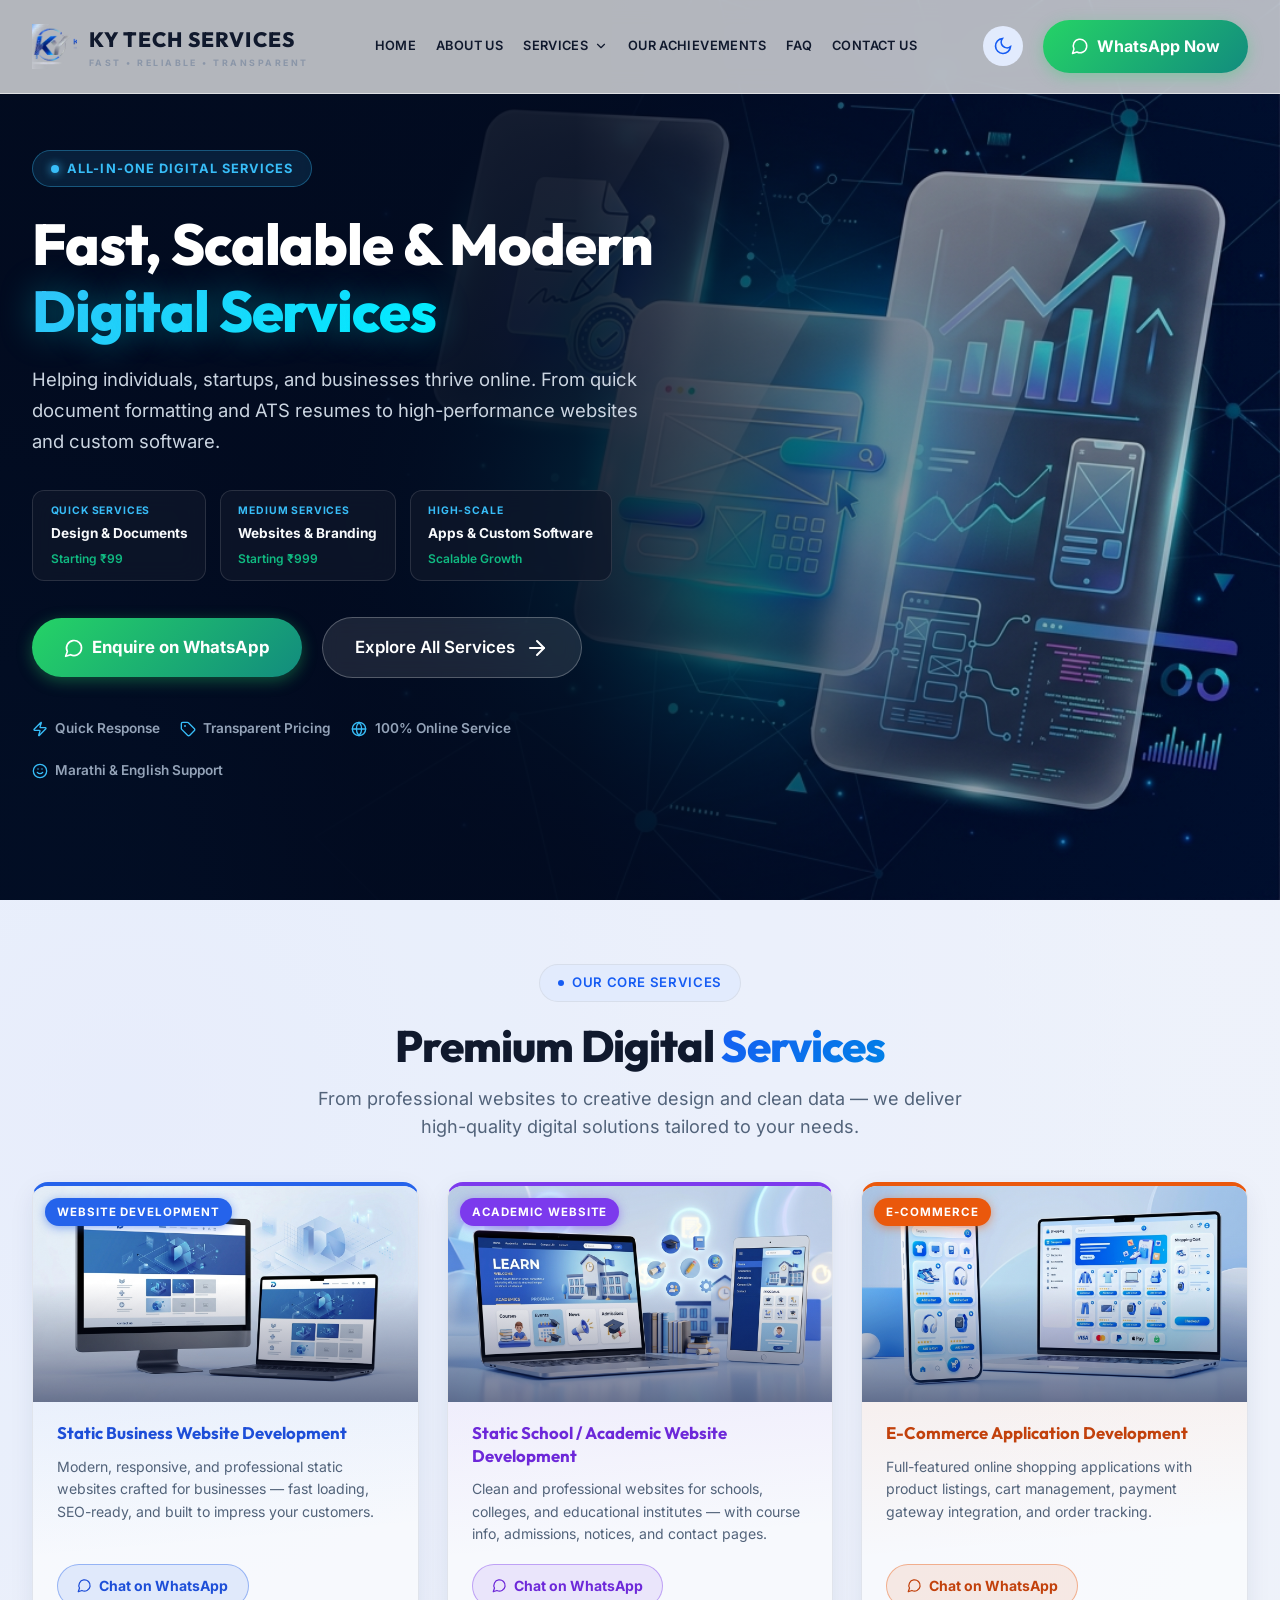
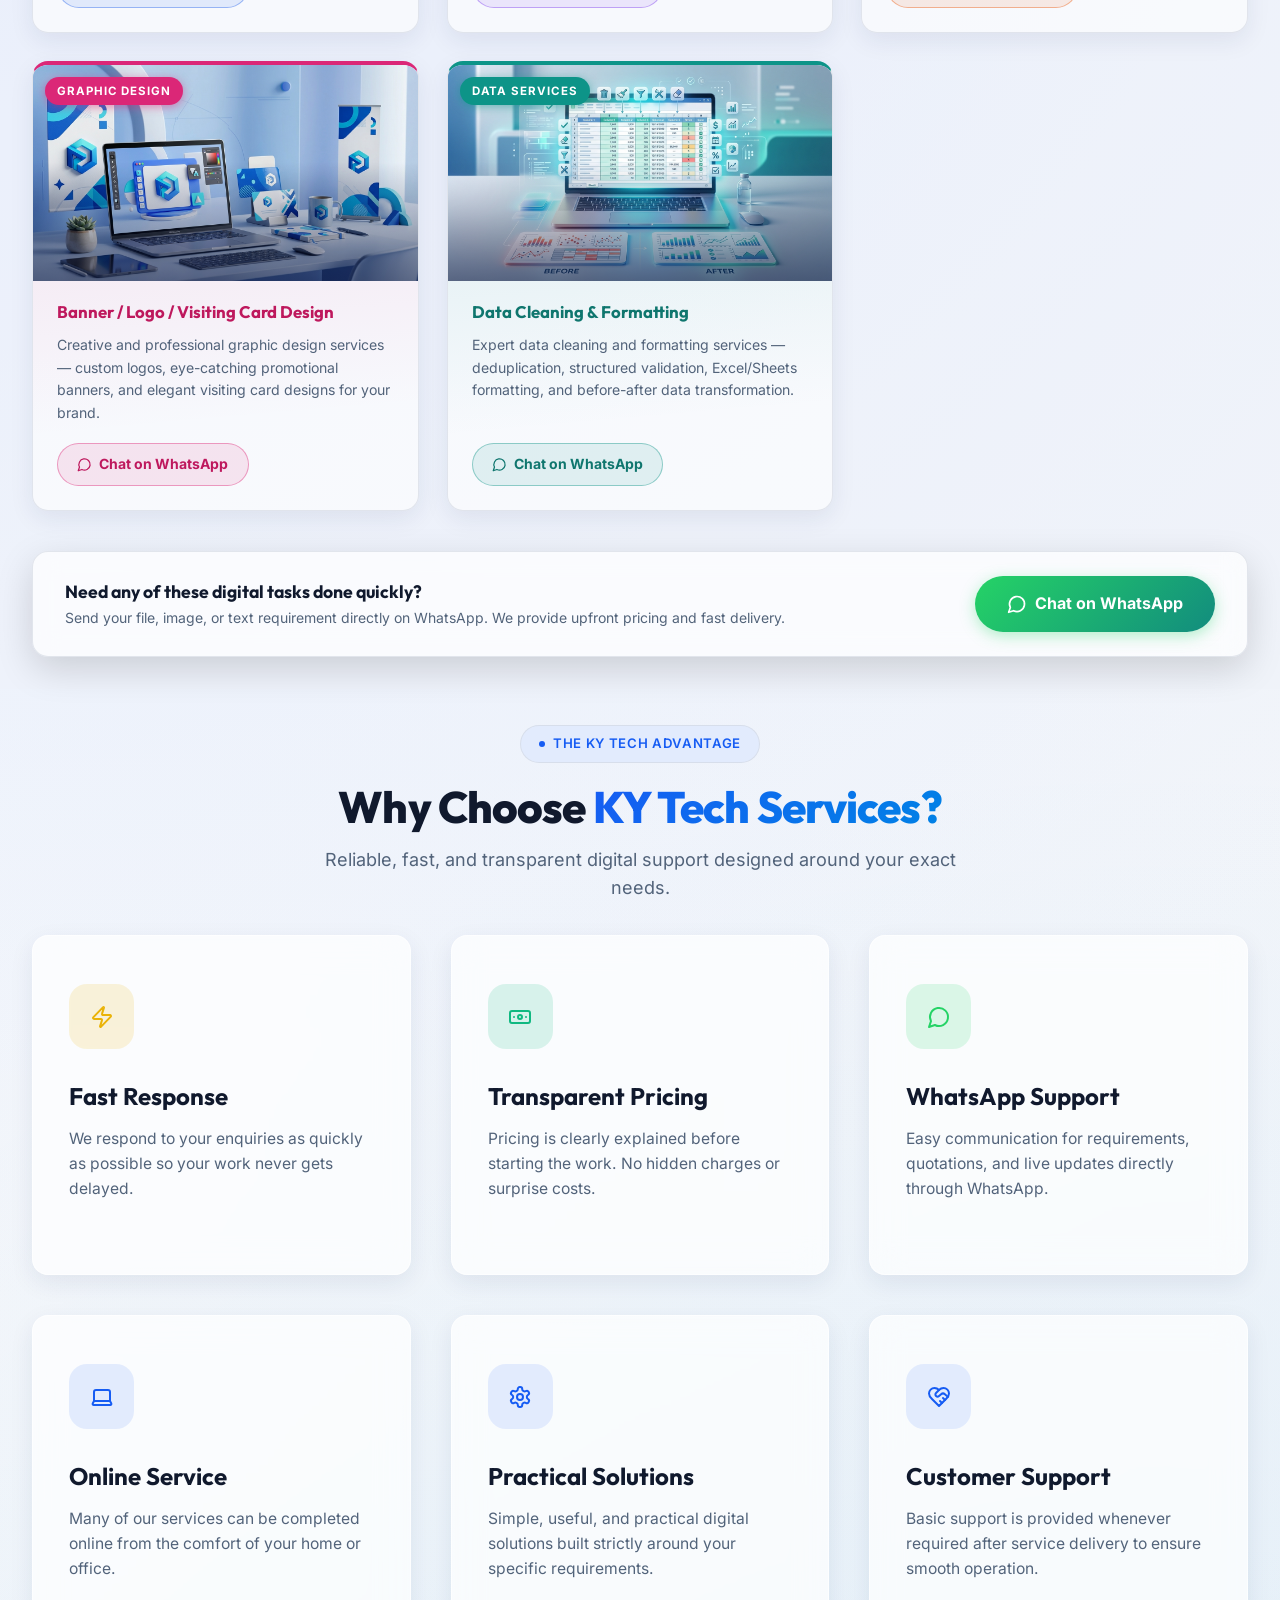
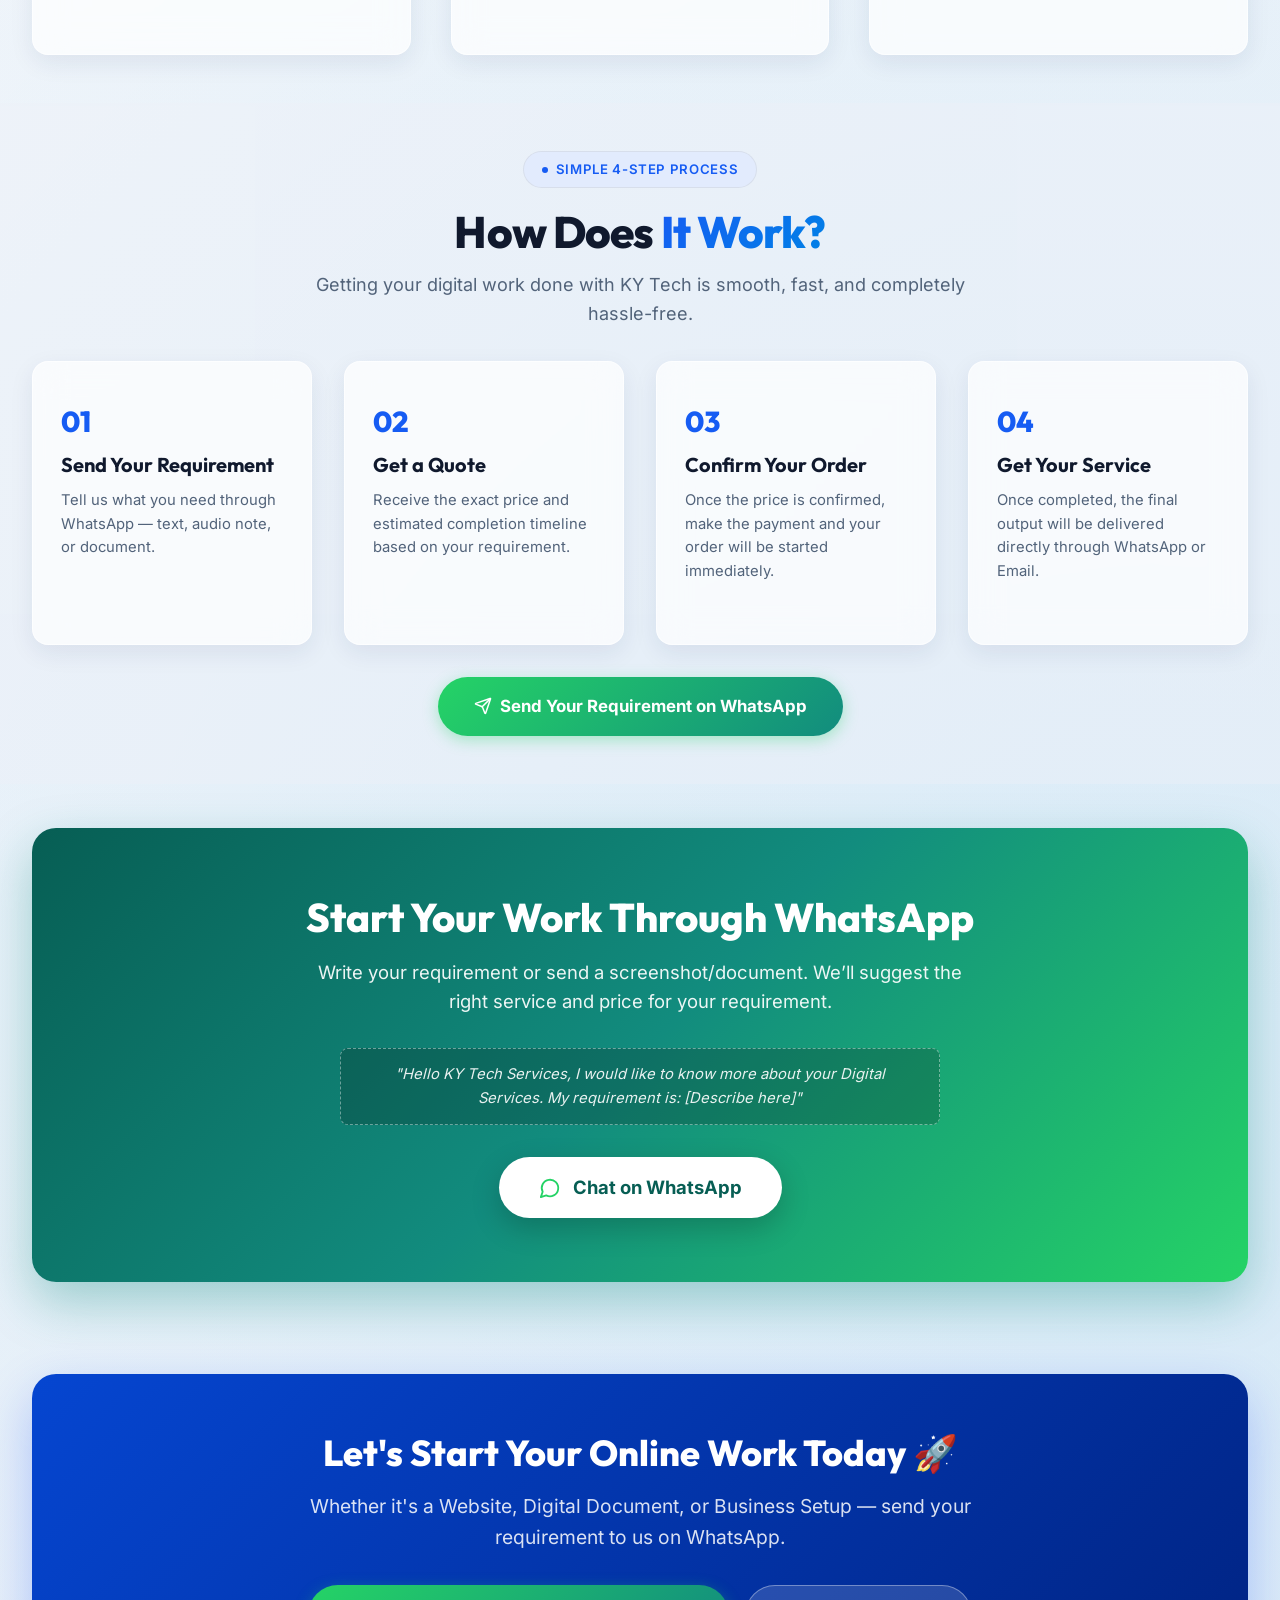
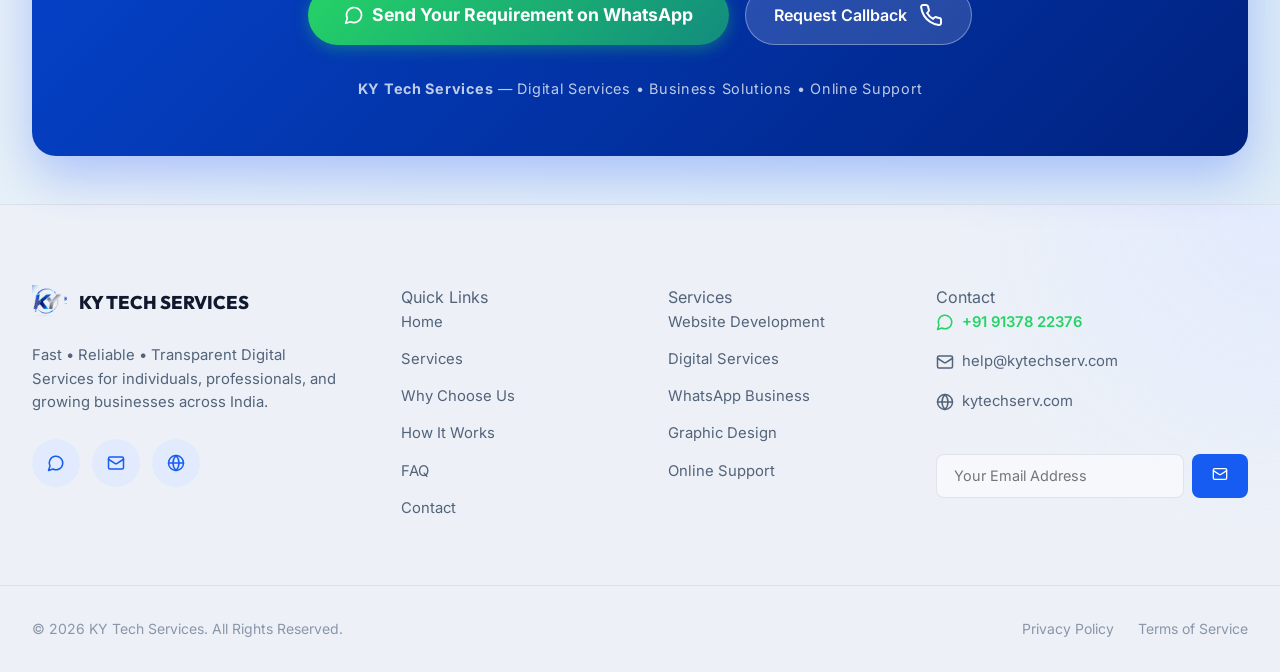
<file: index.html>
<!DOCTYPE html>
<html lang="en">
<head>
    <meta charset="UTF-8">
    <meta name="viewport" content="width=device-width, initial-scale=1.0">
    <meta name="robots" content="index, follow">
    <title>KY Tech Services | Fast & Reliable Digital Services Starting From ₹99</title>
    <meta name="description" content="Website, Business Setup, WhatsApp Business, Digital Documents, and Online Support — All Services in One Place. Quick Response, Transparent Pricing, starting from ₹99.">
    <meta name="keywords" content="KY Tech Services, Digital Services, Website Development, WhatsApp Business Setup, PDF formatting, Resume CV, Graphic Design, Pune, India, Online Support">
    <meta name="author" content="KY Tech Services Pvt Ltd">
    <link rel="canonical" href="https://kytechserv.com/">
    
    <!-- Open Graph Tags -->
    <meta property="og:title" content="KY Tech Services | Fast & Reliable Digital Services From ₹99">
    <meta property="og:description" content="Website, Business Setup, WhatsApp, Digital Documents, and Online Support — All Services in One Place. Starting from ₹99.">
    <meta property="og:image" content="logo.webp">
    <meta property="og:url" content="https://kytechserv.com/">
    <meta property="og:type" content="website">

    <!-- Local Fonts and CSS Links -->
    <link rel="stylesheet" href="fonts.css">
    <link rel="preload" href="styles.css" as="style">
    <link rel="stylesheet" href="styles.css">

    <!-- Favicon -->
    <link rel="icon" type="image/webp" href="logo-icon.webp">
    
    <!-- Local Lucide Icons -->
    <script src="lucide.min.js" defer></script>
</head>
<body data-theme="light">

    <!-- 1. HEADER / NAVIGATION -->
    <header class="header" id="main-header">
        <div class="container navbar">
            <a href="index.html" class="logo-link" id="logo-anchor">
                <img src="logo-icon.webp" alt="KY Tech Logo" class="logo-img-icon" width="45" height="45" style="height: 45px; width: auto; object-fit: contain; transition: transform var(--transition-normal);">
                <div class="logo-text">
                    <span style="font-family: var(--font-heading); font-weight: 800; font-size: 1.3rem; letter-spacing: 0.05em; color: var(--text-primary);">KY TECH SERVICES</span>
                    <span style="display: block; font-size: 0.55rem; font-weight: 700; letter-spacing: 0.28em; color: var(--text-light); text-transform: uppercase;">Fast • Reliable • Transparent</span>
                </div>
            </a>

            <!-- Menu items -->
            <nav class="nav-menu" id="nav-links">
                <a href="index.html" class="nav-link active">Home</a>
                <a href="about.html" class="nav-link">About Us</a>
                <div class="nav-item-dropdown">
                    <a href="services.html" class="nav-link nav-dropdown-toggle">
                        Services <i data-lucide="chevron-down" class="dropdown-chevron"></i>
                    </a>
                    <div class="nav-submenu">
                        <a href="#quick-services" class="submenu-link">
                            <div class="submenu-icon"><i data-lucide="zap"></i></div>
                            <div class="submenu-text">
                                <span class="submenu-title">Quick Services</span>
                                <span class="submenu-sub">Design, Resumes &amp; Data Entry</span>
                            </div>
                        </a>
                        <a href="services.html" class="submenu-link">
                            <div class="submenu-icon"><i data-lucide="layers"></i></div>
                            <div class="submenu-text">
                                <span class="submenu-title">Medium Services</span>
                                <span class="submenu-sub">Websites, Branding &amp; SEO</span>
                            </div>
                        </a>
                        <a href="services.html" class="submenu-link">
                            <div class="submenu-icon"><i data-lucide="rocket"></i></div>
                            <div class="submenu-text">
                                <span class="submenu-title">High Scale Services</span>
                                <span class="submenu-sub">Custom Apps &amp; Enterprise</span>
                            </div>
                        </a>
                    </div>
                </div>
                <a href="achievements.html" class="nav-link">Our Achievements</a>
                <a href="faq.html" class="nav-link">FAQ</a>
                <a href="contact.html" class="nav-link">Contact Us</a>
            </nav>

            <!-- Actions (Theme Toggle & WhatsApp CTA) -->
            <div class="nav-actions">
                <div class="theme-toggle" id="theme-btn" role="button" tabindex="0" title="Toggle Theme" aria-label="Toggle Theme">
                    <svg class="theme-toggle-icon sun-icon" viewBox="0 0 24 24">
                        <circle cx="12" cy="12" r="4" />
                        <path d="M12 2v2M12 20v2M4.93 4.93l1.41 1.41M17.66 17.66l1.41 1.41M2 12h2M20 12h2M6.34 17.66l-1.41 1.41M19.07 4.93l-1.41 1.41" />
                    </svg>
                    <svg class="theme-toggle-icon moon-icon" viewBox="0 0 24 24">
                        <path d="M21 12.79A9 9 0 1 1 11.21 3 7 7 0 0 0 21 12.79z" />
                    </svg>
                </div>
                <a href="https://wa.me/919137822376?text=Hello%20KY%20Tech%20Services%2C%20I%20would%20like%20to%20know%20more%20about%20your%20Digital%20Services.%20My%20requirement%20is%3A%20" target="_blank" rel="noopener" class="btn btn-whatsapp" id="header-whatsapp-btn">
                    <i data-lucide="message-circle" style="width: 18px; height: 18px;"></i> WhatsApp Now
                </a>
                <div class="burger-menu" id="menu-toggle" role="button" tabindex="0" aria-label="Toggle Menu">
                    <div class="burger-line"></div>
                    <div class="burger-line"></div>
                    <div class="burger-line"></div>
                </div>
            </div>
        </div>
    </header>

    <main>

        <!-- 2. HERO SECTION -->
        <section class="hero hero-banner-section" id="home">
            <div class="container">
                <div class="hero-banner-content">
                    
                    <!-- Service Tag Pill -->
                    <div class="hero-service-pill">
                        <span class="hero-pill-dot"></span>
                        <span>All-in-One Digital Services</span>
                    </div>

                    <!-- Main Headline -->
                    <h1 class="hero-banner-title">
                        Fast, Scalable &amp; Modern <span class="text-glow">Digital Services</span>
                    </h1>

                    <!-- Subheading / Value Proposition -->
                    <p class="hero-banner-desc">
                        Helping individuals, startups, and businesses thrive online. From quick document formatting and ATS resumes to high-performance websites and custom software.
                    </p>

                    <!-- 3 Service Level Hierarchy Cards -->
                    <div class="hero-tiers-row">
                        <a href="#quick-services" class="hero-tier-card">
                            <span class="tier-tag">Quick Services</span>
                            <span class="tier-name">Design &amp; Documents</span>
                            <span class="tier-price">Starting ₹99</span>
                        </a>
                        <a href="#website-services" class="hero-tier-card">
                            <span class="tier-tag">Medium Services</span>
                            <span class="tier-name">Websites &amp; Branding</span>
                            <span class="tier-price">Starting ₹999</span>
                        </a>
                        <a href="#services" class="hero-tier-card">
                            <span class="tier-tag">High-Scale</span>
                            <span class="tier-name">Apps &amp; Custom Software</span>
                            <span class="tier-price">Scalable Growth</span>
                        </a>
                    </div>

                    <!-- Hero Call to Actions -->
                    <div class="hero-banner-ctas">
                        <a href="https://wa.me/919137822376?text=Hello%20KY%20Tech%20Services%2C%20I%20would%20like%20to%20enquire%20about%20your%20Digital%20Services.%20My%20requirement%20is%3A%20" target="_blank" rel="noopener" class="btn btn-whatsapp" style="padding: 1rem 2rem; font-size: 1.05rem;">
                            <i data-lucide="message-circle" style="width: 20px; height: 20px;"></i> Enquire on WhatsApp
                        </a>
                        <a href="#services" class="btn btn-glass" style="padding: 1rem 2rem; font-size: 1.05rem;">
                            Explore All Services <i data-lucide="arrow-right" class="btn-icon"></i>
                        </a>
                    </div>

                    <!-- Trust Badges -->
                    <div class="hero-trust-row">
                        <span class="hero-trust-item">
                            <i data-lucide="zap"></i> Quick Response
                        </span>
                        <span class="hero-trust-item">
                            <i data-lucide="tag"></i> Transparent Pricing
                        </span>
                        <span class="hero-trust-item">
                            <i data-lucide="globe"></i> 100% Online Service
                        </span>
                        <span class="hero-trust-item">
                            <i data-lucide="smile"></i> Marathi &amp; English Support
                        </span>
                    </div>

                </div>
            </div>
        </section>

        <!-- 3. FEATURED SERVICES BANNER SECTION -->
        <section class="featured-services-section" id="quick-services" style="padding: 4rem 0 2rem 0; background: hsla(var(--bg-secondary-raw), 0.4);">
            <div class="container">
                <div style="text-align: center; max-width: 750px; margin: 0 auto 2.5rem auto;">
                    <div class="section-tag">
                        <span class="dot"></span> Our Core Services
                    </div>
                    <h2 class="section-title">Premium Digital <span>Services</span></h2>
                    <p class="section-desc" style="margin: 0 auto;">
                        From professional websites to creative design and clean data &mdash; we deliver high-quality digital solutions tailored to your needs.
                    </p>
                </div>

                <!-- Featured Service Banner Cards -->
                <div class="featured-banners-grid">

                    <!-- 1. Static Business Website Development -->
                    <div class="featured-banner-card">
                        <div class="featured-banner-img-wrap">
                            <img src="banner-business-website.jpg" alt="Static Business Website Development" class="featured-banner-img" loading="lazy" width="600" height="338">
                            <div class="featured-banner-overlay"></div>
                            <div class="featured-banner-badge">Website Development</div>
                        </div>
                        <div class="featured-banner-body">
                            <h3 class="featured-banner-title">Static Business Website Development</h3>
                            <p class="featured-banner-desc">Modern, responsive, and professional static websites crafted for businesses &mdash; fast loading, SEO-ready, and built to impress your customers.</p>
                            <a href="https://wa.me/919137822376?text=Hello%20KY%20Tech%2C%20I%20want%20to%20enquire%20about%20Static%20Business%20Website%20Development.%20Details%3A%20" target="_blank" rel="noopener" class="featured-banner-btn">
                                <i data-lucide="message-circle"></i> Chat on WhatsApp
                            </a>
                        </div>
                    </div>

                    <!-- 2. Static School / Academic Website Development -->
                    <div class="featured-banner-card">
                        <div class="featured-banner-img-wrap">
                            <img src="banner-school-website.jpg" alt="Static School / Academic Website Development" class="featured-banner-img" loading="lazy" width="600" height="338">
                            <div class="featured-banner-overlay"></div>
                            <div class="featured-banner-badge">Academic Website</div>
                        </div>
                        <div class="featured-banner-body">
                            <h3 class="featured-banner-title">Static School / Academic Website Development</h3>
                            <p class="featured-banner-desc">Clean and professional websites for schools, colleges, and educational institutes &mdash; with course info, admissions, notices, and contact pages.</p>
                            <a href="https://wa.me/919137822376?text=Hello%20KY%20Tech%2C%20I%20want%20to%20enquire%20about%20Static%20School%20%2F%20Academic%20Website%20Development.%20Details%3A%20" target="_blank" rel="noopener" class="featured-banner-btn">
                                <i data-lucide="message-circle"></i> Chat on WhatsApp
                            </a>
                        </div>
                    </div>

                    <!-- 3. E-Commerce Application Development -->
                    <div class="featured-banner-card">
                        <div class="featured-banner-img-wrap">
                            <img src="banner-ecommerce.jpg" alt="E-Commerce Application Development" class="featured-banner-img" loading="lazy" width="600" height="338">
                            <div class="featured-banner-overlay"></div>
                            <div class="featured-banner-badge">E-Commerce</div>
                        </div>
                        <div class="featured-banner-body">
                            <h3 class="featured-banner-title">E-Commerce Application Development</h3>
                            <p class="featured-banner-desc">Full-featured online shopping applications with product listings, cart management, payment gateway integration, and order tracking.</p>
                            <a href="https://wa.me/919137822376?text=Hello%20KY%20Tech%2C%20I%20want%20to%20enquire%20about%20E-Commerce%20Application%20Development.%20Details%3A%20" target="_blank" rel="noopener" class="featured-banner-btn">
                                <i data-lucide="message-circle"></i> Chat on WhatsApp
                            </a>
                        </div>
                    </div>

                    <!-- 4. Banner / Logo / Visiting Card Design -->
                    <div class="featured-banner-card">
                        <div class="featured-banner-img-wrap">
                            <img src="banner-design-branding.jpg" alt="Banner / Logo / Visiting Card Design" class="featured-banner-img" loading="lazy" width="600" height="338">
                            <div class="featured-banner-overlay"></div>
                            <div class="featured-banner-badge">Graphic Design</div>
                        </div>
                        <div class="featured-banner-body">
                            <h3 class="featured-banner-title">Banner / Logo / Visiting Card Design</h3>
                            <p class="featured-banner-desc">Creative and professional graphic design services &mdash; custom logos, eye-catching promotional banners, and elegant visiting card designs for your brand.</p>
                            <a href="https://wa.me/919137822376?text=Hello%20KY%20Tech%2C%20I%20want%20to%20enquire%20about%20Banner%20%2F%20Logo%20%2F%20Visiting%20Card%20Design.%20Details%3A%20" target="_blank" rel="noopener" class="featured-banner-btn">
                                <i data-lucide="message-circle"></i> Chat on WhatsApp
                            </a>
                        </div>
                    </div>

                    <!-- 5. Data Cleaning & Formatting -->
                    <div class="featured-banner-card">
                        <div class="featured-banner-img-wrap">
                            <img src="banner-data-cleaning.jpg" alt="Data Cleaning &amp; Formatting" class="featured-banner-img" loading="lazy" width="600" height="338">
                            <div class="featured-banner-overlay"></div>
                            <div class="featured-banner-badge">Data Services</div>
                        </div>
                        <div class="featured-banner-body">
                            <h3 class="featured-banner-title">Data Cleaning &amp; Formatting</h3>
                            <p class="featured-banner-desc">Expert data cleaning and formatting services &mdash; deduplication, structured validation, Excel/Sheets formatting, and before-after data transformation.</p>
                            <a href="https://wa.me/919137822376?text=Hello%20KY%20Tech%2C%20I%20want%20to%20enquire%20about%20Data%20Cleaning%20%26%20Formatting.%20Details%3A%20" target="_blank" rel="noopener" class="featured-banner-btn">
                                <i data-lucide="message-circle"></i> Chat on WhatsApp
                            </a>
                        </div>
                    </div>

                </div>

                <!-- Custom Task WhatsApp Strip -->
                <div class="catalogue-cta-strip">
                    <div class="catalogue-cta-text">
                        <h3>Need any of these digital tasks done quickly?</h3>
                        <p>Send your file, image, or text requirement directly on WhatsApp. We provide upfront pricing and fast delivery.</p>
                    </div>
                    <a href="https://wa.me/919137822376?text=Hello%20KY%20Tech%20Services%2C%20I%20have%20a%20requirement%20for%20your%20Digital%20Services%20(Design%2FContent%2FResume%2FData%20Entry).%20Details%3A%20" target="_blank" rel="noopener" class="btn btn-whatsapp" style="padding: 0.95rem 2rem; font-size: 1rem; white-space: nowrap;">
                        <i data-lucide="message-circle" style="width: 20px; height: 20px;"></i> Chat on WhatsApp
                    </a>
                </div>
            </div>
        </section>

        <!-- 5. WHY KY TECH? -->
        <section class="why-us-section" id="why-us" style="padding: 2.25rem 0 3rem 0;">
            <div class="container">
                <div style="text-align: center; max-width: 750px; margin: 0 auto 2rem auto;">
                    <div class="section-tag">
                        <span class="dot"></span> The KY Tech Advantage
                    </div>
                    <h2 class="section-title">Why Choose <span>KY Tech Services?</span></h2>
                    <p class="section-desc" style="margin: 0 auto;">
                        Reliable, fast, and transparent digital support designed around your exact needs.
                    </p>
                </div>

                <div class="services-grid">
                    <!-- Feature 1: Fast Response -->
                    <div class="service-card glass-card">
                        <div class="service-icon-box" style="background: rgba(234, 179, 8, 0.15); color: #eab308;">
                            <i data-lucide="zap"></i>
                        </div>
                        <h3>Fast Response</h3>
                        <p>We respond to your enquiries as quickly as possible so your work never gets delayed.</p>
                    </div>

                    <!-- Feature 2: Transparent Pricing -->
                    <div class="service-card glass-card">
                        <div class="service-icon-box" style="background: rgba(16, 185, 129, 0.15); color: #10b981;">
                            <i data-lucide="banknote"></i>
                        </div>
                        <h3>Transparent Pricing</h3>
                        <p>Pricing is clearly explained before starting the work. No hidden charges or surprise costs.</p>
                    </div>

                    <!-- Feature 3: WhatsApp Support -->
                    <div class="service-card glass-card">
                        <div class="service-icon-box" style="background: rgba(37, 211, 102, 0.15); color: #25D366;">
                            <i data-lucide="message-circle"></i>
                        </div>
                        <h3>WhatsApp Support</h3>
                        <p>Easy communication for requirements, quotations, and live updates directly through WhatsApp.</p>
                    </div>

                    <!-- Feature 4: Online Service -->
                    <div class="service-card glass-card">
                        <div class="service-icon-box">
                            <i data-lucide="laptop"></i>
                        </div>
                        <h3>Online Service</h3>
                        <p>Many of our services can be completed online from the comfort of your home or office.</p>
                    </div>

                    <!-- Feature 5: Practical Solutions -->
                    <div class="service-card glass-card">
                        <div class="service-icon-box">
                            <i data-lucide="settings"></i>
                        </div>
                        <h3>Practical Solutions</h3>
                        <p>Simple, useful, and practical digital solutions built strictly around your specific requirements.</p>
                    </div>

                    <!-- Feature 6: Customer Support -->
                    <div class="service-card glass-card">
                        <div class="service-icon-box">
                            <i data-lucide="heart-handshake"></i>
                        </div>
                        <h3>Customer Support</h3>
                        <p>Basic support is provided whenever required after service delivery to ensure smooth operation.</p>
                    </div>
                </div>
            </div>
        </section>

        <!-- 7. HOW IT WORKS -->
        <section class="how-it-works-section" id="how-it-works" style="padding: 3rem 0; background: hsla(var(--bg-secondary-raw), 0.4);">
            <div class="container">
                <div style="text-align: center; max-width: 750px; margin: 0 auto 2rem auto;">
                    <div class="section-tag">
                        <span class="dot"></span> Simple 4-Step Process
                    </div>
                    <h2 class="section-title">How Does <span>It Work?</span></h2>
                    <p class="section-desc" style="margin: 0 auto;">
                        Getting your digital work done with KY Tech is smooth, fast, and completely hassle-free.
                    </p>
                </div>

                <div class="process-steps-grid">
                    <!-- Step 1 -->
                    <div class="service-card glass-card" style="padding: 2.25rem 1.75rem;">
                        <div style="font-size: 1.8rem; font-weight: 800; color: var(--primary); font-family: var(--font-heading); margin-bottom: 0.5rem;">
                            01
                        </div>
                        <h3 style="font-size: 1.25rem; margin-bottom: 0.75rem;">Send Your Requirement</h3>
                        <p style="font-size: 0.925rem; color: var(--text-secondary); line-height: 1.6;">
                            Tell us what you need through WhatsApp — text, audio note, or document.
                        </p>
                    </div>

                    <!-- Step 2 -->
                    <div class="service-card glass-card" style="padding: 2.25rem 1.75rem;">
                        <div style="font-size: 1.8rem; font-weight: 800; color: var(--primary); font-family: var(--font-heading); margin-bottom: 0.5rem;">
                            02
                        </div>
                        <h3 style="font-size: 1.25rem; margin-bottom: 0.75rem;">Get a Quote</h3>
                        <p style="font-size: 0.925rem; color: var(--text-secondary); line-height: 1.6;">
                            Receive the exact price and estimated completion timeline based on your requirement.
                        </p>
                    </div>

                    <!-- Step 3 -->
                    <div class="service-card glass-card" style="padding: 2.25rem 1.75rem;">
                        <div style="font-size: 1.8rem; font-weight: 800; color: var(--primary); font-family: var(--font-heading); margin-bottom: 0.5rem;">
                            03
                        </div>
                        <h3 style="font-size: 1.25rem; margin-bottom: 0.75rem;">Confirm Your Order</h3>
                        <p style="font-size: 0.925rem; color: var(--text-secondary); line-height: 1.6;">
                            Once the price is confirmed, make the payment and your order will be started immediately.
                        </p>
                    </div>

                    <!-- Step 4 -->
                    <div class="service-card glass-card" style="padding: 2.25rem 1.75rem;">
                        <div style="font-size: 1.8rem; font-weight: 800; color: var(--primary); font-family: var(--font-heading); margin-bottom: 0.5rem;">
                            04
                        </div>
                        <h3 style="font-size: 1.25rem; margin-bottom: 0.75rem;">Get Your Service</h3>
                        <p style="font-size: 0.925rem; color: var(--text-secondary); line-height: 1.6;">
                            Once completed, the final output will be delivered directly through WhatsApp or Email.
                        </p>
                    </div>
                </div>

                <div style="text-align: center; margin-top: 2rem;">
                    <a href="https://wa.me/919137822376?text=Hello%20KY%20Tech%20Services%2C%20I%20am%20sending%20my%20requirement%20to%20get%20started%3A%20" target="_blank" rel="noopener" class="btn btn-whatsapp" style="padding: 1rem 2.25rem; font-size: 1.05rem;">
                        <i data-lucide="send" style="width: 18px; height: 18px;"></i> Send Your Requirement on WhatsApp
                    </a>
                </div>
            </div>
        </section>

        <!-- 10. WHATSAPP CTA SECTION -->
        <section class="whatsapp-cta-section" id="whatsapp-cta" style="padding: 2.75rem 0;">
            <div class="container">
                <div class="whatsapp-cta-banner">
                    <h2>Start Your Work Through WhatsApp</h2>
                    <p>
                        Write your requirement or send a screenshot/document. We’ll suggest the right service and price for your requirement.
                    </p>

                    <div class="whatsapp-prefill-box">
                        "Hello KY Tech Services, I would like to know more about your Digital Services. My requirement is: [Describe here]"
                    </div>

                    <a href="https://wa.me/919137822376?text=Hello%20KY%20Tech%20Services%2C%20I%20would%20like%20to%20know%20more%20about%20your%20Digital%20Services.%20My%20requirement%20is%3A%20" target="_blank" rel="noopener" class="btn" style="background: #ffffff; color: #075E54; font-weight: 800; font-size: 1.15rem; padding: 1rem 2.5rem; box-shadow: 0 10px 30px rgba(0, 0, 0, 0.2);">
                        <i data-lucide="message-circle" style="width: 22px; height: 22px; color: #25D366;"></i> Chat on WhatsApp
                    </a>
                </div>
            </div>
        </section>

        <!-- 12. FINAL CTA -->
        <section class="final-cta-section" id="contact" style="padding: 3rem 0;">
            <div class="container">
                <div class="achievement-cta-card" style="background: linear-gradient(135deg, hsl(221, 95%, 42%) 0%, hsl(224, 100%, 25%) 100%);">
                    <h2>Let's Start Your Online Work Today 🚀</h2>
                    <p style="font-size: 1.2rem; max-width: 700px; margin: 0 auto 2rem auto;">
                        Whether it's a Website, Digital Document, or Business Setup — send your requirement to us on WhatsApp.
                    </p>
                    <div style="display: flex; justify-content: center; gap: 1rem; flex-wrap: wrap;">
                        <a href="https://wa.me/919137822376?text=Hello%20KY%20Tech%20Services%2C%20let%27s%20start%20my%20online%20work%20today!%20My%20requirement%3A%20" target="_blank" rel="noopener" class="btn btn-whatsapp" style="padding: 1rem 2.25rem; font-size: 1.1rem;">
                            <i data-lucide="message-circle" style="width: 20px; height: 20px;"></i> Send Your Requirement on WhatsApp
                        </a>
                        <button class="btn btn-secondary" id="cta-quote-btn" style="background: rgba(255,255,255,0.15); color: #fff; border: 1px solid rgba(255,255,255,0.35);">
                            Request Callback <i data-lucide="phone" class="btn-icon"></i>
                        </button>
                    </div>
                    <div style="margin-top: 2rem; font-size: 0.9rem; color: rgba(255, 255, 255, 0.75); letter-spacing: 0.05em;">
                        <strong>KY Tech Services</strong> — Digital Services • Business Solutions • Online Support
                    </div>
                </div>
            </div>
        </section>

    </main>

    <!-- 13. FOOTER -->
    <footer class="footer">
        <div class="container footer-grid">
            <div class="footer-col">
                <a href="#home" class="logo-link">
                    <img src="logo-icon.webp" alt="KY Tech Logo" class="logo-img-icon" width="35" height="35" style="height: 35px; width: auto; object-fit: contain;" loading="lazy">
                    <span style="font-family: var(--font-heading); font-weight: 800; font-size: 1.15rem; color: var(--text-primary);">KY TECH SERVICES</span>
                </a>
                <p class="footer-desc">Fast • Reliable • Transparent Digital Services for individuals, professionals, and growing businesses across India.</p>
                <div class="footer-socials">
                    <a href="https://wa.me/919137822376" target="_blank" rel="noopener" class="btn-circle" aria-label="WhatsApp">
                        <i data-lucide="message-circle" style="width: 18px; height: 18px;"></i>
                    </a>
                    <a href="mailto:help@kytechserv.com" class="btn-circle" aria-label="Email">
                        <i data-lucide="mail" style="width: 18px; height: 18px;"></i>
                    </a>
                    <a href="https://kytechserv.com" target="_blank" rel="noopener" class="btn-circle" aria-label="Website">
                        <i data-lucide="globe" style="width: 18px; height: 18px;"></i>
                    </a>
                </div>
            </div>

            <div class="footer-col">
                <div class="footer-col-title">Quick Links</div>
                <div class="footer-links">
                    <a href="#home">Home</a>
                    <a href="services.html">Services</a>
                    <a href="#why-us">Why Choose Us</a>
                    <a href="#how-it-works">How It Works</a>
                    <a href="faq.html">FAQ</a>
                    <a href="#contact">Contact</a>
                </div>
            </div>

            <div class="footer-col">
                <div class="footer-col-title">Services</div>
                <div class="footer-links">
                    <a href="services.html">Website Development</a>
                    <a href="#quick-services">Digital Services</a>
                    <a href="services.html">WhatsApp Business</a>
                    <a href="#quick-services">Graphic Design</a>
                    <a href="services.html">Online Support</a>
                </div>
            </div>

            <div class="footer-col">
                <div class="footer-col-title">Contact</div>
                <div class="footer-links" style="gap: 1rem;">
                    <a href="https://wa.me/919137822376" target="_blank" rel="noopener" style="display: flex; align-items: center; gap: 0.5rem; color: #25D366; font-weight: 600;">
                        <i data-lucide="message-circle" style="width: 18px; height: 18px;"></i> +91 91378 22376
                    </a>
                    <a href="mailto:help@kytechserv.com" style="display: flex; align-items: center; gap: 0.5rem;">
                        <i data-lucide="mail" style="width: 18px; height: 18px;"></i> help@kytechserv.com
                    </a>
                    <a href="https://kytechserv.com" target="_blank" rel="noopener" style="display: flex; align-items: center; gap: 0.5rem;">
                        <i data-lucide="globe" style="width: 18px; height: 18px;"></i> kytechserv.com
                    </a>
                </div>
                <div style="margin-top: 1.5rem; width: 100%;">
                    <form class="newsletter-form" id="newsletter-form-element">
                        <input type="hidden" name="_captcha" value="false">
                        <input type="email" class="newsletter-input" name="Email" placeholder="Your Email Address" required aria-label="Newsletter Email">
                        <button type="submit" class="newsletter-btn" aria-label="Subscribe">
                            <i data-lucide="mail" style="width: 16px; height: 16px;"></i>
                        </button>
                    </form>
                </div>
            </div>
        </div>

        <div class="container footer-bottom">
            <p>&copy; 2026 KY Tech Services. All Rights Reserved.</p>
            <div class="footer-bottom-links">
                <a href="#" id="privacy-link">Privacy Policy</a>
                <a href="#" id="terms-link">Terms of Service</a>
            </div>
        </div>
    </footer>

    <!-- Get a Quote Modal -->
    <div class="modal-overlay" id="quote-modal-overlay">
        <div class="modal-content glass-card">
            <button class="modal-close-btn" id="modal-close-icon" aria-label="Close Modal">&times;</button>
            <div class="modal-header">
                <h2>Request a Callback</h2>
                <p>Provide details about your project and we'll connect with you directly.</p>
            </div>
            
            <div class="form-alert form-alert-success" id="modal-success-alert">
                <i data-lucide="check-circle"></i>
                <span>Thank you! Your request has been received.</span>
            </div>

            <form id="modal-quote-form">
                <input type="hidden" name="_captcha" value="false">
                <div class="form-group">
                    <label for="modal-name" class="form-label">Your Name</label>
                    <input type="text" id="modal-name" name="Name" class="form-control" placeholder="Jane Smith" required>
                </div>
                <div class="form-group">
                    <label for="modal-email" class="form-label">Phone / WhatsApp Number</label>
                    <input type="text" id="modal-email" name="Contact" class="form-control" placeholder="+91 9876543210" required>
                </div>
                <div class="form-group">
                    <label for="modal-budget" class="form-label">Service Needed</label>
                    <select id="modal-budget" name="Budget" class="form-control" required style="appearance: none; -webkit-appearance: none;">
                        <option value="" disabled selected>Select service</option>
                        <option value="quick-services">Quick Digital Services (From ₹99)</option>
                        <option value="website">Website Development (From ₹999)</option>
                        <option value="whatsapp-setup">WhatsApp Business Setup</option>
                        <option value="resume-design">Resume / Design Work</option>
                        <option value="other">Other Inquiry</option>
                    </select>
                </div>
                <div class="form-group">
                    <label for="modal-desc" class="form-label">Requirement Details</label>
                    <textarea id="modal-desc" name="Summary" class="form-control" placeholder="Describe your requirement..." required></textarea>
                </div>
                <button type="submit" class="btn btn-primary form-submit-btn">
                    Submit Request <i data-lucide="arrow-right" class="btn-icon"></i>
                </button>
            </form>
        </div>
    </div>

    <!-- Success Notification Modal -->
    <div class="modal-overlay" id="success-modal-overlay">
        <div class="modal-content glass-card" style="max-width: 420px; text-align: center; padding: 2.5rem 2rem;">
            <button class="modal-close-btn" id="success-modal-close-icon" aria-label="Close Modal">&times;</button>
            <div style="width: 60px; height: 60px; border-radius: 50%; background: rgba(16, 185, 129, 0.15); color: #10b981; display: flex; align-items: center; justify-content: center; font-size: 2.2rem; margin: 0 auto 1.25rem; border: 1px solid rgba(16, 185, 129, 0.3); box-shadow: 0 0 20px rgba(16, 185, 129, 0.2);">
                <i data-lucide="check-circle" style="width: 32px; height: 32px;"></i>
            </div>
            <h2 style="font-size: 1.6rem; font-weight: 800; margin-bottom: 0.5rem; font-family: var(--font-heading); color: var(--text-primary);">Request Sent!</h2>
            <p style="font-size: 0.925rem; color: var(--text-secondary); margin-bottom: 1.5rem; line-height: 1.5;">Thank you for reaching out. We will get back to you promptly on WhatsApp or Call.</p>
            <button class="btn btn-primary" id="success-modal-btn" style="width: 100%;">Got it</button>
        </div>
    </div>

    <!-- Privacy Policy Modal -->
    <div class="modal-overlay" id="privacy-modal-overlay">
        <div class="modal-content glass-card" style="max-width: 720px; max-height: 80vh; display: flex; flex-direction: column; text-align: left;">
            <button class="modal-close-btn" id="privacy-modal-close-icon" aria-label="Close Modal">&times;</button>
            <div class="modal-header" style="margin-bottom: 1.5rem; flex-shrink: 0; text-align: left;">
                <h2 style="font-family: var(--font-heading); font-weight: 800; font-size: 1.8rem; color: var(--text-primary);">Privacy Policy</h2>
                <p style="color: var(--text-light); font-size: 0.9rem;">KY Tech Services | Effective: May 2026</p>
            </div>
            <div class="privacy-modal-body" style="overflow-y: auto; padding-right: 0.5rem; color: var(--text-secondary); line-height: 1.6; font-size: 0.95rem;">
                <p style="margin-bottom: 1rem;">At KY Tech Services, we value your privacy and are committed to protecting your personal information. This Privacy Policy explains how we handle your information when you connect with us or use our digital services.</p>
                <h3 style="color: var(--text-primary); font-size: 1.15rem; font-weight: 700; margin-top: 1.5rem; margin-bottom: 0.5rem;">Data Protection</h3>
                <p style="margin-bottom: 1rem;">We implement strict security measures to protect documents, contacts, and personal information shared with us for processing.</p>
                <address style="font-style: normal; margin-left: 0.5rem; line-height: 1.7; border-left: 3px solid var(--primary); padding-left: 0.75rem; margin-bottom: 1rem;">
                    <strong>KY Tech Services</strong><br>
                    Email: <a href="mailto:help@kytechserv.com" style="color: var(--primary); text-decoration: none;">help@kytechserv.com</a><br>
                    WhatsApp: <a href="https://wa.me/919137822376" style="color: var(--primary); text-decoration: none;">+91 91378 22376</a>
                </address>
            </div>
        </div>
    </div>

    <!-- Terms of Service Modal -->
    <div class="modal-overlay" id="terms-modal-overlay">
        <div class="modal-content glass-card" style="max-width: 720px; max-height: 80vh; display: flex; flex-direction: column; text-align: left;">
            <button class="modal-close-btn" id="terms-modal-close-icon" aria-label="Close Modal">&times;</button>
            <div class="modal-header" style="margin-bottom: 1.5rem; flex-shrink: 0; text-align: left;">
                <h2 style="font-family: var(--font-heading); font-weight: 800; font-size: 1.8rem; color: var(--text-primary);">Terms of Service</h2>
                <p style="color: var(--text-light); font-size: 0.9rem;">KY Tech Services | Effective: May 2026</p>
            </div>
            <div class="privacy-modal-body" style="overflow-y: auto; padding-right: 0.5rem; color: var(--text-secondary); line-height: 1.6; font-size: 0.95rem;">
                <p style="margin-bottom: 1rem;">By using KY Tech Services, you agree to clear and upfront project timelines and quotation terms established before project initiation.</p>
            </div>
        </div>
    </div>

    <!-- JS Logic -->
    <script src="app.js" defer></script>
</body>
</html>
</file>
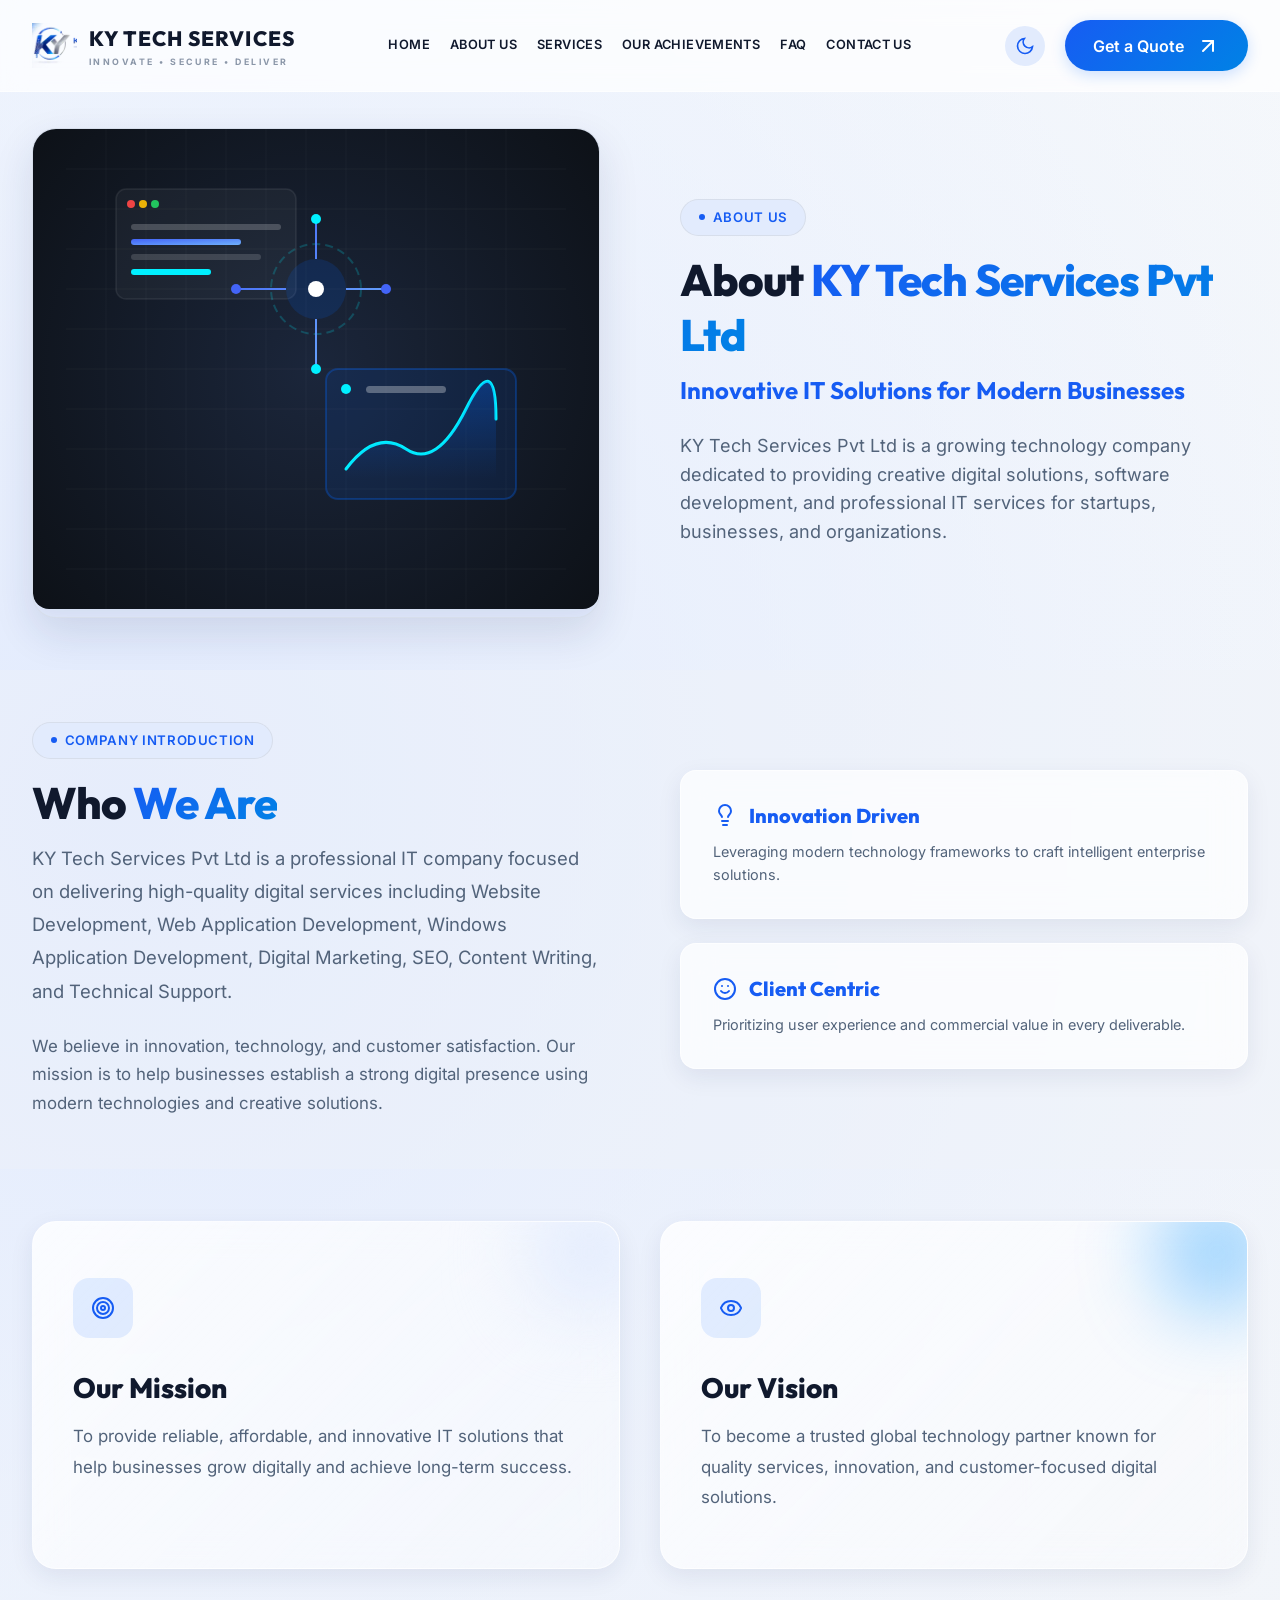
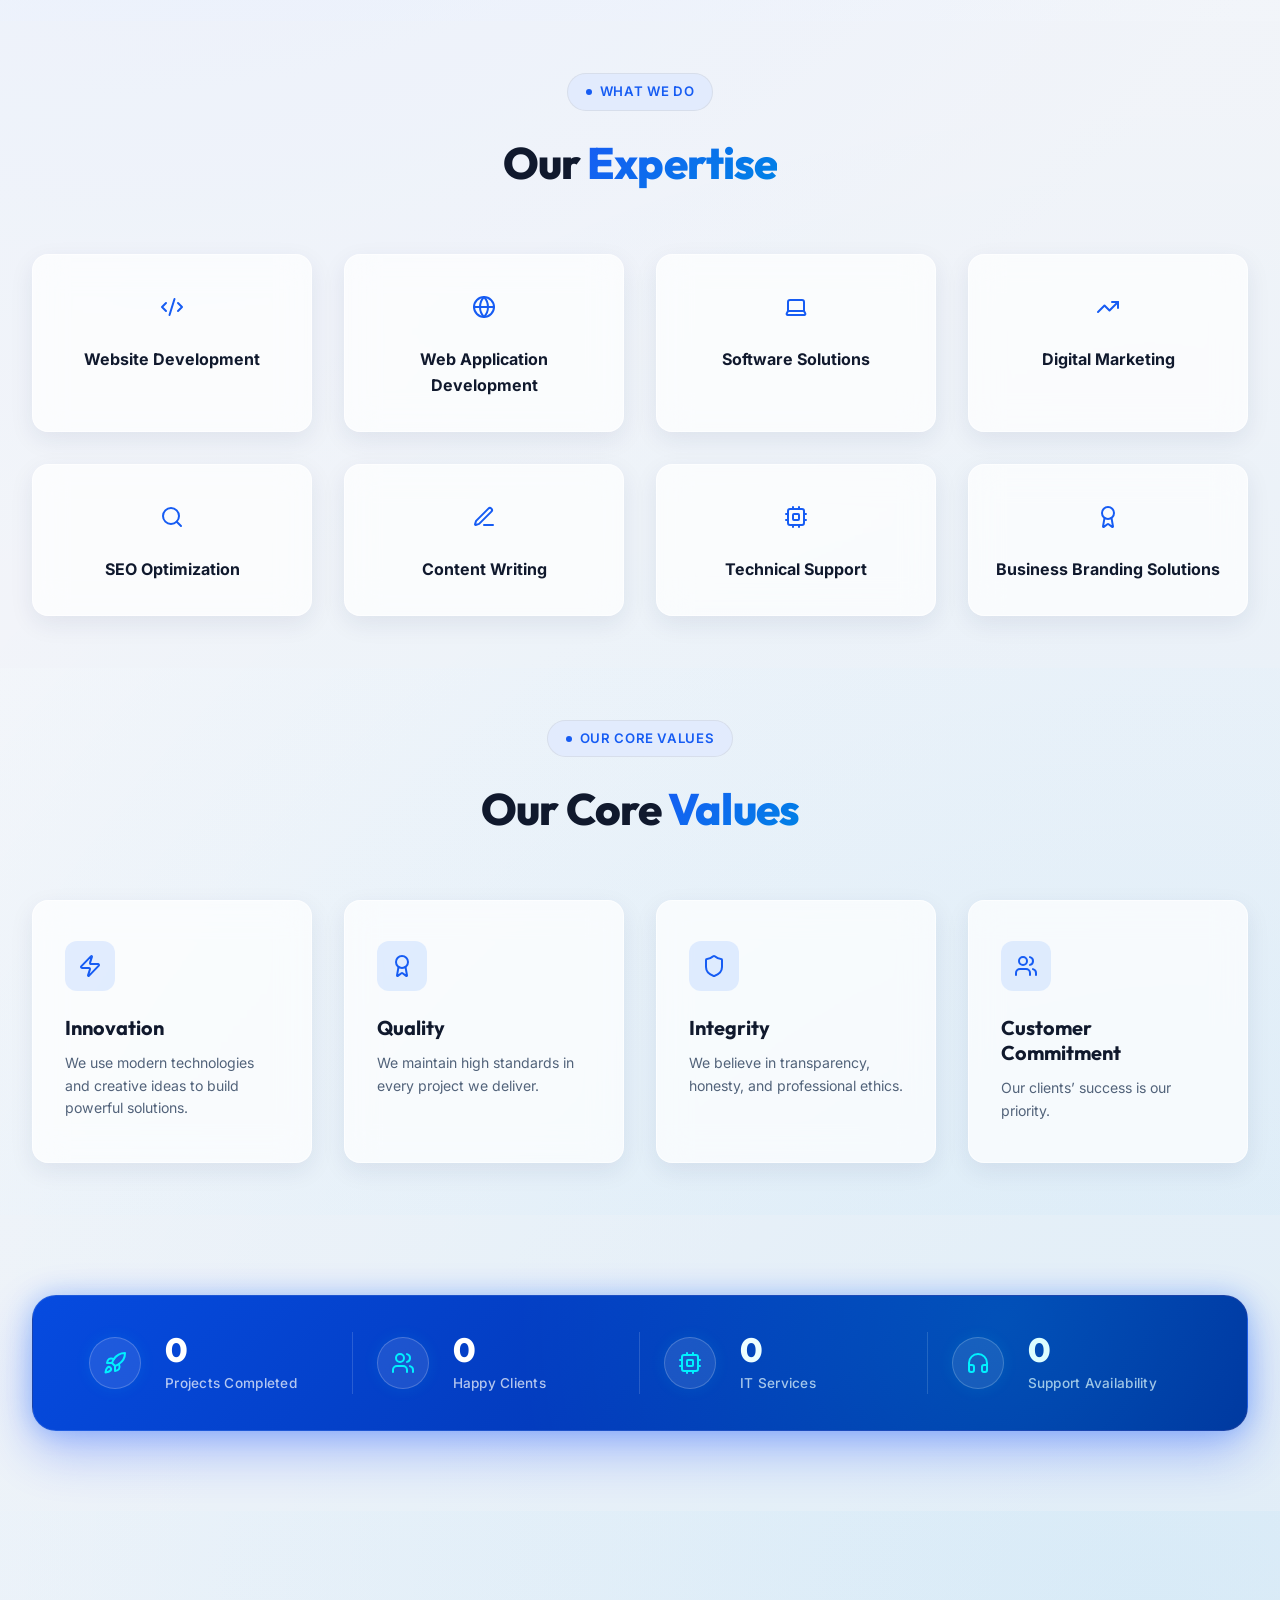
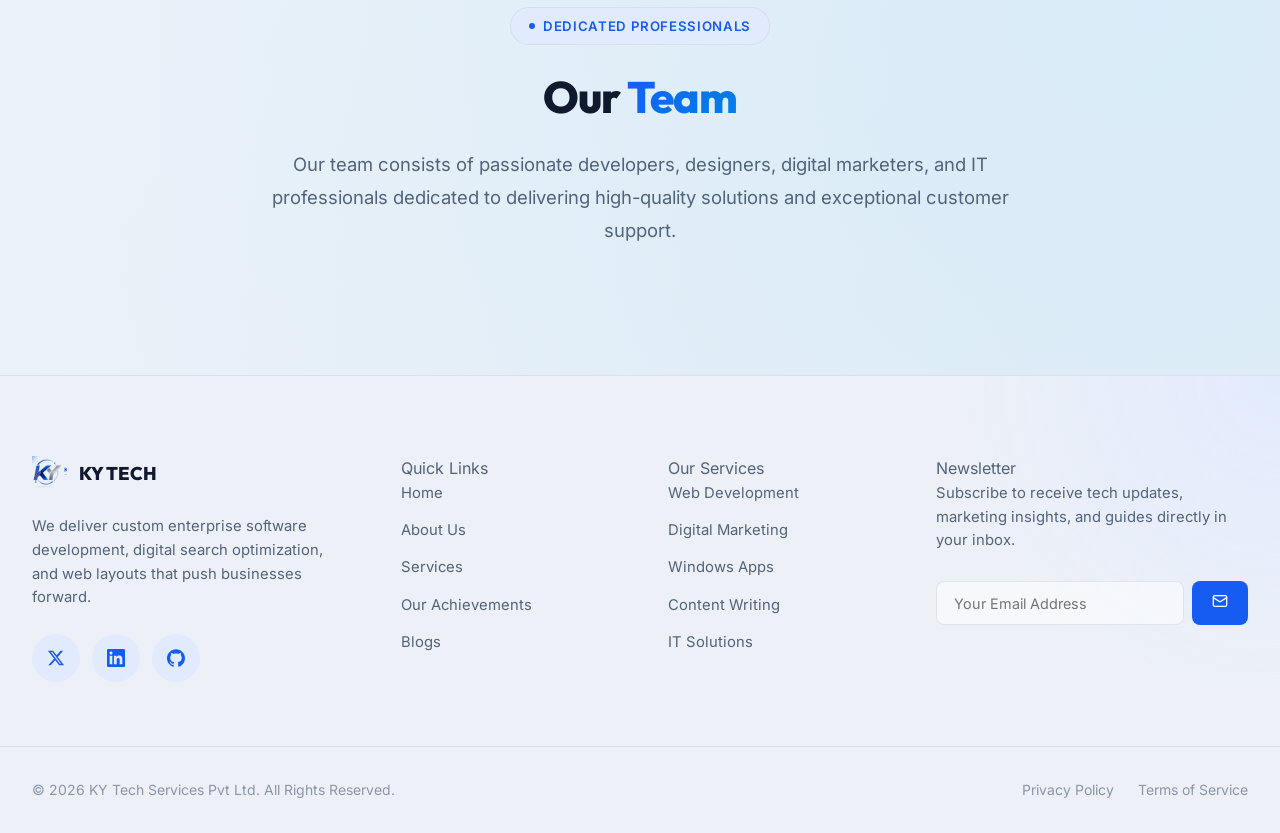
<file: about.html>
<!DOCTYPE html>
<html lang="en">
<head>
    <meta charset="UTF-8">
    <meta name="viewport" content="width=device-width, initial-scale=1.0">
    <meta name="robots" content="index, follow">
    <title>About KY Tech Services Pvt Ltd | Trusted IT Company</title>
    <meta name="description" content="KY Tech Services Pvt Ltd provides professional Website Development, SEO, Digital Marketing, Software Development, Content Writing, and complete IT solutions for startups, businesses, and brands across India.">
    <meta name="keywords" content="IT services, Web development, digital marketing, app development, content writing, SEO, tech solutions">
    <meta name="author" content="KY Tech Services Pvt Ltd">
    <link rel="canonical" href="https://kytechserv.com/about">
    
    <!-- Open Graph Tags -->
    <meta property="og:title" content="About KY Tech Services Pvt Ltd | Trusted IT Company">
    <meta property="og:description" content="KY Tech Services Pvt Ltd provides professional Website Development, SEO, Digital Marketing, Software Development, Content Writing, and complete IT solutions for startups, businesses, and brands across India.">
    <meta property="og:image" content="assets/og-image.jpg">
    <meta property="og:url" content="https://kytechserv.com/about">
    <meta property="og:type" content="website">

    <!-- Local Fonts and CSS Links -->
    <link rel="stylesheet" href="fonts.css">
    <link rel="preload" href="styles.css" as="style">
    <link rel="stylesheet" href="styles.css">

    <!-- Favicon -->
    <link rel="icon" type="image/webp" href="logo-icon.webp">
    
    <!-- Local Lucide Icons -->
    <script src="lucide.min.js" defer></script>
</head>
<body data-theme="light">

    <!-- Header Navbar -->
    <header class="header" id="main-header">
        <div class="container navbar">
            <a href="index.html" class="logo-link" id="logo-anchor">
                <img src="logo-icon.webp" alt="KY Tech Logo" class="logo-img-icon" width="45" height="45" style="height: 45px; width: auto; object-fit: contain; transition: transform var(--transition-normal);">
                <div class="logo-text">
                    <span style="font-family: var(--font-heading); font-weight: 800; font-size: 1.3rem; letter-spacing: 0.05em; color: var(--text-primary);">KY TECH SERVICES</span>
                    <span style="display: block; font-size: 0.55rem; font-weight: 700; letter-spacing: 0.28em; color: var(--text-light); text-transform: uppercase;">Innovate • Secure • Deliver</span>
                </div>
            </a>

            <!-- Menu items -->
            <nav class="nav-menu" id="nav-links">
                <a href="index.html" class="nav-link">Home</a>
                <a href="about.html" class="nav-link active">About Us</a>
                <a href="services.html" class="nav-link">Services</a>
                <a href="achievements.html" class="nav-link">Our Achievements</a>
                <a href="faq.html" class="nav-link">FAQ</a>
                <a href="contact.html" class="nav-link">Contact Us</a>
            </nav>

            <!-- Actions (Theme Toggle & CTA) -->
            <div class="nav-actions">
                <div class="theme-toggle" id="theme-btn" role="button" tabindex="0" title="Toggle Theme" aria-label="Toggle Theme">
                    <svg class="theme-toggle-icon sun-icon" viewBox="0 0 24 24">
                        <circle cx="12" cy="12" r="4" />
                        <path d="M12 2v2M12 20v2M4.93 4.93l1.41 1.41M17.66 17.66l1.41 1.41M2 12h2M20 12h2M6.34 17.66l-1.41 1.41M19.07 4.93l-1.41 1.41" />
                    </svg>
                    <svg class="theme-toggle-icon moon-icon" viewBox="0 0 24 24">
                        <path d="M21 12.79A9 9 0 1 1 11.21 3 7 7 0 0 0 21 12.79z" />
                    </svg>
                </div>
                <button class="btn btn-primary btn-cta" id="cta-quote-btn">
                    Get a Quote <i data-lucide="arrow-up-right" class="btn-icon"></i>
                </button>
                <div class="burger-menu" id="menu-toggle" role="button" tabindex="0" aria-label="Toggle Menu">
                    <div class="burger-line"></div>
                    <div class="burger-line"></div>
                    <div class="burger-line"></div>
                </div>
            </div>
        </div>
    </header>
    <main>

    <!-- About Us Hero Section -->
    <section class="about-hero" id="about-hero" style="padding-top: 8rem; min-height: 70vh; display: flex; align-items: center;">
        <div class="container about-grid">
            <div class="about-img-container">
                <div class="about-img-box" style="position: relative;">
                    <!-- Clean SVG Vector representing high-tech software engineering -->
                    <svg viewBox="0 0 500 480" width="100%" height="480px" style="background: radial-gradient(circle at center, #1b263b 0%, #0d1117 100%); border-radius: var(--radius-md); box-shadow: var(--shadow-md);">
                        <defs>
                            <linearGradient id="gridGrad" x1="0%" y1="0%" x2="0%" y2="100%">
                                <stop offset="0%" stop-color="rgba(0, 102, 255, 0.3)" />
                                <stop offset="100%" stop-color="rgba(0, 102, 255, 0)" />
                            </linearGradient>
                            <linearGradient id="logoGrad" x1="0%" y1="0%" x2="100%" y2="100%">
                                <stop offset="0%" stop-color="#4364f7" />
                                <stop offset="100%" stop-color="#6fb1fc" />
                            </linearGradient>
                        </defs>
                        <!-- Grid lines -->
                        <path d="M0 40 H500 M0 80 H500 M0 120 H500 M0 160 H500 M0 200 H500 M0 240 H500 M0 280 H500 M0 320 H500 M0 360 H500 M0 400 H500 M0 440 H500" stroke="rgba(255,255,255,0.03)" stroke-width="1" />
                        <path d="M40 0 V480 M80 0 V480 M120 0 V480 M160 0 V480 M200 0 V480 M240 0 V480 M280 0 V480 M320 0 V480 M360 0 V480 M400 0 V480 M440 0 V480" stroke="rgba(255,255,255,0.03)" stroke-width="1" />
                        
                        <!-- Floating glowing code cards in SVG -->
                        <g transform="translate(50, 60)">
                            <rect width="180" height="110" rx="10" fill="rgba(255,255,255,0.04)" stroke="rgba(255,255,255,0.08)" stroke-width="1.5" />
                            <circle cx="15" cy="15" r="4" fill="#ef4444" />
                            <circle cx="27" cy="15" r="4" fill="#eab308" />
                            <circle cx="39" cy="15" r="4" fill="#22c55e" />
                            <rect x="15" y="35" width="150" height="6" rx="3" fill="rgba(255,255,255,0.2)" />
                            <rect x="15" y="50" width="110" height="6" rx="3" fill="url(#logoGrad)" />
                            <rect x="15" y="65" width="130" height="6" rx="3" fill="rgba(255,255,255,0.15)" />
                            <rect x="15" y="80" width="80" height="6" rx="3" fill="#00f0ff" />
                        </g>

                        <g transform="translate(260, 240)">
                            <rect width="190" height="130" rx="12" fill="rgba(0,102,255,0.1)" stroke="rgba(0,102,255,0.3)" stroke-width="2" />
                            <circle cx="20" cy="20" r="5" fill="#00f0ff" />
                            <rect x="40" y="17" width="80" height="7" rx="3.5" fill="rgba(255,255,255,0.3)" />
                            <path d="M 20 100 Q 50 60 80 80 T 140 40 T 170 50" fill="none" stroke="#00f0ff" stroke-width="3" stroke-linecap="round" />
                            <path d="M 20 100 Q 50 60 80 80 T 140 40 T 170 50 L 170 110 L 20 110 Z" fill="url(#gridGrad)" />
                        </g>

                        <!-- Central Connection Hub with circuit nodes -->
                        <g transform="translate(250, 160)">
                            <circle cx="0" cy="0" r="45" fill="none" stroke="rgba(0, 240, 255, 0.2)" stroke-width="2" stroke-dasharray="8 5" />
                            <circle cx="0" cy="0" r="30" fill="rgba(0, 102, 255, 0.15)" />
                            <path d="M0 -30 L0 -70 M30 0 L70 0 M0 30 L0 80 M-30 0 L-80 0" stroke="url(#logoGrad)" stroke-width="2" />
                            <circle cx="0" cy="-70" r="5" fill="#00f0ff" />
                            <circle cx="70" cy="0" r="5" fill="#4364f7" />
                            <circle cx="0" cy="80" r="5" fill="#00f0ff" />
                            <circle cx="-80" cy="0" r="5" fill="#4364f7" />
                            <circle cx="0" cy="0" r="8" fill="#fff" />
                        </g>
                    </svg>
                </div>
            </div>
            <div class="about-content">
                <div class="section-tag">
                    <span class="dot"></span> About Us
                </div>
                <h1 class="section-title">About <span>KY Tech Services Pvt Ltd</span></h1>
                <h2 style="font-size: 1.5rem; font-weight: 700; color: var(--primary); margin-bottom: 1.5rem; line-height: 1.4;">Innovative IT Solutions for Modern Businesses</h2>
                <p class="section-desc" style="max-width: 100%; margin-bottom: 0;">
                    KY Tech Services Pvt Ltd is a growing technology company dedicated to providing creative digital solutions, software development, and professional IT services for startups, businesses, and organizations.
                </p>
            </div>
        </div>
    </section>

    <!-- Who We Are Section -->
    <section class="who-we-are" id="who-we-are" style="background: hsla(var(--bg-secondary-raw), 0.35);">
        <div class="container about-grid">
            <div class="intro-content">
                <div class="section-tag">
                    <span class="dot"></span> Company Introduction
                </div>
                <h2 class="section-title">Who <span>We Are</span></h2>
                <p class="section-desc-accent" style="font-size: 1.15rem; line-height: 1.8; color: var(--text-secondary); margin-bottom: 1.5rem;">
                    KY Tech Services Pvt Ltd is a professional IT company focused on delivering high-quality digital services including Website Development, Web Application Development, Windows Application Development, Digital Marketing, SEO, Content Writing, and Technical Support.
                </p>
                <p style="font-size: 1.05rem; line-height: 1.7; color: var(--text-secondary);">
                    We believe in innovation, technology, and customer satisfaction. Our mission is to help businesses establish a strong digital presence using modern technologies and creative solutions.
                </p>
            </div>
            <div class="intro-cards" style="display: flex; flex-direction: column; gap: 1.5rem;">
                <div class="glass-card" style="padding: 2rem; border-radius: var(--radius-md);">
                    <h3 style="font-size: 1.25rem; font-weight: 800; color: var(--primary); margin-bottom: 0.75rem; display: flex; align-items: center; gap: 0.75rem;"><i data-lucide="lightbulb" style="width: 24px; height: 24px;"></i> Innovation Driven</h3>
                    <p style="font-size: 0.9rem; color: var(--text-secondary); line-height: 1.6;">Leveraging modern technology frameworks to craft intelligent enterprise solutions.</p>
                </div>
                <div class="glass-card" style="padding: 2rem; border-radius: var(--radius-md);">
                    <h3 style="font-size: 1.25rem; font-weight: 800; color: var(--primary); margin-bottom: 0.75rem; display: flex; align-items: center; gap: 0.75rem;"><i data-lucide="smile" style="width: 24px; height: 24px;"></i> Client Centric</h3>
                    <p style="font-size: 0.9rem; color: var(--text-secondary); line-height: 1.6;">Prioritizing user experience and commercial value in every deliverable.</p>
                </div>
            </div>
        </div>
    </section>

    <!-- Mission & Vision Section -->
    <section class="mission-vision" id="mission-vision">
        <div class="container mission-vision-grid">
            <!-- Our Mission -->
            <div class="glass-card" style="padding: 3.5rem 2.5rem; border-radius: var(--radius-lg); position: relative; overflow: hidden; background: linear-gradient(135deg, rgba(var(--bg-glass-raw), 0.8) 0%, rgba(var(--bg-glass-raw), 0.4) 100%);">
                <div style="position: absolute; top: -30px; right: -30px; width: 120px; height: 120px; border-radius: 50%; background: var(--primary-light); filter: blur(40px); z-index: -1;"></div>
                <div style="width: 60px; height: 60px; border-radius: 16px; background: rgba(0, 102, 255, 0.1); color: var(--primary); display: flex; align-items: center; justify-content: center; font-size: 1.75rem; margin-bottom: 2rem;"><i data-lucide="target"></i></div>
                <h2 style="font-size: 1.75rem; font-weight: 800; margin-bottom: 1rem;">Our <span>Mission</span></h2>
                <p style="font-size: 1.05rem; line-height: 1.8; color: var(--text-secondary);">
                    To provide reliable, affordable, and innovative IT solutions that help businesses grow digitally and achieve long-term success.
                </p>
            </div>
            
            <!-- Our Vision -->
            <div class="glass-card" style="padding: 3.5rem 2.5rem; border-radius: var(--radius-lg); position: relative; overflow: hidden; background: linear-gradient(135deg, rgba(var(--bg-glass-raw), 0.8) 0%, rgba(var(--bg-glass-raw), 0.4) 100%);">
                <div style="position: absolute; top: -30px; right: -30px; width: 120px; height: 120px; border-radius: 50%; background: var(--accent-glow); filter: blur(40px); z-index: -1;"></div>
                <div style="width: 60px; height: 60px; border-radius: 16px; background: rgba(0, 102, 255, 0.1); color: var(--primary); display: flex; align-items: center; justify-content: center; font-size: 1.75rem; margin-bottom: 2rem;"><i data-lucide="eye"></i></div>
                <h2 style="font-size: 1.75rem; font-weight: 800; margin-bottom: 1rem;">Our <span>Vision</span></h2>
                <p style="font-size: 1.05rem; line-height: 1.8; color: var(--text-secondary);">
                    To become a trusted global technology partner known for quality services, innovation, and customer-focused digital solutions.
                </p>
            </div>
        </div>
    </section>

    <!-- What We Do Section -->
    <section class="expertise-section" id="expertise" style="background: hsla(var(--bg-secondary-raw), 0.35);">
        <div class="container">
            <div style="text-align: center; margin-bottom: 4rem;">
                <div class="section-tag" style="margin: 0 auto 1.5rem auto;">
                    <span class="dot"></span> What We Do
                </div>
                <h2 class="section-title">Our <span>Expertise</span></h2>
            </div>
            
            <div class="expertise-grid">
                <div class="glass-card" style="padding: 2rem 1.5rem; text-align: center; border-radius: var(--radius-md); display: flex; flex-direction: column; align-items: center; gap: 0.75rem;">
                    <div style="font-size: 1.75rem; color: var(--primary); margin-bottom: 0.25rem;"><i data-lucide="code-2"></i></div>
                    <span style="font-weight: 700; font-size: 1rem;">Website Development</span>
                </div>
                <div class="glass-card" style="padding: 2rem 1.5rem; text-align: center; border-radius: var(--radius-md); display: flex; flex-direction: column; align-items: center; gap: 0.75rem;">
                    <div style="font-size: 1.75rem; color: var(--primary); margin-bottom: 0.25rem;"><i data-lucide="globe"></i></div>
                    <span style="font-weight: 700; font-size: 1rem;">Web Application Development</span>
                </div>
                <div class="glass-card" style="padding: 2rem 1.5rem; text-align: center; border-radius: var(--radius-md); display: flex; flex-direction: column; align-items: center; gap: 0.75rem;">
                    <div style="font-size: 1.75rem; color: var(--primary); margin-bottom: 0.25rem;"><i data-lucide="laptop"></i></div>
                    <span style="font-weight: 700; font-size: 1rem;">Software Solutions</span>
                </div>
                <div class="glass-card" style="padding: 2rem 1.5rem; text-align: center; border-radius: var(--radius-md); display: flex; flex-direction: column; align-items: center; gap: 0.75rem;">
                    <div style="font-size: 1.75rem; color: var(--primary); margin-bottom: 0.25rem;"><i data-lucide="trending-up"></i></div>
                    <span style="font-weight: 700; font-size: 1rem;">Digital Marketing</span>
                </div>
                <div class="glass-card" style="padding: 2rem 1.5rem; text-align: center; border-radius: var(--radius-md); display: flex; flex-direction: column; align-items: center; gap: 0.75rem;">
                    <div style="font-size: 1.75rem; color: var(--primary); margin-bottom: 0.25rem;"><i data-lucide="search"></i></div>
                    <span style="font-weight: 700; font-size: 1rem;">SEO Optimization</span>
                </div>
                <div class="glass-card" style="padding: 2rem 1.5rem; text-align: center; border-radius: var(--radius-md); display: flex; flex-direction: column; align-items: center; gap: 0.75rem;">
                    <div style="font-size: 1.75rem; color: var(--primary); margin-bottom: 0.25rem;"><i data-lucide="edit-3"></i></div>
                    <span style="font-weight: 700; font-size: 1rem;">Content Writing</span>
                </div>
                <div class="glass-card" style="padding: 2rem 1.5rem; text-align: center; border-radius: var(--radius-md); display: flex; flex-direction: column; align-items: center; gap: 0.75rem;">
                    <div style="font-size: 1.75rem; color: var(--primary); margin-bottom: 0.25rem;"><i data-lucide="cpu"></i></div>
                    <span style="font-weight: 700; font-size: 1rem;">Technical Support</span>
                </div>
                <div class="glass-card" style="padding: 2rem 1.5rem; text-align: center; border-radius: var(--radius-md); display: flex; flex-direction: column; align-items: center; gap: 0.75rem;">
                    <div style="font-size: 1.75rem; color: var(--primary); margin-bottom: 0.25rem;"><i data-lucide="award"></i></div>
                    <span style="font-weight: 700; font-size: 1rem;">Business Branding Solutions</span>
                </div>
            </div>
        </div>
    </section>

    <!-- Company Values Section -->
    <section class="values-section" id="values">
        <div class="container">
            <div style="text-align: center; margin-bottom: 4rem;">
                <div class="section-tag" style="margin: 0 auto 1.5rem auto;">
                    <span class="dot"></span> Our Core Values
                </div>
                <h2 class="section-title">Our Core <span>Values</span></h2>
            </div>
            
            <div class="values-grid">
                <!-- Innovation -->
                <div class="glass-card" style="padding: 2.5rem 2rem; border-radius: var(--radius-md); height: 100%;">
                    <div style="width: 50px; height: 50px; border-radius: 12px; background: rgba(0, 102, 255, 0.1); color: var(--primary); display: flex; align-items: center; justify-content: center; font-size: 1.5rem; margin-bottom: 1.5rem;"><i data-lucide="zap"></i></div>
                    <h3 style="font-size: 1.25rem; font-weight: 700; margin-bottom: 0.75rem;">Innovation</h3>
                    <p style="font-size: 0.88rem; color: var(--text-secondary); line-height: 1.6;">We use modern technologies and creative ideas to build powerful solutions.</p>
                </div>
                
                <!-- Quality -->
                <div class="glass-card" style="padding: 2.5rem 2rem; border-radius: var(--radius-md); height: 100%;">
                    <div style="width: 50px; height: 50px; border-radius: 12px; background: rgba(0, 102, 255, 0.1); color: var(--primary); display: flex; align-items: center; justify-content: center; font-size: 1.5rem; margin-bottom: 1.5rem;"><i data-lucide="award"></i></div>
                    <h3 style="font-size: 1.25rem; font-weight: 700; margin-bottom: 0.75rem;">Quality</h3>
                    <p style="font-size: 0.88rem; color: var(--text-secondary); line-height: 1.6;">We maintain high standards in every project we deliver.</p>
                </div>
                
                <!-- Integrity -->
                <div class="glass-card" style="padding: 2.5rem 2rem; border-radius: var(--radius-md); height: 100%;">
                    <div style="width: 50px; height: 50px; border-radius: 12px; background: rgba(0, 102, 255, 0.1); color: var(--primary); display: flex; align-items: center; justify-content: center; font-size: 1.5rem; margin-bottom: 1.5rem;"><i data-lucide="shield"></i></div>
                    <h3 style="font-size: 1.25rem; font-weight: 700; margin-bottom: 0.75rem;">Integrity</h3>
                    <p style="font-size: 0.88rem; color: var(--text-secondary); line-height: 1.6;">We believe in transparency, honesty, and professional ethics.</p>
                </div>
                
                <!-- Customer Commitment -->
                <div class="glass-card" style="padding: 2.5rem 2rem; border-radius: var(--radius-md); height: 100%;">
                    <div style="width: 50px; height: 50px; border-radius: 12px; background: rgba(0, 102, 255, 0.1); color: var(--primary); display: flex; align-items: center; justify-content: center; font-size: 1.5rem; margin-bottom: 1.5rem;"><i data-lucide="users"></i></div>
                    <h3 style="font-size: 1.25rem; font-weight: 700; margin-bottom: 0.75rem;">Customer Commitment</h3>
                    <p style="font-size: 0.88rem; color: var(--text-secondary); line-height: 1.6;">Our clients’ success is our priority.</p>
                </div>
            </div>
        </div>
    </section>

    <!-- Achievement / Statistics Section -->
    <section class="about-stats-section" id="about-stats" style="background: hsla(var(--bg-secondary-raw), 0.35); padding: 5rem 0;">
        <div class="container">
            <div class="stats-bar">
                <div class="stat-item">
                    <div class="stat-icon-wrapper">
                        <i data-lucide="rocket"></i>
                    </div>
                    <div class="stat-info">
                        <div class="stat-number" data-target="10">0</div>
                        <div class="stat-label">Projects Completed</div>
                    </div>
                </div>
                <div class="stat-item">
                    <div class="stat-icon-wrapper">
                        <i data-lucide="users"></i>
                    </div>
                    <div class="stat-info">
                        <div class="stat-number" data-target="20">0</div>
                        <div class="stat-label">Happy Clients</div>
                    </div>
                </div>
                <div class="stat-item">
                    <div class="stat-icon-wrapper">
                        <i data-lucide="cpu"></i>
                    </div>
                    <div class="stat-info">
                        <div class="stat-number" data-target="5">0</div>
                        <div class="stat-label">IT Services</div>
                    </div>
                </div>
                <div class="stat-item">
                    <div class="stat-icon-wrapper">
                        <i data-lucide="headphones"></i>
                    </div>
                    <div class="stat-info">
                        <div class="stat-number" data-target="24">0</div>
                        <div class="stat-label">Support Availability</div>
                    </div>
                </div>
            </div>
        </div>
    </section>

    <!-- Team Section -->
    <section class="team-section" id="team" style="padding-bottom: 8rem; padding-top: 6rem;">
        <div class="container" style="max-width: 900px; text-align: center;">
            <div class="section-tag" style="margin: 0 auto 1.5rem auto;">
                <span class="dot"></span> Dedicated Professionals
            </div>
            <h2 class="section-title" style="margin-bottom: 1.5rem;">Our <span>Team</span></h2>
            <p class="section-desc" style="margin: 0 auto; max-width: 750px; font-size: 1.15rem; line-height: 1.8; color: var(--text-secondary);">
                Our team consists of passionate developers, designers, digital marketers, and IT professionals dedicated to delivering high-quality solutions and exceptional customer support.
            </p>
        </div>
    </section>

    </main>
    <!-- Footer Section -->
    <footer class="footer">
        <div class="container footer-grid">
            <div class="footer-col">
                <a href="#home" class="logo-link">
                    <img src="logo-icon.webp" alt="KY Tech Logo" class="logo-img-icon" width="35" height="35" style="height: 35px; width: auto; object-fit: contain;" loading="lazy">
                    <span style="font-family: var(--font-heading); font-weight: 800; font-size: 1.15rem; color: var(--text-primary);">KY TECH</span>
                </a>
                <p class="footer-desc">We deliver custom enterprise software development, digital search optimization, and web layouts that push businesses forward.</p>
                <div class="footer-socials">
                    <a href="#home" class="btn-circle" aria-label="Twitter">
                        <svg style="width: 18px; height: 18px; fill: currentColor;" viewBox="0 0 24 24" xmlns="http://www.w3.org/2000/svg">
                            <path d="M18.244 2.25h3.308l-7.227 8.26 8.502 11.24H16.17l-5.214-6.817L4.99 21.75H1.68l7.73-8.835L1.254 2.25H8.08l4.713 6.231zm-1.161 17.52h1.833L7.084 4.126H5.117z"/>
                        </svg>
                    </a>
                    <a href="#home" class="btn-circle" aria-label="LinkedIn">
                        <svg style="width: 18px; height: 18px; fill: currentColor;" viewBox="0 0 24 24" xmlns="http://www.w3.org/2000/svg">
                            <path d="M20.447 20.452h-3.554v-5.569c0-1.328-.027-3.037-1.852-3.037-1.853 0-2.136 1.445-2.136 2.939v5.667H9.351V9h3.414v1.561h.046c.477-.9 1.637-1.85 3.37-1.85 3.601 0 4.267 2.37 4.267 5.455v6.286zM5.337 7.433c-1.144 0-2.063-.926-2.063-2.065 0-1.138.92-2.063 2.063-2.063 1.14 0 2.064.925 2.064 2.063 0 1.139-.925 2.065-2.064 2.065zm1.782 13.019H3.555V9h3.564v11.452zM22.225 0H1.771C.792 0 0 .774 0 1.729v20.542C0 23.227.792 24 1.771 24h20.451C23.2 24 24 23.227 24 22.271V1.729C24 .774 23.2 0 22.222 0h.003z"/>
                        </svg>
                    </a>
                    <a href="#home" class="btn-circle" aria-label="GitHub">
                        <svg style="width: 18px; height: 18px; fill: currentColor;" viewBox="0 0 24 24" xmlns="http://www.w3.org/2000/svg">
                            <path d="M12 .297c-6.63 0-12 5.373-12 12 0 5.303 3.438 9.8 8.205 11.385.6.113.82-.258.82-.577 0-.285-.01-1.04-.015-2.04-3.338.724-4.042-1.61-4.042-1.61C4.422 18.07 3.633 17.7 3.633 17.7c-1.087-.744.084-.729.084-.729 1.205.084 1.838 1.236 1.838 1.236 1.07 1.835 2.809 1.305 3.495.998.108-.776.417-1.305.76-1.605-2.665-.3-5.466-1.332-5.466-5.93 0-1.31.465-2.38 1.235-3.22-.135-.303-.54-1.523.105-3.176 0 0 1.005-.322 3.3 1.23.96-.267 1.98-.399 3-.405 1.02.006 2.04.138 3 .405 2.28-1.552 3.285-1.23 3.285-1.23.645 1.653.24 2.873.12 3.176.765.84 1.23 1.91 1.23 3.22 0 4.61-2.805 5.625-5.475 5.92.42.36.81 1.096.81 2.22 0 1.606-.015 2.896-.015 3.286 0 .315.21.69.825.57C20.565 22.092 24 17.592 24 12.297c0-6.627-5.373-12-12-12"/>
                        </svg>
                    </a>
                </div>
            </div>

            <div class="footer-col">
                <div class="footer-col-title">Quick Links</div>
                <div class="footer-links">
                    <a href="index.html">Home</a>
                    <a href="about.html">About Us</a>
                    <a href="services.html">Services</a>
                    <a href="achievements.html">Our Achievements</a>
                    <a href="blogs.html">Blogs</a>
                </div>
            </div>

            <div class="footer-col">
                <div class="footer-col-title">Our Services</div>
                <div class="footer-links">
                    <a href="#services">Web Development</a>
                    <a href="#services">Digital Marketing</a>
                    <a href="#services">Windows Apps</a>
                    <a href="#services">Content Writing</a>
                    <a href="#services">IT Solutions</a>
                </div>
            </div>

            <div class="footer-col">
                <div class="footer-col-title">Newsletter</div>
                <p class="footer-desc" style="margin-bottom: 0.75rem;">Subscribe to receive tech updates, marketing insights, and guides directly in your inbox.</p>
                <form class="newsletter-form" id="newsletter-form-element">
                    <input type="hidden" name="_captcha" value="false">
                    <input type="email" class="newsletter-input" name="Email" placeholder="Your Email Address" required aria-label="Newsletter Email">
                    <button type="submit" class="newsletter-btn" aria-label="Subscribe">
                        <i data-lucide="mail" style="width: 16px; height: 16px;"></i>
                    </button>
                </form>
            </div>
        </div>

        <div class="container footer-bottom">
            <p>&copy; 2026 KY Tech Services Pvt Ltd. All Rights Reserved.</p>
            <div class="footer-bottom-links">
                <a href="#" id="privacy-link">Privacy Policy</a>
                <a href="#" id="terms-link">Terms of Service</a>
            </div>
        </div>
    </footer>

    <!-- Get a Quote Modal -->
    <div class="modal-overlay" id="quote-modal-overlay">
        <div class="modal-content glass-card">
            <button class="modal-close-btn" id="modal-close-icon" aria-label="Close Modal">&times;</button>
            <div class="modal-header">
                <h2>Get a Custom Quote</h2>
                <p>Provide details about your project and we'll schedule a discovery call.</p>
            </div>
            
            <div class="form-alert form-alert-success" id="modal-success-alert">
                <i data-lucide="check-circle"></i>
                <span>Thank you! Your quote request has been received.</span>
            </div>

            <form id="modal-quote-form">
                <input type="hidden" name="_captcha" value="false">
                <div class="form-group">
                    <label for="modal-name" class="form-label">Your Name</label>
                    <input type="text" id="modal-name" name="Name" class="form-control" placeholder="Jane Smith" required>
                </div>
                <div class="form-group">
                    <label for="modal-email" class="form-label">Email Address</label>
                    <input type="email" id="modal-email" name="Email" class="form-control" placeholder="jane@example.com" required>
                </div>
                <div class="form-group">
                    <label for="modal-budget" class="form-label">Estimated Budget</label>
                    <select id="modal-budget" name="Budget" class="form-control" required style="appearance: none; -webkit-appearance: none;">
                        <option value="" disabled selected>Select budget range</option>
                        <option value="under-50k">Under ₹50,000</option>
                        <option value="50k-200k">₹50,000 - ₹2,00,000</option>
                        <option value="200k-500k">₹2,00,000 - ₹5,00,000</option>
                        <option value="500k-plus">₹5,00,000+</option>
                    </select>
                </div>
                <div class="form-group">
                    <label for="modal-desc" class="form-label">Brief Project Summary</label>
                    <textarea id="modal-desc" name="Summary" class="form-control" placeholder="Share what you'd like to achieve..." required></textarea>
                </div>
                <button type="submit" class="btn btn-primary form-submit-btn">
                    Request Quote <i data-lucide="arrow-right" class="btn-icon"></i>
                </button>
            </form>
        </div>
    </div>

    <!-- Success Notification Modal -->
    <div class="modal-overlay" id="success-modal-overlay">
        <div class="modal-content glass-card" style="max-width: 420px; text-align: center; padding: 2.5rem 2rem;">
            <button class="modal-close-btn" id="success-modal-close-icon" aria-label="Close Modal">&times;</button>
            <div style="width: 60px; height: 60px; border-radius: 50%; background: rgba(16, 185, 129, 0.15); color: #10b981; display: flex; align-items: center; justify-content: center; font-size: 2.2rem; margin: 0 auto 1.25rem; border: 1px solid rgba(16, 185, 129, 0.3); box-shadow: 0 0 20px rgba(16, 185, 129, 0.2);">
                <i data-lucide="check-circle" style="width: 32px; height: 32px;"></i>
            </div>
            <h2 style="font-size: 1.6rem; font-weight: 800; margin-bottom: 0.5rem; font-family: var(--font-heading); color: var(--text-primary);">Email Sent Successfully!</h2>
            <p style="font-size: 0.925rem; color: var(--text-secondary); margin-bottom: 1.5rem; line-height: 1.5;">Thank you for contacting us. Your message has been sent successfully. Our team will get back to you within 24 hours.</p>
            <button class="btn btn-primary" id="success-modal-btn" style="width: 100%;">Got it</button>
        </div>
    </div>

    <!-- Privacy Policy Modal -->
    <div class="modal-overlay" id="privacy-modal-overlay">
        <div class="modal-content glass-card" style="max-width: 720px; max-height: 80vh; display: flex; flex-direction: column; text-align: left;">
            <button class="modal-close-btn" id="privacy-modal-close-icon" aria-label="Close Modal">&times;</button>
            <div class="modal-header" style="margin-bottom: 1.5rem; flex-shrink: 0; text-align: left;">
                <h2 style="font-family: var(--font-heading); font-weight: 800; font-size: 1.8rem; color: var(--text-primary);">Privacy Policy</h2>
                <p style="color: var(--text-light); font-size: 0.9rem;">KY Tech Services Pvt Ltd | Effective: May 2026</p>
            </div>
            <div class="privacy-modal-body" style="overflow-y: auto; padding-right: 0.5rem; color: var(--text-secondary); line-height: 1.6; font-size: 0.95rem;">
                <p style="margin-bottom: 1rem;">At KY Tech Services Pvt Ltd, we value your privacy and are committed to protecting your personal information. This Privacy Policy explains how we collect, use, and safeguard your information when you visit our website or use our services.</p>
                
                <h3 style="color: var(--text-primary); font-size: 1.15rem; font-weight: 700; margin-top: 1.5rem; margin-bottom: 0.5rem;">1. Information We Collect</h3>
                <p style="margin-bottom: 0.75rem;">We may collect the following types of information:</p>
                <ul style="padding-left: 1.25rem; margin-bottom: 1rem; list-style-type: disc;">
                    <li style="margin-bottom: 0.25rem;">Name and contact details (email address, phone number, company name)</li>
                    <li style="margin-bottom: 0.25rem;">Information submitted through contact forms</li>
                    <li style="margin-bottom: 0.25rem;">Project requirements and business details</li>
                    <li style="margin-bottom: 0.25rem;">Website usage data such as IP address, browser type, and device information</li>
                    <li style="margin-bottom: 0.25rem;">Cookies and analytics data</li>
                </ul>

                <h3 style="color: var(--text-primary); font-size: 1.15rem; font-weight: 700; margin-top: 1.5rem; margin-bottom: 0.5rem;">2. How We Use Your Information</h3>
                <p style="margin-bottom: 0.75rem;">We use the collected information to:</p>
                <ul style="padding-left: 1.25rem; margin-bottom: 1rem; list-style-type: disc;">
                    <li style="margin-bottom: 0.25rem;">Provide and improve our IT services</li>
                    <li style="margin-bottom: 0.25rem;">Respond to inquiries and customer support requests</li>
                    <li style="margin-bottom: 0.25rem;">Develop websites, applications, and digital solutions</li>
                    <li style="margin-bottom: 0.25rem;">Send updates, quotations, and service-related information</li>
                    <li style="margin-bottom: 0.25rem;">Improve website performance and user experience</li>
                    <li style="margin-bottom: 0.25rem;">Maintain security and prevent unauthorized access</li>
                </ul>

                <h3 style="color: var(--text-primary); font-size: 1.15rem; font-weight: 700; margin-top: 1.5rem; margin-bottom: 0.5rem;">3. Cookies Policy</h3>
                <p style="margin-bottom: 1rem;">Our website may use cookies to enhance user experience and analyze website traffic. Users can choose to disable cookies through their browser settings.</p>

                <h3 style="color: var(--text-primary); font-size: 1.15rem; font-weight: 700; margin-top: 1.5rem; margin-bottom: 0.5rem;">4. Data Protection</h3>
                <p style="margin-bottom: 1rem;">We implement appropriate security measures to protect your personal information from unauthorized access, misuse, disclosure, or alteration.</p>

                <h3 style="color: var(--text-primary); font-size: 1.15rem; font-weight: 700; margin-top: 1.5rem; margin-bottom: 0.5rem;">5. Third-Party Services</h3>
                <p style="margin-bottom: 0.75rem;">We may use trusted third-party services such as:</p>
                <ul style="padding-left: 1.25rem; margin-bottom: 1rem; list-style-type: disc;">
                    <li style="margin-bottom: 0.25rem;">Website hosting providers</li>
                    <li style="margin-bottom: 0.25rem;">Analytics tools</li>
                    <li style="margin-bottom: 0.25rem;">Payment gateways</li>
                    <li style="margin-bottom: 0.25rem;">Email communication platforms</li>
                </ul>
                <p style="margin-bottom: 1rem;">These providers may access limited information only for service-related purposes.</p>

                <h3 style="color: var(--text-primary); font-size: 1.15rem; font-weight: 700; margin-top: 1.5rem; margin-bottom: 0.5rem;">6. Information Sharing</h3>
                <p style="margin-bottom: 1rem;">KY Tech Services Pvt Ltd does not sell, rent, or trade users’ personal information to third parties. Information may only be shared when required by law or for business operations with trusted partners.</p>

                <h3 style="color: var(--text-primary); font-size: 1.15rem; font-weight: 700; margin-top: 1.5rem; margin-bottom: 0.5rem;">7. User Rights</h3>
                <p style="margin-bottom: 0.75rem;">Users may request to:</p>
                <ul style="padding-left: 1.25rem; margin-bottom: 1rem; list-style-type: disc;">
                    <li style="margin-bottom: 0.25rem;">Access their personal data</li>
                    <li style="margin-bottom: 0.25rem;">Correct inaccurate information</li>
                    <li style="margin-bottom: 0.25rem;">Delete their information</li>
                    <li style="margin-bottom: 0.25rem;">Withdraw consent for communications</li>
                </ul>
                <p style="margin-bottom: 1rem;">Requests can be made through our official contact details.</p>

                <h3 style="color: var(--text-primary); font-size: 1.15rem; font-weight: 700; margin-top: 1.5rem; margin-bottom: 0.5rem;">8. External Links</h3>
                <p style="margin-bottom: 1rem;">Our website may contain links to external websites. We are not responsible for the privacy practices or content of third-party websites.</p>

                <h3 style="color: var(--text-primary); font-size: 1.15rem; font-weight: 700; margin-top: 1.5rem; margin-bottom: 0.5rem;">9. Updates to This Policy</h3>
                <p style="margin-bottom: 1rem;">We may update this Privacy Policy from time to time. Updated versions will be posted on this page with the revised effective date.</p>

                <h3 style="color: var(--text-primary); font-size: 1.15rem; font-weight: 700; margin-top: 1.5rem; margin-bottom: 0.5rem;">10. Contact Us</h3>
                <p style="margin-bottom: 0.5rem;">If you have any questions regarding this Privacy Policy, please contact:</p>
                <address style="font-style: normal; margin-left: 0.5rem; line-height: 1.7; border-left: 3px solid var(--primary); padding-left: 0.75rem; margin-bottom: 1rem;">
                    <strong>KY Tech Services Pvt Ltd</strong><br>
                    Email: <a href="mailto:help@kytechserv.com" style="color: var(--primary); text-decoration: none;">help@kytechserv.com</a><br>
                    Website: <a href="https://kytechserv.com" target="_blank" rel="noopener" style="color: var(--primary); text-decoration: none;">kytechserv.com</a>
                </address>
            </div>
        </div>
    </div>

    <!-- Terms of Service Modal -->
    <div class="modal-overlay" id="terms-modal-overlay">
        <div class="modal-content glass-card" style="max-width: 720px; max-height: 80vh; display: flex; flex-direction: column; text-align: left;">
            <button class="modal-close-btn" id="terms-modal-close-icon" aria-label="Close Modal">&times;</button>
            <div class="modal-header" style="margin-bottom: 1.5rem; flex-shrink: 0; text-align: left;">
                <h2 style="font-family: var(--font-heading); font-weight: 800; font-size: 1.8rem; color: var(--text-primary);">Terms of Service</h2>
                <p style="color: var(--text-light); font-size: 0.9rem;">KY Tech Services Pvt Ltd | Effective: May 2026</p>
            </div>
            <div class="privacy-modal-body" style="overflow-y: auto; padding-right: 0.5rem; color: var(--text-secondary); line-height: 1.6; font-size: 0.95rem;">
                <p style="margin-bottom: 1rem;">Welcome to KY Tech Services Pvt Ltd. By accessing our website or using our services, you agree to comply with the following Terms of Service. Please read them carefully before using our services.</p>
                
                <h3 style="color: var(--text-primary); font-size: 1.15rem; font-weight: 700; margin-top: 1.5rem; margin-bottom: 0.5rem;">1. Acceptance of Terms</h3>
                <p style="margin-bottom: 0.75rem;">By accessing or using any service provided by KY Tech Services Pvt Ltd, you agree to be legally bound by these Terms of Service, our Privacy Policy, and any additional service agreements.</p>
                <p style="margin-bottom: 1rem;">If you do not agree with these terms, you must discontinue use of our services immediately.</p>

                <h3 style="color: var(--text-primary); font-size: 1.15rem; font-weight: 700; margin-top: 1.5rem; margin-bottom: 0.5rem;">2. Services Provided</h3>
                <p style="margin-bottom: 0.75rem;">We provide IT-related services including but not limited to:</p>
                <ul style="padding-left: 1.25rem; margin-bottom: 1rem; list-style-type: disc;">
                    <li style="margin-bottom: 0.25rem;">Website Development</li>
                    <li style="margin-bottom: 0.25rem;">Web Application Development</li>
                    <li style="margin-bottom: 0.25rem;">Windows Application Development</li>
                    <li style="margin-bottom: 0.25rem;">Digital Marketing</li>
                    <li style="margin-bottom: 0.25rem;">Content Writing</li>
                    <li style="margin-bottom: 0.25rem;">Blog Writing</li>
                    <li style="margin-bottom: 0.25rem;">Technical Support and IT Solutions</li>
                </ul>
                <p style="margin-bottom: 1rem;">All services are subject to project scope, timelines, and payment agreements.</p>

                <h3 style="color: var(--text-primary); font-size: 1.15rem; font-weight: 700; margin-top: 1.5rem; margin-bottom: 0.5rem;">3. Payment Terms</h3>
                <ul style="padding-left: 1.25rem; margin-bottom: 1rem; list-style-type: disc;">
                    <li style="margin-bottom: 0.25rem;">All payments must be made according to the agreed quotation or invoice.</li>
                    <li style="margin-bottom: 0.25rem;">Advance payments are non-refundable unless otherwise stated in writing.</li>
                    <li style="margin-bottom: 0.25rem;">Delayed payments may result in service suspension or project termination.</li>
                    <li style="margin-bottom: 0.25rem;">Additional work outside the approved scope will incur extra charges.</li>
                    <li style="margin-bottom: 0.25rem;">Final project files, source code, or credentials will only be delivered after full payment clearance.</li>
                </ul>

                <h3 style="color: var(--text-primary); font-size: 1.15rem; font-weight: 700; margin-top: 1.5rem; margin-bottom: 0.5rem;">4. Client Responsibilities</h3>
                <p style="margin-bottom: 0.75rem;">Clients are responsible for:</p>
                <ul style="padding-left: 1.25rem; margin-bottom: 1rem; list-style-type: disc;">
                    <li style="margin-bottom: 0.25rem;">Providing accurate project requirements and content</li>
                    <li style="margin-bottom: 0.25rem;">Delivering necessary approvals on time</li>
                    <li style="margin-bottom: 0.25rem;">Ensuring that submitted content does not violate laws or copyrights</li>
                    <li style="margin-bottom: 0.25rem;">Maintaining confidentiality of login credentials provided to them</li>
                </ul>
                <p style="margin-bottom: 1rem;">Project delays caused by the client may affect delivery timelines.</p>

                <h3 style="color: var(--text-primary); font-size: 1.15rem; font-weight: 700; margin-top: 1.5rem; margin-bottom: 0.5rem;">5. Intellectual Property Rights</h3>
                <ul style="padding-left: 1.25rem; margin-bottom: 1rem; list-style-type: disc;">
                    <li style="margin-bottom: 0.25rem;">All intellectual property developed by KY Tech Services Pvt Ltd remains company property until full payment is received.</li>
                    <li style="margin-bottom: 0.25rem;">Unauthorized copying, resale, modification, or redistribution of our work is strictly prohibited.</li>
                    <li style="margin-bottom: 0.25rem;">We reserve the right to display completed projects in our portfolio unless restricted by written agreement.</li>
                </ul>

                <h3 style="color: var(--text-primary); font-size: 1.15rem; font-weight: 700; margin-top: 1.5rem; margin-bottom: 0.5rem;">6. Prohibited Activities</h3>
                <p style="margin-bottom: 0.75rem;">Users and clients must not:</p>
                <ul style="padding-left: 1.25rem; margin-bottom: 1rem; list-style-type: disc;">
                    <li style="margin-bottom: 0.25rem;">Use our services for illegal, fraudulent, or harmful activities</li>
                    <li style="margin-bottom: 0.25rem;">Attempt unauthorized access to servers, systems, or databases</li>
                    <li style="margin-bottom: 0.25rem;">Upload malicious software, viruses, or harmful code</li>
                    <li style="margin-bottom: 0.25rem;">Misuse website functionality or interfere with service operations</li>
                    <li style="margin-bottom: 0.25rem;">Copy or reproduce website content without permission</li>
                </ul>
                <p style="margin-bottom: 1rem;">Violation of these terms may result in immediate termination of services and legal action.</p>

                <h3 style="color: var(--text-primary); font-size: 1.15rem; font-weight: 700; margin-top: 1.5rem; margin-bottom: 0.5rem;">7. Service Suspension and Termination</h3>
                <p style="margin-bottom: 0.75rem;">KY Tech Services Pvt Ltd reserves the right to suspend or terminate services without prior notice if:</p>
                <ul style="padding-left: 1.25rem; margin-bottom: 1rem; list-style-type: disc;">
                    <li style="margin-bottom: 0.25rem;">Payment obligations are not fulfilled</li>
                    <li style="margin-bottom: 0.25rem;">Terms are violated</li>
                    <li style="margin-bottom: 0.25rem;">Fraudulent or abusive activity is detected</li>
                    <li style="margin-bottom: 0.25rem;">Client communication becomes threatening, abusive, or unlawful</li>
                </ul>
                <p style="margin-bottom: 1rem;">No refunds will be provided in such cases.</p>

                <h3 style="color: var(--text-primary); font-size: 1.15rem; font-weight: 700; margin-top: 1.5rem; margin-bottom: 0.5rem;">8. Limitation of Liability</h3>
                <ul style="padding-left: 1.25rem; margin-bottom: 1rem; list-style-type: disc;">
                    <li style="margin-bottom: 0.25rem;">We are not liable for indirect, incidental, or consequential damages arising from service usage.</li>
                    <li style="margin-bottom: 0.25rem;">We do not guarantee uninterrupted or error-free operation of websites, applications, or servers.</li>
                    <li style="margin-bottom: 0.25rem;">Clients are responsible for maintaining backups of their own data unless backup services are specifically included.</li>
                </ul>

                <h3 style="color: var(--text-primary); font-size: 1.15rem; font-weight: 700; margin-top: 1.5rem; margin-bottom: 0.5rem;">9. Third-Party Services</h3>
                <p style="margin-bottom: 1rem;">We may use third-party tools, hosting providers, APIs, or software services. We are not responsible for failures, downtime, or policy changes caused by third-party providers.</p>

                <h3 style="color: var(--text-primary); font-size: 1.15rem; font-weight: 700; margin-top: 1.5rem; margin-bottom: 0.5rem;">10. Confidentiality</h3>
                <p style="margin-bottom: 1rem;">Both parties agree to maintain confidentiality regarding sensitive business information, project data, and proprietary materials shared during the project.</p>

                <h3 style="color: var(--text-primary); font-size: 1.15rem; font-weight: 700; margin-top: 1.5rem; margin-bottom: 0.5rem;">11. Revisions and Support</h3>
                <ul style="padding-left: 1.25rem; margin-bottom: 1rem; list-style-type: disc;">
                    <li style="margin-bottom: 0.25rem;">Revision limits will be based on the selected service package or agreement.</li>
                    <li style="margin-bottom: 0.25rem;">Free support periods, if offered, are limited and subject to service scope.</li>
                    <li style="margin-bottom: 0.25rem;">Future modifications or maintenance may require separate charges.</li>
                </ul>

                <h3 style="color: var(--text-primary); font-size: 1.15rem; font-weight: 700; margin-top: 1.5rem; margin-bottom: 0.5rem;">12. Governing Law</h3>
                <p style="margin-bottom: 1rem;">These Terms of Service shall be governed by and interpreted under the laws of India. Any disputes shall be subject to the jurisdiction of the appropriate courts.</p>

                <h3 style="color: var(--text-primary); font-size: 1.15rem; font-weight: 700; margin-top: 1.5rem; margin-bottom: 0.5rem;">13. Changes to Terms</h3>
                <p style="margin-bottom: 1rem;">KY Tech Services Pvt Ltd reserves the right to update or modify these Terms of Service at any time without prior notice. Continued use of our services after updates constitutes acceptance of the revised terms.</p>

                <h3 style="color: var(--text-primary); font-size: 1.15rem; font-weight: 700; margin-top: 1.5rem; margin-bottom: 0.5rem;">14. Contact Information</h3>
                <p style="margin-bottom: 0.5rem;">For questions regarding these Terms of Service, contact:</p>
                <address style="font-style: normal; margin-left: 0.5rem; line-height: 1.7; border-left: 3px solid var(--primary); padding-left: 0.75rem; margin-bottom: 1rem;">
                    <strong>KY Tech Services Pvt Ltd</strong><br>
                    Email: <a href="mailto:help@kytechserv.com" style="color: var(--primary); text-decoration: none;">help@kytechserv.com</a><br>
                    Website: <a href="https://kytechserv.com" target="_blank" rel="noopener" style="color: var(--primary); text-decoration: none;">kytechserv.com</a>
                </address>
            </div>
        </div>
    </div>

    <!-- JS Logic -->
    <script src="app.js" defer></script>
</body>
</html>
</file>
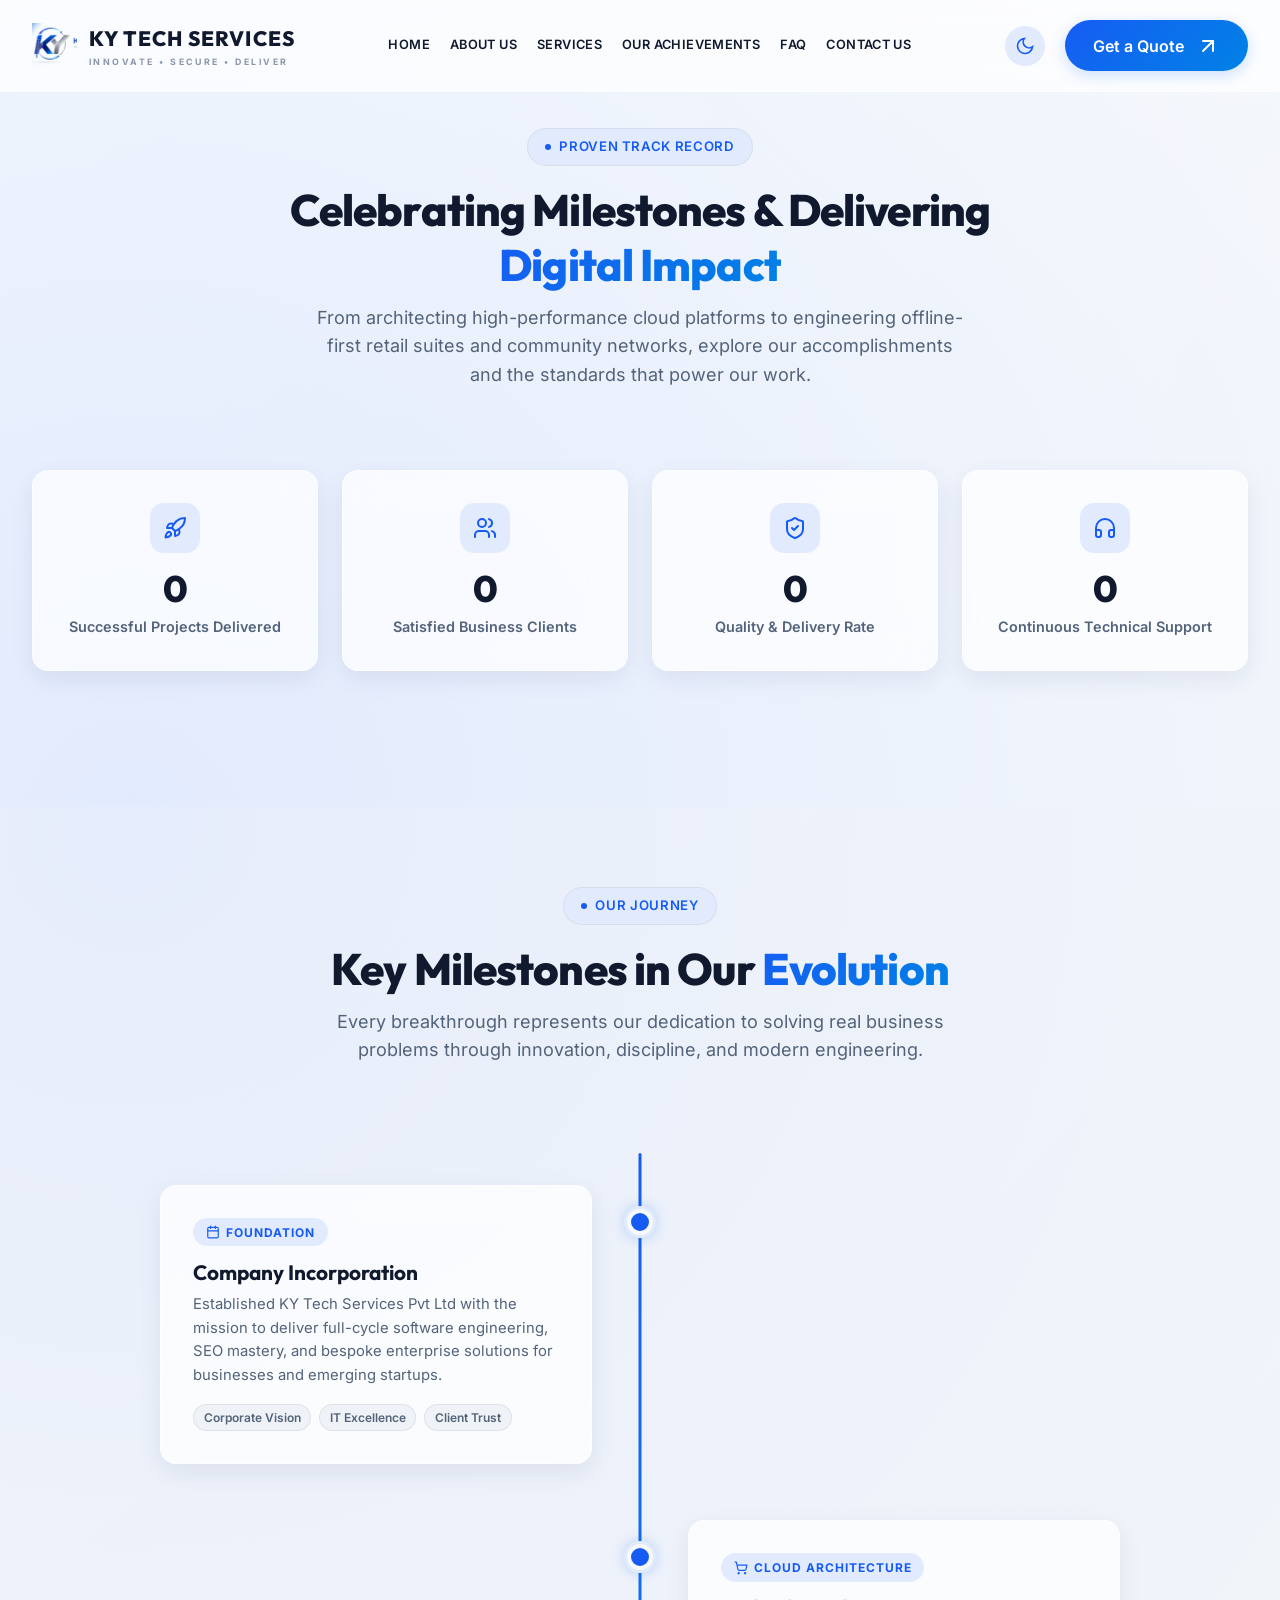
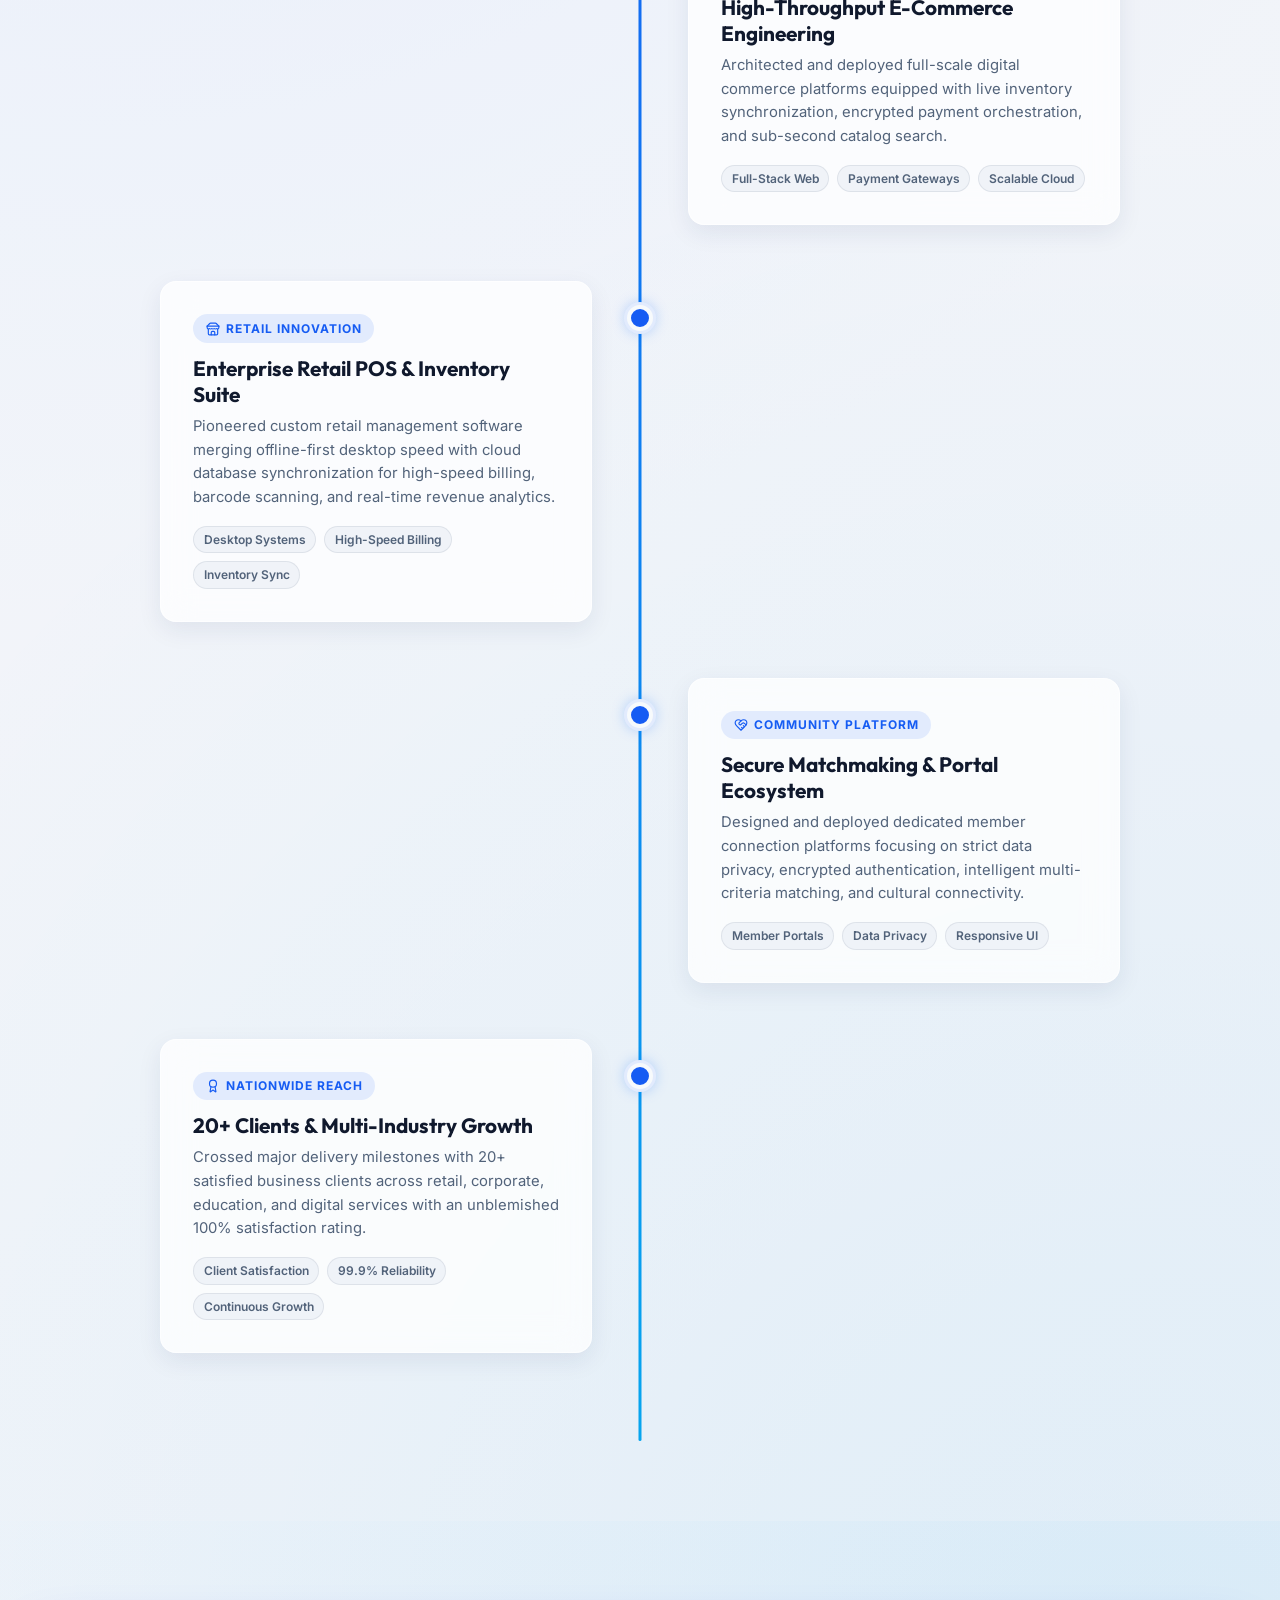
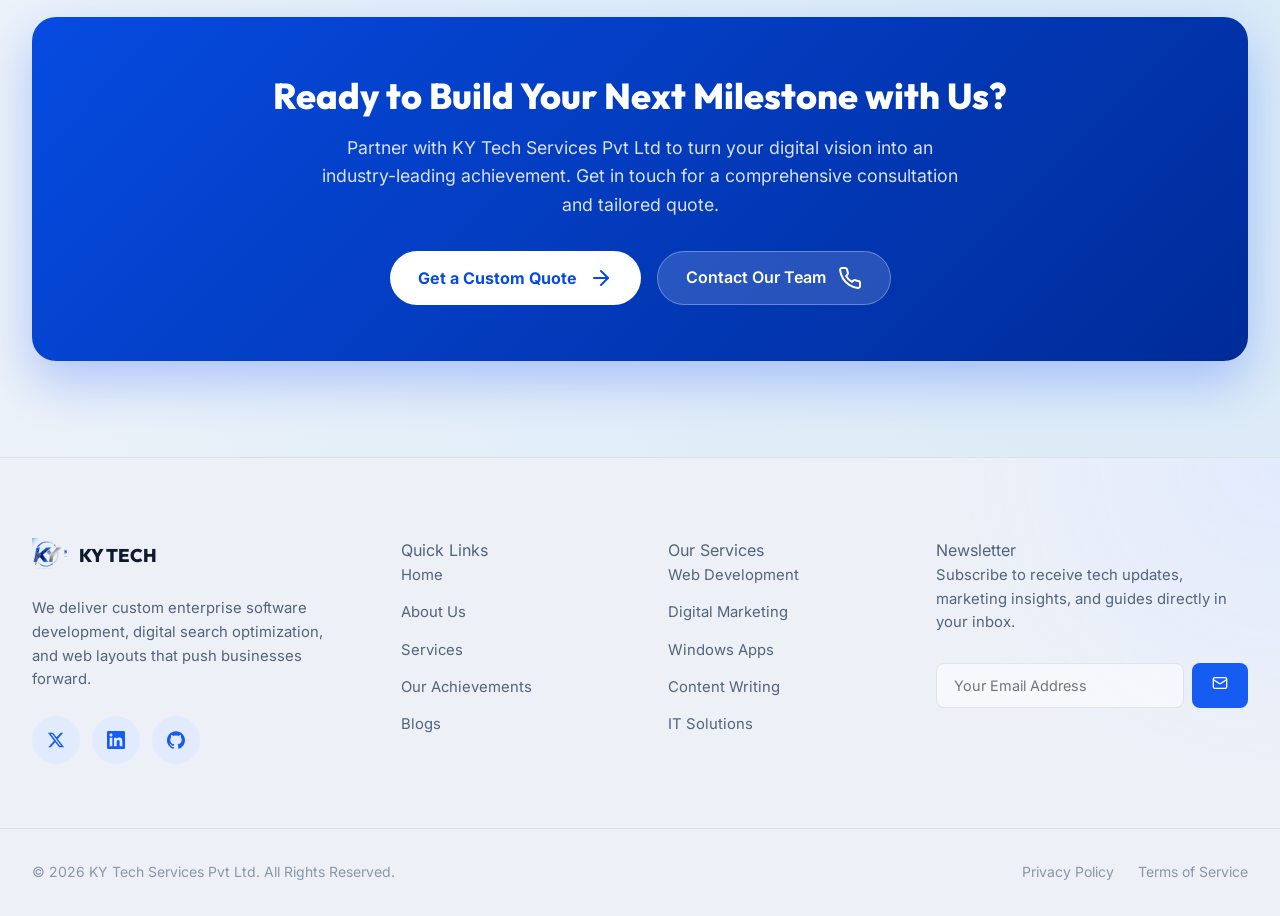
<file: achievements.html>
<!DOCTYPE html>
<html lang="en">
<head>
    <meta charset="UTF-8">
    <meta name="viewport" content="width=device-width, initial-scale=1.0">
    <meta name="robots" content="index, follow">
    <title>Our Achievements & Milestones | KY Tech Services Pvt Ltd</title>
    <meta name="description" content="Explore the major achievements, corporate milestones, and successfully delivered IT platforms, web applications, and enterprise digital solutions by KY Tech Services Pvt Ltd.">
    <meta name="keywords" content="KY Tech achievements, company milestones, successful IT projects, software solutions delivered, enterprise software, web development, digital transformation">
    <meta name="author" content="KY Tech Services Pvt Ltd">
    <link rel="canonical" href="https://kytechserv.com/achievements">
    
    <!-- Open Graph Tags -->
    <meta property="og:title" content="Our Achievements & Milestones | KY Tech Services Pvt Ltd">
    <meta property="og:description" content="Discover our track record of digital accomplishments, enterprise platform deployments, and milestone achievements in software engineering and digital transformation.">
    <meta property="og:image" content="logo.webp">
    <meta property="og:url" content="https://kytechserv.com/achievements">
    <meta property="og:type" content="website">

    <!-- Local Fonts and CSS Links -->
    <link rel="stylesheet" href="fonts.css">
    <link rel="preload" href="styles.css" as="style">
    <link rel="stylesheet" href="styles.css">

    <!-- Favicon -->
    <link rel="icon" type="image/webp" href="logo-icon.webp">
    
    <!-- Local Lucide Icons -->
    <script src="lucide.min.js" defer></script>
</head>
<body data-theme="light">

    <!-- Header Navbar -->
    <header class="header" id="main-header">
        <div class="container navbar">
            <a href="index.html" class="logo-link" id="logo-anchor">
                <img src="logo-icon.webp" alt="KY Tech Logo" class="logo-img-icon" width="45" height="45" style="height: 45px; width: auto; object-fit: contain; transition: transform var(--transition-normal);">
                <div class="logo-text">
                    <span style="font-family: var(--font-heading); font-weight: 800; font-size: 1.3rem; letter-spacing: 0.05em; color: var(--text-primary);">KY TECH SERVICES</span>
                    <span style="display: block; font-size: 0.55rem; font-weight: 700; letter-spacing: 0.28em; color: var(--text-light); text-transform: uppercase;">Innovate • Secure • Deliver</span>
                </div>
            </a>

            <!-- Menu items -->
            <nav class="nav-menu" id="nav-links">
                <a href="index.html" class="nav-link">Home</a>
                <a href="about.html" class="nav-link">About Us</a>
                <a href="services.html" class="nav-link">Services</a>
                <a href="achievements.html" class="nav-link active">Our Achievements</a>
                <a href="faq.html" class="nav-link">FAQ</a>
                <a href="contact.html" class="nav-link">Contact Us</a>
            </nav>

            <!-- Actions (Theme Toggle & CTA) -->
            <div class="nav-actions">
                <div class="theme-toggle" id="theme-btn" role="button" tabindex="0" title="Toggle Theme" aria-label="Toggle Theme">
                    <svg class="theme-toggle-icon sun-icon" viewBox="0 0 24 24">
                        <circle cx="12" cy="12" r="4" />
                        <path d="M12 2v2M12 20v2M4.93 4.93l1.41 1.41M17.66 17.66l1.41 1.41M2 12h2M20 12h2M6.34 17.66l-1.41 1.41M19.07 4.93l-1.41 1.41" />
                    </svg>
                    <svg class="theme-toggle-icon moon-icon" viewBox="0 0 24 24">
                        <path d="M21 12.79A9 9 0 1 1 11.21 3 7 7 0 0 0 21 12.79z" />
                    </svg>
                </div>
                <button class="btn btn-primary btn-cta" id="cta-quote-btn">
                    Get a Quote <i data-lucide="arrow-up-right" class="btn-icon"></i>
                </button>
                <div class="burger-menu" id="menu-toggle" role="button" tabindex="0" aria-label="Toggle Menu">
                    <div class="burger-line"></div>
                    <div class="burger-line"></div>
                    <div class="burger-line"></div>
                </div>
            </div>
        </div>
    </header>

    <main>

        <!-- Achievements Hero Section -->
        <section class="achievements-hero" id="achievements">
            <div class="container">
                <div class="achievements-header">
                    <div class="section-tag">
                        <span class="dot"></span> Proven Track Record
                    </div>
                    <h1 class="section-title">Celebrating Milestones & Delivering <span>Digital Impact</span></h1>
                    <p class="section-desc">From architecting high-performance cloud platforms to engineering offline-first retail suites and community networks, explore our accomplishments and the standards that power our work.</p>
                </div>

                <!-- Stats Impact Grid -->
                <div class="achievement-stats-grid">
                    <div class="achievement-stat-card glass-card">
                        <div class="achievement-stat-icon">
                            <i data-lucide="rocket"></i>
                        </div>
                        <div class="achievement-stat-num stat-number" data-target="10">0</div>
                        <div class="achievement-stat-label">Successful Projects Delivered</div>
                    </div>

                    <div class="achievement-stat-card glass-card">
                        <div class="achievement-stat-icon">
                            <i data-lucide="users"></i>
                        </div>
                        <div class="achievement-stat-num stat-number" data-target="20">0</div>
                        <div class="achievement-stat-label">Satisfied Business Clients</div>
                    </div>

                    <div class="achievement-stat-card glass-card">
                        <div class="achievement-stat-icon">
                            <i data-lucide="shield-check"></i>
                        </div>
                        <div class="achievement-stat-num stat-number" data-target="100">0</div>
                        <div class="achievement-stat-label">Quality & Delivery Rate</div>
                    </div>

                    <div class="achievement-stat-card glass-card">
                        <div class="achievement-stat-icon">
                            <i data-lucide="headphones"></i>
                        </div>
                        <div class="achievement-stat-num stat-number" data-target="24">0</div>
                        <div class="achievement-stat-label">Continuous Technical Support</div>
                    </div>
                </div>
            </div>
        </section>

        <!-- Milestones Journey Timeline -->
        <section class="timeline-section" id="journey" style="background: hsla(var(--bg-secondary-raw), 0.35);">
            <div class="container">
                <div style="text-align: center; display: flex; flex-direction: column; align-items: center; margin-bottom: 3.5rem;">
                    <div class="section-tag">
                        <span class="dot"></span> Our Journey
                    </div>
                    <h2 class="section-title">Key Milestones in Our <span>Evolution</span></h2>
                    <p class="section-desc">Every breakthrough represents our dedication to solving real business problems through innovation, discipline, and modern engineering.</p>
                </div>

                <div class="timeline-wrapper">
                    <!-- Milestone 1 -->
                    <div class="timeline-item">
                        <div class="timeline-dot"></div>
                        <div class="timeline-card glass-card">
                            <div class="timeline-badge">
                                <i data-lucide="calendar" style="width: 14px; height: 14px;"></i> Foundation
                            </div>
                            <h3 class="timeline-title">Company Incorporation</h3>
                            <p class="timeline-desc">Established KY Tech Services Pvt Ltd with the mission to deliver full-cycle software engineering, SEO mastery, and bespoke enterprise solutions for businesses and emerging startups.</p>
                            <div class="timeline-tags">
                                <span class="timeline-tag-pill">Corporate Vision</span>
                                <span class="timeline-tag-pill">IT Excellence</span>
                                <span class="timeline-tag-pill">Client Trust</span>
                            </div>
                        </div>
                    </div>

                    <!-- Milestone 2 -->
                    <div class="timeline-item">
                        <div class="timeline-dot"></div>
                        <div class="timeline-card glass-card">
                            <div class="timeline-badge">
                                <i data-lucide="shopping-cart" style="width: 14px; height: 14px;"></i> Cloud Architecture
                            </div>
                            <h3 class="timeline-title">High-Throughput E-Commerce Engineering</h3>
                            <p class="timeline-desc">Architected and deployed full-scale digital commerce platforms equipped with live inventory synchronization, encrypted payment orchestration, and sub-second catalog search.</p>
                            <div class="timeline-tags">
                                <span class="timeline-tag-pill">Full-Stack Web</span>
                                <span class="timeline-tag-pill">Payment Gateways</span>
                                <span class="timeline-tag-pill">Scalable Cloud</span>
                            </div>
                        </div>
                    </div>

                    <!-- Milestone 3 -->
                    <div class="timeline-item">
                        <div class="timeline-dot"></div>
                        <div class="timeline-card glass-card">
                            <div class="timeline-badge">
                                <i data-lucide="store" style="width: 14px; height: 14px;"></i> Retail Innovation
                            </div>
                            <h3 class="timeline-title">Enterprise Retail POS & Inventory Suite</h3>
                            <p class="timeline-desc">Pioneered custom retail management software merging offline-first desktop speed with cloud database synchronization for high-speed billing, barcode scanning, and real-time revenue analytics.</p>
                            <div class="timeline-tags">
                                <span class="timeline-tag-pill">Desktop Systems</span>
                                <span class="timeline-tag-pill">High-Speed Billing</span>
                                <span class="timeline-tag-pill">Inventory Sync</span>
                            </div>
                        </div>
                    </div>

                    <!-- Milestone 4 -->
                    <div class="timeline-item">
                        <div class="timeline-dot"></div>
                        <div class="timeline-card glass-card">
                            <div class="timeline-badge">
                                <i data-lucide="heart-handshake" style="width: 14px; height: 14px;"></i> Community Platform
                            </div>
                            <h3 class="timeline-title">Secure Matchmaking & Portal Ecosystem</h3>
                            <p class="timeline-desc">Designed and deployed dedicated member connection platforms focusing on strict data privacy, encrypted authentication, intelligent multi-criteria matching, and cultural connectivity.</p>
                            <div class="timeline-tags">
                                <span class="timeline-tag-pill">Member Portals</span>
                                <span class="timeline-tag-pill">Data Privacy</span>
                                <span class="timeline-tag-pill">Responsive UI</span>
                            </div>
                        </div>
                    </div>

                    <!-- Milestone 5 -->
                    <div class="timeline-item">
                        <div class="timeline-dot"></div>
                        <div class="timeline-card glass-card">
                            <div class="timeline-badge">
                                <i data-lucide="award" style="width: 14px; height: 14px;"></i> Nationwide Reach
                            </div>
                            <h3 class="timeline-title">20+ Clients & Multi-Industry Growth</h3>
                            <p class="timeline-desc">Crossed major delivery milestones with 20+ satisfied business clients across retail, corporate, education, and digital services with an unblemished 100% satisfaction rating.</p>
                            <div class="timeline-tags">
                                <span class="timeline-tag-pill">Client Satisfaction</span>
                                <span class="timeline-tag-pill">99.9% Reliability</span>
                                <span class="timeline-tag-pill">Continuous Growth</span>
                            </div>
                        </div>
                    </div>
                </div>
            </div>
        </section>



        <!-- Achievement CTA Section -->
        <section style="padding: 6rem 0;">
            <div class="container">
                <div class="achievement-cta-card">
                    <h2>Ready to Build Your Next Milestone with Us?</h2>
                    <p>Partner with KY Tech Services Pvt Ltd to turn your digital vision into an industry-leading achievement. Get in touch for a comprehensive consultation and tailored quote.</p>
                    <div style="display: flex; justify-content: center; gap: 1rem; flex-wrap: wrap;">
                        <button class="btn btn-secondary" id="cta-achieve-quote-btn" style="background: #fff; color: hsl(221, 95%, 45%); border: none; font-weight: 700;">
                            Get a Custom Quote <i data-lucide="arrow-right" class="btn-icon"></i>
                        </button>
                        <a href="contact.html" class="btn" style="background: rgba(255,255,255,0.15); color: #fff; border: 1px solid rgba(255,255,255,0.3);">
                            Contact Our Team <i data-lucide="phone" class="btn-icon"></i>
                        </a>
                    </div>
                </div>
            </div>
        </section>

    </main>

    <!-- Footer Section -->
    <footer class="footer">
        <div class="container footer-grid">
            <div class="footer-col">
                <a href="index.html" class="logo-link">
                    <img src="logo-icon.webp" alt="KY Tech Logo" class="logo-img-icon" width="35" height="35" style="height: 35px; width: auto; object-fit: contain;" loading="lazy">
                    <span style="font-family: var(--font-heading); font-weight: 800; font-size: 1.15rem; color: var(--text-primary);">KY TECH</span>
                </a>
                <p class="footer-desc">We deliver custom enterprise software development, digital search optimization, and web layouts that push businesses forward.</p>
                <div class="footer-socials">
                    <a href="index.html" class="btn-circle" aria-label="Twitter">
                        <svg style="width: 18px; height: 18px; fill: currentColor;" viewBox="0 0 24 24" xmlns="http://www.w3.org/2000/svg">
                            <path d="M18.244 2.25h3.308l-7.227 8.26 8.502 11.24H16.17l-5.214-6.817L4.99 21.75H1.68l7.73-8.835L1.254 2.25H8.08l4.713 6.231zm-1.161 17.52h1.833L7.084 4.126H5.117z"/>
                        </svg>
                    </a>
                    <a href="index.html" class="btn-circle" aria-label="LinkedIn">
                        <svg style="width: 18px; height: 18px; fill: currentColor;" viewBox="0 0 24 24" xmlns="http://www.w3.org/2000/svg">
                            <path d="M20.447 20.452h-3.554v-5.569c0-1.328-.027-3.037-1.852-3.037-1.853 0-2.136 1.445-2.136 2.939v5.667H9.351V9h3.414v1.561h.046c.477-.9 1.637-1.85 3.37-1.85 3.601 0 4.267 2.37 4.267 5.455v6.286zM5.337 7.433c-1.144 0-2.063-.926-2.063-2.065 0-1.138.92-2.063 2.063-2.063 1.14 0 2.064.925 2.064 2.063 0 1.139-.925 2.065-2.064 2.065zm1.782 13.019H3.555V9h3.564v11.452zM22.225 0H1.771C.792 0 0 .774 0 1.729v20.542C0 23.227.792 24 1.771 24h20.451C23.2 24 24 23.227 24 22.271V1.729C24 .774 23.2 0 22.222 0h.003z"/>
                        </svg>
                    </a>
                    <a href="index.html" class="btn-circle" aria-label="GitHub">
                        <svg style="width: 18px; height: 18px; fill: currentColor;" viewBox="0 0 24 24" xmlns="http://www.w3.org/2000/svg">
                            <path d="M12 .297c-6.63 0-12 5.373-12 12 0 5.303 3.438 9.8 8.205 11.385.6.113.82-.258.82-.577 0-.285-.01-1.04-.015-2.04-3.338.724-4.042-1.61-4.042-1.61C4.422 18.07 3.633 17.7 3.633 17.7c-1.087-.744.084-.729.084-.729 1.205.084 1.838 1.236 1.838 1.236 1.07 1.835 2.809 1.305 3.495.998.108-.776.417-1.305.76-1.605-2.665-.3-5.466-1.332-5.466-5.93 0-1.31.465-2.38 1.235-3.22-.135-.303-.54-1.523.105-3.176 0 0 1.005-.322 3.3 1.23.96-.267 1.98-.399 3-.405 1.02.006 2.04.138 3 .405 2.28-1.552 3.285-1.23 3.285-1.23.645 1.653.24 2.873.12 3.176.765.84 1.23 1.91 1.23 3.22 0 4.61-2.805 5.625-5.475 5.92.42.36.81 1.096.81 2.22 0 1.606-.015 2.896-.015 3.286 0 .315.21.69.825.57C20.565 22.092 24 17.592 24 12.297c0-6.627-5.373-12-12-12"/>
                        </svg>
                    </a>
                </div>
            </div>

            <div class="footer-col">
                <div class="footer-col-title">Quick Links</div>
                <div class="footer-links">
                    <a href="index.html">Home</a>
                    <a href="about.html">About Us</a>
                    <a href="services.html">Services</a>
                    <a href="achievements.html">Our Achievements</a>
                    <a href="blogs.html">Blogs</a>
                </div>
            </div>

            <div class="footer-col">
                <div class="footer-col-title">Our Services</div>
                <div class="footer-links">
                    <a href="services.html">Web Development</a>
                    <a href="services.html">Digital Marketing</a>
                    <a href="services.html">Windows Apps</a>
                    <a href="services.html">Content Writing</a>
                    <a href="services.html">IT Solutions</a>
                </div>
            </div>

            <div class="footer-col">
                <div class="footer-col-title">Newsletter</div>
                <p class="footer-desc" style="margin-bottom: 0.75rem;">Subscribe to receive tech updates, marketing insights, and guides directly in your inbox.</p>
                <form class="newsletter-form" id="newsletter-form-element">
                    <input type="hidden" name="_captcha" value="false">
                    <input type="email" class="newsletter-input" name="Email" placeholder="Your Email Address" required aria-label="Newsletter Email">
                    <button type="submit" class="newsletter-btn" aria-label="Subscribe">
                        <i data-lucide="mail" style="width: 16px; height: 16px;"></i>
                    </button>
                </form>
            </div>
        </div>

        <div class="container footer-bottom">
            <p>&copy; 2026 KY Tech Services Pvt Ltd. All Rights Reserved.</p>
            <div class="footer-bottom-links">
                <a href="#" id="privacy-link">Privacy Policy</a>
                <a href="#" id="terms-link">Terms of Service</a>
            </div>
        </div>
    </footer>

    <!-- Get a Quote Modal -->
    <div class="modal-overlay" id="quote-modal-overlay">
        <div class="modal-content glass-card">
            <button class="modal-close-btn" id="modal-close-icon" aria-label="Close Modal">&times;</button>
            <div class="modal-header">
                <h2>Get a Custom Quote</h2>
                <p>Provide details about your project and we'll schedule a discovery call.</p>
            </div>
            
            <div class="form-alert form-alert-success" id="modal-success-alert">
                <i data-lucide="check-circle"></i>
                <span>Thank you! Your quote request has been received.</span>
            </div>

            <form id="modal-quote-form">
                <input type="hidden" name="_captcha" value="false">
                <div class="form-group">
                    <label for="modal-name" class="form-label">Your Name</label>
                    <input type="text" id="modal-name" name="Name" class="form-control" placeholder="Jane Smith" required>
                </div>
                <div class="form-group">
                    <label for="modal-email" class="form-label">Email Address</label>
                    <input type="email" id="modal-email" name="Email" class="form-control" placeholder="jane@example.com" required>
                </div>
                <div class="form-group">
                    <label for="modal-budget" class="form-label">Estimated Budget</label>
                    <select id="modal-budget" name="Budget" class="form-control" required style="appearance: none; -webkit-appearance: none;">
                        <option value="" disabled selected>Select budget range</option>
                        <option value="under-50k">Under ₹50,000</option>
                        <option value="50k-200k">₹50,000 - ₹2,00,000</option>
                        <option value="200k-500k">₹2,00,000 - ₹5,00,000</option>
                        <option value="500k-plus">₹5,00,000+</option>
                    </select>
                </div>
                <div class="form-group">
                    <label for="modal-desc" class="form-label">Brief Project Summary</label>
                    <textarea id="modal-desc" name="Summary" class="form-control" placeholder="Share what you'd like to achieve..." required></textarea>
                </div>
                <button type="submit" class="btn btn-primary form-submit-btn">
                    Request Quote <i data-lucide="arrow-right" class="btn-icon"></i>
                </button>
            </form>
        </div>
    </div>

    <!-- Success Notification Modal -->
    <div class="modal-overlay" id="success-modal-overlay">
        <div class="modal-content glass-card" style="max-width: 420px; text-align: center; padding: 2.5rem 2rem;">
            <button class="modal-close-btn" id="success-modal-close-icon" aria-label="Close Modal">&times;</button>
            <div style="width: 60px; height: 60px; border-radius: 50%; background: rgba(16, 185, 129, 0.15); color: #10b981; display: flex; align-items: center; justify-content: center; font-size: 2.2rem; margin: 0 auto 1.25rem; border: 1px solid rgba(16, 185, 129, 0.3); box-shadow: 0 0 20px rgba(16, 185, 129, 0.2);">
                <i data-lucide="check-circle" style="width: 32px; height: 32px;"></i>
            </div>
            <h2 style="font-size: 1.6rem; font-weight: 800; margin-bottom: 0.5rem; font-family: var(--font-heading); color: var(--text-primary);">Email Sent Successfully!</h2>
            <p style="font-size: 0.925rem; color: var(--text-secondary); margin-bottom: 1.5rem; line-height: 1.5;">Thank you for contacting us. Your message has been sent successfully. Our team will get back to you within 24 hours.</p>
            <button class="btn btn-primary" id="success-modal-btn" style="width: 100%;">Got it</button>
        </div>
    </div>

    <!-- Privacy Policy Modal -->
    <div class="modal-overlay" id="privacy-modal-overlay">
        <div class="modal-content glass-card" style="max-width: 720px; max-height: 80vh; display: flex; flex-direction: column; text-align: left;">
            <button class="modal-close-btn" id="privacy-modal-close-icon" aria-label="Close Modal">&times;</button>
            <div class="modal-header" style="margin-bottom: 1.5rem; flex-shrink: 0; text-align: left;">
                <h2 style="font-family: var(--font-heading); font-weight: 800; font-size: 1.8rem; color: var(--text-primary);">Privacy Policy</h2>
                <p style="color: var(--text-light); font-size: 0.9rem;">KY Tech Services Pvt Ltd | Effective: May 2026</p>
            </div>
            <div class="privacy-modal-body" style="overflow-y: auto; padding-right: 0.5rem; color: var(--text-secondary); line-height: 1.6; font-size: 0.95rem;">
                <p style="margin-bottom: 1rem;">At KY Tech Services Pvt Ltd, we value your privacy and are committed to protecting your personal information. This Privacy Policy explains how we collect, use, and safeguard your information when you visit our website or use our services.</p>
                
                <h3 style="color: var(--text-primary); font-size: 1.15rem; font-weight: 700; margin-top: 1.5rem; margin-bottom: 0.5rem;">1. Information We Collect</h3>
                <p style="margin-bottom: 0.75rem;">We may collect the following types of information:</p>
                <ul style="padding-left: 1.25rem; margin-bottom: 1rem; list-style-type: disc;">
                    <li style="margin-bottom: 0.25rem;">Name and contact details (email address, phone number, company name)</li>
                    <li style="margin-bottom: 0.25rem;">Information submitted through contact forms</li>
                    <li style="margin-bottom: 0.25rem;">Project requirements and business details</li>
                    <li style="margin-bottom: 0.25rem;">Website usage data such as IP address, browser type, and device information</li>
                    <li style="margin-bottom: 0.25rem;">Cookies and analytics data</li>
                </ul>

                <h3 style="color: var(--text-primary); font-size: 1.15rem; font-weight: 700; margin-top: 1.5rem; margin-bottom: 0.5rem;">2. How We Use Your Information</h3>
                <p style="margin-bottom: 0.75rem;">We use the collected information to:</p>
                <ul style="padding-left: 1.25rem; margin-bottom: 1rem; list-style-type: disc;">
                    <li style="margin-bottom: 0.25rem;">Provide and improve our IT services</li>
                    <li style="margin-bottom: 0.25rem;">Respond to inquiries and customer support requests</li>
                    <li style="margin-bottom: 0.25rem;">Develop websites, applications, and digital solutions</li>
                    <li style="margin-bottom: 0.25rem;">Send updates, quotations, and service-related information</li>
                    <li style="margin-bottom: 0.25rem;">Improve website performance and user experience</li>
                    <li style="margin-bottom: 0.25rem;">Maintain security and prevent unauthorized access</li>
                </ul>

                <h3 style="color: var(--text-primary); font-size: 1.15rem; font-weight: 700; margin-top: 1.5rem; margin-bottom: 0.5rem;">3. Cookies Policy</h3>
                <p style="margin-bottom: 1rem;">Our website may use cookies to enhance user experience and analyze website traffic. Users can choose to disable cookies through their browser settings.</p>

                <h3 style="color: var(--text-primary); font-size: 1.15rem; font-weight: 700; margin-top: 1.5rem; margin-bottom: 0.5rem;">4. Data Protection</h3>
                <p style="margin-bottom: 1rem;">We implement appropriate security measures to protect your personal information from unauthorized access, misuse, disclosure, or alteration.</p>

                <h3 style="color: var(--text-primary); font-size: 1.15rem; font-weight: 700; margin-top: 1.5rem; margin-bottom: 0.5rem;">5. Third-Party Services</h3>
                <p style="margin-bottom: 0.75rem;">We may use trusted third-party services such as:</p>
                <ul style="padding-left: 1.25rem; margin-bottom: 1rem; list-style-type: disc;">
                    <li style="margin-bottom: 0.25rem;">Website hosting providers</li>
                    <li style="margin-bottom: 0.25rem;">Analytics tools</li>
                    <li style="margin-bottom: 0.25rem;">Payment gateways</li>
                    <li style="margin-bottom: 0.25rem;">Email communication platforms</li>
                </ul>
                <p style="margin-bottom: 1rem;">These providers may access limited information only for service-related purposes.</p>

                <h3 style="color: var(--text-primary); font-size: 1.15rem; font-weight: 700; margin-top: 1.5rem; margin-bottom: 0.5rem;">6. Information Sharing</h3>
                <p style="margin-bottom: 1rem;">KY Tech Services Pvt Ltd does not sell, rent, or trade users’ personal information to third parties. Information may only be shared when required by law or for business operations with trusted partners.</p>

                <h3 style="color: var(--text-primary); font-size: 1.15rem; font-weight: 700; margin-top: 1.5rem; margin-bottom: 0.5rem;">7. User Rights</h3>
                <p style="margin-bottom: 0.75rem;">Users may request to:</p>
                <ul style="padding-left: 1.25rem; margin-bottom: 1rem; list-style-type: disc;">
                    <li style="margin-bottom: 0.25rem;">Access their personal data</li>
                    <li style="margin-bottom: 0.25rem;">Correct inaccurate information</li>
                    <li style="margin-bottom: 0.25rem;">Delete their information</li>
                    <li style="margin-bottom: 0.25rem;">Withdraw consent for communications</li>
                </ul>
                <p style="margin-bottom: 1rem;">Requests can be made through our official contact details.</p>

                <h3 style="color: var(--text-primary); font-size: 1.15rem; font-weight: 700; margin-top: 1.5rem; margin-bottom: 0.5rem;">8. External Links</h3>
                <p style="margin-bottom: 1rem;">Our website may contain links to third-party websites. We are not responsible for the privacy practices or content of external sites.</p>

                <h3 style="color: var(--text-primary); font-size: 1.15rem; font-weight: 700; margin-top: 1.5rem; margin-bottom: 0.5rem;">9. Policy Updates</h3>
                <p style="margin-bottom: 1rem;">KY Tech Services Pvt Ltd may update this Privacy Policy periodically. Continued use of our website indicates acceptance of the updated terms.</p>

                <h3 style="color: var(--text-primary); font-size: 1.15rem; font-weight: 700; margin-top: 1.5rem; margin-bottom: 0.5rem;">10. Contact Us</h3>
                <p style="margin-bottom: 0.5rem;">For privacy-related questions, reach us at:</p>
                <address style="font-style: normal; margin-left: 0.5rem; line-height: 1.7; border-left: 3px solid var(--primary); padding-left: 0.75rem; margin-bottom: 1rem;">
                    <strong>KY Tech Services Pvt Ltd</strong><br>
                    Email: <a href="mailto:help@kytechserv.com" style="color: var(--primary); text-decoration: none;">help@kytechserv.com</a><br>
                    Website: <a href="https://kytechserv.com" target="_blank" rel="noopener" style="color: var(--primary); text-decoration: none;">kytechserv.com</a>
                </address>
            </div>
        </div>
    </div>

    <!-- Terms of Service Modal -->
    <div class="modal-overlay" id="terms-modal-overlay">
        <div class="modal-content glass-card" style="max-width: 720px; max-height: 80vh; display: flex; flex-direction: column; text-align: left;">
            <button class="modal-close-btn" id="terms-modal-close-icon" aria-label="Close Modal">&times;</button>
            <div class="modal-header" style="margin-bottom: 1.5rem; flex-shrink: 0; text-align: left;">
                <h2 style="font-family: var(--font-heading); font-weight: 800; font-size: 1.8rem; color: var(--text-primary);">Terms of Service</h2>
                <p style="color: var(--text-light); font-size: 0.9rem;">KY Tech Services Pvt Ltd | Effective: May 2026</p>
            </div>
            <div class="privacy-modal-body" style="overflow-y: auto; padding-right: 0.5rem; color: var(--text-secondary); line-height: 1.6; font-size: 0.95rem;">
                <p style="margin-bottom: 1rem;">Welcome to KY Tech Services Pvt Ltd. These Terms of Service govern your use of our website, applications, and professional IT services. By accessing our website or using our services, you agree to comply with these terms.</p>
                
                <h3 style="color: var(--text-primary); font-size: 1.15rem; font-weight: 700; margin-top: 1.5rem; margin-bottom: 0.5rem;">1. Services Provided</h3>
                <p style="margin-bottom: 0.75rem;">KY Tech Services Pvt Ltd provides various IT and digital services including:</p>
                <ul style="padding-left: 1.25rem; margin-bottom: 1rem; list-style-type: disc;">
                    <li style="margin-bottom: 0.25rem;">Website Design and Development</li>
                    <li style="margin-bottom: 0.25rem;">Software and Application Development</li>
                    <li style="margin-bottom: 0.25rem;">Search Engine Optimization (SEO)</li>
                    <li style="margin-bottom: 0.25rem;">Digital Marketing and Branding Solutions</li>
                    <li style="margin-bottom: 0.25rem;">Content Writing and Strategy</li>
                    <li style="margin-bottom: 0.25rem;">Technical Consulting and Support</li>
                </ul>

                <h3 style="color: var(--text-primary); font-size: 1.15rem; font-weight: 700; margin-top: 1.5rem; margin-bottom: 0.5rem;">2. User Responsibilities</h3>
                <ul style="padding-left: 1.25rem; margin-bottom: 1rem; list-style-type: disc;">
                    <li style="margin-bottom: 0.25rem;">You agree to provide accurate and complete information during project discussions and communication.</li>
                    <li style="margin-bottom: 0.25rem;">You agree not to misuse our website or services for unlawful or unauthorized purposes.</li>
                    <li style="margin-bottom: 0.25rem;">Clients must provide necessary materials, content, and approvals required for project completion.</li>
                </ul>

                <h3 style="color: var(--text-primary); font-size: 1.15rem; font-weight: 700; margin-top: 1.5rem; margin-bottom: 0.5rem;">3. Project Agreements and Scope</h3>
                <p style="margin-bottom: 1rem;">Project timelines, pricing, milestones, and deliverables will be outlined in service proposals, invoices, or written agreements between KY Tech Services Pvt Ltd and the client.</p>

                <h3 style="color: var(--text-primary); font-size: 1.15rem; font-weight: 700; margin-top: 1.5rem; margin-bottom: 0.5rem;">4. Payments and Invoicing</h3>
                <ul style="padding-left: 1.25rem; margin-bottom: 1rem; list-style-type: disc;">
                    <li style="margin-bottom: 0.25rem;">Payment terms, schedules, and advance payments will be specified in project proposals.</li>
                    <li style="margin-bottom: 0.25rem;">Delays in payments may result in temporary project suspension.</li>
                    <li style="margin-bottom: 0.25rem;">All fees are non-refundable once work has commenced.</li>
                </ul>

                <h3 style="color: var(--text-primary); font-size: 1.15rem; font-weight: 700; margin-top: 1.5rem; margin-bottom: 0.5rem;">5. Intellectual Property</h3>
                <ul style="padding-left: 1.25rem; margin-bottom: 1rem; list-style-type: disc;">
                    <li style="margin-bottom: 0.25rem;">Upon full payment, ownership of deliverables transfers to the client.</li>
                    <li style="margin-bottom: 0.25rem;">KY Tech Services Pvt Ltd retains rights to underlying frameworks, custom libraries, and pre-existing code.</li>
                </ul>

                <h3 style="color: var(--text-primary); font-size: 1.15rem; font-weight: 700; margin-top: 1.5rem; margin-bottom: 0.5rem;">6. Contact Information</h3>
                <p style="margin-bottom: 0.5rem;">For questions regarding these Terms of Service, contact:</p>
                <address style="font-style: normal; margin-left: 0.5rem; line-height: 1.7; border-left: 3px solid var(--primary); padding-left: 0.75rem; margin-bottom: 1rem;">
                    <strong>KY Tech Services Pvt Ltd</strong><br>
                    Email: <a href="mailto:help@kytechserv.com" style="color: var(--primary); text-decoration: none;">help@kytechserv.com</a><br>
                    Website: <a href="https://kytechserv.com" target="_blank" rel="noopener" style="color: var(--primary); text-decoration: none;">kytechserv.com</a>
                </address>
            </div>
        </div>
    </div>

    <!-- JS Logic -->
    <script src="app.js" defer></script>
    <script>
        document.addEventListener('DOMContentLoaded', () => {
            const quoteModal = document.getElementById('quote-modal-overlay');
            const quoteTriggers = document.querySelectorAll('#cta-achieve-quote-btn, .open-quote-modal-btn');
            
            quoteTriggers.forEach(btn => {
                btn.addEventListener('click', () => {
                    if (quoteModal) {
                        quoteModal.classList.add('active');
                        document.body.style.overflow = 'hidden';
                    }
                });
            });
        });
    </script>
</body>
</html>
</file>
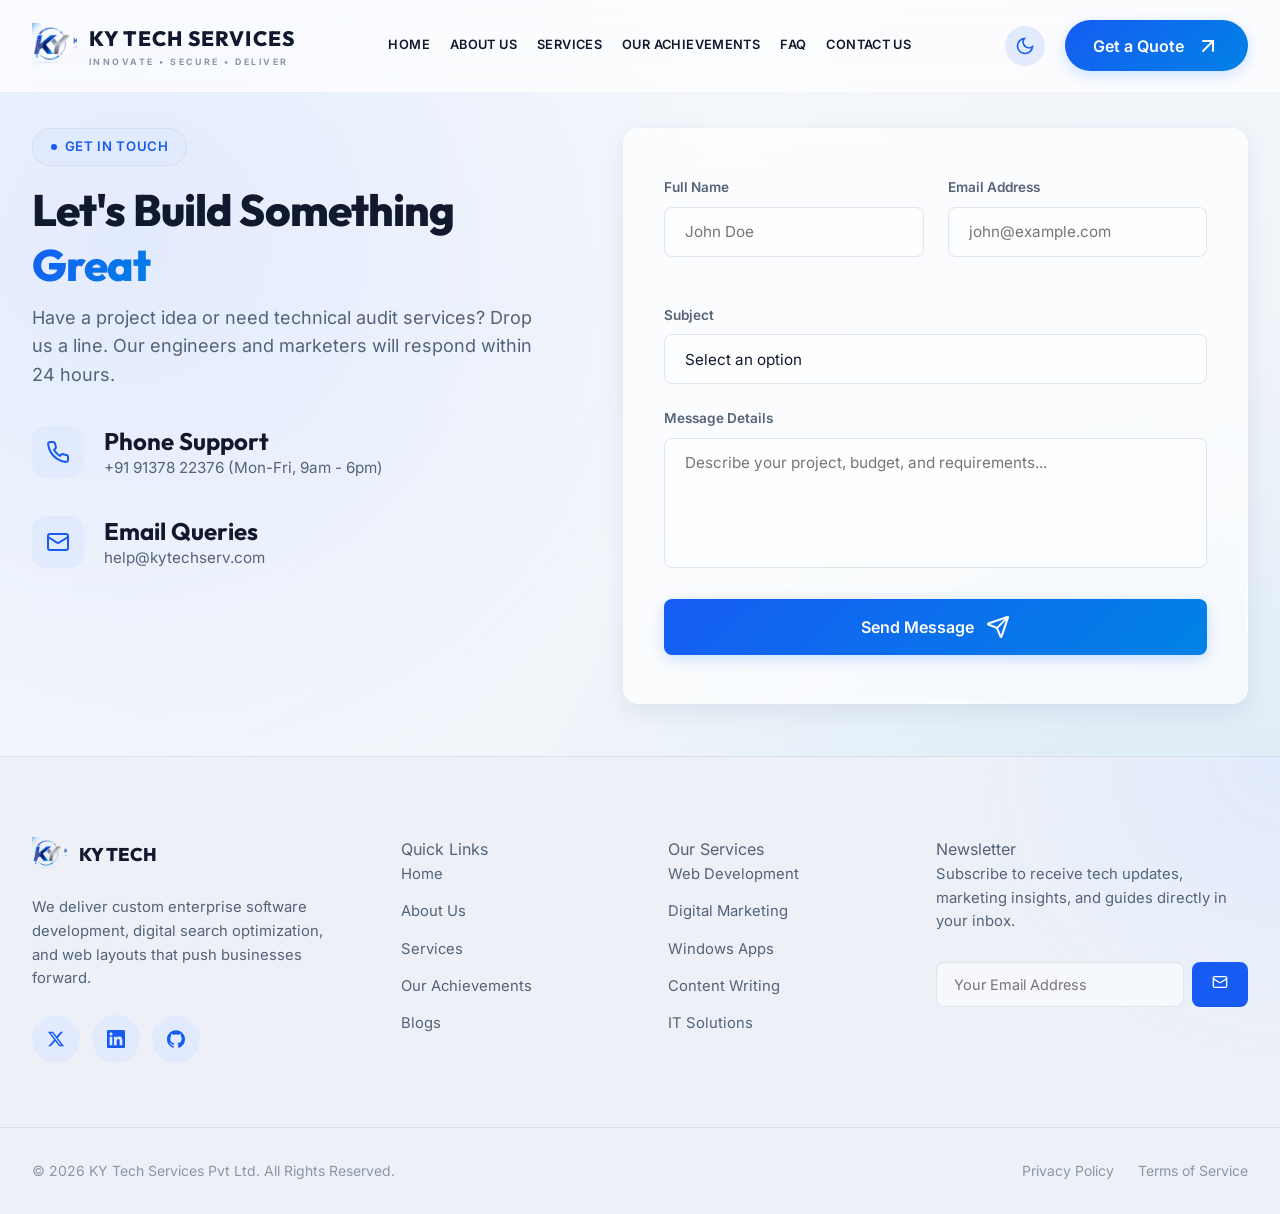
<file: contact.html>
<!DOCTYPE html>
<html lang="en">
<head>
    <meta charset="UTF-8">
    <meta name="viewport" content="width=device-width, initial-scale=1.0">
    <meta name="robots" content="index, follow">
    <title>Contact KY Tech Services Pvt Ltd | Get Free Consultation</title>
    <meta name="description" content="KY Tech Services Pvt Ltd provides professional Website Development, SEO, Digital Marketing, Software Development, Content Writing, and complete IT solutions for startups, businesses, and brands across India.">
    <meta name="keywords" content="IT services, Web development, digital marketing, app development, content writing, SEO, tech solutions">
    <meta name="author" content="KY Tech Services Pvt Ltd">
    <link rel="canonical" href="https://kytechserv.com/contact">
    
    <!-- Open Graph Tags -->
    <meta property="og:title" content="Contact KY Tech Services Pvt Ltd | Get Free Consultation">
    <meta property="og:description" content="KY Tech Services Pvt Ltd provides professional Website Development, SEO, Digital Marketing, Software Development, Content Writing, and complete IT solutions for startups, businesses, and brands across India.">
    <meta property="og:image" content="assets/og-image.jpg">
    <meta property="og:url" content="https://kytechserv.com/contact">
    <meta property="og:type" content="website">

    <!-- Local Fonts and CSS Links -->
    <link rel="stylesheet" href="fonts.css">
    <link rel="preload" href="styles.css" as="style">
    <link rel="stylesheet" href="styles.css">

    <!-- Favicon -->
    <link rel="icon" type="image/webp" href="logo-icon.webp">
    
    <!-- Local Lucide Icons -->
    <script src="lucide.min.js" defer></script>
</head>
<body data-theme="light">

    <!-- Header Navbar -->
    <header class="header" id="main-header">
        <div class="container navbar">
            <a href="index.html" class="logo-link" id="logo-anchor">
                <img src="logo-icon.webp" alt="KY Tech Logo" class="logo-img-icon" width="45" height="45" style="height: 45px; width: auto; object-fit: contain; transition: transform var(--transition-normal);">
                <div class="logo-text">
                    <span style="font-family: var(--font-heading); font-weight: 800; font-size: 1.3rem; letter-spacing: 0.05em; color: var(--text-primary);">KY TECH SERVICES</span>
                    <span style="display: block; font-size: 0.55rem; font-weight: 700; letter-spacing: 0.28em; color: var(--text-light); text-transform: uppercase;">Innovate • Secure • Deliver</span>
                </div>
            </a>

            <!-- Menu items -->
            <nav class="nav-menu" id="nav-links">
                <a href="index.html" class="nav-link">Home</a>
                <a href="about.html" class="nav-link">About Us</a>
                <a href="services.html" class="nav-link">Services</a>
                <a href="achievements.html" class="nav-link">Our Achievements</a>
                <a href="faq.html" class="nav-link">FAQ</a>
                <a href="contact.html" class="nav-link active">Contact Us</a>
            </nav>

            <!-- Actions (Theme Toggle & CTA) -->
            <div class="nav-actions">
                <div class="theme-toggle" id="theme-btn" role="button" tabindex="0" title="Toggle Theme" aria-label="Toggle Theme">
                    <svg class="theme-toggle-icon sun-icon" viewBox="0 0 24 24">
                        <circle cx="12" cy="12" r="4" />
                        <path d="M12 2v2M12 20v2M4.93 4.93l1.41 1.41M17.66 17.66l1.41 1.41M2 12h2M20 12h2M6.34 17.66l-1.41 1.41M19.07 4.93l-1.41 1.41" />
                    </svg>
                    <svg class="theme-toggle-icon moon-icon" viewBox="0 0 24 24">
                        <path d="M21 12.79A9 9 0 1 1 11.21 3 7 7 0 0 0 21 12.79z" />
                    </svg>
                </div>
                <button class="btn btn-primary btn-cta" id="cta-quote-btn">
                    Get a Quote <i data-lucide="arrow-up-right" class="btn-icon"></i>
                </button>
                <div class="burger-menu" id="menu-toggle" role="button" tabindex="0" aria-label="Toggle Menu">
                    <div class="burger-line"></div>
                    <div class="burger-line"></div>
                    <div class="burger-line"></div>
                </div>
            </div>
        </div>
    </header>
    <main>

    <!-- Contact Us Section -->
    <section class="contact" id="contact" style="padding-top: 8rem; min-height: 80vh;">
        <div class="container contact-grid">
            <div class="contact-info-panel">
                <div>
                    <div class="section-tag">
                        <span class="dot"></span> Get In Touch
                    </div>
                    <h1 class="section-title">Let's Build Something <span>Great</span></h1>
                    <p class="section-desc" style="margin-bottom: 0;">Have a project idea or need technical audit services? Drop us a line. Our engineers and marketers will respond within 24 hours.</p>
                </div>

                <div class="contact-item">
                    <div class="contact-icon-box">
                        <i data-lucide="phone"></i>
                    </div>
                    <div class="contact-details">
                        <h2>Phone Support</h2>
                        <p>+91 91378 22376 (Mon-Fri, 9am - 6pm)</p>
                    </div>
                </div>

                <div class="contact-item">
                    <div class="contact-icon-box">
                        <i data-lucide="mail"></i>
                    </div>
                    <div class="contact-details">
                        <h2>Email Queries</h2>
                        <p>help@kytechserv.com</p>
                    </div>
                </div>

            </div>

            <!-- Contact Form Card -->
            <div class="contact-form glass-card">
                <!-- Alert box for success messages -->
                <div class="form-alert form-alert-success" id="contact-success-alert">
                    <i data-lucide="check-circle"></i>
                    <span>Thank you! Your message has been sent successfully.</span>
                </div>
                
                <form id="contact-form-element">
                    <input type="hidden" name="_captcha" value="false">
                    <div class="form-group-row">
                        <div class="form-group">
                            <label for="form-name" class="form-label">Full Name</label>
                            <input type="text" id="form-name" name="Name" class="form-control" placeholder="John Doe" required>
                        </div>
                        <div class="form-group">
                            <label for="form-email" class="form-label">Email Address</label>
                            <input type="email" id="form-email" name="Email" class="form-control" placeholder="john@example.com" required>
                        </div>
                    </div>
                    <div class="form-group">
                        <label for="form-subject" class="form-label">Subject</label>
                        <select id="form-subject" name="Subject" class="form-control" required style="appearance: none; -webkit-appearance: none;">
                            <option value="" disabled selected>Select an option</option>
                            <option value="web">Website Development</option>
                            <option value="app">Windows App Development</option>
                            <option value="marketing">Digital Marketing / SEO</option>
                            <option value="content">Content &amp; Blog Writing</option>
                            <option value="other">General Inquiry</option>
                        </select>
                    </div>
                    <div class="form-group">
                        <label for="form-message" class="form-label">Message Details</label>
                        <textarea id="form-message" name="Message" class="form-control" placeholder="Describe your project, budget, and requirements..." required></textarea>
                    </div>
                    <button type="submit" class="btn btn-primary form-submit-btn" id="contact-submit-btn">
                        Send Message <i data-lucide="send" class="btn-icon"></i>
                    </button>
                </form>
            </div>
        </div>
    </section>

    </main>
    <!-- Footer Section -->
    <footer class="footer">
        <div class="container footer-grid">
            <div class="footer-col">
                <a href="#home" class="logo-link">
                    <img src="logo-icon.webp" alt="KY Tech Logo" class="logo-img-icon" width="35" height="35" style="height: 35px; width: auto; object-fit: contain;" loading="lazy">
                    <span style="font-family: var(--font-heading); font-weight: 800; font-size: 1.15rem; color: var(--text-primary);">KY TECH</span>
                </a>
                <p class="footer-desc">We deliver custom enterprise software development, digital search optimization, and web layouts that push businesses forward.</p>
                <div class="footer-socials">
                    <a href="#home" class="btn-circle" aria-label="Twitter">
                        <svg style="width: 18px; height: 18px; fill: currentColor;" viewBox="0 0 24 24" xmlns="http://www.w3.org/2000/svg">
                            <path d="M18.244 2.25h3.308l-7.227 8.26 8.502 11.24H16.17l-5.214-6.817L4.99 21.75H1.68l7.73-8.835L1.254 2.25H8.08l4.713 6.231zm-1.161 17.52h1.833L7.084 4.126H5.117z"/>
                        </svg>
                    </a>
                    <a href="#home" class="btn-circle" aria-label="LinkedIn">
                        <svg style="width: 18px; height: 18px; fill: currentColor;" viewBox="0 0 24 24" xmlns="http://www.w3.org/2000/svg">
                            <path d="M20.447 20.452h-3.554v-5.569c0-1.328-.027-3.037-1.852-3.037-1.853 0-2.136 1.445-2.136 2.939v5.667H9.351V9h3.414v1.561h.046c.477-.9 1.637-1.85 3.37-1.85 3.601 0 4.267 2.37 4.267 5.455v6.286zM5.337 7.433c-1.144 0-2.063-.926-2.063-2.065 0-1.138.92-2.063 2.063-2.063 1.14 0 2.064.925 2.064 2.063 0 1.139-.925 2.065-2.064 2.065zm1.782 13.019H3.555V9h3.564v11.452zM22.225 0H1.771C.792 0 0 .774 0 1.729v20.542C0 23.227.792 24 1.771 24h20.451C23.2 24 24 23.227 24 22.271V1.729C24 .774 23.2 0 22.222 0h.003z"/>
                        </svg>
                    </a>
                    <a href="#home" class="btn-circle" aria-label="GitHub">
                        <svg style="width: 18px; height: 18px; fill: currentColor;" viewBox="0 0 24 24" xmlns="http://www.w3.org/2000/svg">
                            <path d="M12 .297c-6.63 0-12 5.373-12 12 0 5.303 3.438 9.8 8.205 11.385.6.113.82-.258.82-.577 0-.285-.01-1.04-.015-2.04-3.338.724-4.042-1.61-4.042-1.61C4.422 18.07 3.633 17.7 3.633 17.7c-1.087-.744.084-.729.084-.729 1.205.084 1.838 1.236 1.838 1.236 1.07 1.835 2.809 1.305 3.495.998.108-.776.417-1.305.76-1.605-2.665-.3-5.466-1.332-5.466-5.93 0-1.31.465-2.38 1.235-3.22-.135-.303-.54-1.523.105-3.176 0 0 1.005-.322 3.3 1.23.96-.267 1.98-.399 3-.405 1.02.006 2.04.138 3 .405 2.28-1.552 3.285-1.23 3.285-1.23.645 1.653.24 2.873.12 3.176.765.84 1.23 1.91 1.23 3.22 0 4.61-2.805 5.625-5.475 5.92.42.36.81 1.096.81 2.22 0 1.606-.015 2.896-.015 3.286 0 .315.21.69.825.57C20.565 22.092 24 17.592 24 12.297c0-6.627-5.373-12-12-12"/>
                        </svg>
                    </a>
                </div>
            </div>

            <div class="footer-col">
                <div class="footer-col-title">Quick Links</div>
                <div class="footer-links">
                    <a href="index.html">Home</a>
                    <a href="about.html">About Us</a>
                    <a href="services.html">Services</a>
                    <a href="achievements.html">Our Achievements</a>
                    <a href="blogs.html">Blogs</a>
                </div>
            </div>

            <div class="footer-col">
                <div class="footer-col-title">Our Services</div>
                <div class="footer-links">
                    <a href="#services">Web Development</a>
                    <a href="#services">Digital Marketing</a>
                    <a href="#services">Windows Apps</a>
                    <a href="#services">Content Writing</a>
                    <a href="#services">IT Solutions</a>
                </div>
            </div>

            <div class="footer-col">
                <div class="footer-col-title">Newsletter</div>
                <p class="footer-desc" style="margin-bottom: 0.75rem;">Subscribe to receive tech updates, marketing insights, and guides directly in your inbox.</p>
                <form class="newsletter-form" id="newsletter-form-element">
                    <input type="hidden" name="_captcha" value="false">
                    <input type="email" class="newsletter-input" name="Email" placeholder="Your Email Address" required aria-label="Newsletter Email">
                    <button type="submit" class="newsletter-btn" aria-label="Subscribe">
                        <i data-lucide="mail" style="width: 16px; height: 16px;"></i>
                    </button>
                </form>
            </div>
        </div>

        <div class="container footer-bottom">
            <p>&copy; 2026 KY Tech Services Pvt Ltd. All Rights Reserved.</p>
            <div class="footer-bottom-links">
                <a href="#" id="privacy-link">Privacy Policy</a>
                <a href="#" id="terms-link">Terms of Service</a>
            </div>
        </div>
    </footer>

    <!-- Get a Quote Modal -->
    <div class="modal-overlay" id="quote-modal-overlay">
        <div class="modal-content glass-card">
            <button class="modal-close-btn" id="modal-close-icon" aria-label="Close Modal">&times;</button>
            <div class="modal-header">
                <h2>Get a Custom Quote</h2>
                <p>Provide details about your project and we'll schedule a discovery call.</p>
            </div>
            
            <div class="form-alert form-alert-success" id="modal-success-alert">
                <i data-lucide="check-circle"></i>
                <span>Thank you! Your quote request has been received.</span>
            </div>

            <form id="modal-quote-form">
                <input type="hidden" name="_captcha" value="false">
                <div class="form-group">
                    <label for="modal-name" class="form-label">Your Name</label>
                    <input type="text" id="modal-name" name="Name" class="form-control" placeholder="Jane Smith" required>
                </div>
                <div class="form-group">
                    <label for="modal-email" class="form-label">Email Address</label>
                    <input type="email" id="modal-email" name="Email" class="form-control" placeholder="jane@example.com" required>
                </div>
                <div class="form-group">
                    <label for="modal-budget" class="form-label">Estimated Budget</label>
                    <select id="modal-budget" name="Budget" class="form-control" required style="appearance: none; -webkit-appearance: none;">
                        <option value="" disabled selected>Select budget range</option>
                        <option value="under-50k">Under ₹50,000</option>
                        <option value="50k-200k">₹50,000 - ₹2,00,000</option>
                        <option value="200k-500k">₹2,00,000 - ₹5,00,000</option>
                        <option value="500k-plus">₹5,00,000+</option>
                    </select>
                </div>
                <div class="form-group">
                    <label for="modal-desc" class="form-label">Brief Project Summary</label>
                    <textarea id="modal-desc" name="Summary" class="form-control" placeholder="Share what you'd like to achieve..." required></textarea>
                </div>
                <button type="submit" class="btn btn-primary form-submit-btn">
                    Request Quote <i data-lucide="arrow-right" class="btn-icon"></i>
                </button>
            </form>
        </div>
    </div>

    <!-- Success Notification Modal -->
    <div class="modal-overlay" id="success-modal-overlay">
        <div class="modal-content glass-card" style="max-width: 420px; text-align: center; padding: 2.5rem 2rem;">
            <button class="modal-close-btn" id="success-modal-close-icon" aria-label="Close Modal">&times;</button>
            <div style="width: 60px; height: 60px; border-radius: 50%; background: rgba(16, 185, 129, 0.15); color: #10b981; display: flex; align-items: center; justify-content: center; font-size: 2.2rem; margin: 0 auto 1.25rem; border: 1px solid rgba(16, 185, 129, 0.3); box-shadow: 0 0 20px rgba(16, 185, 129, 0.2);">
                <i data-lucide="check-circle" style="width: 32px; height: 32px;"></i>
            </div>
            <h2 style="font-size: 1.6rem; font-weight: 800; margin-bottom: 0.5rem; font-family: var(--font-heading); color: var(--text-primary);">Email Sent Successfully!</h2>
            <p style="font-size: 0.925rem; color: var(--text-secondary); margin-bottom: 1.5rem; line-height: 1.5;">Thank you for contacting us. Your message has been sent successfully. Our team will get back to you within 24 hours.</p>
            <button class="btn btn-primary" id="success-modal-btn" style="width: 100%;">Got it</button>
        </div>
    </div>

    <!-- Privacy Policy Modal -->
    <div class="modal-overlay" id="privacy-modal-overlay">
        <div class="modal-content glass-card" style="max-width: 720px; max-height: 80vh; display: flex; flex-direction: column; text-align: left;">
            <button class="modal-close-btn" id="privacy-modal-close-icon" aria-label="Close Modal">&times;</button>
            <div class="modal-header" style="margin-bottom: 1.5rem; flex-shrink: 0; text-align: left;">
                <h2 style="font-family: var(--font-heading); font-weight: 800; font-size: 1.8rem; color: var(--text-primary);">Privacy Policy</h2>
                <p style="color: var(--text-light); font-size: 0.9rem;">KY Tech Services Pvt Ltd | Effective: May 2026</p>
            </div>
            <div class="privacy-modal-body" style="overflow-y: auto; padding-right: 0.5rem; color: var(--text-secondary); line-height: 1.6; font-size: 0.95rem;">
                <p style="margin-bottom: 1rem;">At KY Tech Services Pvt Ltd, we value your privacy and are committed to protecting your personal information. This Privacy Policy explains how we collect, use, and safeguard your information when you visit our website or use our services.</p>
                
                <h3 style="color: var(--text-primary); font-size: 1.15rem; font-weight: 700; margin-top: 1.5rem; margin-bottom: 0.5rem;">1. Information We Collect</h3>
                <p style="margin-bottom: 0.75rem;">We may collect the following types of information:</p>
                <ul style="padding-left: 1.25rem; margin-bottom: 1rem; list-style-type: disc;">
                    <li style="margin-bottom: 0.25rem;">Name and contact details (email address, phone number, company name)</li>
                    <li style="margin-bottom: 0.25rem;">Information submitted through contact forms</li>
                    <li style="margin-bottom: 0.25rem;">Project requirements and business details</li>
                    <li style="margin-bottom: 0.25rem;">Website usage data such as IP address, browser type, and device information</li>
                    <li style="margin-bottom: 0.25rem;">Cookies and analytics data</li>
                </ul>

                <h3 style="color: var(--text-primary); font-size: 1.15rem; font-weight: 700; margin-top: 1.5rem; margin-bottom: 0.5rem;">2. How We Use Your Information</h3>
                <p style="margin-bottom: 0.75rem;">We use the collected information to:</p>
                <ul style="padding-left: 1.25rem; margin-bottom: 1rem; list-style-type: disc;">
                    <li style="margin-bottom: 0.25rem;">Provide and improve our IT services</li>
                    <li style="margin-bottom: 0.25rem;">Respond to inquiries and customer support requests</li>
                    <li style="margin-bottom: 0.25rem;">Develop websites, applications, and digital solutions</li>
                    <li style="margin-bottom: 0.25rem;">Send updates, quotations, and service-related information</li>
                    <li style="margin-bottom: 0.25rem;">Improve website performance and user experience</li>
                    <li style="margin-bottom: 0.25rem;">Maintain security and prevent unauthorized access</li>
                </ul>

                <h3 style="color: var(--text-primary); font-size: 1.15rem; font-weight: 700; margin-top: 1.5rem; margin-bottom: 0.5rem;">3. Cookies Policy</h3>
                <p style="margin-bottom: 1rem;">Our website may use cookies to enhance user experience and analyze website traffic. Users can choose to disable cookies through their browser settings.</p>

                <h3 style="color: var(--text-primary); font-size: 1.15rem; font-weight: 700; margin-top: 1.5rem; margin-bottom: 0.5rem;">4. Data Protection</h3>
                <p style="margin-bottom: 1rem;">We implement appropriate security measures to protect your personal information from unauthorized access, misuse, disclosure, or alteration.</p>

                <h3 style="color: var(--text-primary); font-size: 1.15rem; font-weight: 700; margin-top: 1.5rem; margin-bottom: 0.5rem;">5. Third-Party Services</h3>
                <p style="margin-bottom: 0.75rem;">We may use trusted third-party services such as:</p>
                <ul style="padding-left: 1.25rem; margin-bottom: 1rem; list-style-type: disc;">
                    <li style="margin-bottom: 0.25rem;">Website hosting providers</li>
                    <li style="margin-bottom: 0.25rem;">Analytics tools</li>
                    <li style="margin-bottom: 0.25rem;">Payment gateways</li>
                    <li style="margin-bottom: 0.25rem;">Email communication platforms</li>
                </ul>
                <p style="margin-bottom: 1rem;">These providers may access limited information only for service-related purposes.</p>

                <h3 style="color: var(--text-primary); font-size: 1.15rem; font-weight: 700; margin-top: 1.5rem; margin-bottom: 0.5rem;">6. Information Sharing</h3>
                <p style="margin-bottom: 1rem;">KY Tech Services Pvt Ltd does not sell, rent, or trade users’ personal information to third parties. Information may only be shared when required by law or for business operations with trusted partners.</p>

                <h3 style="color: var(--text-primary); font-size: 1.15rem; font-weight: 700; margin-top: 1.5rem; margin-bottom: 0.5rem;">7. User Rights</h3>
                <p style="margin-bottom: 0.75rem;">Users may request to:</p>
                <ul style="padding-left: 1.25rem; margin-bottom: 1rem; list-style-type: disc;">
                    <li style="margin-bottom: 0.25rem;">Access their personal data</li>
                    <li style="margin-bottom: 0.25rem;">Correct inaccurate information</li>
                    <li style="margin-bottom: 0.25rem;">Delete their information</li>
                    <li style="margin-bottom: 0.25rem;">Withdraw consent for communications</li>
                </ul>
                <p style="margin-bottom: 1rem;">Requests can be made through our official contact details.</p>

                <h3 style="color: var(--text-primary); font-size: 1.15rem; font-weight: 700; margin-top: 1.5rem; margin-bottom: 0.5rem;">8. External Links</h3>
                <p style="margin-bottom: 1rem;">Our website may contain links to external websites. We are not responsible for the privacy practices or content of third-party websites.</p>

                <h3 style="color: var(--text-primary); font-size: 1.15rem; font-weight: 700; margin-top: 1.5rem; margin-bottom: 0.5rem;">9. Updates to This Policy</h3>
                <p style="margin-bottom: 1rem;">We may update this Privacy Policy from time to time. Updated versions will be posted on this page with the revised effective date.</p>

                <h3 style="color: var(--text-primary); font-size: 1.15rem; font-weight: 700; margin-top: 1.5rem; margin-bottom: 0.5rem;">10. Contact Us</h3>
                <p style="margin-bottom: 0.5rem;">If you have any questions regarding this Privacy Policy, please contact:</p>
                <address style="font-style: normal; margin-left: 0.5rem; line-height: 1.7; border-left: 3px solid var(--primary); padding-left: 0.75rem; margin-bottom: 1rem;">
                    <strong>KY Tech Services Pvt Ltd</strong><br>
                    Email: <a href="mailto:help@kytechserv.com" style="color: var(--primary); text-decoration: none;">help@kytechserv.com</a><br>
                    Website: <a href="https://kytechserv.com" target="_blank" rel="noopener" style="color: var(--primary); text-decoration: none;">kytechserv.com</a>
                </address>
            </div>
        </div>
    </div>

    <!-- Terms of Service Modal -->
    <div class="modal-overlay" id="terms-modal-overlay">
        <div class="modal-content glass-card" style="max-width: 720px; max-height: 80vh; display: flex; flex-direction: column; text-align: left;">
            <button class="modal-close-btn" id="terms-modal-close-icon" aria-label="Close Modal">&times;</button>
            <div class="modal-header" style="margin-bottom: 1.5rem; flex-shrink: 0; text-align: left;">
                <h2 style="font-family: var(--font-heading); font-weight: 800; font-size: 1.8rem; color: var(--text-primary);">Terms of Service</h2>
                <p style="color: var(--text-light); font-size: 0.9rem;">KY Tech Services Pvt Ltd | Effective: May 2026</p>
            </div>
            <div class="privacy-modal-body" style="overflow-y: auto; padding-right: 0.5rem; color: var(--text-secondary); line-height: 1.6; font-size: 0.95rem;">
                <p style="margin-bottom: 1rem;">Welcome to KY Tech Services Pvt Ltd. By accessing our website or using our services, you agree to comply with the following Terms of Service. Please read them carefully before using our services.</p>
                
                <h3 style="color: var(--text-primary); font-size: 1.15rem; font-weight: 700; margin-top: 1.5rem; margin-bottom: 0.5rem;">1. Acceptance of Terms</h3>
                <p style="margin-bottom: 0.75rem;">By accessing or using any service provided by KY Tech Services Pvt Ltd, you agree to be legally bound by these Terms of Service, our Privacy Policy, and any additional service agreements.</p>
                <p style="margin-bottom: 1rem;">If you do not agree with these terms, you must discontinue use of our services immediately.</p>

                <h3 style="color: var(--text-primary); font-size: 1.15rem; font-weight: 700; margin-top: 1.5rem; margin-bottom: 0.5rem;">2. Services Provided</h3>
                <p style="margin-bottom: 0.75rem;">We provide IT-related services including but not limited to:</p>
                <ul style="padding-left: 1.25rem; margin-bottom: 1rem; list-style-type: disc;">
                    <li style="margin-bottom: 0.25rem;">Website Development</li>
                    <li style="margin-bottom: 0.25rem;">Web Application Development</li>
                    <li style="margin-bottom: 0.25rem;">Windows Application Development</li>
                    <li style="margin-bottom: 0.25rem;">Digital Marketing</li>
                    <li style="margin-bottom: 0.25rem;">Content Writing</li>
                    <li style="margin-bottom: 0.25rem;">Blog Writing</li>
                    <li style="margin-bottom: 0.25rem;">Technical Support and IT Solutions</li>
                </ul>
                <p style="margin-bottom: 1rem;">All services are subject to project scope, timelines, and payment agreements.</p>

                <h3 style="color: var(--text-primary); font-size: 1.15rem; font-weight: 700; margin-top: 1.5rem; margin-bottom: 0.5rem;">3. Payment Terms</h3>
                <ul style="padding-left: 1.25rem; margin-bottom: 1rem; list-style-type: disc;">
                    <li style="margin-bottom: 0.25rem;">All payments must be made according to the agreed quotation or invoice.</li>
                    <li style="margin-bottom: 0.25rem;">Advance payments are non-refundable unless otherwise stated in writing.</li>
                    <li style="margin-bottom: 0.25rem;">Delayed payments may result in service suspension or project termination.</li>
                    <li style="margin-bottom: 0.25rem;">Additional work outside the approved scope will incur extra charges.</li>
                    <li style="margin-bottom: 0.25rem;">Final project files, source code, or credentials will only be delivered after full payment clearance.</li>
                </ul>

                <h3 style="color: var(--text-primary); font-size: 1.15rem; font-weight: 700; margin-top: 1.5rem; margin-bottom: 0.5rem;">4. Client Responsibilities</h3>
                <p style="margin-bottom: 0.75rem;">Clients are responsible for:</p>
                <ul style="padding-left: 1.25rem; margin-bottom: 1rem; list-style-type: disc;">
                    <li style="margin-bottom: 0.25rem;">Providing accurate project requirements and content</li>
                    <li style="margin-bottom: 0.25rem;">Delivering necessary approvals on time</li>
                    <li style="margin-bottom: 0.25rem;">Ensuring that submitted content does not violate laws or copyrights</li>
                    <li style="margin-bottom: 0.25rem;">Maintaining confidentiality of login credentials provided to them</li>
                </ul>
                <p style="margin-bottom: 1rem;">Project delays caused by the client may affect delivery timelines.</p>

                <h3 style="color: var(--text-primary); font-size: 1.15rem; font-weight: 700; margin-top: 1.5rem; margin-bottom: 0.5rem;">5. Intellectual Property Rights</h3>
                <ul style="padding-left: 1.25rem; margin-bottom: 1rem; list-style-type: disc;">
                    <li style="margin-bottom: 0.25rem;">All intellectual property developed by KY Tech Services Pvt Ltd remains company property until full payment is received.</li>
                    <li style="margin-bottom: 0.25rem;">Unauthorized copying, resale, modification, or redistribution of our work is strictly prohibited.</li>
                    <li style="margin-bottom: 0.25rem;">We reserve the right to display completed projects in our portfolio unless restricted by written agreement.</li>
                </ul>

                <h3 style="color: var(--text-primary); font-size: 1.15rem; font-weight: 700; margin-top: 1.5rem; margin-bottom: 0.5rem;">6. Prohibited Activities</h3>
                <p style="margin-bottom: 0.75rem;">Users and clients must not:</p>
                <ul style="padding-left: 1.25rem; margin-bottom: 1rem; list-style-type: disc;">
                    <li style="margin-bottom: 0.25rem;">Use our services for illegal, fraudulent, or harmful activities</li>
                    <li style="margin-bottom: 0.25rem;">Attempt unauthorized access to servers, systems, or databases</li>
                    <li style="margin-bottom: 0.25rem;">Upload malicious software, viruses, or harmful code</li>
                    <li style="margin-bottom: 0.25rem;">Misuse website functionality or interfere with service operations</li>
                    <li style="margin-bottom: 0.25rem;">Copy or reproduce website content without permission</li>
                </ul>
                <p style="margin-bottom: 1rem;">Violation of these terms may result in immediate termination of services and legal action.</p>

                <h3 style="color: var(--text-primary); font-size: 1.15rem; font-weight: 700; margin-top: 1.5rem; margin-bottom: 0.5rem;">7. Service Suspension and Termination</h3>
                <p style="margin-bottom: 0.75rem;">KY Tech Services Pvt Ltd reserves the right to suspend or terminate services without prior notice if:</p>
                <ul style="padding-left: 1.25rem; margin-bottom: 1rem; list-style-type: disc;">
                    <li style="margin-bottom: 0.25rem;">Payment obligations are not fulfilled</li>
                    <li style="margin-bottom: 0.25rem;">Terms are violated</li>
                    <li style="margin-bottom: 0.25rem;">Fraudulent or abusive activity is detected</li>
                    <li style="margin-bottom: 0.25rem;">Client communication becomes threatening, abusive, or unlawful</li>
                </ul>
                <p style="margin-bottom: 1rem;">No refunds will be provided in such cases.</p>

                <h3 style="color: var(--text-primary); font-size: 1.15rem; font-weight: 700; margin-top: 1.5rem; margin-bottom: 0.5rem;">8. Limitation of Liability</h3>
                <ul style="padding-left: 1.25rem; margin-bottom: 1rem; list-style-type: disc;">
                    <li style="margin-bottom: 0.25rem;">We are not liable for indirect, incidental, or consequential damages arising from service usage.</li>
                    <li style="margin-bottom: 0.25rem;">We do not guarantee uninterrupted or error-free operation of websites, applications, or servers.</li>
                    <li style="margin-bottom: 0.25rem;">Clients are responsible for maintaining backups of their own data unless backup services are specifically included.</li>
                </ul>

                <h3 style="color: var(--text-primary); font-size: 1.15rem; font-weight: 700; margin-top: 1.5rem; margin-bottom: 0.5rem;">9. Third-Party Services</h3>
                <p style="margin-bottom: 1rem;">We may use third-party tools, hosting providers, APIs, or software services. We are not responsible for failures, downtime, or policy changes caused by third-party providers.</p>

                <h3 style="color: var(--text-primary); font-size: 1.15rem; font-weight: 700; margin-top: 1.5rem; margin-bottom: 0.5rem;">10. Confidentiality</h3>
                <p style="margin-bottom: 1rem;">Both parties agree to maintain confidentiality regarding sensitive business information, project data, and proprietary materials shared during the project.</p>

                <h3 style="color: var(--text-primary); font-size: 1.15rem; font-weight: 700; margin-top: 1.5rem; margin-bottom: 0.5rem;">11. Revisions and Support</h3>
                <ul style="padding-left: 1.25rem; margin-bottom: 1rem; list-style-type: disc;">
                    <li style="margin-bottom: 0.25rem;">Revision limits will be based on the selected service package or agreement.</li>
                    <li style="margin-bottom: 0.25rem;">Free support periods, if offered, are limited and subject to service scope.</li>
                    <li style="margin-bottom: 0.25rem;">Future modifications or maintenance may require separate charges.</li>
                </ul>

                <h3 style="color: var(--text-primary); font-size: 1.15rem; font-weight: 700; margin-top: 1.5rem; margin-bottom: 0.5rem;">12. Governing Law</h3>
                <p style="margin-bottom: 1rem;">These Terms of Service shall be governed by and interpreted under the laws of India. Any disputes shall be subject to the jurisdiction of the appropriate courts.</p>

                <h3 style="color: var(--text-primary); font-size: 1.15rem; font-weight: 700; margin-top: 1.5rem; margin-bottom: 0.5rem;">13. Changes to Terms</h3>
                <p style="margin-bottom: 1rem;">KY Tech Services Pvt Ltd reserves the right to update or modify these Terms of Service at any time without prior notice. Continued use of our services after updates constitutes acceptance of the revised terms.</p>

                <h3 style="color: var(--text-primary); font-size: 1.15rem; font-weight: 700; margin-top: 1.5rem; margin-bottom: 0.5rem;">14. Contact Information</h3>
                <p style="margin-bottom: 0.5rem;">For questions regarding these Terms of Service, contact:</p>
                <address style="font-style: normal; margin-left: 0.5rem; line-height: 1.7; border-left: 3px solid var(--primary); padding-left: 0.75rem; margin-bottom: 1rem;">
                    <strong>KY Tech Services Pvt Ltd</strong><br>
                    Email: <a href="mailto:help@kytechserv.com" style="color: var(--primary); text-decoration: none;">help@kytechserv.com</a><br>
                    Website: <a href="https://kytechserv.com" target="_blank" rel="noopener" style="color: var(--primary); text-decoration: none;">kytechserv.com</a>
                </address>
            </div>
        </div>
    </div>

    <!-- JS Logic -->
    <script src="app.js" defer></script>
</body>
</html>
</file>
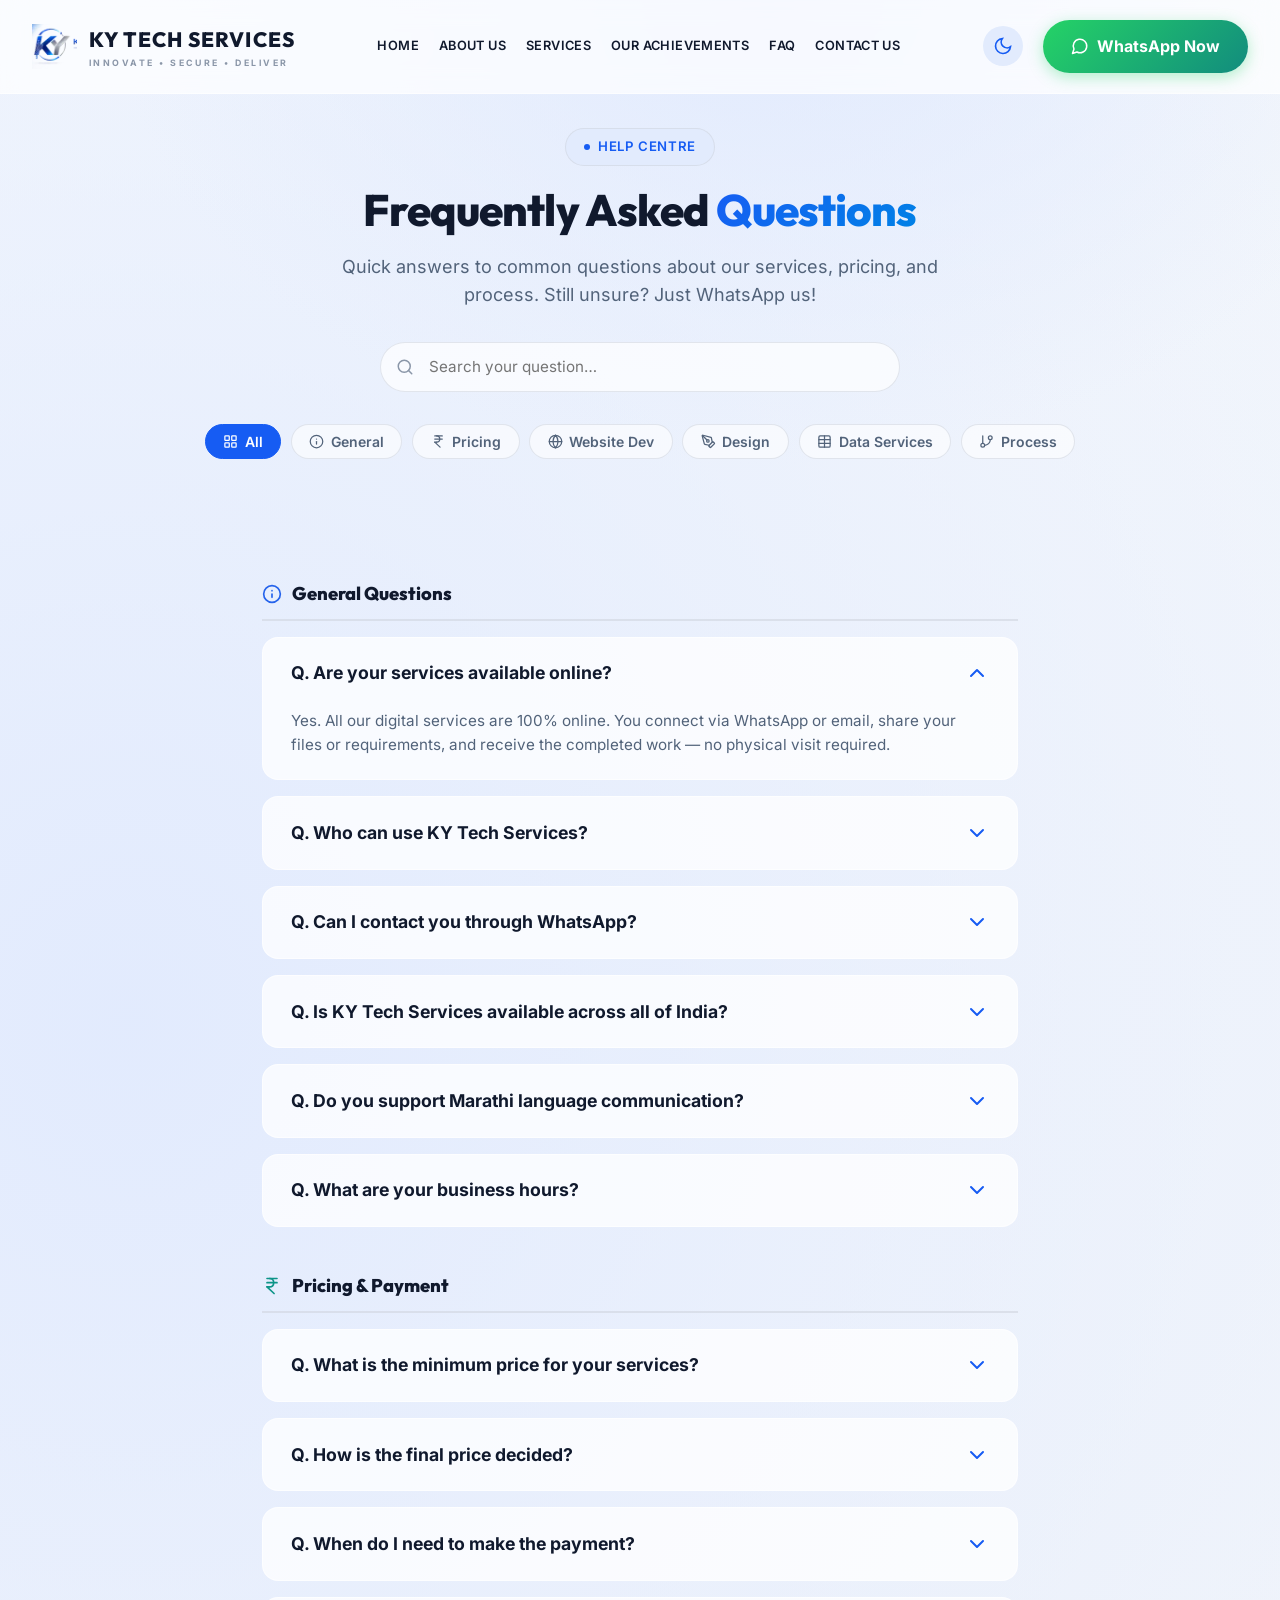
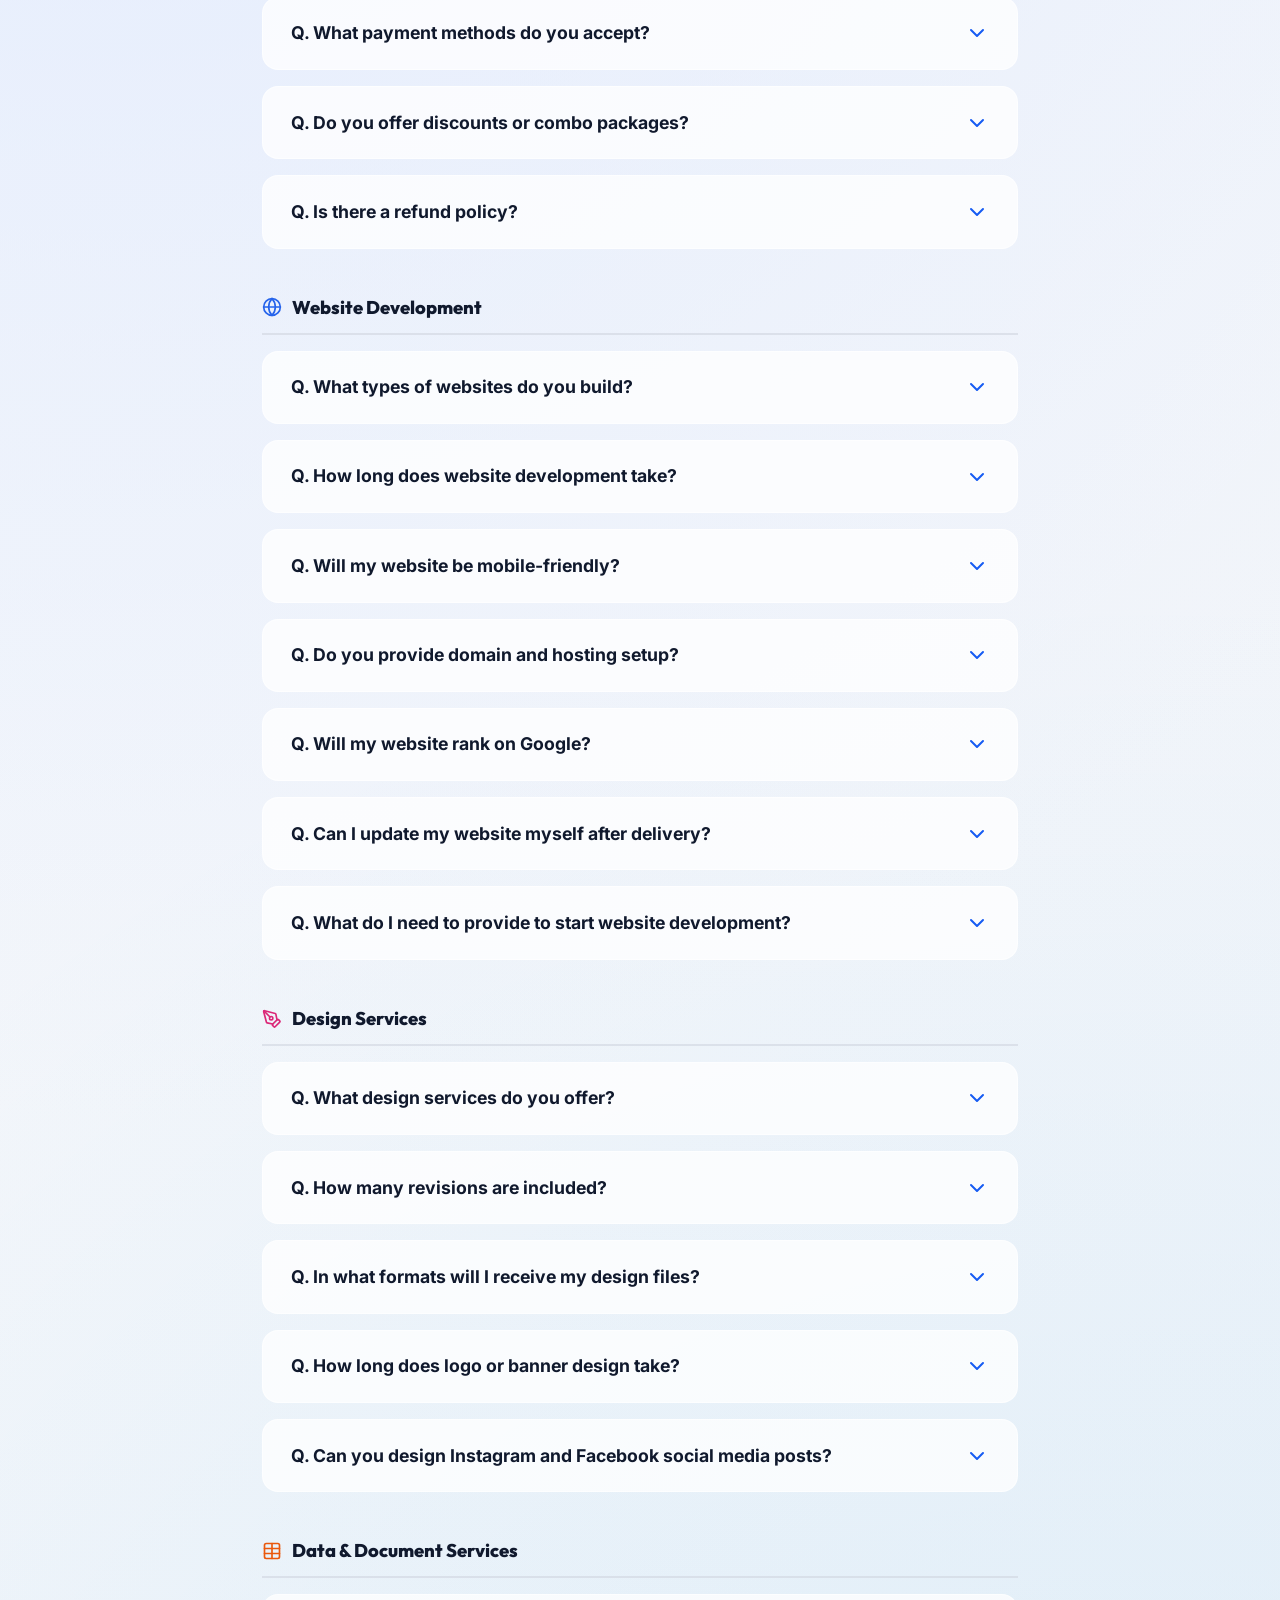
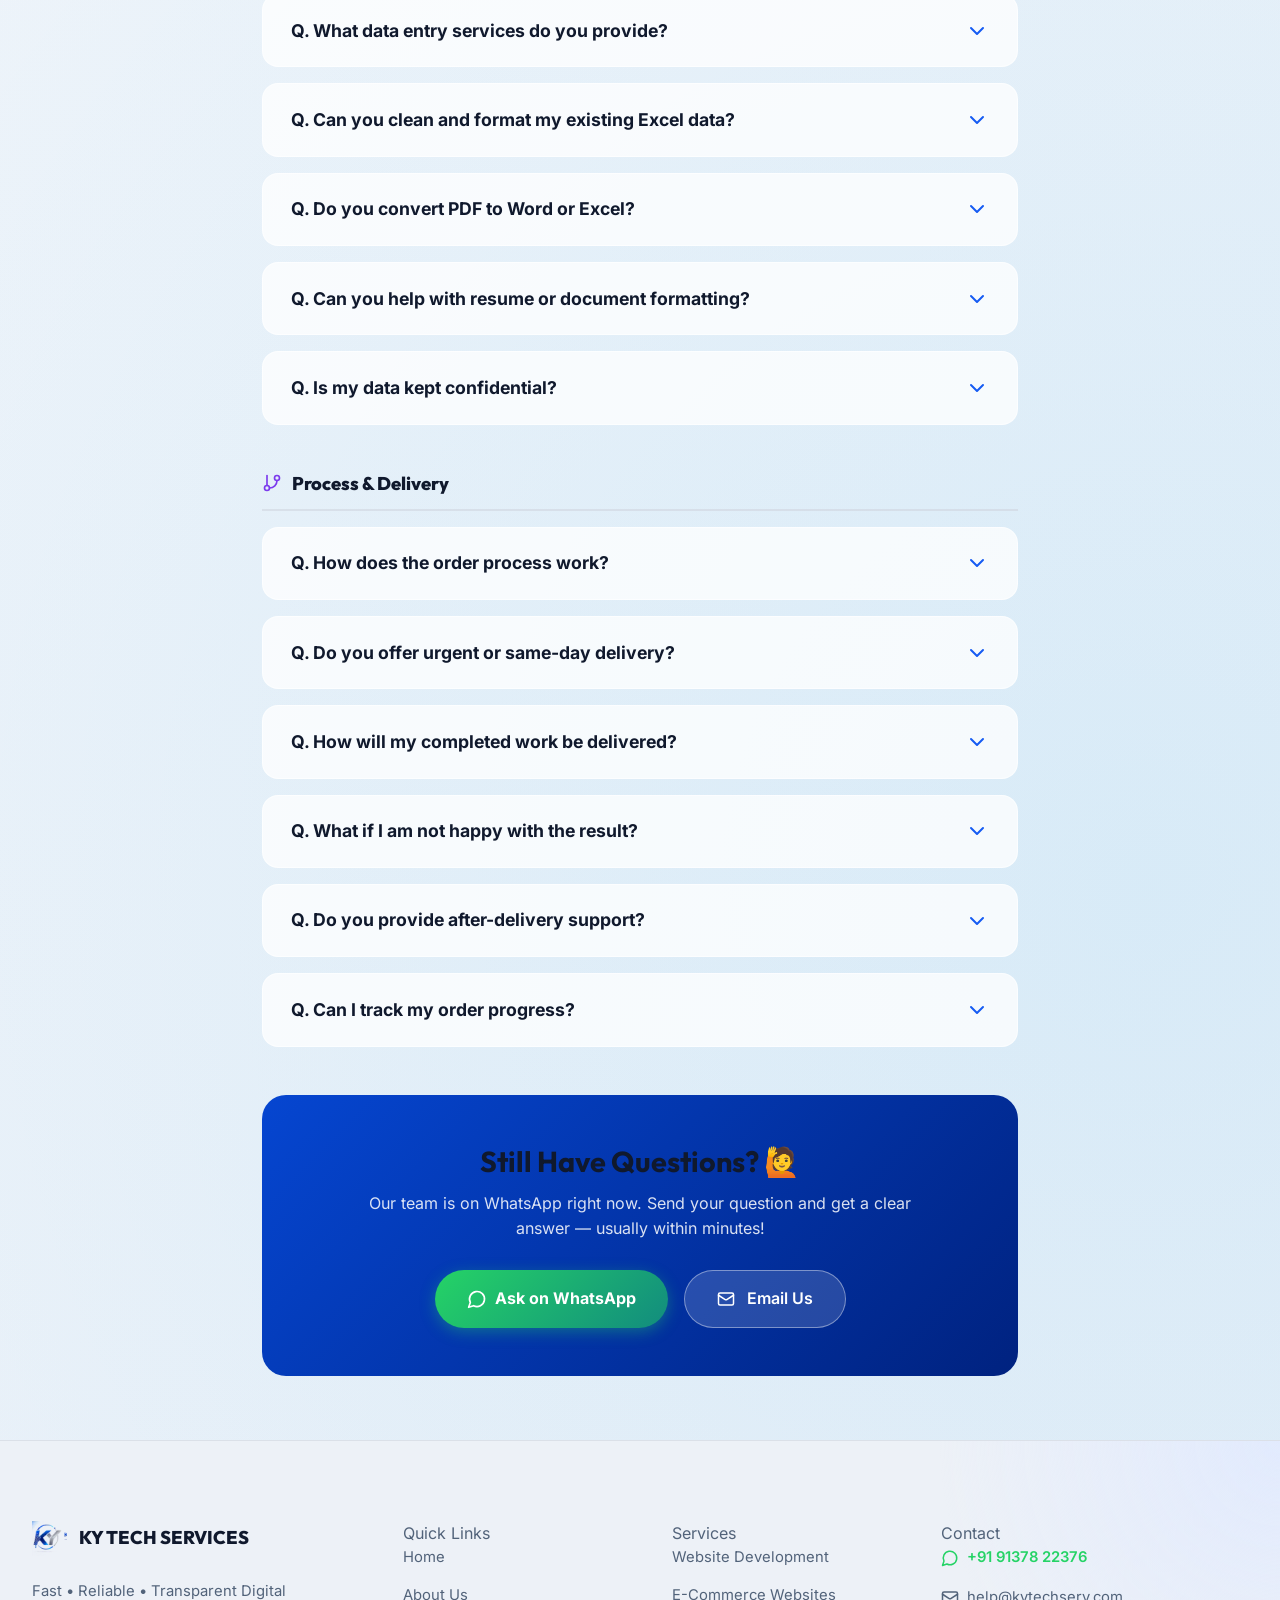
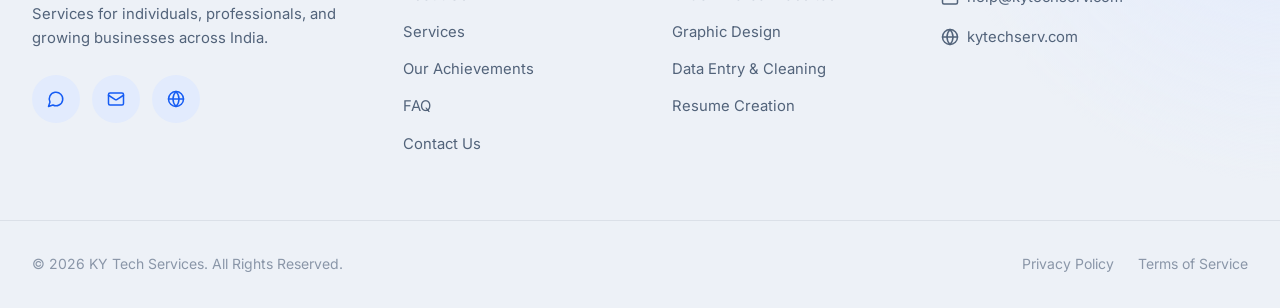
<file: faq.html>
<!DOCTYPE html>
<html lang="en">
<head>
    <meta charset="UTF-8">
    <meta name="viewport" content="width=device-width, initial-scale=1.0">
    <meta name="robots" content="index, follow">
    <title>FAQ | KY Tech Services &mdash; Frequently Asked Questions About Digital Services</title>
    <meta name="description" content="Get answers to frequently asked questions about KY Tech Services &mdash; website development, graphic design, data entry, pricing, WhatsApp support, delivery timelines, and more. Serving clients across India starting from just &#8377;99.">
    <meta name="keywords" content="KY Tech FAQ, website development FAQ India, digital services questions, affordable website cost India, WhatsApp business setup FAQ, graphic design service FAQ, data entry service India, static website development FAQ, e-commerce website FAQ India, logo design service FAQ, online digital services India, cheap website development India, resume making service FAQ, data cleaning service, document formatting service, KY Tech Services frequently asked questions">
    <meta name="author" content="KY Tech Services">
    <link rel="canonical" href="https://kytechserv.com/faq">

    <!-- Open Graph -->
    <meta property="og:title" content="FAQ | KY Tech Services &mdash; Your Questions Answered">
    <meta property="og:description" content="Find answers to common questions about KY Tech Services &mdash; pricing, website development, delivery time, payment, WhatsApp support, and more.">
    <meta property="og:image" content="logo-icon.webp">
    <meta property="og:url" content="https://kytechserv.com/faq">
    <meta property="og:type" content="website">

    <!-- FAQ Schema Structured Data for Google Rich Results -->
    <script type="application/ld+json">
    {
      "@context": "https://schema.org",
      "@type": "FAQPage",
      "mainEntity": [
        {"@type":"Question","name":"Are your digital services available online?","acceptedAnswer":{"@type":"Answer","text":"Yes. All our digital services are 100% online. You connect with us via WhatsApp, share your files, and receive completed work without visiting any office."}},
        {"@type":"Question","name":"What is the minimum price for your services?","acceptedAnswer":{"@type":"Answer","text":"Quick Digital Services start from Rs.99 for basic document formatting and data entry. Website development packages start from Rs.999."}},
        {"@type":"Question","name":"How long does it take to build a website?","acceptedAnswer":{"@type":"Answer","text":"A standard static website takes 3-7 working days. E-commerce websites take 10-20 days depending on features required."}},
        {"@type":"Question","name":"How do I contact KY Tech Services?","acceptedAnswer":{"@type":"Answer","text":"Contact us via WhatsApp at +91 91378 22376 or email at help@kytechserv.com. We respond promptly during business hours."}},
        {"@type":"Question","name":"Do you offer urgent or same-day delivery?","acceptedAnswer":{"@type":"Answer","text":"Urgent delivery is available for select services. Mention your deadline on WhatsApp and we will prioritise your order. A small urgency fee may apply."}},
        {"@type":"Question","name":"Will my website be mobile-friendly?","acceptedAnswer":{"@type":"Answer","text":"Yes, every website we build is 100% responsive and looks great on mobile phones, tablets, and desktops."}},
        {"@type":"Question","name":"Is my data kept confidential?","acceptedAnswer":{"@type":"Answer","text":"Yes. All files and information shared with us are kept strictly confidential. We do not share your data with any third party. We can sign an NDA if required."}},
        {"@type":"Question","name":"What payment methods do you accept?","acceptedAnswer":{"@type":"Answer","text":"We accept UPI (GPay, PhonePe, Paytm), bank transfer (NEFT/IMPS), and online payment links."}},
        {"@type":"Question","name":"How does the order process work?","acceptedAnswer":{"@type":"Answer","text":"Send your requirement on WhatsApp, receive a price quote, confirm and pay, then receive your completed work. Simple 4-step process."}}
      ]
    }
    </script>

    <link rel="stylesheet" href="fonts.css">
    <link rel="preload" href="styles.css" as="style">
    <link rel="stylesheet" href="styles.css">
    <link rel="icon" type="image/webp" href="logo-icon.webp">
    <script src="lucide.min.js" defer></script>

    <style>
        .faq-page-hero {
            padding-top: 8rem;
            padding-bottom: 3rem;
            text-align: center;
            background: radial-gradient(ellipse at 60% 0%, var(--primary-light) 0%, transparent 60%);
        }
        .faq-search-wrap {
            position: relative;
            max-width: 520px;
            margin: 0 auto 2rem auto;
        }
        .faq-search-input {
            width: 100%;
            padding: 0.9rem 1.25rem 0.9rem 3rem;
            border-radius: var(--radius-full);
            border: 1.5px solid var(--border-color);
            background: rgba(var(--bg-glass-raw), 0.7);
            color: var(--text-primary);
            font-size: 0.95rem;
            outline: none;
            transition: border-color var(--transition-fast), box-shadow var(--transition-fast);
        }
        .faq-search-input:focus { border-color: var(--primary); box-shadow: 0 0 0 3px var(--primary-light); }
        .faq-search-icon {
            position: absolute;
            left: 1rem;
            top: 50%;
            transform: translateY(-50%);
            color: var(--text-light);
            pointer-events: none;
            width: 18px; height: 18px;
        }
        .faq-category-tabs {
            display: flex;
            flex-wrap: wrap;
            justify-content: center;
            gap: 0.6rem;
            margin-bottom: 2.5rem;
        }
        .faq-tab-btn {
            display: inline-flex;
            align-items: center;
            gap: 0.4rem;
            padding: 0.5rem 1.1rem;
            border-radius: var(--radius-full);
            border: 1.5px solid var(--border-color);
            background: rgba(var(--bg-glass-raw), 0.6);
            color: var(--text-secondary);
            font-size: 0.875rem;
            font-weight: 600;
            cursor: pointer;
            transition: all var(--transition-fast);
            font-family: var(--font-body);
        }
        .faq-tab-btn i, .faq-tab-btn svg { width: 15px; height: 15px; }
        .faq-tab-btn.active, .faq-tab-btn:hover { background: var(--primary); border-color: var(--primary); color: #fff; }
        .faq-category-section { margin-bottom: 2.75rem; }
        .faq-cat-heading {
            display: flex;
            align-items: center;
            gap: 0.6rem;
            font-size: 1.15rem;
            font-weight: 800;
            font-family: var(--font-heading);
            color: var(--text-primary);
            margin-bottom: 1rem;
            padding-bottom: 0.65rem;
            border-bottom: 2px solid var(--border-color);
        }
        .faq-cat-heading i, .faq-cat-heading svg { width: 20px; height: 20px; }
        .cat-blue   { color: #2563eb; }
        .cat-teal   { color: #0d9488; }
        .cat-orange { color: #ea580c; }
        .cat-pink   { color: #db2777; }
        .cat-purple { color: #7c3aed; }
        .cat-green  { color: #16a34a; }
        .faq-item.faq-hidden { display: none; }
        .faq-no-results {
            display: none;
            text-align: center;
            padding: 2.5rem 1rem;
            color: var(--text-secondary);
            font-size: 0.95rem;
        }
        .faq-no-results i, .faq-no-results svg { width: 44px; height: 44px; display: block; margin: 0 auto 1rem; color: var(--text-light); }
        .faq-cta-box {
            background: linear-gradient(135deg, hsl(221,95%,42%) 0%, hsl(224,100%,25%) 100%);
            border-radius: var(--radius-lg);
            padding: 3rem 2rem;
            text-align: center;
            margin-top: 3rem;
            color: #fff;
        }
        .faq-cta-box h2 { font-size: 1.8rem; margin-bottom: 0.75rem; font-family: var(--font-heading); }
        .faq-cta-box p  { opacity: 0.85; margin-bottom: 1.75rem; max-width: 550px; margin-left: auto; margin-right: auto; font-size: 1rem; }
        .faq-cta-btns { display: flex; justify-content: center; gap: 1rem; flex-wrap: wrap; }
        @media (max-width: 640px) {
            .faq-page-hero { padding-top: 7rem; }
            .faq-cta-box h2 { font-size: 1.4rem; }
        }
    </style>
</head>
<body data-theme="light">

    <!-- HEADER -->
    <header class="header" id="main-header">
        <div class="container navbar">
            <a href="index.html" class="logo-link" id="logo-anchor">
                <img src="logo-icon.webp" alt="KY Tech Logo" class="logo-img-icon" width="45" height="45" style="height:45px;width:auto;object-fit:contain;transition:transform var(--transition-normal);">
                <div class="logo-text">
                    <span style="font-family:var(--font-heading);font-weight:800;font-size:1.3rem;letter-spacing:0.05em;color:var(--text-primary);">KY TECH SERVICES</span>
                    <span style="display:block;font-size:0.55rem;font-weight:700;letter-spacing:0.28em;color:var(--text-light);text-transform:uppercase;">Innovate &bull; Secure &bull; Deliver</span>
                </div>
            </a>
            <nav class="nav-menu" id="nav-links">
                <a href="index.html" class="nav-link">Home</a>
                <a href="about.html" class="nav-link">About Us</a>
                <a href="services.html" class="nav-link">Services</a>
                <a href="achievements.html" class="nav-link">Our Achievements</a>
                <a href="faq.html" class="nav-link active">FAQ</a>
                <a href="contact.html" class="nav-link">Contact Us</a>
            </nav>
            <div class="nav-actions">
                <div class="theme-toggle" id="theme-btn" role="button" tabindex="0" title="Toggle Theme" aria-label="Toggle Theme">
                    <svg class="theme-toggle-icon sun-icon" viewBox="0 0 24 24"><circle cx="12" cy="12" r="4"/><path d="M12 2v2M12 20v2M4.93 4.93l1.41 1.41M17.66 17.66l1.41 1.41M2 12h2M20 12h2M6.34 17.66l-1.41 1.41M19.07 4.93l-1.41 1.41"/></svg>
                    <svg class="theme-toggle-icon moon-icon" viewBox="0 0 24 24"><path d="M21 12.79A9 9 0 1 1 11.21 3 7 7 0 0 0 21 12.79z"/></svg>
                </div>
                <a href="https://wa.me/919137822376?text=Hello%20KY%20Tech%2C%20I%20have%20a%20question%3A%20" target="_blank" rel="noopener" class="btn btn-whatsapp" id="header-whatsapp-btn">
                    <i data-lucide="message-circle" style="width:18px;height:18px;"></i> WhatsApp Now
                </a>
                <div class="burger-menu" id="menu-toggle" role="button" tabindex="0" aria-label="Toggle Menu">
                    <div class="burger-line"></div>
                    <div class="burger-line"></div>
                    <div class="burger-line"></div>
                </div>
            </div>
        </div>
    </header>

    <main>

        <!-- HERO -->
        <section class="faq-page-hero" id="faq-top">
            <div class="container">
                <div class="section-tag" style="justify-content:center;">
                    <span class="dot"></span> Help Centre
                </div>
                <h1 class="section-title" style="max-width:700px;margin:0 auto 1rem;">
                    Frequently Asked <span>Questions</span>
                </h1>
                <p class="section-desc" style="max-width:600px;margin:0 auto 2rem;">
                    Quick answers to common questions about our services, pricing, and process. Still unsure? Just WhatsApp us!
                </p>

                <!-- Search bar -->
                <div class="faq-search-wrap">
                    <i data-lucide="search" class="faq-search-icon"></i>
                    <input type="text" id="faq-search" class="faq-search-input" placeholder="Search your question&hellip;" aria-label="Search FAQ questions">
                </div>

                <!-- Category Tabs -->
                <div class="faq-category-tabs" id="faq-tabs">
                    <button class="faq-tab-btn active" data-cat="all" id="tab-all"><i data-lucide="layout-grid"></i> All</button>
                    <button class="faq-tab-btn" data-cat="general"><i data-lucide="info"></i> General</button>
                    <button class="faq-tab-btn" data-cat="pricing"><i data-lucide="indian-rupee"></i> Pricing</button>
                    <button class="faq-tab-btn" data-cat="website"><i data-lucide="globe"></i> Website Dev</button>
                    <button class="faq-tab-btn" data-cat="design"><i data-lucide="pen-tool"></i> Design</button>
                    <button class="faq-tab-btn" data-cat="data"><i data-lucide="table"></i> Data Services</button>
                    <button class="faq-tab-btn" data-cat="process"><i data-lucide="git-branch"></i> Process</button>
                </div>
            </div>
        </section>

        <!-- FAQ QUESTIONS -->
        <section style="padding:2rem 0 4rem;">
            <div class="container" style="max-width:820px;">

                <div id="faq-no-results" class="faq-no-results">
                    <i data-lucide="search-x"></i>
                    No questions matched your search. Try different keywords or
                    <a href="https://wa.me/919137822376" target="_blank" style="color:var(--primary);font-weight:700;">ask us on WhatsApp</a>.
                </div>

                <!-- ── GENERAL ── -->
                <div class="faq-category-section" data-category="general" id="sec-general">
                    <div class="faq-cat-heading">
                        <i data-lucide="info" class="cat-blue"></i> General Questions
                    </div>
                    <div class="faq-accordion">
                        <div class="faq-item active" data-cat="general">
                            <div class="faq-question"><span>Q. Are your services available online?</span><i data-lucide="chevron-down" class="faq-icon-arrow"></i></div>
                            <div class="faq-answer">Yes. All our digital services are 100% online. You connect via WhatsApp or email, share your files or requirements, and receive the completed work — no physical visit required.</div>
                        </div>
                        <div class="faq-item" data-cat="general">
                            <div class="faq-question"><span>Q. Who can use KY Tech Services?</span><i data-lucide="chevron-down" class="faq-icon-arrow"></i></div>
                            <div class="faq-answer">Our services are for everyone — students, job seekers, freelancers, small business owners, schools, startups, and enterprises. If you need affordable digital help, we are here for you.</div>
                        </div>
                        <div class="faq-item" data-cat="general">
                            <div class="faq-question"><span>Q. Can I contact you through WhatsApp?</span><i data-lucide="chevron-down" class="faq-icon-arrow"></i></div>
                            <div class="faq-answer">Absolutely! WhatsApp is our primary channel. Send your requirement as text, voice note, photo, or document and our team will respond with pricing and next steps within minutes.</div>
                        </div>
                        <div class="faq-item" data-cat="general">
                            <div class="faq-question"><span>Q. Is KY Tech Services available across all of India?</span><i data-lucide="chevron-down" class="faq-icon-arrow"></i></div>
                            <div class="faq-answer">Yes! We serve clients from Maharashtra, Delhi, Karnataka, Tamil Nadu, Gujarat, Rajasthan, West Bengal, and all other states. Since everything is online, location is never a barrier.</div>
                        </div>
                        <div class="faq-item" data-cat="general">
                            <div class="faq-question"><span>Q. Do you support Marathi language communication?</span><i data-lucide="chevron-down" class="faq-icon-arrow"></i></div>
                            <div class="faq-answer">Yes! We support both Marathi and English. Send your requirements in Marathi and we'll respond in your preferred language.</div>
                        </div>
                        <div class="faq-item" data-cat="general">
                            <div class="faq-question"><span>Q. What are your business hours?</span><i data-lucide="chevron-down" class="faq-icon-arrow"></i></div>
                            <div class="faq-answer">Our primary support hours are Monday to Saturday, 9:00 AM to 7:00 PM IST. You can send a WhatsApp message any time and we will reply during business hours.</div>
                        </div>
                    </div>
                </div>

                <!-- ── PRICING ── -->
                <div class="faq-category-section" data-category="pricing" id="sec-pricing">
                    <div class="faq-cat-heading">
                        <i data-lucide="indian-rupee" class="cat-teal"></i> Pricing &amp; Payment
                    </div>
                    <div class="faq-accordion">
                        <div class="faq-item" data-cat="pricing">
                            <div class="faq-question"><span>Q. What is the minimum price for your services?</span><i data-lucide="chevron-down" class="faq-icon-arrow"></i></div>
                            <div class="faq-answer">Quick Digital Services start from as low as &#8377;99 for basic document formatting and data entry tasks. Website development packages start from &#8377;999.</div>
                        </div>
                        <div class="faq-item" data-cat="pricing">
                            <div class="faq-question"><span>Q. How is the final price decided?</span><i data-lucide="chevron-down" class="faq-icon-arrow"></i></div>
                            <div class="faq-answer">We review your exact requirement and then provide a clear, all-inclusive quotation before any work begins. There are zero hidden charges — the price quoted is the price you pay.</div>
                        </div>
                        <div class="faq-item" data-cat="pricing">
                            <div class="faq-question"><span>Q. When do I need to make the payment?</span><i data-lucide="chevron-down" class="faq-icon-arrow"></i></div>
                            <div class="faq-answer">For small tasks, full payment is required upfront. For larger projects (websites, e-commerce), we use milestone payments — typically 50% advance and 50% on delivery.</div>
                        </div>
                        <div class="faq-item" data-cat="pricing">
                            <div class="faq-question"><span>Q. What payment methods do you accept?</span><i data-lucide="chevron-down" class="faq-icon-arrow"></i></div>
                            <div class="faq-answer">We accept all major UPI apps (GPay, PhonePe, Paytm), bank transfer (NEFT/IMPS/RTGS), and online payment links. Payment details are shared after quote confirmation.</div>
                        </div>
                        <div class="faq-item" data-cat="pricing">
                            <div class="faq-question"><span>Q. Do you offer discounts or combo packages?</span><i data-lucide="chevron-down" class="faq-icon-arrow"></i></div>
                            <div class="faq-answer">Yes! We offer combo discounts for bundled services (e.g., website + logo + visiting card). Students, NGOs, and repeat clients also get special pricing. Ask on WhatsApp!</div>
                        </div>
                        <div class="faq-item" data-cat="pricing">
                            <div class="faq-question"><span>Q. Is there a refund policy?</span><i data-lucide="chevron-down" class="faq-icon-arrow"></i></div>
                            <div class="faq-answer">We always share drafts/previews before final delivery. If we fail to deliver as agreed, we offer free revisions or a partial refund. Advance payments for fully completed work are non-refundable.</div>
                        </div>
                    </div>
                </div>

                <!-- ── WEBSITE DEV ── -->
                <div class="faq-category-section" data-category="website" id="sec-website">
                    <div class="faq-cat-heading">
                        <i data-lucide="globe" class="cat-blue"></i> Website Development
                    </div>
                    <div class="faq-accordion">
                        <div class="faq-item" data-cat="website">
                            <div class="faq-question"><span>Q. What types of websites do you build?</span><i data-lucide="chevron-down" class="faq-icon-arrow"></i></div>
                            <div class="faq-answer">We build Static Business Websites, School &amp; Academic Websites, Portfolio Websites, Landing Pages, and E-Commerce Websites — all mobile-responsive, SEO-friendly, and fast-loading.</div>
                        </div>
                        <div class="faq-item" data-cat="website">
                            <div class="faq-question"><span>Q. How long does website development take?</span><i data-lucide="chevron-down" class="faq-icon-arrow"></i></div>
                            <div class="faq-answer">A standard static website: 3&ndash;7 working days. School/Academic websites: 5&ndash;10 days. E-commerce websites: 10&ndash;20 days depending on products and features required.</div>
                        </div>
                        <div class="faq-item" data-cat="website">
                            <div class="faq-question"><span>Q. Will my website be mobile-friendly?</span><i data-lucide="chevron-down" class="faq-icon-arrow"></i></div>
                            <div class="faq-answer">Yes, every website is 100% responsive. It will look and work perfectly on mobile phones, tablets, and desktop computers. Mobile-first design is standard in all our packages.</div>
                        </div>
                        <div class="faq-item" data-cat="website">
                            <div class="faq-question"><span>Q. Do you provide domain and hosting setup?</span><i data-lucide="chevron-down" class="faq-icon-arrow"></i></div>
                            <div class="faq-answer">We assist you in purchasing a domain and hosting plan and help with full setup. Domain and hosting costs are billed separately at actual cost. We recommend trusted providers for best performance.</div>
                        </div>
                        <div class="faq-item" data-cat="website">
                            <div class="faq-question"><span>Q. Will my website rank on Google?</span><i data-lucide="chevron-down" class="faq-icon-arrow"></i></div>
                            <div class="faq-answer">All websites are built with on-page SEO best practices — proper H1/H2 structure, meta tags, fast load speed, clean URLs, and schema markup. For ongoing Google ranking, we offer dedicated SEO services separately.</div>
                        </div>
                        <div class="faq-item" data-cat="website">
                            <div class="faq-question"><span>Q. Can I update my website myself after delivery?</span><i data-lucide="chevron-down" class="faq-icon-arrow"></i></div>
                            <div class="faq-answer">Yes. We provide documentation on basic updates. For ongoing content changes, we offer affordable maintenance packages or per-edit charges on request.</div>
                        </div>
                        <div class="faq-item" data-cat="website">
                            <div class="faq-question"><span>Q. What do I need to provide to start website development?</span><i data-lucide="chevron-down" class="faq-icon-arrow"></i></div>
                            <div class="faq-answer">Share your business name, logo (if available), list of pages needed, text/content, and reference website links you like. We'll guide you through everything on WhatsApp step by step.</div>
                        </div>
                    </div>
                </div>

                <!-- ── DESIGN ── -->
                <div class="faq-category-section" data-category="design" id="sec-design">
                    <div class="faq-cat-heading">
                        <i data-lucide="pen-tool" class="cat-pink"></i> Design Services
                    </div>
                    <div class="faq-accordion">
                        <div class="faq-item" data-cat="design">
                            <div class="faq-question"><span>Q. What design services do you offer?</span><i data-lucide="chevron-down" class="faq-icon-arrow"></i></div>
                            <div class="faq-answer">We offer Logo Design, Promotional Banner Design, Visiting Card / Business Card Design, Social Media Post Design, WhatsApp DP Design, and Advertisement Creatives — all at affordable prices.</div>
                        </div>
                        <div class="faq-item" data-cat="design">
                            <div class="faq-question"><span>Q. How many revisions are included?</span><i data-lucide="chevron-down" class="faq-icon-arrow"></i></div>
                            <div class="faq-answer">Standard packages include 2 free revisions. Additional revisions are available at a small charge. We share a draft first before finalising any design.</div>
                        </div>
                        <div class="faq-item" data-cat="design">
                            <div class="faq-question"><span>Q. In what formats will I receive my design files?</span><i data-lucide="chevron-down" class="faq-icon-arrow"></i></div>
                            <div class="faq-answer">You receive PNG (transparent background), JPG (high resolution), and PDF. Editable source files (PSD, AI, CDR) can be provided for an additional charge.</div>
                        </div>
                        <div class="faq-item" data-cat="design">
                            <div class="faq-question"><span>Q. How long does logo or banner design take?</span><i data-lucide="chevron-down" class="faq-icon-arrow"></i></div>
                            <div class="faq-answer">Logo design: 1&ndash;3 working days. Banners and visiting card designs: usually within 24 hours. Same-day delivery is available for urgent requests (small fee may apply).</div>
                        </div>
                        <div class="faq-item" data-cat="design">
                            <div class="faq-question"><span>Q. Can you design Instagram and Facebook social media posts?</span><i data-lucide="chevron-down" class="faq-icon-arrow"></i></div>
                            <div class="faq-answer">Yes! We design eye-catching posts, stories, and promotional banners for Instagram, Facebook, WhatsApp, and LinkedIn — perfectly sized for each platform.</div>
                        </div>
                    </div>
                </div>

                <!-- ── DATA SERVICES ── -->
                <div class="faq-category-section" data-category="data" id="sec-data">
                    <div class="faq-cat-heading">
                        <i data-lucide="table" class="cat-orange"></i> Data &amp; Document Services
                    </div>
                    <div class="faq-accordion">
                        <div class="faq-item" data-cat="data">
                            <div class="faq-question"><span>Q. What data entry services do you provide?</span><i data-lucide="chevron-down" class="faq-icon-arrow"></i></div>
                            <div class="faq-answer">We provide Excel &amp; Google Sheets Data Entry, Copy-Paste Tasks, PDF to Excel/Word Conversion, Data Cleaning, Data Formatting, and Deduplication services.</div>
                        </div>
                        <div class="faq-item" data-cat="data">
                            <div class="faq-question"><span>Q. Can you clean and format my existing Excel data?</span><i data-lucide="chevron-down" class="faq-icon-arrow"></i></div>
                            <div class="faq-answer">Absolutely! We specialise in data cleaning — removing duplicates, fixing errors, standardising formats, adding formulas, conditional formatting, and creating clean, ready-to-use spreadsheets.</div>
                        </div>
                        <div class="faq-item" data-cat="data">
                            <div class="faq-question"><span>Q. Do you convert PDF to Word or Excel?</span><i data-lucide="chevron-down" class="faq-icon-arrow"></i></div>
                            <div class="faq-answer">Yes. We convert PDFs to editable Word documents or Excel spreadsheets with full accuracy — preserving tables, fonts, and the original layout wherever possible.</div>
                        </div>
                        <div class="faq-item" data-cat="data">
                            <div class="faq-question"><span>Q. Can you help with resume or document formatting?</span><i data-lucide="chevron-down" class="faq-icon-arrow"></i></div>
                            <div class="faq-answer">Yes! We create ATS-optimised professional resumes and beautifully formatted documents with proper fonts, margins, tables, and layout — starting from just &#8377;99.</div>
                        </div>
                        <div class="faq-item" data-cat="data">
                            <div class="faq-question"><span>Q. Is my data kept confidential?</span><i data-lucide="chevron-down" class="faq-icon-arrow"></i></div>
                            <div class="faq-answer">Yes. All files and information you share are kept strictly confidential. We never share your data with third parties. We can sign an NDA (Non-Disclosure Agreement) if required.</div>
                        </div>
                    </div>
                </div>

                <!-- ── PROCESS & DELIVERY ── -->
                <div class="faq-category-section" data-category="process" id="sec-process">
                    <div class="faq-cat-heading">
                        <i data-lucide="git-branch" class="cat-purple"></i> Process &amp; Delivery
                    </div>
                    <div class="faq-accordion">
                        <div class="faq-item" data-cat="process">
                            <div class="faq-question"><span>Q. How does the order process work?</span><i data-lucide="chevron-down" class="faq-icon-arrow"></i></div>
                            <div class="faq-answer">(1) Send your requirement on WhatsApp &rarr; (2) We send a price quote &rarr; (3) You confirm and pay &rarr; (4) We complete and deliver the work. Simple 4-step process!</div>
                        </div>
                        <div class="faq-item" data-cat="process">
                            <div class="faq-question"><span>Q. Do you offer urgent or same-day delivery?</span><i data-lucide="chevron-down" class="faq-icon-arrow"></i></div>
                            <div class="faq-answer">Yes, for most quick services. Type "URGENT" in your WhatsApp message and we'll prioritise your order. A small urgency fee may apply depending on the service.</div>
                        </div>
                        <div class="faq-item" data-cat="process">
                            <div class="faq-question"><span>Q. How will my completed work be delivered?</span><i data-lucide="chevron-down" class="faq-icon-arrow"></i></div>
                            <div class="faq-answer">All completed work is delivered via WhatsApp or Email. Large files are shared via secure links (Google Drive / WeTransfer). Website credentials and access details are sent on WhatsApp.</div>
                        </div>
                        <div class="faq-item" data-cat="process">
                            <div class="faq-question"><span>Q. What if I am not happy with the result?</span><i data-lucide="chevron-down" class="faq-icon-arrow"></i></div>
                            <div class="faq-answer">We always share a preview/draft before final delivery. If not satisfied, we offer free revisions within the agreed scope. Client satisfaction is our top priority — we work until you're happy.</div>
                        </div>
                        <div class="faq-item" data-cat="process">
                            <div class="faq-question"><span>Q. Do you provide after-delivery support?</span><i data-lucide="chevron-down" class="faq-icon-arrow"></i></div>
                            <div class="faq-answer">Yes. We provide 7-day post-delivery support for all services. For websites, we offer ongoing maintenance packages at affordable rates.</div>
                        </div>
                        <div class="faq-item" data-cat="process">
                            <div class="faq-question"><span>Q. Can I track my order progress?</span><i data-lucide="chevron-down" class="faq-icon-arrow"></i></div>
                            <div class="faq-answer">Yes. We send regular WhatsApp updates as your work progresses. For larger projects like websites, we share milestone updates so you're always in the loop.</div>
                        </div>
                    </div>
                </div>

                <!-- CTA BOX -->
                <div class="faq-cta-box">
                    <h2>Still Have Questions? &#128587;</h2>
                    <p>Our team is on WhatsApp right now. Send your question and get a clear answer — usually within minutes!</p>
                    <div class="faq-cta-btns">
                        <a href="https://wa.me/919137822376?text=Hello%20KY%20Tech%2C%20I%20have%20a%20question%3A%20" target="_blank" rel="noopener" class="btn btn-whatsapp" style="padding:0.95rem 2rem;font-size:1rem;">
                            <i data-lucide="message-circle" style="width:20px;height:20px;"></i> Ask on WhatsApp
                        </a>
                        <a href="contact.html" class="btn" style="padding:0.95rem 2rem;font-size:1rem;background:rgba(255,255,255,0.15);color:#fff;border:1px solid rgba(255,255,255,0.4);">
                            <i data-lucide="mail" style="width:18px;height:18px;"></i> Email Us
                        </a>
                    </div>
                </div>

            </div>
        </section>

    </main>

    <!-- FOOTER -->
    <footer class="footer">
        <div class="container footer-grid">
            <div class="footer-col">
                <a href="index.html" class="logo-link">
                    <img src="logo-icon.webp" alt="KY Tech Logo" class="logo-img-icon" width="35" height="35" style="height:35px;width:auto;object-fit:contain;" loading="lazy">
                    <span style="font-family:var(--font-heading);font-weight:800;font-size:1.15rem;color:var(--text-primary);">KY TECH SERVICES</span>
                </a>
                <p class="footer-desc">Fast &bull; Reliable &bull; Transparent Digital Services for individuals, professionals, and growing businesses across India.</p>
                <div class="footer-socials">
                    <a href="https://wa.me/919137822376" target="_blank" rel="noopener" class="btn-circle" aria-label="WhatsApp"><i data-lucide="message-circle" style="width:18px;height:18px;"></i></a>
                    <a href="mailto:help@kytechserv.com" class="btn-circle" aria-label="Email"><i data-lucide="mail" style="width:18px;height:18px;"></i></a>
                    <a href="https://kytechserv.com" target="_blank" rel="noopener" class="btn-circle" aria-label="Website"><i data-lucide="globe" style="width:18px;height:18px;"></i></a>
                </div>
            </div>
            <div class="footer-col">
                <div class="footer-col-title">Quick Links</div>
                <div class="footer-links">
                    <a href="index.html">Home</a>
                    <a href="about.html">About Us</a>
                    <a href="services.html">Services</a>
                    <a href="achievements.html">Our Achievements</a>
                    <a href="faq.html">FAQ</a>
                    <a href="contact.html">Contact Us</a>
                </div>
            </div>
            <div class="footer-col">
                <div class="footer-col-title">Services</div>
                <div class="footer-links">
                    <a href="services.html">Website Development</a>
                    <a href="services.html">E-Commerce Websites</a>
                    <a href="services.html">Graphic Design</a>
                    <a href="services.html">Data Entry &amp; Cleaning</a>
                    <a href="services.html">Resume Creation</a>
                </div>
            </div>
            <div class="footer-col">
                <div class="footer-col-title">Contact</div>
                <div class="footer-links" style="gap:1rem;">
                    <a href="https://wa.me/919137822376" target="_blank" rel="noopener" style="display:flex;align-items:center;gap:0.5rem;color:#25D366;font-weight:600;"><i data-lucide="message-circle" style="width:18px;height:18px;"></i> +91 91378 22376</a>
                    <a href="mailto:help@kytechserv.com" style="display:flex;align-items:center;gap:0.5rem;"><i data-lucide="mail" style="width:18px;height:18px;"></i> help@kytechserv.com</a>
                    <a href="https://kytechserv.com" target="_blank" rel="noopener" style="display:flex;align-items:center;gap:0.5rem;"><i data-lucide="globe" style="width:18px;height:18px;"></i> kytechserv.com</a>
                </div>
            </div>
        </div>
        <div class="container footer-bottom">
            <p>&copy; 2026 KY Tech Services. All Rights Reserved.</p>
            <div class="footer-bottom-links">
                <a href="#" id="privacy-link">Privacy Policy</a>
                <a href="#" id="terms-link">Terms of Service</a>
            </div>
        </div>
    </footer>

    <script src="app.js" defer></script>

    <!-- FAQ: Search + Category Filter Logic -->
    <script>
    document.addEventListener('DOMContentLoaded', function () {
        const searchEl  = document.getElementById('faq-search');
        const allItems  = document.querySelectorAll('.faq-item');
        const allSecs   = document.querySelectorAll('.faq-category-section');
        const noResults = document.getElementById('faq-no-results');
        const tabBtns   = document.querySelectorAll('.faq-tab-btn');

        // Category filter
        tabBtns.forEach(btn => {
            btn.addEventListener('click', () => {
                tabBtns.forEach(b => b.classList.remove('active'));
                btn.classList.add('active');
                searchEl.value = '';
                const cat = btn.dataset.cat;
                allSecs.forEach(sec => {
                    sec.style.display = (cat === 'all' || sec.dataset.category === cat) ? '' : 'none';
                });
                allItems.forEach(item => item.classList.remove('faq-hidden'));
                noResults.style.display = 'none';
            });
        });

        // Live search
        searchEl.addEventListener('input', function () {
            const q = this.value.trim().toLowerCase();
            // Show all categories when searching
            tabBtns.forEach(b => b.classList.remove('active'));
            document.getElementById('tab-all').classList.add('active');
            allSecs.forEach(sec => sec.style.display = '');

            let visible = 0;
            allItems.forEach(item => {
                if (!q || item.textContent.toLowerCase().includes(q)) {
                    item.classList.remove('faq-hidden');
                    visible++;
                } else {
                    item.classList.add('faq-hidden');
                }
            });
            // Hide empty category sections
            allSecs.forEach(sec => {
                const hasVisible = [...sec.querySelectorAll('.faq-item')].some(i => !i.classList.contains('faq-hidden'));
                sec.style.display = hasVisible ? '' : 'none';
            });
            noResults.style.display = visible === 0 ? 'block' : 'none';
        });
    });
    </script>
</body>
</html>
</file>
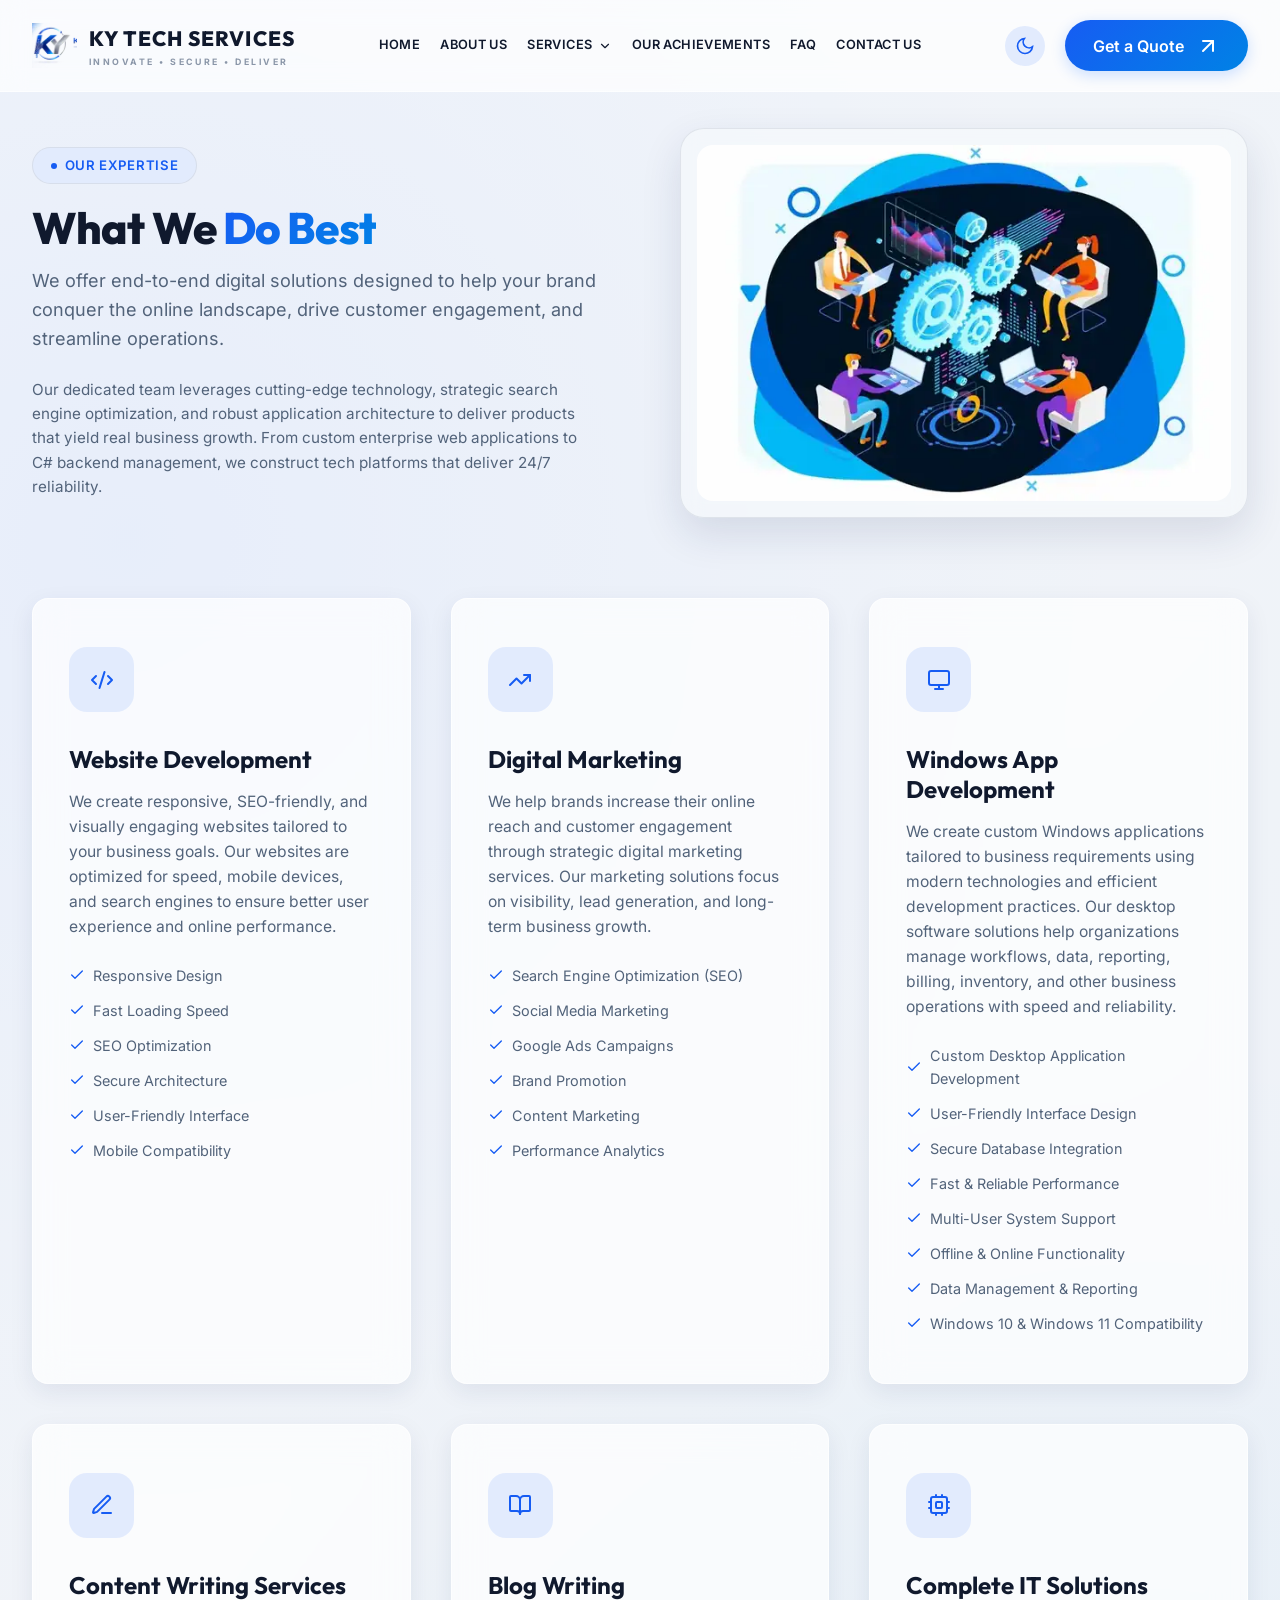
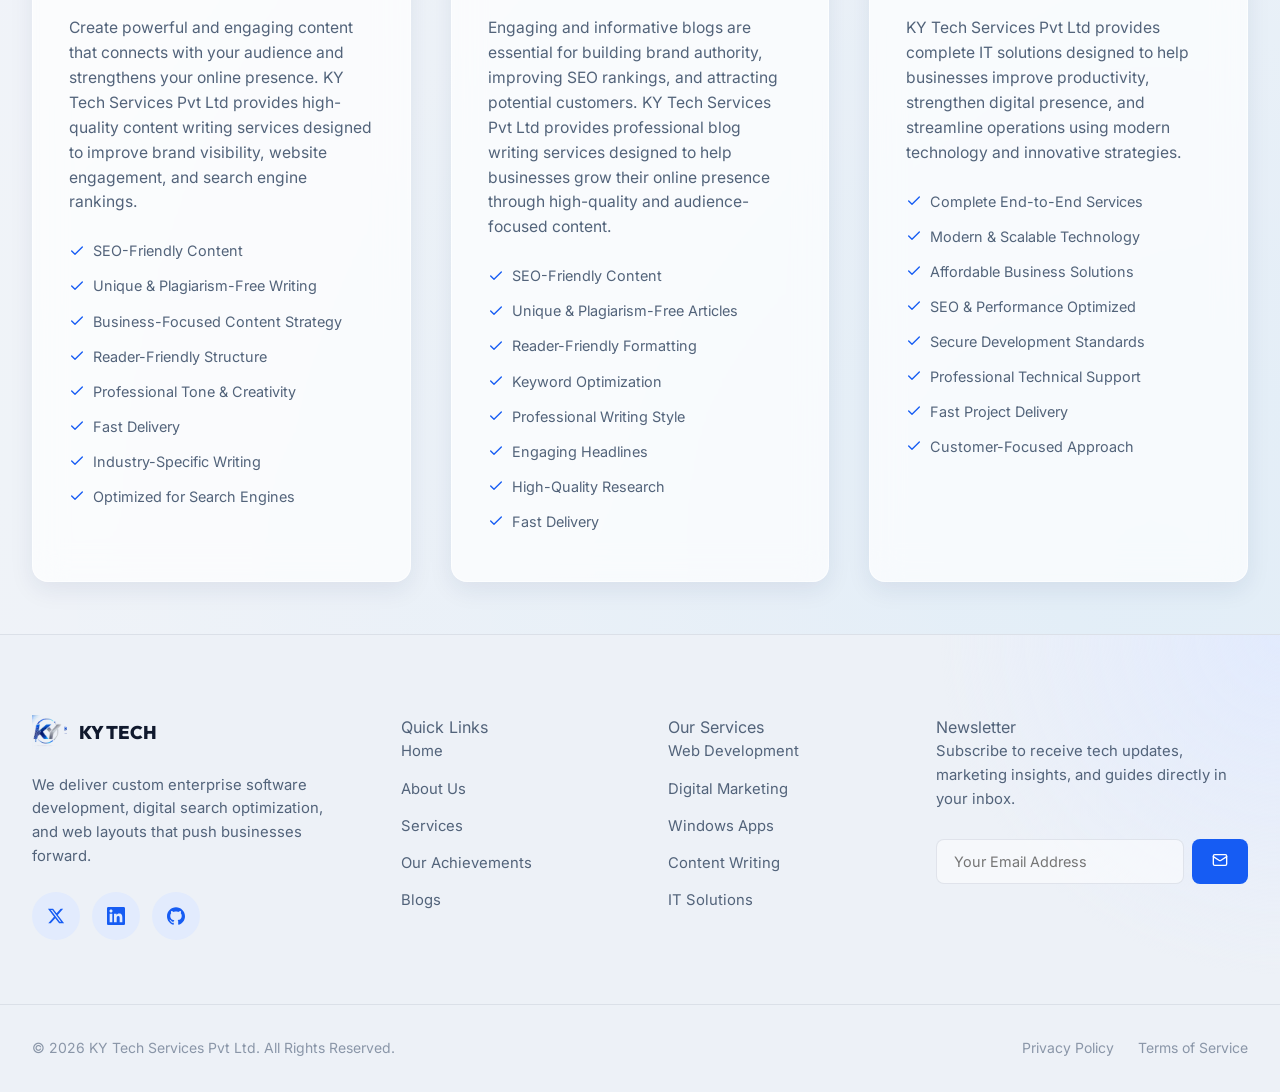
<file: services.html>
<!DOCTYPE html>
<html lang="en">
<head>
    <meta charset="UTF-8">
    <meta name="viewport" content="width=device-width, initial-scale=1.0">
    <meta name="robots" content="index, follow">
    <title>Our Services | Website Development, SEO & IT Solutions</title>
    <meta name="description" content="KY Tech Services Pvt Ltd provides professional Website Development, SEO, Digital Marketing, Software Development, Content Writing, and complete IT solutions for startups, businesses, and brands across India.">
    <meta name="keywords" content="IT services, Web development, digital marketing, app development, content writing, SEO, tech solutions">
    <meta name="author" content="KY Tech Services Pvt Ltd">
    <link rel="canonical" href="https://kytechserv.com/services">
    
    <!-- Open Graph Tags -->
    <meta property="og:title" content="Our Services | Website Development, SEO & IT Solutions">
    <meta property="og:description" content="KY Tech Services Pvt Ltd provides professional Website Development, SEO, Digital Marketing, Software Development, Content Writing, and complete IT solutions for startups, businesses, and brands across India.">
    <meta property="og:image" content="assets/og-image.jpg">
    <meta property="og:url" content="https://kytechserv.com/services">
    <meta property="og:type" content="website">

    <!-- Local Fonts and CSS Links -->
    <link rel="stylesheet" href="fonts.css">
    <link rel="preload" href="styles.css" as="style">
    <link rel="stylesheet" href="styles.css">

    <!-- Favicon -->
    <link rel="icon" type="image/webp" href="logo-icon.webp">
    
    <!-- Local Lucide Icons -->
    <script src="lucide.min.js" defer></script>
</head>
<body data-theme="light">

    <!-- Header Navbar -->
    <header class="header" id="main-header">
        <div class="container navbar">
            <a href="index.html" class="logo-link" id="logo-anchor">
                <img src="logo-icon.webp" alt="KY Tech Logo" class="logo-img-icon" width="45" height="45" style="height: 45px; width: auto; object-fit: contain; transition: transform var(--transition-normal);">
                <div class="logo-text">
                    <span style="font-family: var(--font-heading); font-weight: 800; font-size: 1.3rem; letter-spacing: 0.05em; color: var(--text-primary);">KY TECH SERVICES</span>
                    <span style="display: block; font-size: 0.55rem; font-weight: 700; letter-spacing: 0.28em; color: var(--text-light); text-transform: uppercase;">Innovate • Secure • Deliver</span>
                </div>
            </a>

            <!-- Menu items -->
            <nav class="nav-menu" id="nav-links">
                <a href="index.html" class="nav-link">Home</a>
                <a href="about.html" class="nav-link">About Us</a>
                <div class="nav-item-dropdown">
                    <a href="services.html" class="nav-link active nav-dropdown-toggle">
                        Services <i data-lucide="chevron-down" class="dropdown-chevron"></i>
                    </a>
                    <div class="nav-submenu">
                        <a href="/#quick-services" class="submenu-link">
                            <div class="submenu-icon"><i data-lucide="zap"></i></div>
                            <div class="submenu-text">
                                <span class="submenu-title">Quick Services</span>
                                <span class="submenu-sub">Design, Resumes &amp; Data Entry</span>
                            </div>
                        </a>
                        <a href="services.html" class="submenu-link">
                            <div class="submenu-icon"><i data-lucide="layers"></i></div>
                            <div class="submenu-text">
                                <span class="submenu-title">Medium Services</span>
                                <span class="submenu-sub">Websites, Branding &amp; SEO</span>
                            </div>
                        </a>
                        <a href="services.html" class="submenu-link">
                            <div class="submenu-icon"><i data-lucide="rocket"></i></div>
                            <div class="submenu-text">
                                <span class="submenu-title">High Scale Services</span>
                                <span class="submenu-sub">Custom Apps &amp; Enterprise</span>
                            </div>
                        </a>
                    </div>
                </div>
                <a href="achievements.html" class="nav-link">Our Achievements</a>
                <a href="faq.html" class="nav-link">FAQ</a>
                <a href="contact.html" class="nav-link">Contact Us</a>
            </nav>

            <!-- Actions (Theme Toggle & CTA) -->
            <div class="nav-actions">
                <div class="theme-toggle" id="theme-btn" role="button" tabindex="0" title="Toggle Theme" aria-label="Toggle Theme">
                    <svg class="theme-toggle-icon sun-icon" viewBox="0 0 24 24">
                        <circle cx="12" cy="12" r="4" />
                        <path d="M12 2v2M12 20v2M4.93 4.93l1.41 1.41M17.66 17.66l1.41 1.41M2 12h2M20 12h2M6.34 17.66l-1.41 1.41M19.07 4.93l-1.41 1.41" />
                    </svg>
                    <svg class="theme-toggle-icon moon-icon" viewBox="0 0 24 24">
                        <path d="M21 12.79A9 9 0 1 1 11.21 3 7 7 0 0 0 21 12.79z" />
                    </svg>
                </div>
                <button class="btn btn-primary btn-cta" id="cta-quote-btn">
                    Get a Quote <i data-lucide="arrow-up-right" class="btn-icon"></i>
                </button>
                <div class="burger-menu" id="menu-toggle" role="button" tabindex="0" aria-label="Toggle Menu">
                    <div class="burger-line"></div>
                    <div class="burger-line"></div>
                    <div class="burger-line"></div>
                </div>
            </div>
        </div>
    </header>
    <main>

    <!-- Services Section -->
    <section class="services" id="services" style="background: hsla(var(--bg-secondary-raw), 0.5); padding-top: 8rem; min-height: 80vh;">
        <div class="container">
            <div class="about-grid" style="margin-bottom: 5rem;">
                <div class="services-hero-content" style="text-align: left;">
                    <div class="section-tag" style="margin-left: 0;">
                        <span class="dot"></span> Our Expertise
                    </div>
                    <h1 class="section-title" style="margin-left: 0;">What We <span>Do Best</span></h1>
                    <p class="section-desc" style="max-width: 100%; margin-bottom: 1.5rem;">We offer end-to-end digital solutions designed to help your brand conquer the online landscape, drive customer engagement, and streamline operations.</p>
                    <p class="section-desc" style="max-width: 100%; font-size: 0.95rem; color: var(--text-secondary); margin-bottom: 0;">Our dedicated team leverages cutting-edge technology, strategic search engine optimization, and robust application architecture to deliver products that yield real business growth. From custom enterprise web applications to C# backend management, we construct tech platforms that deliver 24/7 reliability.</p>
                </div>
                <div class="about-img-container">
                    <div class="about-img-box" style="background: hsla(var(--bg-primary-raw), 0.6); backdrop-filter: blur(10px); padding: 1rem; display: flex; align-items: center; justify-content: center; height: auto;">
                        <img src="services-banner.webp" 
                             srcset="services-banner-sm.webp 400w, services-banner.webp 600w" 
                             sizes="(max-width: 576px) 100vw, (max-width: 991px) 500px, 600px" 
                             alt="Our Services Working Process" 
                             width="600" 
                             height="400" 
                             style="height: auto; border-radius: var(--radius-md); object-fit: contain; filter: none;" 
                             loading="lazy">
                    </div>
                </div>
            </div>


            <div class="services-grid">
                <!-- Service 1: Website Development -->
                <div class="service-card glass-card">
                    <div class="service-icon-box">
                        <i data-lucide="code-2"></i>
                    </div>
                    <h2>Website Development</h2>
                    <p>We create responsive, SEO-friendly, and visually engaging websites tailored to your business goals. Our websites are optimized for speed, mobile devices, and search engines to ensure better user experience and online performance.</p>
                    <ul class="service-features">
                        <li><i data-lucide="check"></i> Responsive Design</li>
                        <li><i data-lucide="check"></i> Fast Loading Speed</li>
                        <li><i data-lucide="check"></i> SEO Optimization</li>
                        <li><i data-lucide="check"></i> Secure Architecture</li>
                        <li><i data-lucide="check"></i> User-Friendly Interface</li>
                        <li><i data-lucide="check"></i> Mobile Compatibility</li>
                    </ul>
                </div>

                <!-- Service 2: Digital Marketing -->
                <div class="service-card glass-card">
                    <div class="service-icon-box">
                        <i data-lucide="trending-up"></i>
                    </div>
                    <h2>Digital Marketing</h2>
                    <p>We help brands increase their online reach and customer engagement through strategic digital marketing services. Our marketing solutions focus on visibility, lead generation, and long-term business growth.</p>
                    <ul class="service-features">
                        <li><i data-lucide="check"></i> Search Engine Optimization (SEO)</li>
                        <li><i data-lucide="check"></i> Social Media Marketing</li>
                        <li><i data-lucide="check"></i> Google Ads Campaigns</li>
                        <li><i data-lucide="check"></i> Brand Promotion</li>
                        <li><i data-lucide="check"></i> Content Marketing</li>
                        <li><i data-lucide="check"></i> Performance Analytics</li>
                    </ul>
                </div>

                <!-- Service 3: Windows App Development -->
                <div class="service-card glass-card">
                    <div class="service-icon-box">
                        <i data-lucide="monitor"></i>
                    </div>
                    <h2>Windows App Development</h2>
                    <p>We create custom Windows applications tailored to business requirements using modern technologies and efficient development practices. Our desktop software solutions help organizations manage workflows, data, reporting, billing, inventory, and other business operations with speed and reliability.</p>
                    <ul class="service-features">
                        <li><i data-lucide="check"></i> Custom Desktop Application Development</li>
                        <li><i data-lucide="check"></i> User-Friendly Interface Design</li>
                        <li><i data-lucide="check"></i> Secure Database Integration</li>
                        <li><i data-lucide="check"></i> Fast & Reliable Performance</li>
                        <li><i data-lucide="check"></i> Multi-User System Support</li>
                        <li><i data-lucide="check"></i> Offline & Online Functionality</li>
                        <li><i data-lucide="check"></i> Data Management & Reporting</li>
                        <li><i data-lucide="check"></i> Windows 10 & Windows 11 Compatibility</li>
                    </ul>
                </div>

                <!-- Service 4: Content Writing Services -->
                <div class="service-card glass-card">
                    <div class="service-icon-box">
                        <i data-lucide="edit-3"></i>
                    </div>
                    <h2>Content Writing Services</h2>
                    <p>Create powerful and engaging content that connects with your audience and strengthens your online presence. KY Tech Services Pvt Ltd provides high-quality content writing services designed to improve brand visibility, website engagement, and search engine rankings.</p>
                    <ul class="service-features">
                        <li><i data-lucide="check"></i> SEO-Friendly Content</li>
                        <li><i data-lucide="check"></i> Unique & Plagiarism-Free Writing</li>
                        <li><i data-lucide="check"></i> Business-Focused Content Strategy</li>
                        <li><i data-lucide="check"></i> Reader-Friendly Structure</li>
                        <li><i data-lucide="check"></i> Professional Tone & Creativity</li>
                        <li><i data-lucide="check"></i> Fast Delivery</li>
                        <li><i data-lucide="check"></i> Industry-Specific Writing</li>
                        <li><i data-lucide="check"></i> Optimized for Search Engines</li>
                    </ul>
                </div>

                <!-- Service 5: Blog Writing -->
                <div class="service-card glass-card">
                    <div class="service-icon-box">
                        <i data-lucide="book-open"></i>
                    </div>
                    <h2>Blog Writing</h2>
                    <p>Engaging and informative blogs are essential for building brand authority, improving SEO rankings, and attracting potential customers. KY Tech Services Pvt Ltd provides professional blog writing services designed to help businesses grow their online presence through high-quality and audience-focused content.</p>
                    <ul class="service-features">
                        <li><i data-lucide="check"></i> SEO-Friendly Content</li>
                        <li><i data-lucide="check"></i> Unique & Plagiarism-Free Articles</li>
                        <li><i data-lucide="check"></i> Reader-Friendly Formatting</li>
                        <li><i data-lucide="check"></i> Keyword Optimization</li>
                        <li><i data-lucide="check"></i> Professional Writing Style</li>
                        <li><i data-lucide="check"></i> Engaging Headlines</li>
                        <li><i data-lucide="check"></i> High-Quality Research</li>
                        <li><i data-lucide="check"></i> Fast Delivery</li>
                    </ul>
                </div>

                <!-- Service 6: Complete IT Solutions -->
                <div class="service-card glass-card">
                    <div class="service-icon-box">
                        <i data-lucide="cpu"></i>
                    </div>
                    <h2>Complete IT Solutions</h2>
                    <p>KY Tech Services Pvt Ltd provides complete IT solutions designed to help businesses improve productivity, strengthen digital presence, and streamline operations using modern technology and innovative strategies.</p>
                    <ul class="service-features">
                        <li><i data-lucide="check"></i> Complete End-to-End Services</li>
                        <li><i data-lucide="check"></i> Modern & Scalable Technology</li>
                        <li><i data-lucide="check"></i> Affordable Business Solutions</li>
                        <li><i data-lucide="check"></i> SEO & Performance Optimized</li>
                        <li><i data-lucide="check"></i> Secure Development Standards</li>
                        <li><i data-lucide="check"></i> Professional Technical Support</li>
                        <li><i data-lucide="check"></i> Fast Project Delivery</li>
                        <li><i data-lucide="check"></i> Customer-Focused Approach</li>
                    </ul>
                </div>
            </div>
        </div>
    </section>

    </main>
    <!-- Footer Section -->
    <footer class="footer">
        <div class="container footer-grid">
            <div class="footer-col">
                <a href="#home" class="logo-link">
                    <img src="logo-icon.webp" alt="KY Tech Logo" class="logo-img-icon" width="35" height="35" style="height: 35px; width: auto; object-fit: contain;" loading="lazy">
                    <span style="font-family: var(--font-heading); font-weight: 800; font-size: 1.15rem; color: var(--text-primary);">KY TECH</span>
                </a>
                <p class="footer-desc">We deliver custom enterprise software development, digital search optimization, and web layouts that push businesses forward.</p>
                <div class="footer-socials">
                    <a href="#home" class="btn-circle" aria-label="Twitter">
                        <svg style="width: 18px; height: 18px; fill: currentColor;" viewBox="0 0 24 24" xmlns="http://www.w3.org/2000/svg">
                            <path d="M18.244 2.25h3.308l-7.227 8.26 8.502 11.24H16.17l-5.214-6.817L4.99 21.75H1.68l7.73-8.835L1.254 2.25H8.08l4.713 6.231zm-1.161 17.52h1.833L7.084 4.126H5.117z"/>
                        </svg>
                    </a>
                    <a href="#home" class="btn-circle" aria-label="LinkedIn">
                        <svg style="width: 18px; height: 18px; fill: currentColor;" viewBox="0 0 24 24" xmlns="http://www.w3.org/2000/svg">
                            <path d="M20.447 20.452h-3.554v-5.569c0-1.328-.027-3.037-1.852-3.037-1.853 0-2.136 1.445-2.136 2.939v5.667H9.351V9h3.414v1.561h.046c.477-.9 1.637-1.85 3.37-1.85 3.601 0 4.267 2.37 4.267 5.455v6.286zM5.337 7.433c-1.144 0-2.063-.926-2.063-2.065 0-1.138.92-2.063 2.063-2.063 1.14 0 2.064.925 2.064 2.063 0 1.139-.925 2.065-2.064 2.065zm1.782 13.019H3.555V9h3.564v11.452zM22.225 0H1.771C.792 0 0 .774 0 1.729v20.542C0 23.227.792 24 1.771 24h20.451C23.2 24 24 23.227 24 22.271V1.729C24 .774 23.2 0 22.222 0h.003z"/>
                        </svg>
                    </a>
                    <a href="#home" class="btn-circle" aria-label="GitHub">
                        <svg style="width: 18px; height: 18px; fill: currentColor;" viewBox="0 0 24 24" xmlns="http://www.w3.org/2000/svg">
                            <path d="M12 .297c-6.63 0-12 5.373-12 12 0 5.303 3.438 9.8 8.205 11.385.6.113.82-.258.82-.577 0-.285-.01-1.04-.015-2.04-3.338.724-4.042-1.61-4.042-1.61C4.422 18.07 3.633 17.7 3.633 17.7c-1.087-.744.084-.729.084-.729 1.205.084 1.838 1.236 1.838 1.236 1.07 1.835 2.809 1.305 3.495.998.108-.776.417-1.305.76-1.605-2.665-.3-5.466-1.332-5.466-5.93 0-1.31.465-2.38 1.235-3.22-.135-.303-.54-1.523.105-3.176 0 0 1.005-.322 3.3 1.23.96-.267 1.98-.399 3-.405 1.02.006 2.04.138 3 .405 2.28-1.552 3.285-1.23 3.285-1.23.645 1.653.24 2.873.12 3.176.765.84 1.23 1.91 1.23 3.22 0 4.61-2.805 5.625-5.475 5.92.42.36.81 1.096.81 2.22 0 1.606-.015 2.896-.015 3.286 0 .315.21.69.825.57C20.565 22.092 24 17.592 24 12.297c0-6.627-5.373-12-12-12"/>
                        </svg>
                    </a>
                </div>
            </div>

            <div class="footer-col">
                <div class="footer-col-title">Quick Links</div>
                <div class="footer-links">
                    <a href="index.html">Home</a>
                    <a href="about.html">About Us</a>
                    <a href="services.html">Services</a>
                    <a href="achievements.html">Our Achievements</a>
                    <a href="blogs.html">Blogs</a>
                </div>
            </div>

            <div class="footer-col">
                <div class="footer-col-title">Our Services</div>
                <div class="footer-links">
                    <a href="#services">Web Development</a>
                    <a href="#services">Digital Marketing</a>
                    <a href="#services">Windows Apps</a>
                    <a href="#services">Content Writing</a>
                    <a href="#services">IT Solutions</a>
                </div>
            </div>

            <div class="footer-col">
                <div class="footer-col-title">Newsletter</div>
                <p class="footer-desc" style="margin-bottom: 0.75rem;">Subscribe to receive tech updates, marketing insights, and guides directly in your inbox.</p>
                <form class="newsletter-form" id="newsletter-form-element">
                    <input type="hidden" name="_captcha" value="false">
                    <input type="email" class="newsletter-input" name="Email" placeholder="Your Email Address" required aria-label="Newsletter Email">
                    <button type="submit" class="newsletter-btn" aria-label="Subscribe">
                        <i data-lucide="mail" style="width: 16px; height: 16px;"></i>
                    </button>
                </form>
            </div>
        </div>

        <div class="container footer-bottom">
            <p>&copy; 2026 KY Tech Services Pvt Ltd. All Rights Reserved.</p>
            <div class="footer-bottom-links">
                <a href="#" id="privacy-link">Privacy Policy</a>
                <a href="#" id="terms-link">Terms of Service</a>
            </div>
        </div>
    </footer>

    <!-- Get a Quote Modal -->
    <div class="modal-overlay" id="quote-modal-overlay">
        <div class="modal-content glass-card">
            <button class="modal-close-btn" id="modal-close-icon" aria-label="Close Modal">&times;</button>
            <div class="modal-header">
                <h2>Get a Custom Quote</h2>
                <p>Provide details about your project and we'll schedule a discovery call.</p>
            </div>
            
            <div class="form-alert form-alert-success" id="modal-success-alert">
                <i data-lucide="check-circle"></i>
                <span>Thank you! Your quote request has been received.</span>
            </div>

            <form id="modal-quote-form">
                <input type="hidden" name="_captcha" value="false">
                <div class="form-group">
                    <label for="modal-name" class="form-label">Your Name</label>
                    <input type="text" id="modal-name" name="Name" class="form-control" placeholder="Jane Smith" required>
                </div>
                <div class="form-group">
                    <label for="modal-email" class="form-label">Email Address</label>
                    <input type="email" id="modal-email" name="Email" class="form-control" placeholder="jane@example.com" required>
                </div>
                <div class="form-group">
                    <label for="modal-budget" class="form-label">Estimated Budget</label>
                    <select id="modal-budget" name="Budget" class="form-control" required style="appearance: none; -webkit-appearance: none;">
                        <option value="" disabled selected>Select budget range</option>
                        <option value="under-50k">Under ₹50,000</option>
                        <option value="50k-200k">₹50,000 - ₹2,00,000</option>
                        <option value="200k-500k">₹2,00,000 - ₹5,00,000</option>
                        <option value="500k-plus">₹5,00,000+</option>
                    </select>
                </div>
                <div class="form-group">
                    <label for="modal-desc" class="form-label">Brief Project Summary</label>
                    <textarea id="modal-desc" name="Summary" class="form-control" placeholder="Share what you'd like to achieve..." required></textarea>
                </div>
                <button type="submit" class="btn btn-primary form-submit-btn">
                    Request Quote <i data-lucide="arrow-right" class="btn-icon"></i>
                </button>
            </form>
        </div>
    </div>

    <!-- Success Notification Modal -->
    <div class="modal-overlay" id="success-modal-overlay">
        <div class="modal-content glass-card" style="max-width: 420px; text-align: center; padding: 2.5rem 2rem;">
            <button class="modal-close-btn" id="success-modal-close-icon" aria-label="Close Modal">&times;</button>
            <div style="width: 60px; height: 60px; border-radius: 50%; background: rgba(16, 185, 129, 0.15); color: #10b981; display: flex; align-items: center; justify-content: center; font-size: 2.2rem; margin: 0 auto 1.25rem; border: 1px solid rgba(16, 185, 129, 0.3); box-shadow: 0 0 20px rgba(16, 185, 129, 0.2);">
                <i data-lucide="check-circle" style="width: 32px; height: 32px;"></i>
            </div>
            <h2 style="font-size: 1.6rem; font-weight: 800; margin-bottom: 0.5rem; font-family: var(--font-heading); color: var(--text-primary);">Email Sent Successfully!</h2>
            <p style="font-size: 0.925rem; color: var(--text-secondary); margin-bottom: 1.5rem; line-height: 1.5;">Thank you for contacting us. Your message has been sent successfully. Our team will get back to you within 24 hours.</p>
            <button class="btn btn-primary" id="success-modal-btn" style="width: 100%;">Got it</button>
        </div>
    </div>

    <!-- Privacy Policy Modal -->
    <div class="modal-overlay" id="privacy-modal-overlay">
        <div class="modal-content glass-card" style="max-width: 720px; max-height: 80vh; display: flex; flex-direction: column; text-align: left;">
            <button class="modal-close-btn" id="privacy-modal-close-icon" aria-label="Close Modal">&times;</button>
            <div class="modal-header" style="margin-bottom: 1.5rem; flex-shrink: 0; text-align: left;">
                <h2 style="font-family: var(--font-heading); font-weight: 800; font-size: 1.8rem; color: var(--text-primary);">Privacy Policy</h2>
                <p style="color: var(--text-light); font-size: 0.9rem;">KY Tech Services Pvt Ltd | Effective: May 2026</p>
            </div>
            <div class="privacy-modal-body" style="overflow-y: auto; padding-right: 0.5rem; color: var(--text-secondary); line-height: 1.6; font-size: 0.95rem;">
                <p style="margin-bottom: 1rem;">At KY Tech Services Pvt Ltd, we value your privacy and are committed to protecting your personal information. This Privacy Policy explains how we collect, use, and safeguard your information when you visit our website or use our services.</p>
                
                <h3 style="color: var(--text-primary); font-size: 1.15rem; font-weight: 700; margin-top: 1.5rem; margin-bottom: 0.5rem;">1. Information We Collect</h3>
                <p style="margin-bottom: 0.75rem;">We may collect the following types of information:</p>
                <ul style="padding-left: 1.25rem; margin-bottom: 1rem; list-style-type: disc;">
                    <li style="margin-bottom: 0.25rem;">Name and contact details (email address, phone number, company name)</li>
                    <li style="margin-bottom: 0.25rem;">Information submitted through contact forms</li>
                    <li style="margin-bottom: 0.25rem;">Project requirements and business details</li>
                    <li style="margin-bottom: 0.25rem;">Website usage data such as IP address, browser type, and device information</li>
                    <li style="margin-bottom: 0.25rem;">Cookies and analytics data</li>
                </ul>

                <h3 style="color: var(--text-primary); font-size: 1.15rem; font-weight: 700; margin-top: 1.5rem; margin-bottom: 0.5rem;">2. How We Use Your Information</h3>
                <p style="margin-bottom: 0.75rem;">We use the collected information to:</p>
                <ul style="padding-left: 1.25rem; margin-bottom: 1rem; list-style-type: disc;">
                    <li style="margin-bottom: 0.25rem;">Provide and improve our IT services</li>
                    <li style="margin-bottom: 0.25rem;">Respond to inquiries and customer support requests</li>
                    <li style="margin-bottom: 0.25rem;">Develop websites, applications, and digital solutions</li>
                    <li style="margin-bottom: 0.25rem;">Send updates, quotations, and service-related information</li>
                    <li style="margin-bottom: 0.25rem;">Improve website performance and user experience</li>
                    <li style="margin-bottom: 0.25rem;">Maintain security and prevent unauthorized access</li>
                </ul>

                <h3 style="color: var(--text-primary); font-size: 1.15rem; font-weight: 700; margin-top: 1.5rem; margin-bottom: 0.5rem;">3. Cookies Policy</h3>
                <p style="margin-bottom: 1rem;">Our website may use cookies to enhance user experience and analyze website traffic. Users can choose to disable cookies through their browser settings.</p>

                <h3 style="color: var(--text-primary); font-size: 1.15rem; font-weight: 700; margin-top: 1.5rem; margin-bottom: 0.5rem;">4. Data Protection</h3>
                <p style="margin-bottom: 1rem;">We implement appropriate security measures to protect your personal information from unauthorized access, misuse, disclosure, or alteration.</p>

                <h3 style="color: var(--text-primary); font-size: 1.15rem; font-weight: 700; margin-top: 1.5rem; margin-bottom: 0.5rem;">5. Third-Party Services</h3>
                <p style="margin-bottom: 0.75rem;">We may use trusted third-party services such as:</p>
                <ul style="padding-left: 1.25rem; margin-bottom: 1rem; list-style-type: disc;">
                    <li style="margin-bottom: 0.25rem;">Website hosting providers</li>
                    <li style="margin-bottom: 0.25rem;">Analytics tools</li>
                    <li style="margin-bottom: 0.25rem;">Payment gateways</li>
                    <li style="margin-bottom: 0.25rem;">Email communication platforms</li>
                </ul>
                <p style="margin-bottom: 1rem;">These providers may access limited information only for service-related purposes.</p>

                <h3 style="color: var(--text-primary); font-size: 1.15rem; font-weight: 700; margin-top: 1.5rem; margin-bottom: 0.5rem;">6. Information Sharing</h3>
                <p style="margin-bottom: 1rem;">KY Tech Services Pvt Ltd does not sell, rent, or trade users’ personal information to third parties. Information may only be shared when required by law or for business operations with trusted partners.</p>

                <h3 style="color: var(--text-primary); font-size: 1.15rem; font-weight: 700; margin-top: 1.5rem; margin-bottom: 0.5rem;">7. User Rights</h3>
                <p style="margin-bottom: 0.75rem;">Users may request to:</p>
                <ul style="padding-left: 1.25rem; margin-bottom: 1rem; list-style-type: disc;">
                    <li style="margin-bottom: 0.25rem;">Access their personal data</li>
                    <li style="margin-bottom: 0.25rem;">Correct inaccurate information</li>
                    <li style="margin-bottom: 0.25rem;">Delete their information</li>
                    <li style="margin-bottom: 0.25rem;">Withdraw consent for communications</li>
                </ul>
                <p style="margin-bottom: 1rem;">Requests can be made through our official contact details.</p>

                <h3 style="color: var(--text-primary); font-size: 1.15rem; font-weight: 700; margin-top: 1.5rem; margin-bottom: 0.5rem;">8. External Links</h3>
                <p style="margin-bottom: 1rem;">Our website may contain links to external websites. We are not responsible for the privacy practices or content of third-party websites.</p>

                <h3 style="color: var(--text-primary); font-size: 1.15rem; font-weight: 700; margin-top: 1.5rem; margin-bottom: 0.5rem;">9. Updates to This Policy</h3>
                <p style="margin-bottom: 1rem;">We may update this Privacy Policy from time to time. Updated versions will be posted on this page with the revised effective date.</p>

                <h3 style="color: var(--text-primary); font-size: 1.15rem; font-weight: 700; margin-top: 1.5rem; margin-bottom: 0.5rem;">10. Contact Us</h3>
                <p style="margin-bottom: 0.5rem;">If you have any questions regarding this Privacy Policy, please contact:</p>
                <address style="font-style: normal; margin-left: 0.5rem; line-height: 1.7; border-left: 3px solid var(--primary); padding-left: 0.75rem; margin-bottom: 1rem;">
                    <strong>KY Tech Services Pvt Ltd</strong><br>
                    Email: <a href="mailto:help@kytechserv.com" style="color: var(--primary); text-decoration: none;">help@kytechserv.com</a><br>
                    Website: <a href="https://kytechserv.com" target="_blank" rel="noopener" style="color: var(--primary); text-decoration: none;">kytechserv.com</a>
                </address>
            </div>
        </div>
    </div>

    <!-- Terms of Service Modal -->
    <div class="modal-overlay" id="terms-modal-overlay">
        <div class="modal-content glass-card" style="max-width: 720px; max-height: 80vh; display: flex; flex-direction: column; text-align: left;">
            <button class="modal-close-btn" id="terms-modal-close-icon" aria-label="Close Modal">&times;</button>
            <div class="modal-header" style="margin-bottom: 1.5rem; flex-shrink: 0; text-align: left;">
                <h2 style="font-family: var(--font-heading); font-weight: 800; font-size: 1.8rem; color: var(--text-primary);">Terms of Service</h2>
                <p style="color: var(--text-light); font-size: 0.9rem;">KY Tech Services Pvt Ltd | Effective: May 2026</p>
            </div>
            <div class="privacy-modal-body" style="overflow-y: auto; padding-right: 0.5rem; color: var(--text-secondary); line-height: 1.6; font-size: 0.95rem;">
                <p style="margin-bottom: 1rem;">Welcome to KY Tech Services Pvt Ltd. By accessing our website or using our services, you agree to comply with the following Terms of Service. Please read them carefully before using our services.</p>
                
                <h3 style="color: var(--text-primary); font-size: 1.15rem; font-weight: 700; margin-top: 1.5rem; margin-bottom: 0.5rem;">1. Acceptance of Terms</h3>
                <p style="margin-bottom: 0.75rem;">By accessing or using any service provided by KY Tech Services Pvt Ltd, you agree to be legally bound by these Terms of Service, our Privacy Policy, and any additional service agreements.</p>
                <p style="margin-bottom: 1rem;">If you do not agree with these terms, you must discontinue use of our services immediately.</p>

                <h3 style="color: var(--text-primary); font-size: 1.15rem; font-weight: 700; margin-top: 1.5rem; margin-bottom: 0.5rem;">2. Services Provided</h3>
                <p style="margin-bottom: 0.75rem;">We provide IT-related services including but not limited to:</p>
                <ul style="padding-left: 1.25rem; margin-bottom: 1rem; list-style-type: disc;">
                    <li style="margin-bottom: 0.25rem;">Website Development</li>
                    <li style="margin-bottom: 0.25rem;">Web Application Development</li>
                    <li style="margin-bottom: 0.25rem;">Windows Application Development</li>
                    <li style="margin-bottom: 0.25rem;">Digital Marketing</li>
                    <li style="margin-bottom: 0.25rem;">Content Writing</li>
                    <li style="margin-bottom: 0.25rem;">Blog Writing</li>
                    <li style="margin-bottom: 0.25rem;">Technical Support and IT Solutions</li>
                </ul>
                <p style="margin-bottom: 1rem;">All services are subject to project scope, timelines, and payment agreements.</p>

                <h3 style="color: var(--text-primary); font-size: 1.15rem; font-weight: 700; margin-top: 1.5rem; margin-bottom: 0.5rem;">3. Payment Terms</h3>
                <ul style="padding-left: 1.25rem; margin-bottom: 1rem; list-style-type: disc;">
                    <li style="margin-bottom: 0.25rem;">All payments must be made according to the agreed quotation or invoice.</li>
                    <li style="margin-bottom: 0.25rem;">Advance payments are non-refundable unless otherwise stated in writing.</li>
                    <li style="margin-bottom: 0.25rem;">Delayed payments may result in service suspension or project termination.</li>
                    <li style="margin-bottom: 0.25rem;">Additional work outside the approved scope will incur extra charges.</li>
                    <li style="margin-bottom: 0.25rem;">Final project files, source code, or credentials will only be delivered after full payment clearance.</li>
                </ul>

                <h3 style="color: var(--text-primary); font-size: 1.15rem; font-weight: 700; margin-top: 1.5rem; margin-bottom: 0.5rem;">4. Client Responsibilities</h3>
                <p style="margin-bottom: 0.75rem;">Clients are responsible for:</p>
                <ul style="padding-left: 1.25rem; margin-bottom: 1rem; list-style-type: disc;">
                    <li style="margin-bottom: 0.25rem;">Providing accurate project requirements and content</li>
                    <li style="margin-bottom: 0.25rem;">Delivering necessary approvals on time</li>
                    <li style="margin-bottom: 0.25rem;">Ensuring that submitted content does not violate laws or copyrights</li>
                    <li style="margin-bottom: 0.25rem;">Maintaining confidentiality of login credentials provided to them</li>
                </ul>
                <p style="margin-bottom: 1rem;">Project delays caused by the client may affect delivery timelines.</p>

                <h3 style="color: var(--text-primary); font-size: 1.15rem; font-weight: 700; margin-top: 1.5rem; margin-bottom: 0.5rem;">5. Intellectual Property Rights</h3>
                <ul style="padding-left: 1.25rem; margin-bottom: 1rem; list-style-type: disc;">
                    <li style="margin-bottom: 0.25rem;">All intellectual property developed by KY Tech Services Pvt Ltd remains company property until full payment is received.</li>
                    <li style="margin-bottom: 0.25rem;">Unauthorized copying, resale, modification, or redistribution of our work is strictly prohibited.</li>
                    <li style="margin-bottom: 0.25rem;">We reserve the right to display completed projects in our portfolio unless restricted by written agreement.</li>
                </ul>

                <h3 style="color: var(--text-primary); font-size: 1.15rem; font-weight: 700; margin-top: 1.5rem; margin-bottom: 0.5rem;">6. Prohibited Activities</h3>
                <p style="margin-bottom: 0.75rem;">Users and clients must not:</p>
                <ul style="padding-left: 1.25rem; margin-bottom: 1rem; list-style-type: disc;">
                    <li style="margin-bottom: 0.25rem;">Use our services for illegal, fraudulent, or harmful activities</li>
                    <li style="margin-bottom: 0.25rem;">Attempt unauthorized access to servers, systems, or databases</li>
                    <li style="margin-bottom: 0.25rem;">Upload malicious software, viruses, or harmful code</li>
                    <li style="margin-bottom: 0.25rem;">Misuse website functionality or interfere with service operations</li>
                    <li style="margin-bottom: 0.25rem;">Copy or reproduce website content without permission</li>
                </ul>
                <p style="margin-bottom: 1rem;">Violation of these terms may result in immediate termination of services and legal action.</p>

                <h3 style="color: var(--text-primary); font-size: 1.15rem; font-weight: 700; margin-top: 1.5rem; margin-bottom: 0.5rem;">7. Service Suspension and Termination</h3>
                <p style="margin-bottom: 0.75rem;">KY Tech Services Pvt Ltd reserves the right to suspend or terminate services without prior notice if:</p>
                <ul style="padding-left: 1.25rem; margin-bottom: 1rem; list-style-type: disc;">
                    <li style="margin-bottom: 0.25rem;">Payment obligations are not fulfilled</li>
                    <li style="margin-bottom: 0.25rem;">Terms are violated</li>
                    <li style="margin-bottom: 0.25rem;">Fraudulent or abusive activity is detected</li>
                    <li style="margin-bottom: 0.25rem;">Client communication becomes threatening, abusive, or unlawful</li>
                </ul>
                <p style="margin-bottom: 1rem;">No refunds will be provided in such cases.</p>

                <h3 style="color: var(--text-primary); font-size: 1.15rem; font-weight: 700; margin-top: 1.5rem; margin-bottom: 0.5rem;">8. Limitation of Liability</h3>
                <ul style="padding-left: 1.25rem; margin-bottom: 1rem; list-style-type: disc;">
                    <li style="margin-bottom: 0.25rem;">We are not liable for indirect, incidental, or consequential damages arising from service usage.</li>
                    <li style="margin-bottom: 0.25rem;">We do not guarantee uninterrupted or error-free operation of websites, applications, or servers.</li>
                    <li style="margin-bottom: 0.25rem;">Clients are responsible for maintaining backups of their own data unless backup services are specifically included.</li>
                </ul>

                <h3 style="color: var(--text-primary); font-size: 1.15rem; font-weight: 700; margin-top: 1.5rem; margin-bottom: 0.5rem;">9. Third-Party Services</h3>
                <p style="margin-bottom: 1rem;">We may use third-party tools, hosting providers, APIs, or software services. We are not responsible for failures, downtime, or policy changes caused by third-party providers.</p>

                <h3 style="color: var(--text-primary); font-size: 1.15rem; font-weight: 700; margin-top: 1.5rem; margin-bottom: 0.5rem;">10. Confidentiality</h3>
                <p style="margin-bottom: 1rem;">Both parties agree to maintain confidentiality regarding sensitive business information, project data, and proprietary materials shared during the project.</p>

                <h3 style="color: var(--text-primary); font-size: 1.15rem; font-weight: 700; margin-top: 1.5rem; margin-bottom: 0.5rem;">11. Revisions and Support</h3>
                <ul style="padding-left: 1.25rem; margin-bottom: 1rem; list-style-type: disc;">
                    <li style="margin-bottom: 0.25rem;">Revision limits will be based on the selected service package or agreement.</li>
                    <li style="margin-bottom: 0.25rem;">Free support periods, if offered, are limited and subject to service scope.</li>
                    <li style="margin-bottom: 0.25rem;">Future modifications or maintenance may require separate charges.</li>
                </ul>

                <h3 style="color: var(--text-primary); font-size: 1.15rem; font-weight: 700; margin-top: 1.5rem; margin-bottom: 0.5rem;">12. Governing Law</h3>
                <p style="margin-bottom: 1rem;">These Terms of Service shall be governed by and interpreted under the laws of India. Any disputes shall be subject to the jurisdiction of the appropriate courts.</p>

                <h3 style="color: var(--text-primary); font-size: 1.15rem; font-weight: 700; margin-top: 1.5rem; margin-bottom: 0.5rem;">13. Changes to Terms</h3>
                <p style="margin-bottom: 1rem;">KY Tech Services Pvt Ltd reserves the right to update or modify these Terms of Service at any time without prior notice. Continued use of our services after updates constitutes acceptance of the revised terms.</p>

                <h3 style="color: var(--text-primary); font-size: 1.15rem; font-weight: 700; margin-top: 1.5rem; margin-bottom: 0.5rem;">14. Contact Information</h3>
                <p style="margin-bottom: 0.5rem;">For questions regarding these Terms of Service, contact:</p>
                <address style="font-style: normal; margin-left: 0.5rem; line-height: 1.7; border-left: 3px solid var(--primary); padding-left: 0.75rem; margin-bottom: 1rem;">
                    <strong>KY Tech Services Pvt Ltd</strong><br>
                    Email: <a href="mailto:help@kytechserv.com" style="color: var(--primary); text-decoration: none;">help@kytechserv.com</a><br>
                    Website: <a href="https://kytechserv.com" target="_blank" rel="noopener" style="color: var(--primary); text-decoration: none;">kytechserv.com</a>
                </address>
            </div>
        </div>
    </div>

    <!-- JS Logic -->
    <script src="app.js" defer></script>
</body>
</html>
</file>
<file: fonts.css>
/* cyrillic-ext */
@font-face {
  font-family: 'Inter';
  font-style: normal;
  font-weight: 300;
  font-display: swap;
  src: url(fonts/UcC73FwrK3iLTeHuS_nVMrMxCp50SjIa2JL7SUc.woff2) format('woff2');
  unicode-range: U+0460-052F, U+1C80-1C8A, U+20B4, U+2DE0-2DFF, U+A640-A69F, U+FE2E-FE2F;
}
/* cyrillic */
@font-face {
  font-family: 'Inter';
  font-style: normal;
  font-weight: 300;
  font-display: swap;
  src: url(fonts/UcC73FwrK3iLTeHuS_nVMrMxCp50SjIa0ZL7SUc.woff2) format('woff2');
  unicode-range: U+0301, U+0400-045F, U+0490-0491, U+04B0-04B1, U+2116;
}
/* greek-ext */
@font-face {
  font-family: 'Inter';
  font-style: normal;
  font-weight: 300;
  font-display: swap;
  src: url(fonts/UcC73FwrK3iLTeHuS_nVMrMxCp50SjIa2ZL7SUc.woff2) format('woff2');
  unicode-range: U+1F00-1FFF;
}
/* greek */
@font-face {
  font-family: 'Inter';
  font-style: normal;
  font-weight: 300;
  font-display: swap;
  src: url(fonts/UcC73FwrK3iLTeHuS_nVMrMxCp50SjIa1pL7SUc.woff2) format('woff2');
  unicode-range: U+0370-0377, U+037A-037F, U+0384-038A, U+038C, U+038E-03A1, U+03A3-03FF;
}
/* vietnamese */
@font-face {
  font-family: 'Inter';
  font-style: normal;
  font-weight: 300;
  font-display: swap;
  src: url(fonts/UcC73FwrK3iLTeHuS_nVMrMxCp50SjIa2pL7SUc.woff2) format('woff2');
  unicode-range: U+0102-0103, U+0110-0111, U+0128-0129, U+0168-0169, U+01A0-01A1, U+01AF-01B0, U+0300-0301, U+0303-0304, U+0308-0309, U+0323, U+0329, U+1EA0-1EF9, U+20AB;
}
/* latin-ext */
@font-face {
  font-family: 'Inter';
  font-style: normal;
  font-weight: 300;
  font-display: swap;
  src: url(fonts/UcC73FwrK3iLTeHuS_nVMrMxCp50SjIa25L7SUc.woff2) format('woff2');
  unicode-range: U+0100-02BA, U+02BD-02C5, U+02C7-02CC, U+02CE-02D7, U+02DD-02FF, U+0304, U+0308, U+0329, U+1D00-1DBF, U+1E00-1E9F, U+1EF2-1EFF, U+2020, U+20A0-20AB, U+20AD-20C0, U+2113, U+2C60-2C7F, U+A720-A7FF;
}
/* latin */
@font-face {
  font-family: 'Inter';
  font-style: normal;
  font-weight: 300;
  font-display: swap;
  src: url(fonts/UcC73FwrK3iLTeHuS_nVMrMxCp50SjIa1ZL7.woff2) format('woff2');
  unicode-range: U+0000-00FF, U+0131, U+0152-0153, U+02BB-02BC, U+02C6, U+02DA, U+02DC, U+0304, U+0308, U+0329, U+2000-206F, U+20AC, U+2122, U+2191, U+2193, U+2212, U+2215, U+FEFF, U+FFFD;
}
/* cyrillic-ext */
@font-face {
  font-family: 'Inter';
  font-style: normal;
  font-weight: 400;
  font-display: swap;
  src: url(fonts/UcC73FwrK3iLTeHuS_nVMrMxCp50SjIa2JL7SUc.woff2) format('woff2');
  unicode-range: U+0460-052F, U+1C80-1C8A, U+20B4, U+2DE0-2DFF, U+A640-A69F, U+FE2E-FE2F;
}
/* cyrillic */
@font-face {
  font-family: 'Inter';
  font-style: normal;
  font-weight: 400;
  font-display: swap;
  src: url(fonts/UcC73FwrK3iLTeHuS_nVMrMxCp50SjIa0ZL7SUc.woff2) format('woff2');
  unicode-range: U+0301, U+0400-045F, U+0490-0491, U+04B0-04B1, U+2116;
}
/* greek-ext */
@font-face {
  font-family: 'Inter';
  font-style: normal;
  font-weight: 400;
  font-display: swap;
  src: url(fonts/UcC73FwrK3iLTeHuS_nVMrMxCp50SjIa2ZL7SUc.woff2) format('woff2');
  unicode-range: U+1F00-1FFF;
}
/* greek */
@font-face {
  font-family: 'Inter';
  font-style: normal;
  font-weight: 400;
  font-display: swap;
  src: url(fonts/UcC73FwrK3iLTeHuS_nVMrMxCp50SjIa1pL7SUc.woff2) format('woff2');
  unicode-range: U+0370-0377, U+037A-037F, U+0384-038A, U+038C, U+038E-03A1, U+03A3-03FF;
}
/* vietnamese */
@font-face {
  font-family: 'Inter';
  font-style: normal;
  font-weight: 400;
  font-display: swap;
  src: url(fonts/UcC73FwrK3iLTeHuS_nVMrMxCp50SjIa2pL7SUc.woff2) format('woff2');
  unicode-range: U+0102-0103, U+0110-0111, U+0128-0129, U+0168-0169, U+01A0-01A1, U+01AF-01B0, U+0300-0301, U+0303-0304, U+0308-0309, U+0323, U+0329, U+1EA0-1EF9, U+20AB;
}
/* latin-ext */
@font-face {
  font-family: 'Inter';
  font-style: normal;
  font-weight: 400;
  font-display: swap;
  src: url(fonts/UcC73FwrK3iLTeHuS_nVMrMxCp50SjIa25L7SUc.woff2) format('woff2');
  unicode-range: U+0100-02BA, U+02BD-02C5, U+02C7-02CC, U+02CE-02D7, U+02DD-02FF, U+0304, U+0308, U+0329, U+1D00-1DBF, U+1E00-1E9F, U+1EF2-1EFF, U+2020, U+20A0-20AB, U+20AD-20C0, U+2113, U+2C60-2C7F, U+A720-A7FF;
}
/* latin */
@font-face {
  font-family: 'Inter';
  font-style: normal;
  font-weight: 400;
  font-display: swap;
  src: url(fonts/UcC73FwrK3iLTeHuS_nVMrMxCp50SjIa1ZL7.woff2) format('woff2');
  unicode-range: U+0000-00FF, U+0131, U+0152-0153, U+02BB-02BC, U+02C6, U+02DA, U+02DC, U+0304, U+0308, U+0329, U+2000-206F, U+20AC, U+2122, U+2191, U+2193, U+2212, U+2215, U+FEFF, U+FFFD;
}
/* cyrillic-ext */
@font-face {
  font-family: 'Inter';
  font-style: normal;
  font-weight: 500;
  font-display: swap;
  src: url(fonts/UcC73FwrK3iLTeHuS_nVMrMxCp50SjIa2JL7SUc.woff2) format('woff2');
  unicode-range: U+0460-052F, U+1C80-1C8A, U+20B4, U+2DE0-2DFF, U+A640-A69F, U+FE2E-FE2F;
}
/* cyrillic */
@font-face {
  font-family: 'Inter';
  font-style: normal;
  font-weight: 500;
  font-display: swap;
  src: url(fonts/UcC73FwrK3iLTeHuS_nVMrMxCp50SjIa0ZL7SUc.woff2) format('woff2');
  unicode-range: U+0301, U+0400-045F, U+0490-0491, U+04B0-04B1, U+2116;
}
/* greek-ext */
@font-face {
  font-family: 'Inter';
  font-style: normal;
  font-weight: 500;
  font-display: swap;
  src: url(fonts/UcC73FwrK3iLTeHuS_nVMrMxCp50SjIa2ZL7SUc.woff2) format('woff2');
  unicode-range: U+1F00-1FFF;
}
/* greek */
@font-face {
  font-family: 'Inter';
  font-style: normal;
  font-weight: 500;
  font-display: swap;
  src: url(fonts/UcC73FwrK3iLTeHuS_nVMrMxCp50SjIa1pL7SUc.woff2) format('woff2');
  unicode-range: U+0370-0377, U+037A-037F, U+0384-038A, U+038C, U+038E-03A1, U+03A3-03FF;
}
/* vietnamese */
@font-face {
  font-family: 'Inter';
  font-style: normal;
  font-weight: 500;
  font-display: swap;
  src: url(fonts/UcC73FwrK3iLTeHuS_nVMrMxCp50SjIa2pL7SUc.woff2) format('woff2');
  unicode-range: U+0102-0103, U+0110-0111, U+0128-0129, U+0168-0169, U+01A0-01A1, U+01AF-01B0, U+0300-0301, U+0303-0304, U+0308-0309, U+0323, U+0329, U+1EA0-1EF9, U+20AB;
}
/* latin-ext */
@font-face {
  font-family: 'Inter';
  font-style: normal;
  font-weight: 500;
  font-display: swap;
  src: url(fonts/UcC73FwrK3iLTeHuS_nVMrMxCp50SjIa25L7SUc.woff2) format('woff2');
  unicode-range: U+0100-02BA, U+02BD-02C5, U+02C7-02CC, U+02CE-02D7, U+02DD-02FF, U+0304, U+0308, U+0329, U+1D00-1DBF, U+1E00-1E9F, U+1EF2-1EFF, U+2020, U+20A0-20AB, U+20AD-20C0, U+2113, U+2C60-2C7F, U+A720-A7FF;
}
/* latin */
@font-face {
  font-family: 'Inter';
  font-style: normal;
  font-weight: 500;
  font-display: swap;
  src: url(fonts/UcC73FwrK3iLTeHuS_nVMrMxCp50SjIa1ZL7.woff2) format('woff2');
  unicode-range: U+0000-00FF, U+0131, U+0152-0153, U+02BB-02BC, U+02C6, U+02DA, U+02DC, U+0304, U+0308, U+0329, U+2000-206F, U+20AC, U+2122, U+2191, U+2193, U+2212, U+2215, U+FEFF, U+FFFD;
}
/* cyrillic-ext */
@font-face {
  font-family: 'Inter';
  font-style: normal;
  font-weight: 600;
  font-display: swap;
  src: url(fonts/UcC73FwrK3iLTeHuS_nVMrMxCp50SjIa2JL7SUc.woff2) format('woff2');
  unicode-range: U+0460-052F, U+1C80-1C8A, U+20B4, U+2DE0-2DFF, U+A640-A69F, U+FE2E-FE2F;
}
/* cyrillic */
@font-face {
  font-family: 'Inter';
  font-style: normal;
  font-weight: 600;
  font-display: swap;
  src: url(fonts/UcC73FwrK3iLTeHuS_nVMrMxCp50SjIa0ZL7SUc.woff2) format('woff2');
  unicode-range: U+0301, U+0400-045F, U+0490-0491, U+04B0-04B1, U+2116;
}
/* greek-ext */
@font-face {
  font-family: 'Inter';
  font-style: normal;
  font-weight: 600;
  font-display: swap;
  src: url(fonts/UcC73FwrK3iLTeHuS_nVMrMxCp50SjIa2ZL7SUc.woff2) format('woff2');
  unicode-range: U+1F00-1FFF;
}
/* greek */
@font-face {
  font-family: 'Inter';
  font-style: normal;
  font-weight: 600;
  font-display: swap;
  src: url(fonts/UcC73FwrK3iLTeHuS_nVMrMxCp50SjIa1pL7SUc.woff2) format('woff2');
  unicode-range: U+0370-0377, U+037A-037F, U+0384-038A, U+038C, U+038E-03A1, U+03A3-03FF;
}
/* vietnamese */
@font-face {
  font-family: 'Inter';
  font-style: normal;
  font-weight: 600;
  font-display: swap;
  src: url(fonts/UcC73FwrK3iLTeHuS_nVMrMxCp50SjIa2pL7SUc.woff2) format('woff2');
  unicode-range: U+0102-0103, U+0110-0111, U+0128-0129, U+0168-0169, U+01A0-01A1, U+01AF-01B0, U+0300-0301, U+0303-0304, U+0308-0309, U+0323, U+0329, U+1EA0-1EF9, U+20AB;
}
/* latin-ext */
@font-face {
  font-family: 'Inter';
  font-style: normal;
  font-weight: 600;
  font-display: swap;
  src: url(fonts/UcC73FwrK3iLTeHuS_nVMrMxCp50SjIa25L7SUc.woff2) format('woff2');
  unicode-range: U+0100-02BA, U+02BD-02C5, U+02C7-02CC, U+02CE-02D7, U+02DD-02FF, U+0304, U+0308, U+0329, U+1D00-1DBF, U+1E00-1E9F, U+1EF2-1EFF, U+2020, U+20A0-20AB, U+20AD-20C0, U+2113, U+2C60-2C7F, U+A720-A7FF;
}
/* latin */
@font-face {
  font-family: 'Inter';
  font-style: normal;
  font-weight: 600;
  font-display: swap;
  src: url(fonts/UcC73FwrK3iLTeHuS_nVMrMxCp50SjIa1ZL7.woff2) format('woff2');
  unicode-range: U+0000-00FF, U+0131, U+0152-0153, U+02BB-02BC, U+02C6, U+02DA, U+02DC, U+0304, U+0308, U+0329, U+2000-206F, U+20AC, U+2122, U+2191, U+2193, U+2212, U+2215, U+FEFF, U+FFFD;
}
/* cyrillic-ext */
@font-face {
  font-family: 'Inter';
  font-style: normal;
  font-weight: 700;
  font-display: swap;
  src: url(fonts/UcC73FwrK3iLTeHuS_nVMrMxCp50SjIa2JL7SUc.woff2) format('woff2');
  unicode-range: U+0460-052F, U+1C80-1C8A, U+20B4, U+2DE0-2DFF, U+A640-A69F, U+FE2E-FE2F;
}
/* cyrillic */
@font-face {
  font-family: 'Inter';
  font-style: normal;
  font-weight: 700;
  font-display: swap;
  src: url(fonts/UcC73FwrK3iLTeHuS_nVMrMxCp50SjIa0ZL7SUc.woff2) format('woff2');
  unicode-range: U+0301, U+0400-045F, U+0490-0491, U+04B0-04B1, U+2116;
}
/* greek-ext */
@font-face {
  font-family: 'Inter';
  font-style: normal;
  font-weight: 700;
  font-display: swap;
  src: url(fonts/UcC73FwrK3iLTeHuS_nVMrMxCp50SjIa2ZL7SUc.woff2) format('woff2');
  unicode-range: U+1F00-1FFF;
}
/* greek */
@font-face {
  font-family: 'Inter';
  font-style: normal;
  font-weight: 700;
  font-display: swap;
  src: url(fonts/UcC73FwrK3iLTeHuS_nVMrMxCp50SjIa1pL7SUc.woff2) format('woff2');
  unicode-range: U+0370-0377, U+037A-037F, U+0384-038A, U+038C, U+038E-03A1, U+03A3-03FF;
}
/* vietnamese */
@font-face {
  font-family: 'Inter';
  font-style: normal;
  font-weight: 700;
  font-display: swap;
  src: url(fonts/UcC73FwrK3iLTeHuS_nVMrMxCp50SjIa2pL7SUc.woff2) format('woff2');
  unicode-range: U+0102-0103, U+0110-0111, U+0128-0129, U+0168-0169, U+01A0-01A1, U+01AF-01B0, U+0300-0301, U+0303-0304, U+0308-0309, U+0323, U+0329, U+1EA0-1EF9, U+20AB;
}
/* latin-ext */
@font-face {
  font-family: 'Inter';
  font-style: normal;
  font-weight: 700;
  font-display: swap;
  src: url(fonts/UcC73FwrK3iLTeHuS_nVMrMxCp50SjIa25L7SUc.woff2) format('woff2');
  unicode-range: U+0100-02BA, U+02BD-02C5, U+02C7-02CC, U+02CE-02D7, U+02DD-02FF, U+0304, U+0308, U+0329, U+1D00-1DBF, U+1E00-1E9F, U+1EF2-1EFF, U+2020, U+20A0-20AB, U+20AD-20C0, U+2113, U+2C60-2C7F, U+A720-A7FF;
}
/* latin */
@font-face {
  font-family: 'Inter';
  font-style: normal;
  font-weight: 700;
  font-display: swap;
  src: url(fonts/UcC73FwrK3iLTeHuS_nVMrMxCp50SjIa1ZL7.woff2) format('woff2');
  unicode-range: U+0000-00FF, U+0131, U+0152-0153, U+02BB-02BC, U+02C6, U+02DA, U+02DC, U+0304, U+0308, U+0329, U+2000-206F, U+20AC, U+2122, U+2191, U+2193, U+2212, U+2215, U+FEFF, U+FFFD;
}
/* latin-ext */
@font-face {
  font-family: 'Outfit';
  font-style: normal;
  font-weight: 300;
  font-display: swap;
  src: url(fonts/QGYvz_MVcBeNP4NJuktqQ4E.woff2) format('woff2');
  unicode-range: U+0100-02BA, U+02BD-02C5, U+02C7-02CC, U+02CE-02D7, U+02DD-02FF, U+0304, U+0308, U+0329, U+1D00-1DBF, U+1E00-1E9F, U+1EF2-1EFF, U+2020, U+20A0-20AB, U+20AD-20C0, U+2113, U+2C60-2C7F, U+A720-A7FF;
}
/* latin */
@font-face {
  font-family: 'Outfit';
  font-style: normal;
  font-weight: 300;
  font-display: swap;
  src: url(fonts/QGYvz_MVcBeNP4NJtEtq.woff2) format('woff2');
  unicode-range: U+0000-00FF, U+0131, U+0152-0153, U+02BB-02BC, U+02C6, U+02DA, U+02DC, U+0304, U+0308, U+0329, U+2000-206F, U+20AC, U+2122, U+2191, U+2193, U+2212, U+2215, U+FEFF, U+FFFD;
}
/* latin-ext */
@font-face {
  font-family: 'Outfit';
  font-style: normal;
  font-weight: 400;
  font-display: swap;
  src: url(fonts/QGYvz_MVcBeNP4NJuktqQ4E.woff2) format('woff2');
  unicode-range: U+0100-02BA, U+02BD-02C5, U+02C7-02CC, U+02CE-02D7, U+02DD-02FF, U+0304, U+0308, U+0329, U+1D00-1DBF, U+1E00-1E9F, U+1EF2-1EFF, U+2020, U+20A0-20AB, U+20AD-20C0, U+2113, U+2C60-2C7F, U+A720-A7FF;
}
/* latin */
@font-face {
  font-family: 'Outfit';
  font-style: normal;
  font-weight: 400;
  font-display: swap;
  src: url(fonts/QGYvz_MVcBeNP4NJtEtq.woff2) format('woff2');
  unicode-range: U+0000-00FF, U+0131, U+0152-0153, U+02BB-02BC, U+02C6, U+02DA, U+02DC, U+0304, U+0308, U+0329, U+2000-206F, U+20AC, U+2122, U+2191, U+2193, U+2212, U+2215, U+FEFF, U+FFFD;
}
/* latin-ext */
@font-face {
  font-family: 'Outfit';
  font-style: normal;
  font-weight: 500;
  font-display: swap;
  src: url(fonts/QGYvz_MVcBeNP4NJuktqQ4E.woff2) format('woff2');
  unicode-range: U+0100-02BA, U+02BD-02C5, U+02C7-02CC, U+02CE-02D7, U+02DD-02FF, U+0304, U+0308, U+0329, U+1D00-1DBF, U+1E00-1E9F, U+1EF2-1EFF, U+2020, U+20A0-20AB, U+20AD-20C0, U+2113, U+2C60-2C7F, U+A720-A7FF;
}
/* latin */
@font-face {
  font-family: 'Outfit';
  font-style: normal;
  font-weight: 500;
  font-display: swap;
  src: url(fonts/QGYvz_MVcBeNP4NJtEtq.woff2) format('woff2');
  unicode-range: U+0000-00FF, U+0131, U+0152-0153, U+02BB-02BC, U+02C6, U+02DA, U+02DC, U+0304, U+0308, U+0329, U+2000-206F, U+20AC, U+2122, U+2191, U+2193, U+2212, U+2215, U+FEFF, U+FFFD;
}
/* latin-ext */
@font-face {
  font-family: 'Outfit';
  font-style: normal;
  font-weight: 600;
  font-display: swap;
  src: url(fonts/QGYvz_MVcBeNP4NJuktqQ4E.woff2) format('woff2');
  unicode-range: U+0100-02BA, U+02BD-02C5, U+02C7-02CC, U+02CE-02D7, U+02DD-02FF, U+0304, U+0308, U+0329, U+1D00-1DBF, U+1E00-1E9F, U+1EF2-1EFF, U+2020, U+20A0-20AB, U+20AD-20C0, U+2113, U+2C60-2C7F, U+A720-A7FF;
}
/* latin */
@font-face {
  font-family: 'Outfit';
  font-style: normal;
  font-weight: 600;
  font-display: swap;
  src: url(fonts/QGYvz_MVcBeNP4NJtEtq.woff2) format('woff2');
  unicode-range: U+0000-00FF, U+0131, U+0152-0153, U+02BB-02BC, U+02C6, U+02DA, U+02DC, U+0304, U+0308, U+0329, U+2000-206F, U+20AC, U+2122, U+2191, U+2193, U+2212, U+2215, U+FEFF, U+FFFD;
}
/* latin-ext */
@font-face {
  font-family: 'Outfit';
  font-style: normal;
  font-weight: 700;
  font-display: swap;
  src: url(fonts/QGYvz_MVcBeNP4NJuktqQ4E.woff2) format('woff2');
  unicode-range: U+0100-02BA, U+02BD-02C5, U+02C7-02CC, U+02CE-02D7, U+02DD-02FF, U+0304, U+0308, U+0329, U+1D00-1DBF, U+1E00-1E9F, U+1EF2-1EFF, U+2020, U+20A0-20AB, U+20AD-20C0, U+2113, U+2C60-2C7F, U+A720-A7FF;
}
/* latin */
@font-face {
  font-family: 'Outfit';
  font-style: normal;
  font-weight: 700;
  font-display: swap;
  src: url(fonts/QGYvz_MVcBeNP4NJtEtq.woff2) format('woff2');
  unicode-range: U+0000-00FF, U+0131, U+0152-0153, U+02BB-02BC, U+02C6, U+02DA, U+02DC, U+0304, U+0308, U+0329, U+2000-206F, U+20AC, U+2122, U+2191, U+2193, U+2212, U+2215, U+FEFF, U+FFFD;
}
/* latin-ext */
@font-face {
  font-family: 'Outfit';
  font-style: normal;
  font-weight: 800;
  font-display: swap;
  src: url(fonts/QGYvz_MVcBeNP4NJuktqQ4E.woff2) format('woff2');
  unicode-range: U+0100-02BA, U+02BD-02C5, U+02C7-02CC, U+02CE-02D7, U+02DD-02FF, U+0304, U+0308, U+0329, U+1D00-1DBF, U+1E00-1E9F, U+1EF2-1EFF, U+2020, U+20A0-20AB, U+20AD-20C0, U+2113, U+2C60-2C7F, U+A720-A7FF;
}
/* latin */
@font-face {
  font-family: 'Outfit';
  font-style: normal;
  font-weight: 800;
  font-display: swap;
  src: url(fonts/QGYvz_MVcBeNP4NJtEtq.woff2) format('woff2');
  unicode-range: U+0000-00FF, U+0131, U+0152-0153, U+02BB-02BC, U+02C6, U+02DA, U+02DC, U+0304, U+0308, U+0329, U+2000-206F, U+20AC, U+2122, U+2191, U+2193, U+2212, U+2215, U+FEFF, U+FFFD;
}
</file>
<file: styles.css>
:root{--font-heading:'Outfit','Inter',sans-serif;--font-body:'Inter',sans-serif;--bg-primary-raw:210,50%,98%;--bg-secondary-raw:220,40%,95%;--bg-card-raw:0,0%,100%;--bg-glass-raw:255,255,255;--text-primary:hsl(222,47%,12%);--text-secondary:hsl(215,20%,40%);--text-light:hsl(215,15%,60%);--primary:hsl(221,90%,52%);--primary-gradient:linear-gradient(135deg,hsl(221,90%,52%) 0%,hsl(206,100%,45%) 100%);--primary-light:hsl(221,90%,94%);--accent:hsl(199,95%,48%);--accent-glow:rgba(0,145,255,0.4);--border-color:hsla(220,20%,85%,0.6);--border-glass:rgba(255,255,255,0.6);--shadow-sm:0 2px 8px rgba(0,0,0,0.05);--shadow-md:0 8px 24px rgba(27,43,89,0.08);--shadow-lg:0 16px 40px rgba(27,43,89,0.12);--shadow-glow:0 0 25px rgba(0,102,255,0.25);--transition-fast:0.2s cubic-bezier(0.4,0,0.2,1);--transition-normal:0.4s cubic-bezier(0.4,0,0.2,1);--transition-slow:0.8s cubic-bezier(0.4,0,0.2,1);--radius-sm:8px;--radius-md:16px;--radius-lg:24px;--radius-full:9999px;}[data-theme="dark"]{--bg-primary-raw:222,47%,8%;--bg-secondary-raw:224,64%,4%;--bg-card-raw:222,40%,12%;--bg-glass-raw:30,41,59;--text-primary:hsl(210,40%,98%);--text-secondary:hsl(215,20%,75%);--text-light:hsl(215,15%,55%);--primary:hsl(217,95%,56%);--primary-gradient:linear-gradient(135deg,hsl(217,95%,56%) 0%,hsl(199,95%,48%) 100%);--primary-light:hsla(217,95%,56%,0.15);--accent:hsl(188,95%,50%);--accent-glow:rgba(0,229,255,0.3);--border-color:hsla(222,30%,20%,0.8);--border-glass:rgba(255,255,255,0.05);--shadow-sm:0 2px 8px rgba(0,0,0,0.3);--shadow-md:0 8px 32px rgba(0,0,0,0.5);--shadow-lg:0 16px 50px rgba(0,0,0,0.7);--shadow-glow:0 0 35px rgba(0,122,255,0.4);}#theme-bg-provider{display:none;}body{background:radial-gradient(circle at 10% 20%,var(--primary-light) 0%,transparent 40%),radial-gradient(circle at 90% 80%,hsla(199,95%,48%,0.1) 0%,transparent 45%),linear-gradient(135deg,hsl(var(--bg-primary-raw)) 0%,hsl(var(--bg-secondary-raw)) 100%);color:var(--text-primary);}*,*::before,*::after{box-sizing:border-box;margin:0;padding:0;}html{scroll-behavior:smooth;font-size:16px;-webkit-tap-highlight-color:transparent;}body{font-family:var(--font-body);font-weight:400;line-height:1.6;overflow-x:hidden;min-height:100vh;transition:background-color var(--transition-normal),color var(--transition-normal);}h1,h2,h3,h4,h5,h6{font-family:var(--font-heading);font-weight:700;line-height:1.25;color:var(--text-primary);}a{color:inherit;text-decoration:none;transition:color var(--transition-fast);}img{max-width:100%;height:auto;display:block;}button,input,textarea,select{font-family:inherit;font-size:inherit;color:inherit;background:none;border:none;outline:none;}ul{list-style:none;}.container{width:100%;max-width:1280px;margin:0 auto;padding:0 2rem;}section{padding:3.25rem 0;position:relative;}.section-tag{display:inline-flex;align-items:center;gap:0.5rem;padding:0.45rem 1.1rem;background:var(--primary-light);color:var(--primary);border-radius:var(--radius-full);font-size:0.825rem;font-weight:600;letter-spacing:0.05em;text-transform:uppercase;margin-bottom:1rem;border:1px solid var(--border-color);}.section-tag .dot{width:6px;height:6px;background-color:var(--primary);border-radius:50%;animation:pulseGlow 2s infinite;}.section-title{font-size:2.75rem;font-weight:800;margin-bottom:0.75rem;letter-spacing:-0.02em;}.section-title span{background:var(--primary-gradient);-webkit-background-clip:text;-webkit-text-fill-color:transparent;}.section-desc{font-size:1.125rem;color:var(--text-secondary);max-width:650px;margin-bottom:2rem;}.btn{display:inline-flex;align-items:center;justify-content:center;gap:0.75rem;padding:0.85rem 1.75rem;border-radius:var(--radius-full);font-weight:600;cursor:pointer;transition:transform var(--transition-fast),box-shadow var(--transition-fast),background var(--transition-fast),border-color var(--transition-fast);position:relative;overflow:hidden;}.btn-primary{background:var(--primary-gradient);color:#fff;box-shadow:0 4px 15px rgba(0,102,255,0.2);}.btn-primary:hover{transform:translateY(-2px);box-shadow:0 8px 25px rgba(0,102,255,0.4),var(--shadow-glow);}.btn-primary::after{content:'';position:absolute;top:0;left:-50%;width:200%;height:100%;background:linear-gradient(to right,transparent,rgba(255,255,255,0.25),transparent);transform:skewX(-30deg);transition:0.75s;opacity:0;}.btn-primary:hover::after{left:120%;opacity:1;}.btn-secondary{border:1px solid var(--primary);color:var(--primary);background:transparent;}.btn-secondary:hover{background:var(--primary-light);transform:translateY(-2px);box-shadow:var(--shadow-sm);}.btn-icon{font-size:1.1rem;transition:transform var(--transition-fast);}.btn:hover .btn-icon{transform:translateX(3px);}.btn-circle{width:48px;height:48px;border-radius:50%;display:inline-flex;align-items:center;justify-content:center;background:var(--primary-light);color:var(--primary);cursor:pointer;transition:background var(--transition-fast),transform var(--transition-fast);}.btn-circle:hover{background:var(--primary);color:#fff;transform:scale(1.1);}.glass-card{background:rgba(var(--bg-glass-raw),0.7);backdrop-filter:blur(16px);-webkit-backdrop-filter:blur(16px);border:1px solid var(--border-glass);border-radius:var(--radius-md);box-shadow:var(--shadow-md);transition:transform var(--transition-normal),box-shadow var(--transition-normal),border-color var(--transition-normal);}.glass-card:hover{border-color:rgba(var(--bg-glass-raw),0.9);box-shadow:var(--shadow-lg);}.header{position:fixed;top:0;left:0;width:100%;z-index:1000;background:rgba(var(--bg-glass-raw),0.7);backdrop-filter:blur(12px);-webkit-backdrop-filter:blur(12px);border-bottom:1px solid var(--border-glass);transition:background var(--transition-fast),padding var(--transition-fast);padding:1.25rem 0;}.header.scrolled{padding:0.75rem 0;box-shadow:var(--shadow-sm);}.navbar{display:flex;align-items:center;justify-content:space-between;}.logo-link{display:flex;align-items:center;gap:0.75rem;}.logo-img-main{transition:filter var(--transition-normal);}[data-theme="dark"] .logo-img-main{filter:invert(0.9) hue-rotate(180deg);}.logo-svg{height:45px;width:auto;transition:transform var(--transition-normal);}.logo-link:hover .logo-svg{transform:rotate(5deg) scale(1.05);}.nav-menu{display:flex;align-items:center;gap:1.25rem;flex-wrap:nowrap;}.nav-link{font-size:0.8rem;font-weight:600;color:var(--text-primary);position:relative;padding:0.5rem 0;letter-spacing:0.03em;text-transform:uppercase;white-space:nowrap;}.nav-link::after{content:'';position:absolute;bottom:0;left:0;width:0;height:2px;background:var(--primary-gradient);transition:width var(--transition-fast);border-radius:var(--radius-full);}.nav-link:hover,.nav-link.active{color:var(--primary);}.nav-link:hover::after,.nav-link.active::after{width:100%;}.nav-item-dropdown{position:relative;display:inline-flex;align-items:center;}.nav-dropdown-toggle{display:inline-flex;align-items:center;gap:0.35rem;cursor:pointer;}.dropdown-chevron{width:14px;height:14px;transition:transform var(--transition-fast);}.nav-item-dropdown:hover .dropdown-chevron,.nav-item-dropdown:focus-within .dropdown-chevron{transform:rotate(180deg);}.nav-submenu{position:absolute;top:100%;left:50%;transform:translateX(-50%) translateY(8px);min-width:225px;background:rgba(var(--bg-glass-raw),0.96);backdrop-filter:blur(20px);-webkit-backdrop-filter:blur(20px);border:1px solid var(--border-glass);border-radius:var(--radius-md);padding:0.55rem;box-shadow:0 12px 35px rgba(0,0,0,0.14);opacity:0;visibility:hidden;pointer-events:none;transition:opacity 0.2s ease,transform 0.2s ease,visibility 0.2s ease;z-index:1100;display:flex;flex-direction:column;gap:0.35rem;}[data-theme="dark"] .nav-submenu{background:rgba(15,23,42,0.96);border-color:rgba(255,255,255,0.12);box-shadow:0 14px 40px rgba(0,0,0,0.5);}.nav-submenu::before{content:'';position:absolute;top:-12px;left:0;right:0;height:14px;}.nav-item-dropdown:hover .nav-submenu,.nav-item-dropdown:focus-within .nav-submenu{opacity:1;visibility:visible;pointer-events:auto;transform:translateX(-50%) translateY(2px);}.submenu-link{display:flex;align-items:center;gap:0.75rem;padding:0.65rem 0.85rem;border-radius:var(--radius-sm);text-decoration:none;color:var(--text-primary);transition:background var(--transition-fast),transform var(--transition-fast);}.submenu-link:hover{background:var(--primary-light);color:var(--primary);transform:translateX(3px);}[data-theme="dark"] .submenu-link:hover{background:rgba(56,189,248,0.12);color:#38bdf8;}.submenu-icon{width:32px;height:32px;border-radius:8px;background:var(--primary-light);color:var(--primary);display:flex;align-items:center;justify-content:center;font-size:1rem;flex-shrink:0;transition:transform var(--transition-fast),background var(--transition-fast);}.submenu-link:hover .submenu-icon{background:var(--primary);color:#ffffff;transform:scale(1.06);}.submenu-icon svg,.submenu-icon i{width:16px;height:16px;}.submenu-text{display:flex;flex-direction:column;}.submenu-title{font-size:0.875rem;font-weight:700;line-height:1.25;color:var(--text-primary);text-transform:none;letter-spacing:normal;}.submenu-link:hover .submenu-title{color:var(--primary);}.submenu-sub{font-size:0.72rem;color:var(--text-secondary);margin-top:0.15rem;text-transform:none;letter-spacing:normal;}.nav-actions{display:flex;align-items:center;gap:1.25rem;}.theme-toggle{width:40px;height:40px;border-radius:50%;background:var(--primary-light);display:flex;align-items:center;justify-content:center;cursor:pointer;position:relative;overflow:hidden;transition:transform var(--transition-fast),background var(--transition-fast);}.theme-toggle:hover{transform:scale(1.1);}.theme-toggle-icon{position:absolute;width:20px;height:20px;fill:none;stroke:var(--primary);stroke-width:2;transition:transform var(--transition-normal),opacity var(--transition-normal);}.theme-toggle .sun-icon{opacity:0;transform:translateY(20px) rotate(45deg);}.theme-toggle .moon-icon{opacity:1;transform:translateY(0) rotate(0);}[data-theme="dark"] .theme-toggle .sun-icon{opacity:1;transform:translateY(0) rotate(0);}[data-theme="dark"] .theme-toggle .moon-icon{opacity:0;transform:translateY(-20px) rotate(-45deg);}.burger-menu{display:none;flex-direction:column;justify-content:space-between;width:24px;height:18px;cursor:pointer;z-index:1001;}.burger-line{width:100%;height:2px;background-color:var(--text-primary);transition:transform var(--transition-normal),opacity var(--transition-normal);}.hero-banner-section{position:relative;min-height:92vh;display:flex;align-items:center;padding:8.5rem 0 5.5rem;overflow:hidden;background:#020b1f url('hero-banner.jpg') no-repeat right center / cover;}.hero-banner-section::before{content:'';position:absolute;inset:0;background:linear-gradient(90deg,rgba(2,11,31,0.97) 0%,rgba(2,11,31,0.90) 45%,rgba(2,11,31,0.45) 70%,rgba(2,11,31,0.15) 100%);pointer-events:none;z-index:1;}.hero-banner-content{position:relative;z-index:2;max-width:680px;text-align:left;}.hero-service-pill{display:inline-flex;align-items:center;gap:0.5rem;padding:0.45rem 1.15rem;background:rgba(56,189,248,0.12);border:1px solid rgba(56,189,248,0.35);border-radius:var(--radius-full);color:#38bdf8;font-size:0.8rem;font-weight:700;letter-spacing:0.08em;text-transform:uppercase;margin-bottom:1.5rem;backdrop-filter:blur(8px);-webkit-backdrop-filter:blur(8px);}.hero-pill-dot{width:8px;height:8px;background-color:#38bdf8;border-radius:50%;box-shadow:0 0 10px #38bdf8;animation:pulseGlow 2s infinite;}.hero-banner-title{font-size:3.6rem;line-height:1.15;font-weight:800;color:#ffffff;margin-bottom:1.25rem;letter-spacing:-0.02em;font-family:var(--font-heading);}.hero-banner-title .text-glow{background:linear-gradient(135deg,#38bdf8 0%,#00f0ff 100%);-webkit-background-clip:text;-webkit-text-fill-color:transparent;text-shadow:0 0 35px rgba(0,240,255,0.35);}.hero-banner-desc{font-size:1.15rem;color:#cbd5e1;line-height:1.7;margin-bottom:2rem;max-width:620px;}.hero-tiers-row{display:flex;gap:0.85rem;margin-bottom:2.25rem;flex-wrap:wrap;}.hero-tier-card{display:flex;flex-direction:column;gap:0.25rem;padding:0.75rem 1.1rem;background:rgba(15,23,42,0.75);border:1px solid rgba(255,255,255,0.12);border-radius:12px;backdrop-filter:blur(12px);-webkit-backdrop-filter:blur(12px);text-decoration:none;transition:transform var(--transition-fast),border-color var(--transition-fast),box-shadow var(--transition-fast);}.hero-tier-card:hover{transform:translateY(-3px);border-color:#38bdf8;background:rgba(15,23,42,0.9);box-shadow:0 8px 24px rgba(0,240,255,0.18);}.hero-tier-card .tier-tag{font-size:0.65rem;font-weight:800;text-transform:uppercase;letter-spacing:0.08em;color:#38bdf8;}.hero-tier-card .tier-name{font-size:0.85rem;font-weight:700;color:#f8fafc;}.hero-tier-card .tier-price{font-size:0.75rem;font-weight:600;color:#10b981;}.hero-banner-ctas{display:flex;gap:1.25rem;align-items:center;flex-wrap:wrap;}.btn-glass{background:rgba(255,255,255,0.1);border:1px solid rgba(255,255,255,0.25);color:#ffffff;backdrop-filter:blur(10px);-webkit-backdrop-filter:blur(10px);padding:0.95rem 1.85rem;border-radius:var(--radius-full);font-weight:600;display:inline-flex;align-items:center;gap:0.6rem;text-decoration:none;transition:background var(--transition-fast),border-color var(--transition-fast),transform var(--transition-fast);}.btn-glass:hover{background:rgba(255,255,255,0.2);border-color:rgba(255,255,255,0.45);transform:translateY(-2px);color:#ffffff;}.hero-trust-row{display:flex;flex-wrap:wrap;gap:1.25rem;margin-top:2.5rem;align-items:center;}.hero-trust-item{display:inline-flex;align-items:center;gap:0.45rem;font-size:0.85rem;font-weight:600;color:#94a3b8;}.hero-trust-item svg,.hero-trust-item i{color:#38bdf8;width:16px;height:16px;}@media (max-width:991px){.hero-banner-section{background-position:center 20%;padding-top:7.5rem;padding-bottom:4.5rem;}.hero-banner-section::before{background:linear-gradient(180deg,rgba(2,11,31,0.95) 0%,rgba(2,11,31,0.88) 55%,rgba(2,11,31,0.96) 100%);}.hero-banner-content{max-width:100%;text-align:center;}.hero-banner-title{font-size:2.75rem;}.hero-banner-desc{margin:0 auto 2rem auto;}.hero-tiers-row{justify-content:center;}.hero-banner-ctas{justify-content:center;}.hero-trust-row{justify-content:center;}}@media (max-width:576px){.hero-banner-title{font-size:2.2rem;}.hero-tiers-row{flex-direction:column;width:100%;}.hero-tier-card{width:100%;text-align:left;}.hero-banner-ctas{flex-direction:column;width:100%;}.hero-banner-ctas .btn{width:100%;}}.services-catalogue-section{padding:5rem 0 6rem;position:relative;background:radial-gradient(circle at 10% 20%,rgba(37,99,235,0.08) 0%,transparent 50%),radial-gradient(circle at 90% 80%,rgba(0,240,255,0.06) 0%,transparent 50%),hsla(var(--bg-secondary-raw),0.35);}.catalogue-header{text-align:center;max-width:820px;margin:0 auto 3.5rem auto;}.catalogue-grid{display:grid;grid-template-columns:repeat(4,1fr);gap:1.75rem;}.catalogue-card{background:rgba(var(--bg-glass-raw),0.85);backdrop-filter:blur(16px);-webkit-backdrop-filter:blur(16px);border:1px solid var(--border-glass);border-radius:var(--radius-lg);padding:2.25rem 1.75rem;display:flex;flex-direction:column;justify-content:space-between;transition:transform var(--transition-normal),box-shadow var(--transition-normal),border-color var(--transition-normal);position:relative;overflow:hidden;}.catalogue-card::before{content:'';position:absolute;top:0;left:0;right:0;height:4px;background:var(--primary-gradient);opacity:0;transition:opacity var(--transition-normal);}.catalogue-card:hover{transform:translateY(-8px);box-shadow:0 16px 36px rgba(0,102,255,0.12);border-color:var(--primary);}.catalogue-card:hover::before{opacity:1;}.catalogue-card-top{margin-bottom:1.5rem;}.catalogue-icon-wrap{width:54px;height:54px;border-radius:16px;background:var(--primary-light);color:var(--primary);display:flex;align-items:center;justify-content:center;font-size:1.5rem;margin-bottom:1.25rem;transition:transform var(--transition-fast),background var(--transition-fast);}.catalogue-card:hover .catalogue-icon-wrap{transform:scale(1.08) rotate(4deg);background:var(--primary-gradient);color:#ffffff;}.catalogue-badge-tag{display:inline-block;font-size:0.7rem;font-weight:700;text-transform:uppercase;letter-spacing:0.06em;padding:0.25rem 0.65rem;border-radius:var(--radius-full);background:rgba(37,211,102,0.12);color:#10b981;border:1px solid rgba(37,211,102,0.3);margin-bottom:0.5rem;}.catalogue-card-title{font-size:1.3rem;font-weight:800;color:var(--text-primary);margin-bottom:0.5rem;font-family:var(--font-heading);}.catalogue-card-subtitle{font-size:0.85rem;color:var(--text-secondary);line-height:1.5;}.catalogue-list{list-style:none;padding:0;margin:1.25rem 0 1.75rem 0;display:flex;flex-direction:column;gap:0.65rem;flex-grow:1;}.catalogue-list li{font-size:0.875rem;color:var(--text-primary);display:flex;align-items:center;gap:0.55rem;line-height:1.4;}.catalogue-list li svg,.catalogue-list li i{width:15px;height:15px;color:#10b981;flex-shrink:0;}.catalogue-card-footer{margin-top:auto;padding-top:1rem;border-top:1px solid var(--border-color);}.catalogue-order-btn{width:100%;justify-content:center;padding:0.75rem 1rem;font-size:0.875rem;border-radius:var(--radius-sm);}.service-items-list{display:flex;flex-direction:column;gap:0.65rem;margin:1.25rem 0 1.5rem 0;}.service-item-row{display:flex;align-items:center;justify-content:space-between;padding:0.65rem 0.85rem;background:rgba(var(--bg-glass-raw),0.65);border:1px solid var(--border-glass);border-radius:var(--radius-sm);transition:transform var(--transition-fast),border-color var(--transition-fast),background var(--transition-fast),box-shadow var(--transition-fast);}.service-item-row:hover{background:rgba(var(--bg-glass-raw),0.95);border-color:var(--primary);transform:translateX(4px);box-shadow:0 4px 14px rgba(0,102,255,0.1);}.service-item-left{display:flex;align-items:center;gap:0.65rem;font-size:0.875rem;font-weight:600;color:var(--text-primary);}.service-bullet-icon{width:24px;height:24px;border-radius:6px;background:var(--primary-light);color:var(--primary);display:inline-flex;align-items:center;justify-content:center;font-size:0.75rem;flex-shrink:0;}.service-bullet-icon svg,.service-bullet-icon i{width:13px;height:13px;}.service-item-right{display:flex;align-items:center;gap:0.6rem;}.service-item-price{font-size:0.775rem;font-weight:800;color:#10b981;font-family:var(--font-heading);background:rgba(16,185,129,0.1);padding:0.2rem 0.5rem;border-radius:var(--radius-full);}.service-item-btn{display:inline-flex;align-items:center;gap:0.3rem;font-size:0.75rem;font-weight:700;padding:0.3rem 0.65rem;border-radius:var(--radius-full);background:rgba(37,211,102,0.12);color:#128C7E;border:1px solid rgba(37,211,102,0.35);text-decoration:none;transition:all var(--transition-fast);}[data-theme="dark"] .service-item-btn{color:#25D366;}.service-item-btn:hover{background:#25D366;color:#ffffff !important;box-shadow:0 4px 12px rgba(37,211,102,0.35);transform:scale(1.04);}.service-item-btn svg,.service-item-btn i{width:12px;height:12px;}.catalogue-cta-strip{margin-top:2rem;padding:1.75rem 2.25rem;border-radius:var(--radius-lg);background:linear-gradient(135deg,rgba(15,23,42,0.95) 0%,rgba(30,41,59,0.95) 100%);border:1px solid rgba(255,255,255,0.12);display:flex;align-items:center;justify-content:space-between;gap:2rem;box-shadow:0 12px 36px rgba(0,0,0,0.15);}.catalogue-cta-text h3{color:#ffffff;font-size:1.35rem;font-weight:800;margin-bottom:0.35rem;font-family:var(--font-heading);}.catalogue-cta-text p{color:#94a3b8;font-size:0.925rem;line-height:1.5;}.service-banners-grid{display:grid;grid-template-columns:repeat(4,1fr);gap:1.25rem;margin-top:1.75rem;}.service-banner-card{background:rgba(var(--bg-glass-raw),0.85);backdrop-filter:blur(16px);-webkit-backdrop-filter:blur(16px);border:1px solid var(--border-glass);border-radius:var(--radius-md);padding:1.6rem 1.35rem;display:flex;flex-direction:column;justify-content:space-between;transition:transform var(--transition-normal),box-shadow var(--transition-normal),border-color var(--transition-normal);position:relative;overflow:hidden;box-shadow:var(--shadow-sm);}.service-banner-card::before{content:'';position:absolute;top:0;left:0;right:0;height:3px;background:var(--primary-gradient);opacity:0;transition:opacity var(--transition-fast);}.service-banner-card:hover{transform:translateY(-6px);border-color:var(--primary);box-shadow:0 12px 28px rgba(0,102,255,0.14);}.service-banner-card:hover::before{opacity:1;}.service-banner-header{display:flex;align-items:center;justify-content:space-between;margin-bottom:1.15rem;}.service-banner-icon{width:48px;height:48px;border-radius:12px;background:var(--primary-light);color:var(--primary);display:flex;align-items:center;justify-content:center;font-size:1.35rem;transition:transform var(--transition-fast),background var(--transition-fast),color var(--transition-fast);}.service-banner-card:hover .service-banner-icon{transform:scale(1.1) rotate(4deg);background:var(--primary-gradient);color:#ffffff;}.service-banner-icon svg,.service-banner-icon i{width:22px;height:22px;}.service-banner-body{flex-grow:1;margin-bottom:1.25rem;}.service-banner-name{font-size:1.15rem;font-weight:700;color:var(--text-primary);margin-bottom:0.45rem;font-family:var(--font-heading);line-height:1.3;}.service-banner-text{font-size:0.875rem;color:var(--text-secondary);line-height:1.5;margin:0;}.service-banner-footer{margin-top:auto;padding-top:1rem;border-top:1px solid var(--border-color);}.service-banner-btn{width:100%;display:inline-flex;align-items:center;justify-content:center;gap:0.5rem;padding:0.65rem 1rem;font-size:0.85rem;font-weight:600;border-radius:var(--radius-sm);background:rgba(37,211,102,0.12);color:#128C7E;border:1px solid rgba(37,211,102,0.35);text-decoration:none;transition:all var(--transition-fast);}[data-theme="dark"] .service-banner-btn{color:#25D366;}.service-banner-btn:hover{background:#25D366;color:#ffffff !important;border-color:#25D366;box-shadow:0 4px 14px rgba(37,211,102,0.35);transform:translateY(-2px);}.service-banner-btn svg,.service-banner-btn i{width:15px;height:15px;}@media (max-width:1200px){.catalogue-grid{grid-template-columns:repeat(2,1fr);}.service-banners-grid{grid-template-columns:repeat(3,1fr);}}@media (max-width:900px){.service-banners-grid{grid-template-columns:repeat(2,1fr);}}@media (max-width:768px){.catalogue-grid{grid-template-columns:1fr;}.catalogue-cta-strip{flex-direction:column;text-align:center;padding:2rem 1.5rem;}.catalogue-cta-strip .btn{width:100%;}}@media (max-width:580px){.service-banners-grid{grid-template-columns:1fr;}}.hero{min-height:100vh;display:flex;align-items:center;padding-top:8rem;padding-bottom:6rem;overflow:hidden;}.hero-grid{display:grid;grid-template-columns:1.1fr 0.9fr;gap:4rem;align-items:center;}.hero-content{display:flex;flex-direction:column;align-items:flex-start;}.hero-title{font-size:4.25rem;line-height:1.1;font-weight:800;letter-spacing:-0.03em;margin-bottom:1.5rem;}.hero-title span{background:var(--primary-gradient);-webkit-background-clip:text;-webkit-text-fill-color:transparent;}.hero-desc{font-size:1.2rem;color:var(--text-secondary);margin-bottom:2.5rem;max-width:540px;line-height:1.7;}.hero-btns{display:flex;gap:1.25rem;}.hero-mockup-wrapper{position:relative;width:100%;height:480px;display:flex;align-items:center;justify-content:center;transform-style:preserve-3d;perspective:1000px;}.podium-base{position:absolute;width:460px;height:180px;background:linear-gradient(180deg,rgba(var(--bg-glass-raw),0.15) 0%,rgba(var(--bg-glass-raw),0.8) 100%);border:3px solid rgba(var(--bg-glass-raw),0.4);box-shadow:0 10px 40px rgba(0,102,255,0.1),inset 0 0 30px rgba(0,102,255,0.2);border-radius:50%;transform:rotateX(60deg) translateY(120px) translateZ(-40px);display:flex;align-items:center;justify-content:center;animation:rotatePodium 20s linear infinite;}.podium-ring{width:85%;height:85%;border:2px dashed var(--primary);border-radius:50%;box-shadow:0 0 15px var(--accent-glow);animation:spinRing 15s linear infinite reverse;}.laptop-mockup{position:absolute;width:380px;height:245px;transform-style:preserve-3d;transform:translateZ(20px) rotateY(-10deg) rotateX(10deg);transition:transform var(--transition-normal);z-index:5;}.laptop-screen{width:100%;height:220px;background:#0d1117;border:10px solid #1f2937;border-radius:12px 12px 0 0;box-shadow:var(--shadow-lg),0 0 20px rgba(0,102,255,0.2);overflow:hidden;position:relative;display:flex;align-items:center;justify-content:center;}.laptop-display-content{width:100%;height:100%;background:radial-gradient(circle at center,#1b263b 0%,#0b0f19 100%);display:flex;flex-direction:column;align-items:center;justify-content:center;padding:1rem;color:#fff;text-align:center;position:relative;}.laptop-display-content .logo-svg{height:65px;margin-bottom:0.5rem;filter:drop-shadow(0 0 8px rgba(0,102,255,0.6));}.laptop-display-content h3{font-size:1.1rem;font-family:var(--font-heading);color:#fff;font-weight:700;letter-spacing:0.05em;margin-bottom:0.2rem;}.laptop-display-content p{font-size:0.65rem;color:#8b949e;letter-spacing:0.1em;}.laptop-display-content .screen-glare{position:absolute;top:0;left:0;width:200%;height:200%;background:linear-gradient(135deg,rgba(255,255,255,0.06) 0%,rgba(255,255,255,0) 50%);transform:rotate(-15deg) translate(-20%,-20%);pointer-events:none;}.laptop-base{width:106%;height:12px;background:linear-gradient(to bottom,#d1d5db,#9ca3af);border-radius:0 0 8px 8px;position:absolute;bottom:13px;left:-3%;box-shadow:0 10px 25px rgba(0,0,0,0.4);transform:rotateX(20deg);}.laptop-base::after{content:'';position:absolute;width:80px;height:4px;background:#6b7280;border-radius:var(--radius-full);top:0;left:50%;transform:translateX(-50%);}.phone-mockup{position:absolute;right:5px;bottom:80px;width:100px;height:200px;background:#111827;border:5px solid #374151;border-radius:18px;box-shadow:var(--shadow-lg),0 0 25px rgba(0,0,0,0.3);overflow:hidden;transform:translateZ(50px) rotateY(15deg) rotateX(10deg);transition:transform var(--transition-normal);z-index:6;}.phone-screen{width:100%;height:100%;background:radial-gradient(circle at top,#1e293b 0%,#090d16 100%);display:flex;flex-direction:column;justify-content:space-between;padding:1rem 0.5rem;color:#fff;position:relative;}.phone-screen .notch{width:50px;height:10px;background:#374151;border-radius:0 0 6px 6px;position:absolute;top:0;left:50%;transform:translateX(-50%);z-index:2;}.phone-content{margin-top:1.5rem;text-align:center;}.phone-content .phone-logo{height:28px;margin:0 auto 0.75rem;}.phone-content h4{font-size:0.7rem;color:#94a3b8;margin-bottom:0.25rem;}.phone-content p{font-size:0.8rem;font-weight:700;color:#38bdf8;}.phone-progress{margin-top:1.25rem;width:100%;height:4px;background:#1e293b;border-radius:var(--radius-full);overflow:hidden;}.phone-progress-fill{width:75%;height:100%;background:linear-gradient(to right,#0066ff,#00f5ff);animation:progressBar 3s ease-in-out infinite alternate;}.floating-element{position:absolute;display:flex;align-items:center;justify-content:center;box-shadow:var(--shadow-md);cursor:default;transition:transform var(--transition-normal);}.float-code{top:60px;left:50px;width:55px;height:55px;border-radius:14px;background:linear-gradient(135deg,#2563eb,#1d4ed8);color:#fff;font-size:1.5rem;font-weight:700;z-index:8;transform:translateZ(80px);animation:floatAnim 4s ease-in-out infinite;}.float-globe{top:110px;right:20px;width:50px;height:50px;border-radius:var(--radius-full);background:linear-gradient(135deg,#0284c7,#0369a1);color:#fff;font-size:1.3rem;z-index:8;transform:translateZ(90px);animation:floatAnim 4.5s ease-in-out infinite 0.5s;}.float-cog{bottom:50px;right:120px;width:48px;height:48px;border-radius:12px;background:linear-gradient(135deg,#1e3a8a,#1e40af);color:#fff;font-size:1.25rem;z-index:8;transform:translateZ(60px);animation:floatAnim 5s ease-in-out infinite 1s;}.float-analytics{left:20px;bottom:120px;padding:0.75rem 1rem;border-radius:16px;background:rgba(var(--bg-glass-raw),0.85);border:1px solid var(--border-glass);display:flex;flex-direction:column;gap:0.35rem;z-index:8;transform:translateZ(70px);width:140px;animation:floatAnim 4.8s ease-in-out infinite 0.3s;}.float-analytics span{font-size:0.65rem;font-weight:600;color:var(--text-secondary);}.float-analytics .analytics-val{font-size:0.95rem;font-weight:700;color:#10b981;}.float-analytics svg{width:100%;height:35px;stroke:var(--primary);stroke-width:2;fill:none;}.stats-container{position:relative;z-index:20;margin-top:-3.5rem;}.stats-bar{display:grid;grid-template-columns:repeat(4,1fr);padding:2.25rem 2rem;border-radius:var(--radius-lg);background:linear-gradient(135deg,hsl(221,95%,45%) 0%,hsl(223,100%,30%) 100%);color:#fff;box-shadow:0 20px 50px rgba(0,60,255,0.3),var(--shadow-glow);border:1px solid rgba(255,255,255,0.1);position:relative;overflow:hidden;}.stats-bar::before{content:'';position:absolute;top:0;left:0;width:100%;height:100%;background:radial-gradient(circle at 80% 20%,rgba(0,245,255,0.15) 0%,transparent 50%);pointer-events:none;}.stat-item{display:flex;align-items:center;gap:1.5rem;padding:0 1.5rem;border-right:1px solid rgba(255,255,255,0.15);}.stat-item:last-child{border-right:none;}.stat-icon-wrapper{width:52px;height:52px;border-radius:50%;background:rgba(255,255,255,0.1);border:1px solid rgba(255,255,255,0.2);display:flex;align-items:center;justify-content:center;font-size:1.3rem;flex-shrink:0;color:#00f0ff;box-shadow:0 0 15px rgba(0,240,255,0.1);}.stat-info{display:flex;flex-direction:column;}.stat-number{font-size:2.1rem;font-weight:800;line-height:1.1;font-family:var(--font-heading);}.stat-label{font-size:0.85rem;color:rgba(255,255,255,0.7);font-weight:500;margin-top:0.2rem;letter-spacing:0.02em;}.about-grid{display:grid;grid-template-columns:1fr 1fr;gap:5rem;align-items:center;}.about-img-container{position:relative;}.about-img-box{border-radius:var(--radius-lg);overflow:hidden;box-shadow:var(--shadow-lg);border:1px solid var(--border-color);position:relative;background:var(--primary-light);}.about-img-box img{width:100%;height:480px;object-fit:cover;filter:brightness(0.95);transition:transform var(--transition-slow);}.about-img-box:hover img{transform:scale(1.04);}.about-experience-card{position:absolute;bottom:-2.5rem;right:-2.5rem;padding:2rem;border-radius:var(--radius-md);background:var(--primary-gradient);color:#fff;box-shadow:0 15px 35px rgba(0,102,255,0.3);z-index:10;width:220px;}.about-exp-num{font-size:3.5rem;font-weight:800;font-family:var(--font-heading);line-height:1;margin-bottom:0.5rem;}.about-exp-lbl{font-size:0.95rem;font-weight:600;line-height:1.4;letter-spacing:0.02em;}.about-features{display:grid;grid-template-columns:1fr 1fr;gap:2rem;margin-top:2.5rem;}.about-feat-item{display:flex;gap:1rem;}.about-feat-icon{color:var(--primary);font-size:1.25rem;margin-top:0.2rem;}.about-feat-item h4{font-size:1.1rem;font-weight:700;margin-bottom:0.4rem;}.about-feat-item p{font-size:0.9rem;color:var(--text-secondary);}.services-grid{display:grid;grid-template-columns:repeat(3,1fr);gap:2.5rem;}.service-card{padding:3rem 2.25rem;display:flex;flex-direction:column;align-items:flex-start;height:100%;}.service-icon-box{width:65px;height:65px;border-radius:18px;background:var(--primary-light);color:var(--primary);display:flex;align-items:center;justify-content:center;font-size:1.75rem;margin-bottom:2rem;transition:transform var(--transition-normal),background var(--transition-normal),color var(--transition-normal);}.service-card:hover .service-icon-box{transform:scale(1.1) rotate(5deg);background:var(--primary-gradient);color:#fff;}.service-card h2,.service-card h3{font-size:1.5rem;font-weight:700;margin-bottom:1rem;transition:color var(--transition-normal);}.service-card:hover h2,.service-card:hover h3{color:var(--primary);}.service-card p{color:var(--text-secondary);font-size:0.975rem;margin-bottom:1.5rem;line-height:1.6;}.service-features{list-style:none;padding:0;margin:0;display:flex;flex-direction:column;gap:0.75rem;width:100%;}.service-features li{font-size:0.9rem;color:var(--text-secondary);display:flex;align-items:center;gap:0.5rem;transition:color var(--transition-fast);}.service-card:hover .service-features li{color:var(--text-primary);}.service-features li svg{width:16px;height:16px;color:var(--primary);flex-shrink:0;transition:transform var(--transition-fast);}.service-card:hover .service-features li svg{transform:scale(1.1);}.service-link{display:flex;align-items:center;gap:0.5rem;font-weight:600;font-size:0.95rem;color:var(--primary);transition:gap var(--transition-fast);}.service-card:hover .service-link{gap:0.75rem;}.portfolio-filters{display:flex;align-items:center;justify-content:center;gap:1rem;margin-bottom:3.5rem;flex-wrap:wrap;}.filter-btn{padding:0.65rem 1.5rem;border-radius:var(--radius-full);font-weight:600;font-size:0.9rem;color:var(--text-secondary);cursor:pointer;background:var(--border-glass);border:1px solid var(--border-color);transition:background var(--transition-fast),color var(--transition-fast),border-color var(--transition-fast);}.filter-btn:hover,.filter-btn.active{background:var(--primary);color:#fff;border-color:var(--primary);box-shadow:0 4px 12px rgba(0,102,255,0.15);}.portfolio-grid{display:grid;grid-template-columns:repeat(3,1fr);gap:2.5rem;}.portfolio-item{border-radius:var(--radius-md);overflow:hidden;box-shadow:var(--shadow-sm);border:1px solid var(--border-color);background:hsl(var(--bg-card-raw));transition:transform var(--transition-normal),box-shadow var(--transition-normal);}.portfolio-item:hover{transform:translateY(-5px);box-shadow:var(--shadow-lg);}.portfolio-img-wrapper{position:relative;width:100%;height:240px;overflow:hidden;}.portfolio-img-wrapper img{width:100%;height:100%;object-fit:cover;transition:transform var(--transition-slow);}.portfolio-item:hover .portfolio-img-wrapper img{transform:scale(1.05);}.portfolio-overlay{position:absolute;top:0;left:0;width:100%;height:100%;background:linear-gradient(180deg,transparent 40%,rgba(0,36,125,0.85) 100%);opacity:0;display:flex;align-items:flex-end;padding:1.5rem;transition:opacity var(--transition-normal);}.portfolio-item:hover .portfolio-overlay{opacity:1;}.portfolio-overlay-content{color:#fff;}.portfolio-tag{font-size:0.75rem;font-weight:700;text-transform:uppercase;letter-spacing:0.05em;background:var(--accent);color:#fff;padding:0.25rem 0.65rem;border-radius:var(--radius-full);display:inline-block;margin-bottom:0.5rem;}.portfolio-overlay h4{color:#fff;font-size:1.2rem;font-weight:700;}.portfolio-info{padding:1.5rem;}.portfolio-info h3{font-size:1.25rem;font-weight:700;margin-bottom:0.5rem;}.portfolio-info p{font-size:0.9rem;color:var(--text-secondary);}.product-title{font-size:1.4rem;font-weight:800;margin-bottom:0.25rem;color:var(--text-primary);font-family:var(--font-heading);}.product-title a{color:inherit;text-decoration:none;transition:color var(--transition-normal);}.product-title a:hover{color:var(--primary);}.product-subtitle{font-size:0.85rem;font-weight:700;margin-bottom:1.25rem;color:var(--primary);text-transform:uppercase;letter-spacing:0.05em;}.product-desc{font-size:0.9rem;color:var(--text-secondary);line-height:1.6;margin-bottom:1rem;}.product-features-title{font-weight:700;font-size:0.9rem;color:var(--text-primary);margin-top:1.5rem;margin-bottom:0.75rem;}.product-features-list{list-style:none;padding:0;margin:0;display:flex;flex-direction:column;gap:0.65rem;}.product-features-list li{font-size:0.875rem;color:var(--text-secondary);display:flex;align-items:center;gap:0.5rem;transition:color var(--transition-fast);}.portfolio-item:hover .product-features-list li{color:var(--text-primary);}.product-features-list li svg{width:14px;height:14px;color:var(--primary);flex-shrink:0;transition:transform var(--transition-fast);}.portfolio-item:hover .product-features-list li svg{transform:scale(1.1);}.blog-grid{display:grid;grid-template-columns:repeat(3,1fr);gap:2.5rem;}.blog-card{display:flex;flex-direction:column;height:100%;}.blog-img-wrapper{position:relative;border-radius:var(--radius-md) var(--radius-md) 0 0;overflow:hidden;height:220px;}.blog-img-wrapper img{width:100%;height:100%;object-fit:cover;transition:transform var(--transition-slow);}.blog-card:hover .blog-img-wrapper img{transform:scale(1.05);}.blog-card-content{padding:2rem 1.75rem;flex-grow:1;display:flex;flex-direction:column;align-items:flex-start;border-top:none;border-radius:0 0 var(--radius-md) var(--radius-md);}.blog-meta{display:flex;gap:1.25rem;font-size:0.8rem;color:var(--text-light);margin-bottom:1rem;align-items:center;}.blog-meta-item{display:flex;align-items:center;gap:0.35rem;}.blog-title{font-size:1.3rem;font-weight:700;margin-bottom:0.75rem;line-height:1.4;transition:color var(--transition-fast);}.blog-card:hover .blog-title{color:var(--primary);}.blog-desc{font-size:0.925rem;color:var(--text-secondary);margin-bottom:1.5rem;flex-grow:1;display:-webkit-box;-webkit-line-clamp:3;-webkit-box-orient:vertical;overflow:hidden;}.blog-link{display:flex;align-items:center;gap:0.5rem;font-weight:600;font-size:0.9rem;color:var(--primary);transition:gap var(--transition-fast);}.blog-card:hover .blog-link{gap:0.75rem;}.contact-grid{display:grid;grid-template-columns:0.9fr 1.1fr;gap:5rem;}.contact-info-panel{display:flex;flex-direction:column;gap:2.25rem;}.contact-item{display:flex;gap:1.25rem;}.contact-icon-box{width:52px;height:52px;border-radius:14px;background:var(--primary-light);color:var(--primary);display:flex;align-items:center;justify-content:center;font-size:1.25rem;flex-shrink:0;}.contact-details h3{font-size:1.15rem;font-weight:700;margin-bottom:0.35rem;}.contact-details p{font-size:0.95rem;color:var(--text-secondary);}.contact-form{padding:3rem 2.5rem;}.form-group-row{display:grid;grid-template-columns:1fr 1fr;gap:1.5rem;margin-bottom:1.5rem;}.form-group{margin-bottom:1.5rem;position:relative;}.form-label{display:block;font-size:0.85rem;font-weight:600;margin-bottom:0.5rem;color:var(--text-secondary);}.form-control{width:100%;padding:0.9rem 1.25rem;border-radius:var(--radius-sm);background:rgba(var(--bg-glass-raw),0.5);border:1px solid var(--border-color);color:var(--text-primary);font-size:0.95rem;transition:border-color var(--transition-fast),background var(--transition-fast),box-shadow var(--transition-fast);}.form-control:focus{border-color:var(--primary);background:rgba(var(--bg-glass-raw),0.9);box-shadow:0 0 0 4px var(--primary-light);}textarea.form-control{resize:none;min-height:130px;}.form-submit-btn{width:100%;padding:1rem;border-radius:var(--radius-sm);border:none;}.form-alert{display:none;align-items:center;gap:0.75rem;padding:1rem;border-radius:var(--radius-sm);margin-bottom:1.5rem;font-weight:500;font-size:0.925rem;animation:slideUp 0.3s ease-out;}.form-alert-success{background-color:rgba(16,185,129,0.15);color:#10b981;border:1px solid rgba(16,185,129,0.3);}.footer{background:radial-gradient(circle at top right,var(--primary-light) 0%,transparent 25%),hsl(var(--bg-secondary-raw));border-top:1px solid var(--border-color);padding:5rem 0 2rem;color:var(--text-secondary);transition:background var(--transition-normal);}.footer-grid{display:grid;grid-template-columns:1.2fr 0.8fr 0.8fr 1.2fr;gap:4rem;margin-bottom:4rem;}.footer-col{display:flex;flex-direction:column;align-items:flex-start;}.footer-col .logo-link{margin-bottom:1.5rem;}.footer-desc{font-size:0.925rem;color:var(--text-secondary);margin-bottom:1.5rem;line-height:1.6;}.footer-socials{display:flex;gap:0.75rem;}.footer-col h4{font-size:1.1rem;font-weight:700;color:var(--text-primary);margin-bottom:1.5rem;}.footer-links{display:flex;flex-direction:column;gap:0.85rem;}.footer-links a{font-size:0.925rem;color:var(--text-secondary);position:relative;align-self:flex-start;}.footer-links a:hover{color:var(--primary);padding-left:5px;}.footer-links a{transition:padding var(--transition-fast),color var(--transition-fast);}.newsletter-form{display:flex;width:100%;gap:0.5rem;margin-top:1rem;}.newsletter-input{flex-grow:1;padding:0.8rem 1.1rem;border-radius:var(--radius-sm);background:rgba(var(--bg-glass-raw),0.5);border:1px solid var(--border-color);color:var(--text-primary);font-size:0.9rem;transition:border-color var(--transition-fast);}.newsletter-input:focus{border-color:var(--primary);background:rgba(var(--bg-glass-raw),0.95);}.newsletter-btn{padding:0 1.25rem;border-radius:var(--radius-sm);background:var(--primary);color:#fff;cursor:pointer;font-weight:600;transition:background var(--transition-fast);}.newsletter-btn:hover{background:hsl(221,95%,45%);}.footer-bottom{display:flex;align-items:center;justify-content:space-between;padding-top:2rem;border-top:1px solid var(--border-color);font-size:0.875rem;color:var(--text-light);}.footer-bottom-links{display:flex;gap:1.5rem;}.modal-overlay{position:fixed;top:0;left:0;width:100%;height:100%;background:rgba(0,0,0,0.4);backdrop-filter:blur(8px);-webkit-backdrop-filter:blur(8px);z-index:2000;display:flex;align-items:center;justify-content:center;overflow-y:auto;padding:2rem 1rem;opacity:0;pointer-events:none;transition:opacity var(--transition-normal);}.modal-overlay.active{opacity:1;pointer-events:all;}.modal-content{width:90%;max-width:520px;border-radius:var(--radius-md);transform:translateY(30px) scale(0.95);transition:transform var(--transition-normal);position:relative;padding:2.5rem 2rem;margin:auto;}.modal-overlay.active .modal-content{transform:translateY(0) scale(1);}.modal-close-btn{position:absolute;top:1.25rem;right:1.25rem;width:32px;height:32px;border-radius:50%;background:var(--border-glass);border:1px solid var(--border-color);display:flex;align-items:center;justify-content:center;cursor:pointer;font-size:1.2rem;color:var(--text-secondary);transition:background var(--transition-fast),color var(--transition-fast);}.modal-close-btn:hover{background:var(--primary);color:#fff;}.modal-header{margin-bottom:2rem;}.modal-header h2{font-size:1.85rem;font-weight:800;margin-bottom:0.5rem;}.modal-header p{font-size:0.95rem;color:var(--text-secondary);}@keyframes floatAnim{0%{transform:translateY(0px) translateZ(60px);}50%{transform:translateY(-12px) translateZ(65px);}100%{transform:translateY(0px) translateZ(60px);}}@keyframes pulseGlow{0%{transform:scale(0.9);opacity:0.6;box-shadow:0 0 0 0 var(--primary);}70%{transform:scale(1.1);opacity:1;box-shadow:0 0 0 8px rgba(0,102,255,0);}100%{transform:scale(0.9);opacity:0.6;box-shadow:0 0 0 0 rgba(0,102,255,0);}}@keyframes bounceMarker{0%,100%{transform:translate(-50%,-50%) translateY(0);}50%{transform:translate(-50%,-50%) translateY(-10px);}}@keyframes rotatePodium{0%{transform:rotateX(60deg) translateY(120px) rotate(0deg);}100%{transform:rotateX(60deg) translateY(120px) rotate(360deg);}}@keyframes spinRing{0%{transform:rotate(0deg);}100%{transform:rotate(360deg);}}@keyframes progressBar{0%{width:5%;}100%{width:95%;}}@keyframes slideUp{from{transform:translateY(10px);opacity:0;}to{transform:translateY(0);opacity:1;}}@media (max-width:1200px){.hero-title{font-size:3.5rem;}.about-grid{gap:3rem;}.services-grid,.portfolio-grid,.blog-grid{gap:1.5rem;}}@media (max-width:991px){section{padding:4.5rem 0;}.hero-grid{grid-template-columns:1fr;gap:4rem;text-align:center;}.hero-content{align-items:center;}.hero-desc{max-width:600px;}.hero-mockup-wrapper{height:400px;}.stats-bar{grid-template-columns:repeat(2,1fr);gap:2rem;}.stat-item{border-right:none;}.stat-item:nth-child(2n){border-left:1px solid rgba(255,255,255,0.15);padding-left:2rem;}.about-grid{grid-template-columns:1fr;gap:4rem;}.about-img-container{max-width:500px;margin:0 auto;}.services-grid{grid-template-columns:repeat(2,1fr);}.portfolio-grid{grid-template-columns:repeat(2,1fr);}.blog-grid{grid-template-columns:repeat(2,1fr);}.contact-grid{grid-template-columns:1fr;gap:4rem;}.footer-grid{grid-template-columns:repeat(2,1fr);gap:3rem;}}@media (max-width:768px){.container{padding:0 1.5rem;}.header{padding:1rem 0;}.burger-menu{display:flex;}.nav-menu{position:fixed;top:0;right:-100%;width:280px;height:100vh;background:rgba(var(--bg-glass-raw),0.95);backdrop-filter:blur(20px);-webkit-backdrop-filter:blur(20px);border-left:1px solid var(--border-color);flex-direction:column;justify-content:center;gap:2.5rem;z-index:1000;transition:right var(--transition-normal);}.nav-menu.active{right:0;}.nav-item-dropdown{display:flex;flex-direction:column;align-items:flex-start;width:100%;}.nav-dropdown-toggle{width:100%;justify-content:space-between;}.nav-submenu{position:static;transform:none !important;opacity:1 !important;visibility:visible !important;pointer-events:auto !important;box-shadow:none;background:transparent !important;border:none;padding:0.35rem 0 0 0.75rem;width:100%;}.nav-submenu::before{display:none;}.burger-menu.active .burger-line:nth-child(1){transform:translateY(8px) rotate(45deg);}.burger-menu.active .burger-line:nth-child(2){opacity:0;}.burger-menu.active .burger-line:nth-child(3){transform:translateY(-8px) rotate(-45deg);}.hero-title{font-size:2.75rem;}.stats-bar{grid-template-columns:1fr;padding:2rem 1.5rem;}.stat-item{padding:0;}.stat-item:nth-child(2n){border-left:none;padding-left:0;}.services-grid,.portfolio-grid,.blog-grid{grid-template-columns:1fr;}.form-group-row{grid-template-columns:1fr;gap:0;}.footer-grid{grid-template-columns:1fr;gap:2.5rem;}.footer-bottom{flex-direction:column;gap:1rem;text-align:center;}.laptop-mockup{width:320px;height:200px;}.laptop-screen{height:180px;}.phone-mockup{width:85px;height:170px;right:-10px;}.podium-base{width:380px;height:150px;}.float-code{width:45px;height:45px;font-size:1.25rem;left:20px;}.float-globe{width:42px;height:42px;font-size:1.15rem;}.float-analytics{width:120px;left:0;}}.privacy-modal-body::-webkit-scrollbar{width:6px;}.privacy-modal-body::-webkit-scrollbar-track{background:transparent;}.privacy-modal-body::-webkit-scrollbar-thumb{background:var(--border-color);border-radius:var(--radius-sm);}.privacy-modal-body::-webkit-scrollbar-thumb:hover{background:var(--text-light);}.partner-section,.why-choose-section,.growth-section,.process-section,.cta-banner-section{position:relative;}.why-choose-grid{display:grid;grid-template-columns:repeat(2,1fr);gap:1.5rem;}.process-steps-grid{display:grid;grid-template-columns:repeat(4,1fr);gap:2rem;position:relative;}@media (max-width:1024px){.process-steps-grid{grid-template-columns:repeat(2,1fr);}}@media (max-width:768px){.why-choose-grid{grid-template-columns:1fr;}}@media (max-width:576px){.process-steps-grid{grid-template-columns:1fr;}}.about-hero,.who-we-are,.mission-vision,.expertise-section,.values-section,.about-stats-section,.team-section{position:relative;}.mission-vision-grid{display:grid;grid-template-columns:repeat(2,1fr);gap:2.5rem;}.expertise-grid,.values-grid{display:grid;grid-template-columns:repeat(4,1fr);gap:2rem;}@media (max-width:1024px){.expertise-grid,.values-grid{grid-template-columns:repeat(2,1fr);}}@media (max-width:768px){.mission-vision-grid{grid-template-columns:1fr;}}@media (max-width:576px){.expertise-grid,.values-grid{grid-template-columns:1fr;}}.error-section{min-height:100vh;display:flex;align-items:center;justify-content:center;padding-top:8rem;padding-bottom:8rem;position:relative;overflow:hidden;background:#11162b;}.error-galaxy-dust{position:absolute;top:50%;left:50%;transform:translate(-50%,-50%) rotate(-15deg);width:150%;height:300px;background:radial-gradient(ellipse at center,rgba(59,130,246,0.08) 0%,transparent 60%);pointer-events:none;z-index:1;}.error-container{text-align:center;max-width:650px;width:100%;margin:0 auto;position:relative;z-index:2;padding:0 1.5rem;}.error-tag{font-size:1.1rem;font-weight:800;letter-spacing:0.15em;color:#8ab4f8;text-transform:uppercase;margin-bottom:0.5rem;font-family:var(--font-heading);}.error-code{font-size:13rem;font-weight:900;line-height:0.9;color:#ffffff;font-family:var(--font-heading);margin-bottom:1.5rem;letter-spacing:-0.02em;}.error-title{font-size:2.25rem;font-weight:700;color:#cbd5e1;margin-bottom:1.5rem;font-family:var(--font-heading);}.error-text{color:#94a3b8;font-size:1.1rem;line-height:1.7;margin-bottom:3rem;}.error-text span{display:block;}.error-actions .btn-error-home{background:#2563eb;color:#ffffff;padding:0.9rem 2.5rem;font-size:1rem;font-weight:600;border-radius:6px;border:none;transition:background var(--transition-fast),transform var(--transition-fast);box-shadow:0 4px 14px rgba(37,99,235,0.4);display:inline-block;}.error-actions .btn-error-home:hover{background:#1d4ed8;transform:translateY(-2px);box-shadow:0 6px 20px rgba(37,99,235,0.6);}.illust-element{position:absolute;pointer-events:none;z-index:10;}.illust-eye{top:15%;left:8%;width:90px;height:90px;animation:floatEye 6s ease-in-out infinite alternate;}.illust-star{top:45%;left:15%;width:100px;height:100px;animation:floatStar 8s ease-in-out infinite alternate;}.illust-scribble{bottom:15%;left:8%;width:220px;height:120px;animation:floatScribble 10s ease-in-out infinite alternate;}.illust-flower{top:10%;right:8%;width:220px;height:220px;animation:floatFlower 7s ease-in-out infinite alternate;}.illust-wave{top:48%;right:22%;width:100px;height:30px;animation:floatWave 5s ease-in-out infinite alternate;}.illust-steps{bottom:0;right:5%;width:320px;height:220px;z-index:3;}@keyframes floatEye{0%{transform:translateY(0) rotate(0deg) scale(1);}100%{transform:translateY(-15px) rotate(8deg) scale(1.05);}}@keyframes floatStar{0%{transform:translateY(0) rotate(0deg);}100%{transform:translateY(15px) rotate(45deg);}}@keyframes floatScribble{0%{transform:translateY(0) scale(1);opacity:0.85;}100%{transform:translateY(-10px) scale(1.03);opacity:1;}}@keyframes floatFlower{0%{transform:translateY(0) rotate(0deg);}100%{transform:translateY(-20px) rotate(-5deg);}}@keyframes floatWave{0%{transform:translateY(0) scaleX(1);}100%{transform:translateY(-8px) scaleX(1.1);}}@media (max-width:1200px){.illust-eye{left:4%;top:12%;}.illust-star{left:8%;}.illust-flower{right:4%;}.illust-wave{right:15%;}}@media (max-width:991px){.error-code{font-size:10rem;}.illust-eye{width:70px;height:70px;}.illust-star{width:80px;height:80px;left:5%;}.illust-flower{width:160px;height:160px;}.illust-steps{width:240px;height:165px;}}@media (max-width:768px){.error-code{font-size:8rem;}.error-title{font-size:1.75rem;}.illust-star{display:none;}.illust-wave{display:none;}.illust-eye{top:10%;left:10%;}.illust-scribble{bottom:10%;left:5%;width:150px;}.illust-flower{top:10%;right:10%;width:130px;height:130px;}.illust-steps{width:180px;height:120px;}}.achievements-hero{position:relative;padding-top:8rem;padding-bottom:4rem;text-align:center;}.achievements-header{max-width:800px;margin:0 auto 3rem auto;display:flex;flex-direction:column;align-items:center;}.achievement-stats-grid{display:grid;grid-template-columns:repeat(4,1fr);gap:1.5rem;margin-bottom:4.5rem;}.achievement-stat-card{padding:2rem 1.5rem;text-align:center;border-radius:var(--radius-md);background:rgba(var(--bg-glass-raw),0.7);border:1px solid var(--border-glass);transition:transform var(--transition-fast),box-shadow var(--transition-fast);}.achievement-stat-card:hover{transform:translateY(-5px);box-shadow:var(--shadow-lg);}.achievement-stat-icon{width:50px;height:50px;border-radius:14px;background:var(--primary-light);color:var(--primary);display:inline-flex;align-items:center;justify-content:center;font-size:1.4rem;margin-bottom:1rem;}.achievement-stat-num{font-size:2.3rem;font-weight:800;font-family:var(--font-heading);color:var(--text-primary);line-height:1.1;margin-bottom:0.35rem;}.achievement-stat-num span{color:var(--primary);}.achievement-stat-label{font-size:0.9rem;font-weight:600;color:var(--text-secondary);}.timeline-section{padding:5rem 0;position:relative;}.timeline-wrapper{position:relative;max-width:960px;margin:0 auto;padding:2rem 0;}.timeline-wrapper::before{content:'';position:absolute;top:0;bottom:0;left:50%;width:3px;background:linear-gradient(180deg,var(--primary) 0%,var(--accent) 100%);transform:translateX(-50%);border-radius:var(--radius-full);}.timeline-item{position:relative;margin-bottom:3.5rem;display:flex;justify-content:flex-end;width:50%;padding-right:3rem;}.timeline-item:nth-child(even){align-self:flex-end;margin-left:50%;justify-content:flex-start;padding-right:0;padding-left:3rem;}.timeline-dot{position:absolute;top:1.5rem;right:-13px;width:26px;height:26px;border-radius:50%;background:var(--primary);border:4px solid hsl(var(--bg-primary-raw));box-shadow:0 0 0 3px var(--primary-light),0 0 15px rgba(0,102,255,0.4);z-index:2;}.timeline-item:nth-child(even) .timeline-dot{right:auto;left:-13px;}.timeline-card{padding:2rem;border-radius:var(--radius-md);background:rgba(var(--bg-glass-raw),0.75);border:1px solid var(--border-glass);box-shadow:var(--shadow-md);transition:transform var(--transition-normal),box-shadow var(--transition-normal);width:100%;}.timeline-card:hover{transform:translateY(-4px);box-shadow:var(--shadow-lg);border-color:var(--primary);}.timeline-badge{display:inline-flex;align-items:center;gap:0.4rem;font-size:0.75rem;font-weight:700;text-transform:uppercase;letter-spacing:0.08em;padding:0.3rem 0.8rem;border-radius:var(--radius-full);background:var(--primary-light);color:var(--primary);margin-bottom:0.75rem;}.timeline-title{font-size:1.3rem;font-weight:700;margin-bottom:0.5rem;color:var(--text-primary);}.timeline-desc{font-size:0.925rem;color:var(--text-secondary);line-height:1.6;}.timeline-tags{display:flex;flex-wrap:wrap;gap:0.5rem;margin-top:1rem;}.timeline-tag-pill{font-size:0.75rem;padding:0.2rem 0.6rem;border-radius:var(--radius-full);background:hsla(var(--bg-secondary-raw),0.8);color:var(--text-secondary);font-weight:600;border:1px solid var(--border-color);}.benchmarks-section{padding:5rem 0;}.benchmarks-grid{display:grid;grid-template-columns:repeat(3,1fr);gap:2rem;}.benchmark-card{padding:2.5rem 2rem;border-radius:var(--radius-md);background:rgba(var(--bg-glass-raw),0.7);border:1px solid var(--border-glass);transition:transform var(--transition-fast),box-shadow var(--transition-fast);}.benchmark-card:hover{transform:translateY(-4px);box-shadow:var(--shadow-lg);}.benchmark-icon{width:54px;height:54px;border-radius:16px;background:var(--primary-light);color:var(--primary);display:flex;align-items:center;justify-content:center;font-size:1.4rem;margin-bottom:1.25rem;}.benchmark-title{font-size:1.2rem;font-weight:700;margin-bottom:0.5rem;color:var(--text-primary);}.benchmark-desc{font-size:0.925rem;color:var(--text-secondary);line-height:1.6;}.achievement-cta-card{padding:3.5rem 2.5rem;border-radius:var(--radius-lg);background:linear-gradient(135deg,hsl(221,95%,45%) 0%,hsl(223,100%,30%) 100%);color:#fff;text-align:center;position:relative;overflow:hidden;box-shadow:0 20px 50px rgba(0,60,255,0.25);}.achievement-cta-card h2{color:#fff;font-size:2.25rem;font-weight:800;margin-bottom:1rem;}.achievement-cta-card p{color:rgba(255,255,255,0.85);font-size:1.1rem;max-width:650px;margin:0 auto 2rem auto;}@media (max-width:991px){.achievement-stats-grid{grid-template-columns:repeat(2,1fr);}.benchmarks-grid{grid-template-columns:repeat(2,1fr);}}@media (max-width:768px){.achievement-stats-grid{grid-template-columns:1fr;}.benchmarks-grid{grid-template-columns:1fr;}.timeline-wrapper::before{left:20px;}.timeline-item,.timeline-item:nth-child(even){width:100%;margin-left:0;padding-left:55px;padding-right:0;justify-content:flex-start;}.timeline-dot,.timeline-item:nth-child(even) .timeline-dot{left:8px;right:auto;}}.btn-whatsapp{background:linear-gradient(135deg,#25D366 0%,#128C7E 100%);color:#ffffff !important;box-shadow:0 4px 15px rgba(37,211,102,0.35);font-weight:700;border:none;display:inline-flex;align-items:center;gap:0.5rem;transition:transform var(--transition-fast),box-shadow var(--transition-fast),filter var(--transition-fast);}.btn-whatsapp:hover{transform:translateY(-2px);box-shadow:0 8px 25px rgba(37,211,102,0.5);filter:brightness(1.05);color:#ffffff;}.btn-whatsapp-outline{border:2px solid #25D366;color:#25D366;background:rgba(37,211,102,0.08);font-weight:600;transition:all var(--transition-fast);}.btn-whatsapp-outline:hover{background:#25D366;color:#ffffff;transform:translateY(-2px);box-shadow:0 6px 20px rgba(37,211,102,0.3);}.price-badge{display:inline-flex;align-items:center;gap:0.5rem;padding:0.55rem 1.35rem;background:linear-gradient(135deg,rgba(37,211,102,0.15) 0%,rgba(37,99,235,0.12) 100%);border:1px solid rgba(37,211,102,0.45);border-radius:var(--radius-full);font-size:0.95rem;font-weight:700;color:var(--text-primary);margin-bottom:1.5rem;box-shadow:0 4px 15px rgba(37,211,102,0.12);}.price-badge .badge-dot{width:8px;height:8px;border-radius:50%;background-color:#25D366;box-shadow:0 0 10px #25D366;animation:pulseGlow 1.8s infinite;}.trust-badges-row{display:flex;align-items:center;justify-content:center;flex-wrap:wrap;gap:0.75rem;margin-top:2rem;}.trust-badge-pill{display:inline-flex;align-items:center;gap:0.4rem;padding:0.4rem 0.9rem;border-radius:var(--radius-full);font-size:0.825rem;font-weight:600;background:rgba(var(--bg-glass-raw),0.75);border:1px solid var(--border-glass);color:var(--text-secondary);}.trust-badge-pill svg,.trust-badge-pill i{color:#25D366;}.quick-services-grid{display:grid;grid-template-columns:repeat(4,1fr);gap:1.75rem;}.quick-service-card{padding:2.25rem 1.75rem;border-radius:var(--radius-md);background:rgba(var(--bg-glass-raw),0.75);border:1px solid var(--border-glass);display:flex;flex-direction:column;justify-content:space-between;transition:transform var(--transition-fast),box-shadow var(--transition-fast),border-color var(--transition-fast);}.quick-service-card:hover{transform:translateY(-6px);box-shadow:var(--shadow-lg);border-color:var(--primary);}.quick-service-icon{width:55px;height:55px;border-radius:16px;background:var(--primary-light);color:var(--primary);display:flex;align-items:center;justify-content:center;font-size:1.6rem;margin-bottom:1.25rem;}.quick-service-title{font-size:1.25rem;font-weight:700;margin-bottom:0.5rem;color:var(--text-primary);}.quick-service-desc{font-size:0.9rem;color:var(--text-secondary);line-height:1.55;margin-bottom:1.5rem;flex-grow:1;}.quick-service-price{font-size:1.15rem;font-weight:800;color:#10b981;font-family:var(--font-heading);margin-bottom:1.25rem;}.website-pricing-grid{display:grid;grid-template-columns:repeat(3,1fr);gap:2rem;margin-top:3.5rem;}.web-pricing-card{padding:2.75rem 2.25rem;border-radius:var(--radius-lg);background:rgba(var(--bg-glass-raw),0.8);border:1px solid var(--border-glass);display:flex;flex-direction:column;position:relative;transition:transform var(--transition-fast),box-shadow var(--transition-fast);}.web-pricing-card.featured{border:2px solid var(--primary);box-shadow:0 12px 35px rgba(37,99,235,0.15),var(--shadow-glow);transform:scale(1.02);}.web-pricing-card:hover{transform:translateY(-6px);box-shadow:var(--shadow-lg);}.web-pricing-card.featured:hover{transform:translateY(-6px) scale(1.02);}.pricing-badge-popular{position:absolute;top:-14px;left:50%;transform:translateX(-50%);background:var(--primary-gradient);color:#fff;font-size:0.75rem;font-weight:800;letter-spacing:0.08em;text-transform:uppercase;padding:0.35rem 1rem;border-radius:var(--radius-full);box-shadow:0 4px 12px rgba(37,99,235,0.3);}.web-pricing-name{font-size:1.45rem;font-weight:800;color:var(--text-primary);margin-bottom:0.5rem;}.web-pricing-cost{font-size:2.4rem;font-weight:900;color:var(--primary);font-family:var(--font-heading);margin-bottom:1.5rem;line-height:1.1;}.web-pricing-cost small{font-size:0.9rem;font-weight:600;color:var(--text-light);}.web-pricing-features{list-style:none;padding:0;margin:0 0 2rem 0;display:flex;flex-direction:column;gap:0.85rem;flex-grow:1;}.web-pricing-features li{font-size:0.925rem;color:var(--text-secondary);display:flex;align-items:center;gap:0.65rem;}.web-pricing-features li svg{color:#10b981;width:18px;height:18px;flex-shrink:0;}.offers-table-card{border-radius:var(--radius-lg);background:rgba(var(--bg-glass-raw),0.8);border:1px solid var(--border-glass);overflow:hidden;box-shadow:var(--shadow-md);max-width:900px;margin:0 auto;}.offers-table{width:100%;border-collapse:collapse;text-align:left;}.offers-table th{padding:1.25rem 2rem;background:hsla(var(--bg-secondary-raw),0.85);font-size:0.95rem;font-weight:700;color:var(--text-primary);text-transform:uppercase;letter-spacing:0.05em;border-bottom:1px solid var(--border-color);}.offers-table td{padding:1.15rem 2rem;border-bottom:1px solid var(--border-color);color:var(--text-secondary);font-size:1rem;}.offers-table tr:last-child td{border-bottom:none;}.offers-table tr:hover td{background:rgba(var(--bg-glass-raw),0.4);}.offers-price-cell{font-weight:800;color:#10b981;font-size:1.15rem;font-family:var(--font-heading);}.whatsapp-cta-banner{padding:4rem 3rem;border-radius:var(--radius-lg);background:linear-gradient(135deg,#075E54 0%,#128C7E 50%,#25D366 100%);color:#ffffff;box-shadow:0 20px 50px rgba(18,140,126,0.35);text-align:center;position:relative;overflow:hidden;}.whatsapp-cta-banner h2{color:#ffffff;font-size:2.5rem;font-weight:800;margin-bottom:1rem;}.whatsapp-cta-banner p{color:rgba(255,255,255,0.92);font-size:1.15rem;max-width:680px;margin:0 auto 2rem auto;line-height:1.6;}.whatsapp-prefill-box{background:rgba(0,0,0,0.2);border:1px dashed rgba(255,255,255,0.4);border-radius:var(--radius-sm);padding:0.85rem 1.25rem;max-width:600px;margin:0 auto 2rem auto;font-size:0.925rem;color:rgba(255,255,255,0.9);font-style:italic;}.faq-accordion{max-width:850px;margin:0 auto;display:flex;flex-direction:column;gap:1rem;}.faq-item{border-radius:var(--radius-md);background:rgba(var(--bg-glass-raw),0.75);border:1px solid var(--border-glass);overflow:hidden;transition:box-shadow var(--transition-fast);}.faq-item:hover{box-shadow:var(--shadow-sm);}.faq-question{padding:1.35rem 1.75rem;font-size:1.1rem;font-weight:700;color:var(--text-primary);cursor:pointer;display:flex;justify-content:space-between;align-items:center;user-select:none;}.faq-icon-arrow{transition:transform 0.3s ease;color:var(--primary);}.faq-item.active .faq-icon-arrow{transform:rotate(180deg);}.faq-answer{padding:0 1.75rem 1.35rem 1.75rem;color:var(--text-secondary);font-size:0.95rem;line-height:1.6;display:none;}.faq-item.active .faq-answer{display:block;animation:slideUp 0.3s ease;}@media (max-width:1024px){.quick-services-grid{grid-template-columns:repeat(2,1fr);}.website-pricing-grid{grid-template-columns:repeat(2,1fr);}}@media (max-width:768px){.quick-services-grid{grid-template-columns:1fr;}.website-pricing-grid{grid-template-columns:1fr;}.web-pricing-card.featured{transform:none;}.web-pricing-card.featured:hover{transform:translateY(-4px);}.whatsapp-cta-banner{padding:3rem 1.5rem;}.whatsapp-cta-banner h2{font-size:1.85rem;}.offers-table th,.offers-table td{padding:0.85rem 1rem;font-size:0.875rem;}}.hero-offer-card{background:linear-gradient(135deg,rgba(var(--bg-glass-raw),0.95) 0%,rgba(37,211,102,0.08) 100%);border:2px solid rgba(37,211,102,0.45);border-radius:var(--radius-lg);padding:2.25rem 2rem;margin:0 auto 3rem auto;max-width:880px;box-shadow:0 12px 40px rgba(37,211,102,0.18),var(--shadow-md);text-align:center;position:relative;overflow:hidden;transition:transform var(--transition-fast),box-shadow var(--transition-fast),border-color var(--transition-fast);}.hero-offer-card:hover{transform:translateY(-4px);box-shadow:0 18px 50px rgba(37,211,102,0.28),var(--shadow-lg);border-color:rgba(37,211,102,0.75);}.offer-badge-pill{display:inline-flex;align-items:center;gap:0.5rem;padding:0.35rem 1rem;background:rgba(37,211,102,0.15);border:1px solid rgba(37,211,102,0.5);border-radius:var(--radius-full);font-size:0.8rem;font-weight:800;letter-spacing:0.08em;color:#128C7E;text-transform:uppercase;margin-bottom:1.25rem;}[data-theme="dark"] .offer-badge-pill{color:#25D366;}.offer-badge-dot{width:8px;height:8px;border-radius:50%;background-color:#25D366;box-shadow:0 0 10px #25D366;animation:pulseGlow 1.8s infinite;}.offer-headline{font-size:2.2rem;font-weight:800;line-height:1.3;color:var(--text-primary);margin-bottom:0.75rem;letter-spacing:-0.01em;}.offer-headline strong{font-weight:900;background:linear-gradient(135deg,var(--text-primary) 0%,#128C7E 100%);-webkit-background-clip:text;-webkit-text-fill-color:transparent;}[data-theme="dark"] .offer-headline strong{background:linear-gradient(135deg,#ffffff 0%,#25D366 100%);-webkit-background-clip:text;-webkit-text-fill-color:transparent;}.offer-price-tag{font-size:1.35rem;font-weight:700;color:var(--text-secondary);margin-bottom:1.75rem;}.offer-price-tag span{font-size:2.25rem;font-weight:900;color:#10b981;font-family:var(--font-heading);margin-left:0.35rem;}.offer-cta-wrapper{margin-bottom:2rem;}.offer-wa-btn{font-size:1.2rem !important;padding:1.15rem 2.75rem !important;border-radius:var(--radius-full) !important;box-shadow:0 8px 30px rgba(37,211,102,0.4) !important;letter-spacing:0.02em;font-weight:800 !important;}.offer-wa-btn:hover{transform:translateY(-3px) scale(1.03) !important;box-shadow:0 12px 35px rgba(37,211,102,0.6) !important;}.offer-workflow{background:hsla(var(--bg-secondary-raw),0.75);border-top:1px solid var(--border-color);padding:1.25rem 1.5rem;border-radius:var(--radius-md);margin-top:1rem;}.workflow-title{display:block;font-size:0.825rem;font-weight:800;text-transform:uppercase;letter-spacing:0.08em;color:var(--text-secondary);margin-bottom:0.85rem;}.workflow-steps{display:flex;align-items:center;justify-content:center;flex-wrap:wrap;gap:0.6rem 0.5rem;}.step-pill{display:inline-flex;align-items:center;gap:0.4rem;padding:0.45rem 0.9rem;border-radius:var(--radius-full);background:var(--primary-light);color:var(--primary);font-size:0.875rem;font-weight:700;border:1px solid var(--border-color);box-shadow:var(--shadow-sm);}.step-pill i,.step-pill svg{width:15px;height:15px;color:var(--primary);}.step-arrow{font-size:1.15rem;font-weight:900;color:#25D366;margin:0 0.2rem;user-select:none;}@media (max-width:768px){.hero-offer-card{padding:1.75rem 1.25rem;}.offer-headline{font-size:1.45rem;}.offer-price-tag{font-size:1.15rem;}.offer-price-tag span{font-size:1.75rem;}.offer-wa-btn{font-size:1.05rem !important;padding:0.95rem 1.75rem !important;width:100%;}.workflow-steps{gap:0.45rem 0.3rem;}.step-pill{font-size:0.75rem;padding:0.3rem 0.65rem;}.step-arrow{font-size:0.9rem;margin:0 0.1rem;}}.featured-services-section{position:relative;}.featured-banners-grid{display:grid;grid-template-columns:repeat(3,1fr);gap:1.75rem;margin-bottom:2.5rem;}@media (max-width:1100px){.featured-banners-grid{grid-template-columns:repeat(2,1fr);}}@media (max-width:640px){.featured-banners-grid{grid-template-columns:1fr;}}.featured-banner-card{background:rgba(var(--bg-glass-raw),0.6);border:1px solid var(--border-color);border-radius:var(--radius-md);overflow:hidden;display:flex;flex-direction:column;box-shadow:var(--shadow-md);transition:transform var(--transition-normal),box-shadow var(--transition-normal),border-color var(--transition-normal);}.featured-banner-card:hover{transform:translateY(-6px);box-shadow:var(--shadow-lg);}.featured-banner-img-wrap{position:relative;width:100%;aspect-ratio:16 / 9;overflow:hidden;background:hsl(221,30%,92%);}.featured-banner-img{width:100%;height:100%;object-fit:cover;display:block;transition:transform 0.5s ease;}.featured-banner-card:hover .featured-banner-img{transform:scale(1.04);}.featured-banner-overlay{position:absolute;inset:0;background:linear-gradient(to bottom,transparent 45%,rgba(10,20,60,0.55) 100%);pointer-events:none;}.featured-banner-badge{position:absolute;top:0.75rem;left:0.75rem;color:#fff;font-size:0.72rem;font-weight:700;letter-spacing:0.08em;text-transform:uppercase;padding:0.3rem 0.75rem;border-radius:var(--radius-full);}.featured-banner-body{padding:1.25rem 1.5rem 1.5rem;display:flex;flex-direction:column;flex:1;gap:0.65rem;}.featured-banner-title{font-size:1.05rem;font-weight:700;font-family:var(--font-heading);line-height:1.35;margin:0;}.featured-banner-desc{font-size:0.88rem;color:var(--text-secondary);line-height:1.6;margin:0;flex:1;}.featured-banner-btn{display:inline-flex;align-items:center;gap:0.45rem;margin-top:0.5rem;padding:0.6rem 1.2rem;border-radius:var(--radius-full);font-size:0.875rem;font-weight:700;transition:background var(--transition-fast),border-color var(--transition-fast),color var(--transition-fast),transform var(--transition-fast);align-self:flex-start;text-decoration:none;border:1.5px solid transparent;}.featured-banner-btn i,.featured-banner-btn svg{width:15px;height:15px;flex-shrink:0;}.featured-banner-btn:hover{transform:translateY(-1px);color:#fff;}.featured-banners-grid .featured-banner-card:nth-child(1){border-top:4px solid #2563eb;}.featured-banners-grid .featured-banner-card:nth-child(1):hover{border-color:#2563eb;}.featured-banners-grid .featured-banner-card:nth-child(1) .featured-banner-badge{background:#2563eb;box-shadow:0 2px 10px rgba(37,99,235,0.5);}.featured-banners-grid .featured-banner-card:nth-child(1) .featured-banner-body{background:linear-gradient(175deg,rgba(37,99,235,0.06) 0%,transparent 60%);}.featured-banners-grid .featured-banner-card:nth-child(1) .featured-banner-title{color:#1d4ed8;}.featured-banners-grid .featured-banner-card:nth-child(1) .featured-banner-btn{background:rgba(37,99,235,0.1);border-color:rgba(37,99,235,0.4);color:#1d4ed8;}.featured-banners-grid .featured-banner-card:nth-child(1) .featured-banner-btn:hover{background:#2563eb;border-color:#2563eb;}.featured-banners-grid .featured-banner-card:nth-child(2){border-top:4px solid #7c3aed;}.featured-banners-grid .featured-banner-card:nth-child(2):hover{border-color:#7c3aed;}.featured-banners-grid .featured-banner-card:nth-child(2) .featured-banner-badge{background:#7c3aed;box-shadow:0 2px 10px rgba(124,58,237,0.5);}.featured-banners-grid .featured-banner-card:nth-child(2) .featured-banner-body{background:linear-gradient(175deg,rgba(124,58,237,0.06) 0%,transparent 60%);}.featured-banners-grid .featured-banner-card:nth-child(2) .featured-banner-title{color:#6d28d9;}.featured-banners-grid .featured-banner-card:nth-child(2) .featured-banner-btn{background:rgba(124,58,237,0.1);border-color:rgba(124,58,237,0.4);color:#6d28d9;}.featured-banners-grid .featured-banner-card:nth-child(2) .featured-banner-btn:hover{background:#7c3aed;border-color:#7c3aed;}.featured-banners-grid .featured-banner-card:nth-child(3){border-top:4px solid #ea580c;}.featured-banners-grid .featured-banner-card:nth-child(3):hover{border-color:#ea580c;}.featured-banners-grid .featured-banner-card:nth-child(3) .featured-banner-badge{background:#ea580c;box-shadow:0 2px 10px rgba(234,88,12,0.5);}.featured-banners-grid .featured-banner-card:nth-child(3) .featured-banner-body{background:linear-gradient(175deg,rgba(234,88,12,0.06) 0%,transparent 60%);}.featured-banners-grid .featured-banner-card:nth-child(3) .featured-banner-title{color:#c2410c;}.featured-banners-grid .featured-banner-card:nth-child(3) .featured-banner-btn{background:rgba(234,88,12,0.1);border-color:rgba(234,88,12,0.4);color:#c2410c;}.featured-banners-grid .featured-banner-card:nth-child(3) .featured-banner-btn:hover{background:#ea580c;border-color:#ea580c;}.featured-banners-grid .featured-banner-card:nth-child(4){border-top:4px solid #db2777;}.featured-banners-grid .featured-banner-card:nth-child(4):hover{border-color:#db2777;}.featured-banners-grid .featured-banner-card:nth-child(4) .featured-banner-badge{background:#db2777;box-shadow:0 2px 10px rgba(219,39,119,0.5);}.featured-banners-grid .featured-banner-card:nth-child(4) .featured-banner-body{background:linear-gradient(175deg,rgba(219,39,119,0.06) 0%,transparent 60%);}.featured-banners-grid .featured-banner-card:nth-child(4) .featured-banner-title{color:#be185d;}.featured-banners-grid .featured-banner-card:nth-child(4) .featured-banner-btn{background:rgba(219,39,119,0.1);border-color:rgba(219,39,119,0.4);color:#be185d;}.featured-banners-grid .featured-banner-card:nth-child(4) .featured-banner-btn:hover{background:#db2777;border-color:#db2777;}.featured-banners-grid .featured-banner-card:nth-child(5){border-top:4px solid #0d9488;}.featured-banners-grid .featured-banner-card:nth-child(5):hover{border-color:#0d9488;}.featured-banners-grid .featured-banner-card:nth-child(5) .featured-banner-badge{background:#0d9488;box-shadow:0 2px 10px rgba(13,148,136,0.5);}.featured-banners-grid .featured-banner-card:nth-child(5) .featured-banner-body{background:linear-gradient(175deg,rgba(13,148,136,0.06) 0%,transparent 60%);}.featured-banners-grid .featured-banner-card:nth-child(5) .featured-banner-title{color:#0f766e;}.featured-banners-grid .featured-banner-card:nth-child(5) .featured-banner-btn{background:rgba(13,148,136,0.1);border-color:rgba(13,148,136,0.4);color:#0f766e;}.featured-banners-grid .featured-banner-card:nth-child(5) .featured-banner-btn:hover{background:#0d9488;border-color:#0d9488;}[data-theme="dark"] .featured-banners-grid .featured-banner-card:nth-child(1) .featured-banner-title{color:#93c5fd;}[data-theme="dark"] .featured-banners-grid .featured-banner-card:nth-child(2) .featured-banner-title{color:#c4b5fd;}[data-theme="dark"] .featured-banners-grid .featured-banner-card:nth-child(3) .featured-banner-title{color:#fdba74;}[data-theme="dark"] .featured-banners-grid .featured-banner-card:nth-child(4) .featured-banner-title{color:#f9a8d4;}[data-theme="dark"] .featured-banners-grid .featured-banner-card:nth-child(5) .featured-banner-title{color:#5eead4;}[data-theme="dark"] .featured-banners-grid .featured-banner-card:nth-child(1) .featured-banner-btn{color:#93c5fd;}[data-theme="dark"] .featured-banners-grid .featured-banner-card:nth-child(2) .featured-banner-btn{color:#c4b5fd;}[data-theme="dark"] .featured-banners-grid .featured-banner-card:nth-child(3) .featured-banner-btn{color:#fdba74;}[data-theme="dark"] .featured-banners-grid .featured-banner-card:nth-child(4) .featured-banner-btn{color:#f9a8d4;}[data-theme="dark"] .featured-banners-grid .featured-banner-card:nth-child(5) .featured-banner-btn{color:#5eead4;}.catalogue-cta-strip{display:flex;align-items:center;justify-content:space-between;gap:1.5rem;background:rgba(var(--bg-glass-raw),0.7);border:1px solid var(--border-color);border-radius:var(--radius-md);padding:1.5rem 2rem;backdrop-filter:blur(12px);-webkit-backdrop-filter:blur(12px);margin-top:0.5rem;}.catalogue-cta-text h3{font-size:1.1rem;font-weight:700;color:var(--text-primary);margin-bottom:0.25rem;font-family:var(--font-heading);}.catalogue-cta-text p{font-size:0.875rem;color:var(--text-secondary);margin:0;}@media (max-width:768px){.catalogue-cta-strip{flex-direction:column;align-items:flex-start;gap:1.25rem;padding:1.25rem 1.25rem;}.catalogue-cta-strip .btn{width:100%;justify-content:center;}}
</file>
